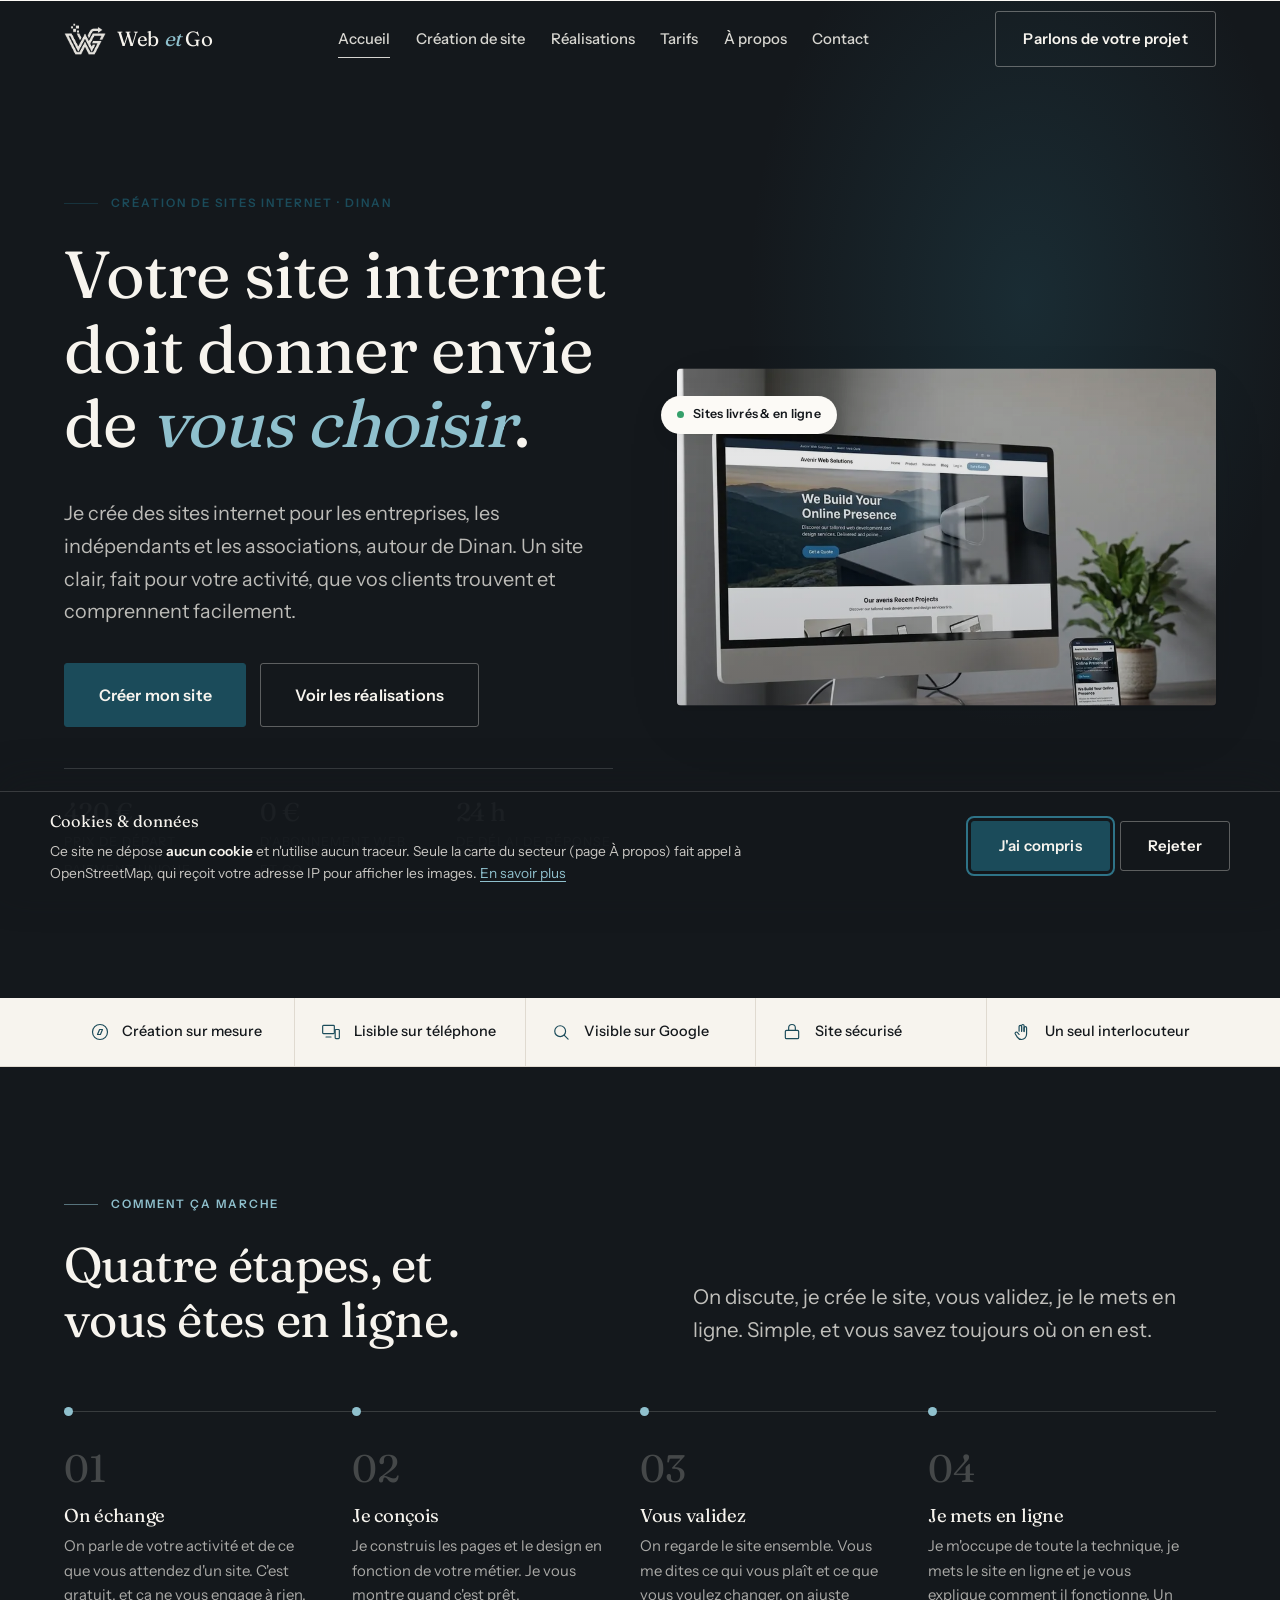
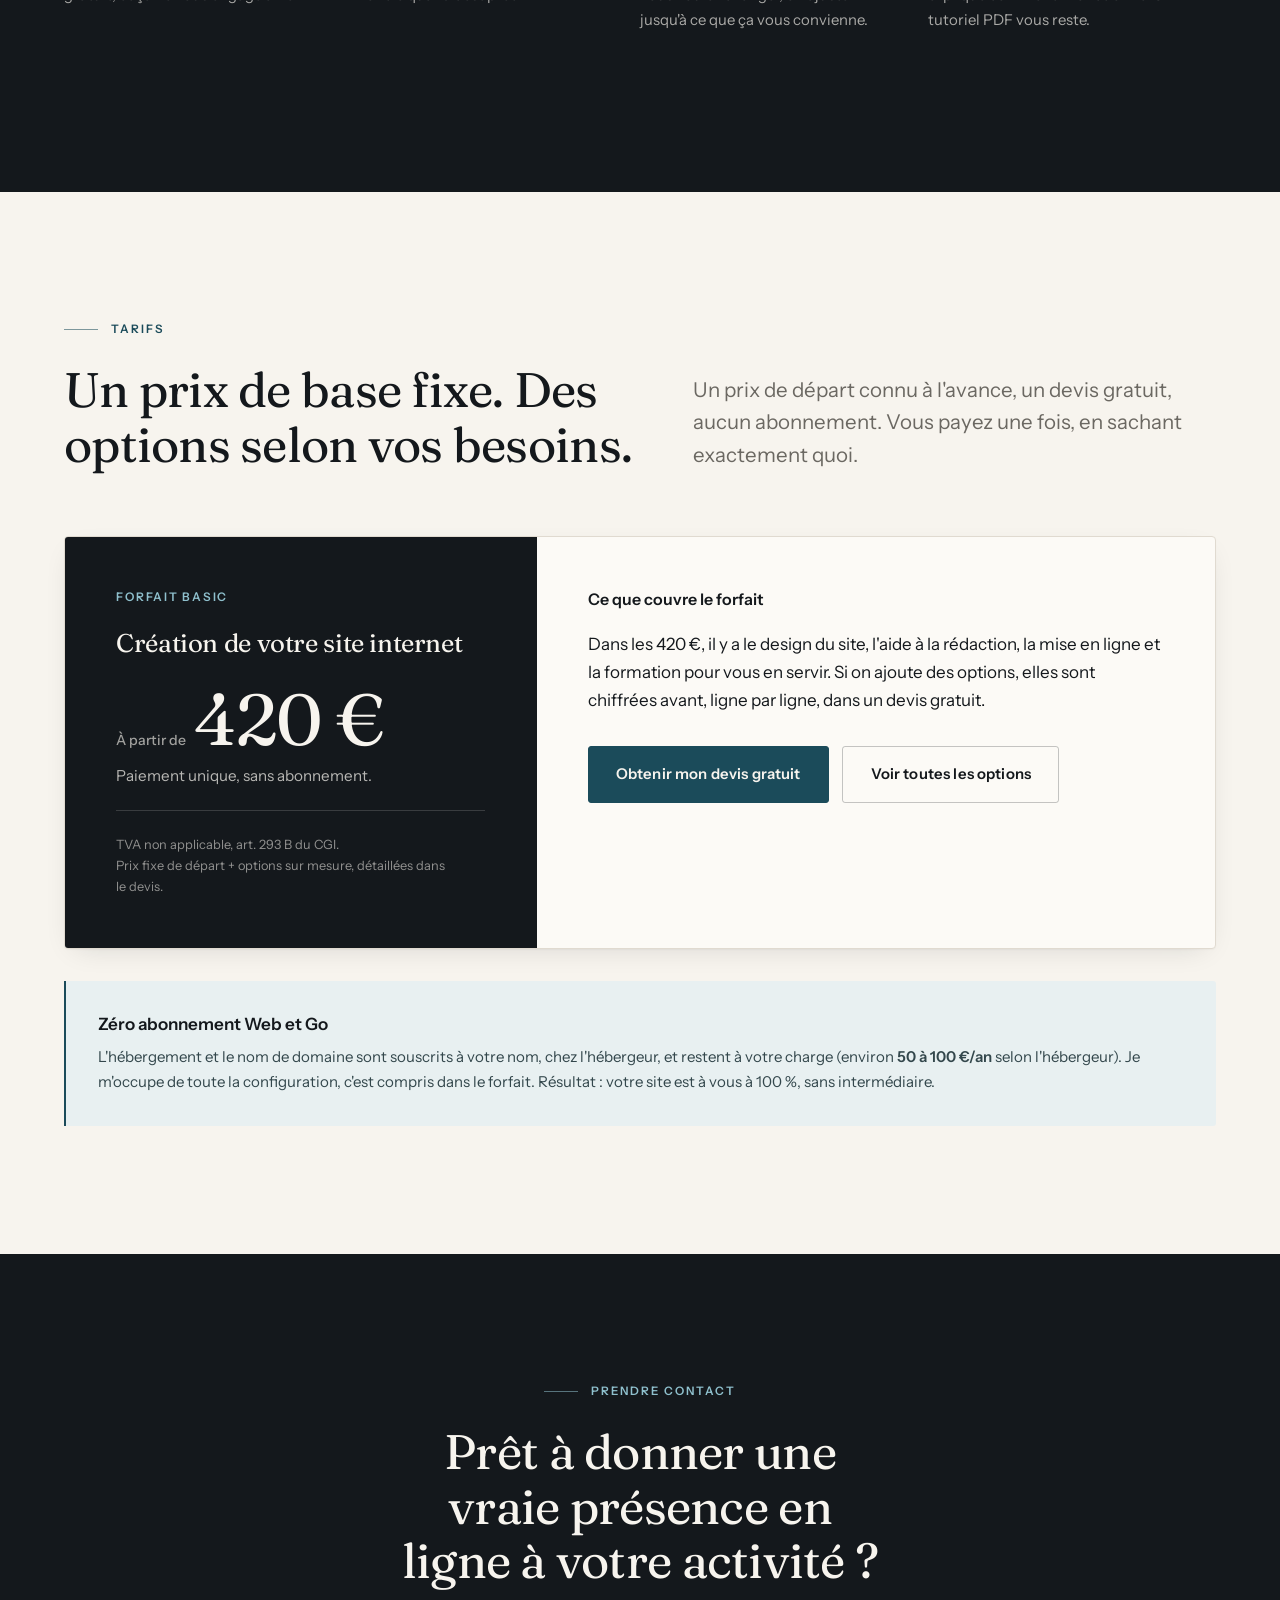
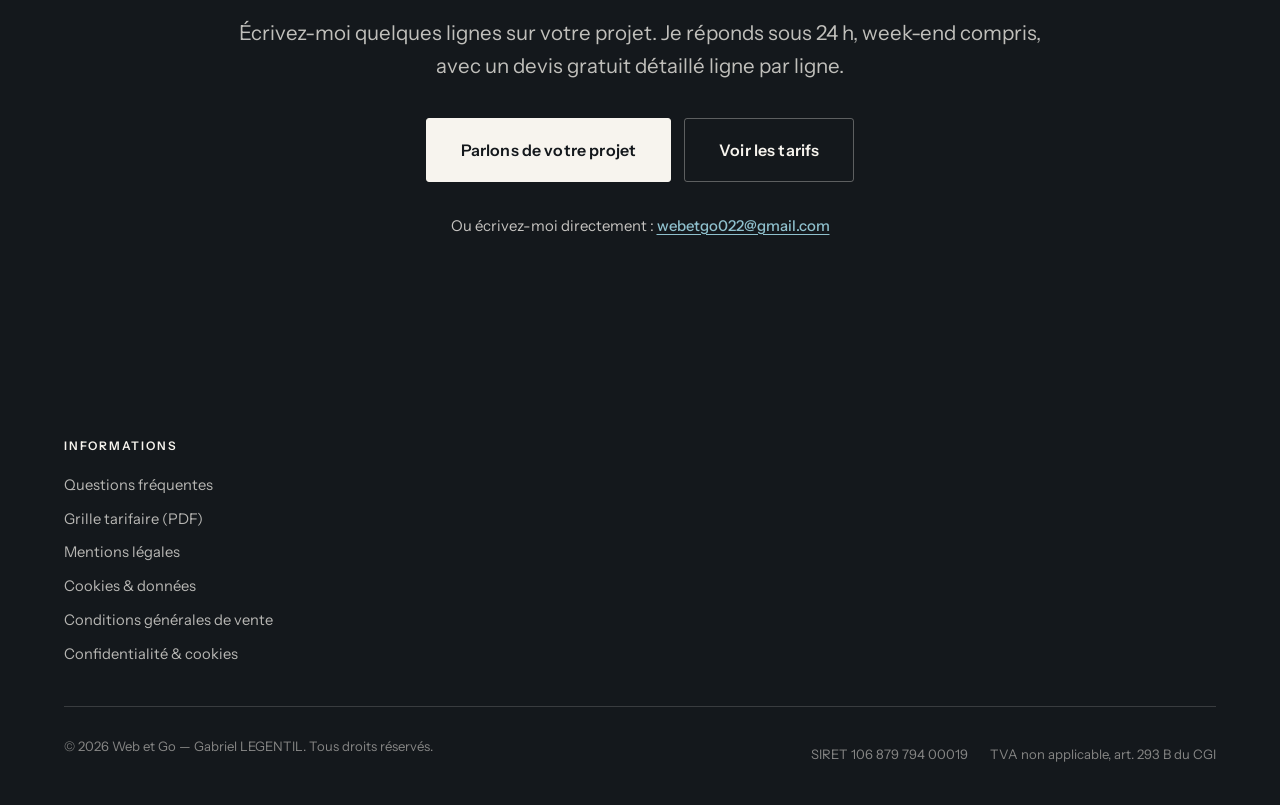
<file: index.html>
<!DOCTYPE html>
<html lang="fr" class="sans-js">
<head>
  <meta charset="utf-8">
  <meta name="viewport" content="width=device-width, initial-scale=1">
  <script>document.documentElement.classList.remove('sans-js');</script>
  <title>Web et Go — Création de site internet professionnel à Dinan</title>
  <meta name="description" content="Web et Go crée des sites internet professionnels pour les entreprises, indépendants et associations autour de Dinan. Design sur mesure, mise en ligne et référencement Google. À partir de 420 €, sans abonnement.">
  <link rel="canonical" href="https://www.webetgo.fr/index.html">
  <meta name="author" content="Gabriel LEGENTIL — Web et Go">
  <meta name="theme-color" content="#14181C">
  <meta name="format-detection" content="telephone=no">

  <meta property="og:type" content="website">
  <meta property="og:locale" content="fr_FR">
  <meta property="og:site_name" content="Web et Go">
  <meta property="og:title" content="Web et Go — Création de site internet professionnel à Dinan">
  <meta property="og:description" content="Web et Go crée des sites internet professionnels pour les entreprises, indépendants et associations autour de Dinan. Design sur mesure, mise en ligne et référencement Google. À partir de 420 €, sans abonnement.">
  <meta property="og:url" content="https://www.webetgo.fr/index.html">
  <meta property="og:image" content="https://www.webetgo.fr/assets/img/hero.webp">
  <meta property="og:image:alt" content="Web et Go — création de sites internet professionnels à Dinan">
  <meta name="twitter:card" content="summary_large_image">
  <meta name="twitter:title" content="Web et Go — Création de site internet professionnel à Dinan">
  <meta name="twitter:description" content="Web et Go crée des sites internet professionnels pour les entreprises, indépendants et associations autour de Dinan. Design sur mesure, mise en ligne et référencement Google. À partir de 420 €, sans abonnement.">
  <meta name="twitter:image" content="https://www.webetgo.fr/assets/img/hero.webp">

  <link rel="icon" href="favicon.ico" sizes="any">
  <link rel="icon" href="favicon-32.png" type="image/png" sizes="32x32">
  <link rel="icon" href="favicon-96.png" type="image/png" sizes="96x96">
  <link rel="apple-touch-icon" href="apple-touch-icon.png">
  <link rel="manifest" href="site.webmanifest">

  <link rel="preload" as="font" type="font/woff2" href="assets/fonts/Fraunces-latin.woff2" crossorigin>
  <link rel="preload" as="font" type="font/woff2" href="assets/fonts/InstrumentSans-latin.woff2" crossorigin>
  <link rel="preload" as="image" href="assets/img/hero.webp" imagesrcset="assets/img/hero-800.webp 900w, assets/img/hero.webp 1600w" imagesizes="(max-width: 999px) 92vw, 46vw" fetchpriority="high">
  <link rel="stylesheet" href="assets/css/main.css">
  <script type="application/ld+json">{
    "@context": "https://schema.org",
    "@type": "ProfessionalService",
    "@id": "https://www.webetgo.fr/#entreprise",
    "name": "Web et Go",
    "alternateName": "WebetGo",
    "description": "Création de sites internet professionnels pour les entreprises, indépendants et associations. Design sur mesure, mise en ligne, référencement Google. À partir de 420 €, sans abonnement.",
    "url": "https://www.webetgo.fr/",
    "email": "webetgo022@gmail.com",
    "image": "https://www.webetgo.fr/assets/img/hero.webp",
    "priceRange": "À partir de 420 €",
    "vatID": "TVA non applicable, art. 293 B du CGI",
    "founder": { "@type": "Person", "name": "Gabriel LEGENTIL" },
    "address": {
      "@type": "PostalAddress",
      "streetAddress": "38 Le Hambout",
      "postalCode": "22630",
      "addressLocality": "Saint-André-des-Eaux",
      "addressRegion": "Côtes-d'Armor",
      "addressCountry": "FR"
    },
    "areaServed": [
      { "@type": "City", "name": "Dinan" },
      { "@type": "City", "name": "Évran" },
      { "@type": "AdministrativeArea", "name": "Côtes-d'Armor" },
      { "@type": "AdministrativeArea", "name": "Bretagne" }
    ],
    "knowsLanguage": "fr",
    "makesOffer": {
      "@type": "Offer",
      "name": "Création de site internet — Forfait Basic",
      "description": "Site vitrine professionnel : design sur mesure, responsive, mise en ligne, configuration du nom de domaine et de l'hébergement, structure optimisée pour Google, conformité RGPD, formation et tutoriel PDF inclus.",
      "price": "420",
      "priceCurrency": "EUR",
      "availability": "https://schema.org/InStock"
    }
  }</script>
</head>
<body>
  <a class="evitement" href="#contenu">Aller au contenu principal</a>
  <header class="entete entete--transparent" data-entete data-entete-clair>
    <div class="entete__interieur">
      <a class="marque" href="index.html" aria-label="Web et Go — retour à l'accueil">
        <span class="marque__sigle">
          <img class="marque__logo marque__logo--sombre" src="assets/img/logo-mono.png"
               width="123" height="96" alt="" aria-hidden="true" decoding="async">
          <img class="marque__logo marque__logo--clair" src="assets/img/logo-mono-clair.png"
               width="123" height="96" alt="" aria-hidden="true" decoding="async">
        </span>
        <span class="marque__texte">Web <em>et</em> Go</span>
      </a>
      <nav class="nav" aria-label="Navigation principale">
          <a class="nav__lien" href="index.html" aria-current="page">Accueil</a>
          <a class="nav__lien" href="creation-de-site.html">Création de site</a>
          <a class="nav__lien" href="realisations.html">Réalisations</a>
          <a class="nav__lien" href="tarifs.html">Tarifs</a>
          <a class="nav__lien" href="a-propos.html">À propos</a>
          <a class="nav__lien" href="contact.html">Contact</a>
      </nav>
      <div class="entete__actions">
        <a class="btn btn--fantome" href="contact.html">Parlons de votre projet</a>
        <button class="hamburger" type="button" data-menu-bouton
                aria-expanded="false" aria-controls="menu-mobile" aria-label="Ouvrir le menu">
          <span></span><span></span><span></span>
        </button>
      </div>
    </div>
  </header>

  <div class="panneau" id="menu-mobile" data-menu-panneau>
    <nav class="panneau__nav" aria-label="Navigation mobile">
        <a class="panneau__lien" href="index.html" style="--i:0" aria-current="page">Accueil</a>
        <a class="panneau__lien" href="creation-de-site.html" style="--i:1">Création de site</a>
        <a class="panneau__lien" href="realisations.html" style="--i:2">Réalisations</a>
        <a class="panneau__lien" href="tarifs.html" style="--i:3">Tarifs</a>
        <a class="panneau__lien" href="a-propos.html" style="--i:4">À propos</a>
        <a class="panneau__lien" href="contact.html" style="--i:5">Contact</a>
    </nav>
    <div class="panneau__pied">
      <a class="btn btn--accent" href="contact.html">Parlons de votre projet</a>
      <p class="panneau__contact">
        Écrivez directement à <a href="mailto:webetgo022@gmail.com">webetgo022@gmail.com</a><br>
        Réponse sous 24&nbsp;h · Dinan, Évran et alentours
      </p>
    </div>
  </div>
  <main id="contenu">

  <!-- ================= HÉROS ================= -->
  <section class="hero">
    <div class="conteneur conteneur--large">
      <div class="hero__grille">

        <div class="hero__texte">
          <p class="surtitre">Création de sites internet · Dinan</p>
          <h1>Votre site internet doit donner envie de <em>vous choisir</em>.</h1>
          <p class="hero__chapo">
            Je crée des sites internet pour les entreprises, les indépendants et les
            associations, autour de Dinan. Un site clair, fait pour votre activité,
            que vos clients trouvent et comprennent facilement.
          </p>
          <div class="groupe-btn">
            <a class="btn btn--accent btn--large" href="contact.html">Créer mon site</a>
            <a class="btn btn--fantome btn--large" href="realisations.html">Voir les réalisations</a>
          </div>

          <div class="hero__reperes">
            <div class="hero__repere">
              <strong>420 €</strong>
              <span>Prix de départ, paiement unique</span>
            </div>
            <div class="hero__repere">
              <strong>0 €</strong>
              <span>D'abonnement Web et Go</span>
            </div>
            <div class="hero__repere">
              <strong>24 h</strong>
              <span>De délai de réponse</span>
            </div>
          </div>
        </div>

        <div class="hero__visuel">
          <div class="hero__photo" data-parallaxe="16">
            <img src="assets/img/hero.webp"
                 srcset="assets/img/hero-800.webp 900w, assets/img/hero.webp 1600w"
                 sizes="(max-width: 999px) 92vw, 46vw"
                 width="1600" height="1000" fetchpriority="high" decoding="async"
                 alt="Un site internet vitrine affiché sur un grand écran d'ordinateur et
                      repris sur un téléphone, posés sur un bureau clair.">
          </div>
          <span class="hero__etiquette"><i aria-hidden="true"></i>Sites livrés &amp; en ligne</span>
        </div>

      </div>
    </div>
  </section>

  <section class="reassurance" aria-label="Ce qui est compris dans chaque site">
    <div class="conteneur conteneur--large">
      <ul class="reassurance__liste">
        <li class="reassurance__item"><svg width="20" height="20" viewBox="0 0 24 24" fill="none" stroke="currentColor" stroke-width="1.4" stroke-linecap="round" stroke-linejoin="round" aria-hidden="true" focusable="false"><circle cx="12" cy="12" r="9"/><path d="m15 9-2.5 6L9 15l2.5-6L15 9Z"/></svg><span>Création sur mesure</span></li>
        <li class="reassurance__item"><svg width="20" height="20" viewBox="0 0 24 24" fill="none" stroke="currentColor" stroke-width="1.4" stroke-linecap="round" stroke-linejoin="round" aria-hidden="true" focusable="false"><rect x="2" y="4" width="14" height="10" rx="1"/><path d="M6 18h6"/><rect x="17" y="9" width="5" height="11" rx="1"/></svg><span>Lisible sur téléphone</span></li>
        <li class="reassurance__item"><svg width="20" height="20" viewBox="0 0 24 24" fill="none" stroke="currentColor" stroke-width="1.4" stroke-linecap="round" stroke-linejoin="round" aria-hidden="true" focusable="false"><circle cx="11" cy="11" r="6.5"/><path d="M16 16l4.5 4.5"/></svg><span>Visible sur Google</span></li>
        <li class="reassurance__item"><svg width="20" height="20" viewBox="0 0 24 24" fill="none" stroke="currentColor" stroke-width="1.4" stroke-linecap="round" stroke-linejoin="round" aria-hidden="true" focusable="false"><rect x="4" y="10" width="16" height="10" rx="1.5"/><path d="M8 10V7a4 4 0 0 1 8 0v3"/></svg><span>Site sécurisé</span></li>
        <li class="reassurance__item"><svg width="20" height="20" viewBox="0 0 24 24" fill="none" stroke="currentColor" stroke-width="1.4" stroke-linecap="round" stroke-linejoin="round" aria-hidden="true" focusable="false"><path d="M8.5 11V5.5a1.5 1.5 0 0 1 3 0V11"/><path d="M11.5 11V4.5a1.5 1.5 0 0 1 3 0V11"/><path d="M14.5 11.5V7a1.5 1.5 0 0 1 3 0v7.5c0 3.6-2.6 6.5-6 6.5-2.3 0-4-1-5.2-2.9L4 14.4a1.6 1.6 0 0 1 2.7-1.7l1.8 2.3"/></svg><span>Un seul interlocuteur</span></li>
      </ul>
    </div>
  </section>


  <!-- ================= COMMENT ÇA MARCHE ================= -->
  <section class="section sur-sombre" id="methode">
    <div class="conteneur">
      <div class="entete-section reveler">
        <div>
          <p class="surtitre">Comment ça marche</p>
          <h2>Quatre étapes, et vous êtes en ligne.</h2>
        </div>
        <div>
          <p class="chapo">
            On discute, je crée le site, vous validez, je le mets en ligne. Simple,
            et vous savez toujours où on en est.
          </p>
        </div>
      </div>

      <div class="etapes reveler" style="--retard:60ms">
        <article class="etape">
          <span class="etape__num">01</span>
          <h3>On échange</h3>
          <p>On parle de votre activité et de ce que vous attendez d'un site. C'est gratuit, et ça ne vous engage à rien.</p>
        </article>
        <article class="etape">
          <span class="etape__num">02</span>
          <h3>Je conçois</h3>
          <p>Je construis les pages et le design en fonction de votre métier. Je vous montre quand c'est prêt.</p>
        </article>
        <article class="etape">
          <span class="etape__num">03</span>
          <h3>Vous validez</h3>
          <p>On regarde le site ensemble. Vous me dites ce qui vous plaît et ce que vous voulez changer, on ajuste jusqu'à ce que ça vous convienne.</p>
        </article>
        <article class="etape">
          <span class="etape__num">04</span>
          <h3>Je mets en ligne</h3>
          <p>Je m'occupe de toute la technique, je mets le site en ligne et je vous explique comment il fonctionne. Un tutoriel PDF vous reste.</p>
        </article>
      </div>
    </div>
  </section>

  <!-- ================= TARIFS ================= -->
  <section class="section sur-ivoire" id="tarifs">
    <div class="conteneur">
      <div class="entete-section reveler">
        <div>
          <p class="surtitre">Tarifs</p>
          <h2>Un prix de base fixe. Des options selon vos besoins.</h2>
        </div>
        <div>
          <p class="chapo">
            Un prix de départ connu à l'avance, un devis gratuit, aucun abonnement.
            Vous payez une fois, en sachant exactement quoi.
          </p>
        </div>
      </div>

      <div class="tarif-principal reveler" style="--retard:60ms">
        <div class="tarif-principal__prix">
          <p class="etiquette">Forfait Basic</p>
          <h3>Création de votre site internet</h3>
          <p class="montant">
            <small>À partir de</small>
            <strong>420 €</strong>
          </p>
          <p style="color:rgba(247,244,238,.72);font-size:.95rem;margin:0">
            Paiement unique, sans abonnement.
          </p>
          <p class="mention">
            TVA non applicable, art. 293 B du CGI.<br>
            Prix fixe de départ + options sur mesure, détaillées dans le devis.
          </p>
        </div>
        <div class="tarif-principal__detail">
          <h4>Ce que couvre le forfait</h4>
          <p>
            Dans les 420 €, il y a le design du site, l'aide à la rédaction, la mise
            en ligne et la formation pour vous en servir. Si on ajoute des options,
            elles sont chiffrées avant, ligne par ligne, dans un devis gratuit.
          </p>
          <div class="groupe-btn">
            <a class="btn btn--accent" href="contact.html">Obtenir mon devis gratuit</a>
            <a class="btn btn--fantome" href="tarifs.html">Voir toutes les options</a>
          </div>
        </div>
      </div>

      <div class="encadre reveler" style="--retard:80ms; margin-top:2rem">
        <h4>Zéro abonnement Web et Go</h4>
        <p>
          L'hébergement et le nom de domaine sont souscrits à votre nom, chez
          l'hébergeur, et restent à votre charge (environ <strong>50 à 100 €/an</strong>
          selon l'hébergeur). Je m'occupe de toute la configuration, c'est compris dans
          le forfait. Résultat : votre site est à vous à 100 %, sans intermédiaire.
        </p>
      </div>
    </div>
  </section>

  <section class="section sur-sombre cta-final">
    <div class="conteneur conteneur--etroit reveler">
      <p class="surtitre surtitre--centre">Prendre contact</p>
      <h2>Prêt à donner une vraie présence en ligne à votre activité ?</h2>
      <p class="chapo">Écrivez-moi quelques lignes sur votre projet. Je réponds sous 24&nbsp;h, week-end compris, avec un devis gratuit détaillé ligne par ligne.</p>
      <div class="groupe-btn">
        <a class="btn btn--large" href="contact.html">Parlons de votre projet</a>
        <a class="btn btn--fantome btn--large" href="tarifs.html">Voir les tarifs</a>
      </div>
      <p class="cta-final__mail">
        Ou écrivez-moi directement : <a href="mailto:webetgo022@gmail.com">webetgo022@gmail.com</a>
      </p>
    </div>
  </section>

  </main>

  <footer class="pied">
    <div class="conteneur">
      <div class="pied__haut">
        <div>
          <h4>Informations</h4>
          <ul>
            <li><a href="tarifs.html#faq">Questions fréquentes</a></li>
            <li><a href="documents/grille-tarifaire-webetgo.pdf">Grille tarifaire (PDF)</a></li>
            <li><a href="mentions-legales.html">Mentions légales</a></li>
            <li><a href="confidentialite.html#cookies" data-bandeau-rouvrir>Cookies &amp; données</a></li>
            <li><a href="cgv.html">Conditions générales de vente</a></li>
            <li><a href="confidentialite.html">Confidentialité &amp; cookies</a></li>
          </ul>
        </div>
      </div>
      <div class="pied__bas">
        <p>© <span data-annee>2026</span> Web et Go — Gabriel LEGENTIL. Tous droits réservés.</p>
        <div class="pied__legal">
          <span>SIRET 106&nbsp;879&nbsp;794&nbsp;00019</span>
          <span>TVA non applicable, art.&nbsp;293&nbsp;B du CGI</span>
        </div>
      </div>
    </div>
  </footer>

  <div class="aviscook" data-bandeau hidden role="dialog" aria-modal="false"
       aria-labelledby="aviscook-titre" aria-describedby="aviscook-texte">
    <div class="aviscook__boite">
      <div>
        <p class="aviscook__titre" id="aviscook-titre">Cookies &amp; données</p>
        <p class="aviscook__texte" id="aviscook-texte">
          Ce site ne dépose <strong>aucun cookie</strong> et n'utilise aucun traceur.
          Seule la carte du secteur (page À propos) fait appel à OpenStreetMap, qui
          reçoit votre adresse IP pour afficher les images.
          <a href="confidentialite.html">En savoir plus</a>
        </p>
      </div>
      <div class="aviscook__actions">
        <button type="button" class="btn btn--accent" data-bandeau-accepter>
          J'ai compris
        </button>
        <button type="button" class="btn btn--fantome" data-bandeau-refuser
                aria-label="Rejeter l'affichage de la carte">
          Rejeter
        </button>
      </div>
    </div>
  </div>

  <script src="assets/js/site.js" defer></script>
  <script src="assets/js/bandeau.js" defer></script>
</body>
</html>
</file>
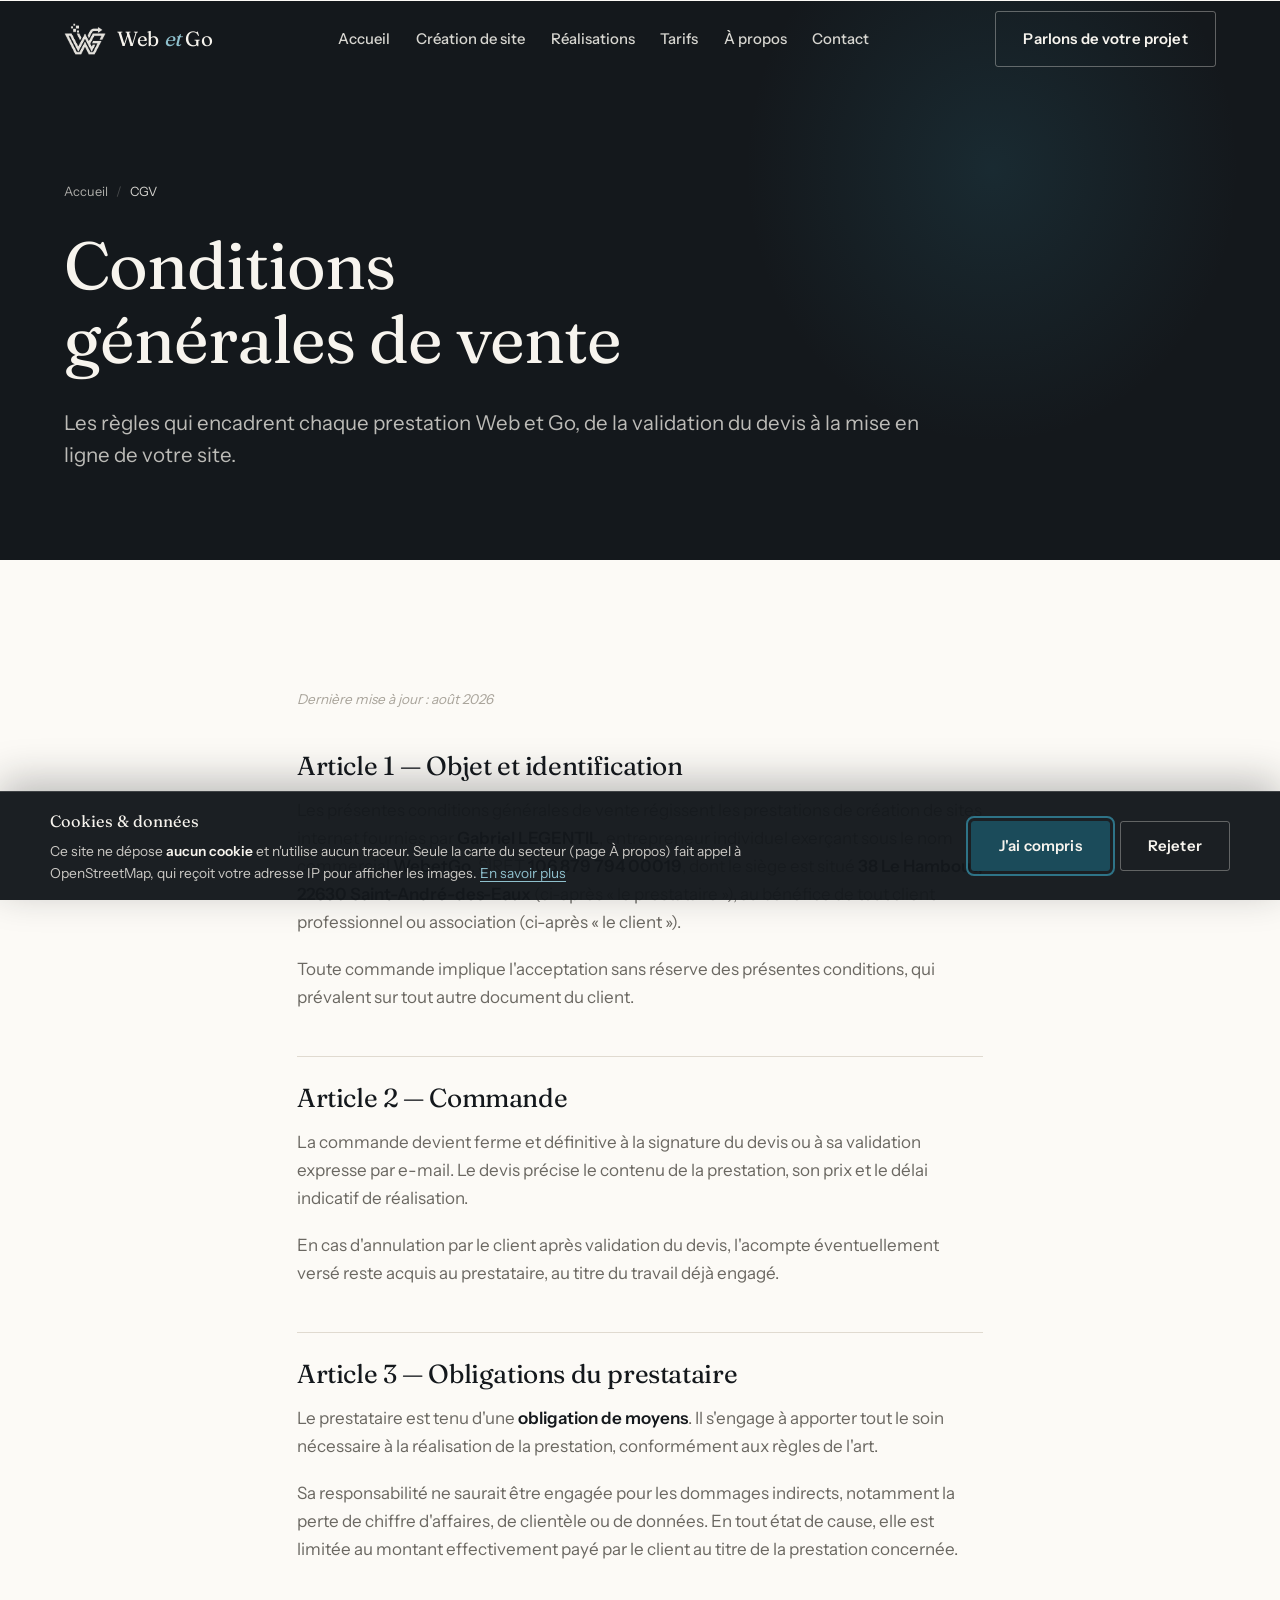
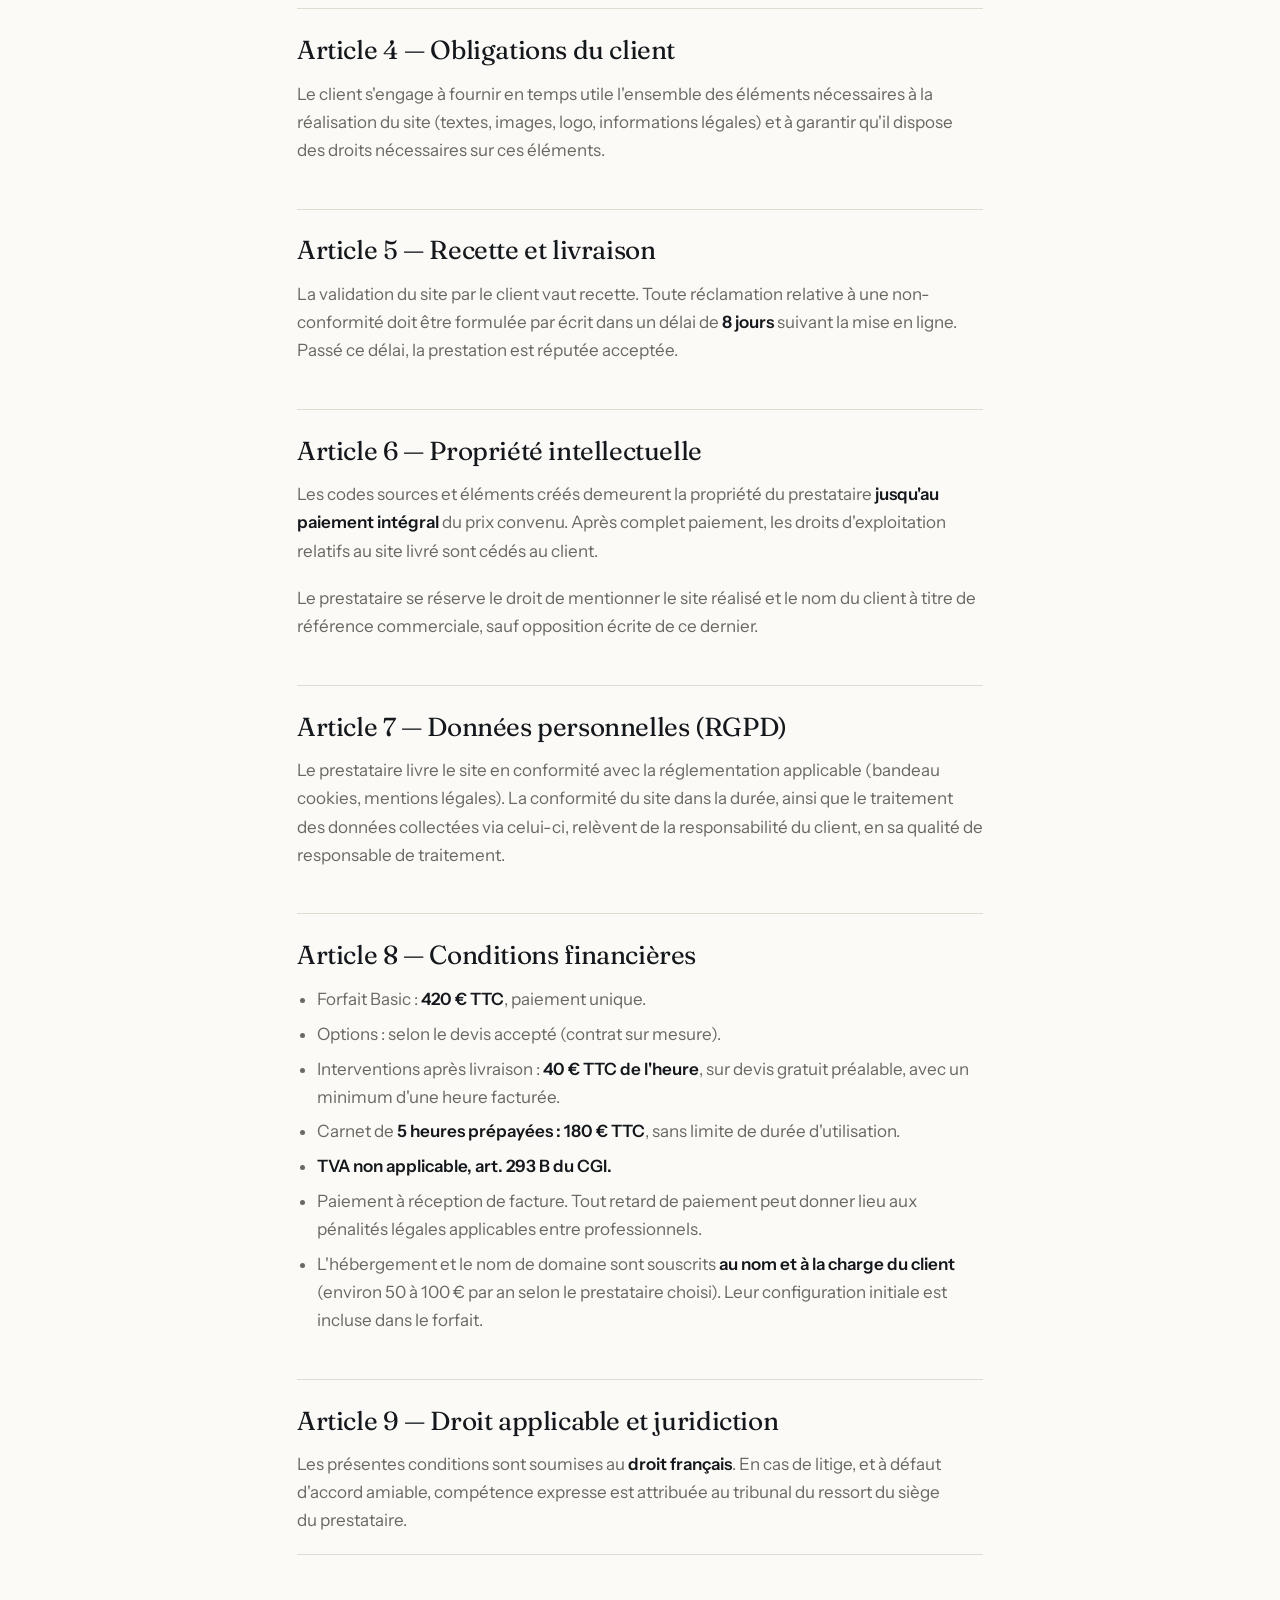
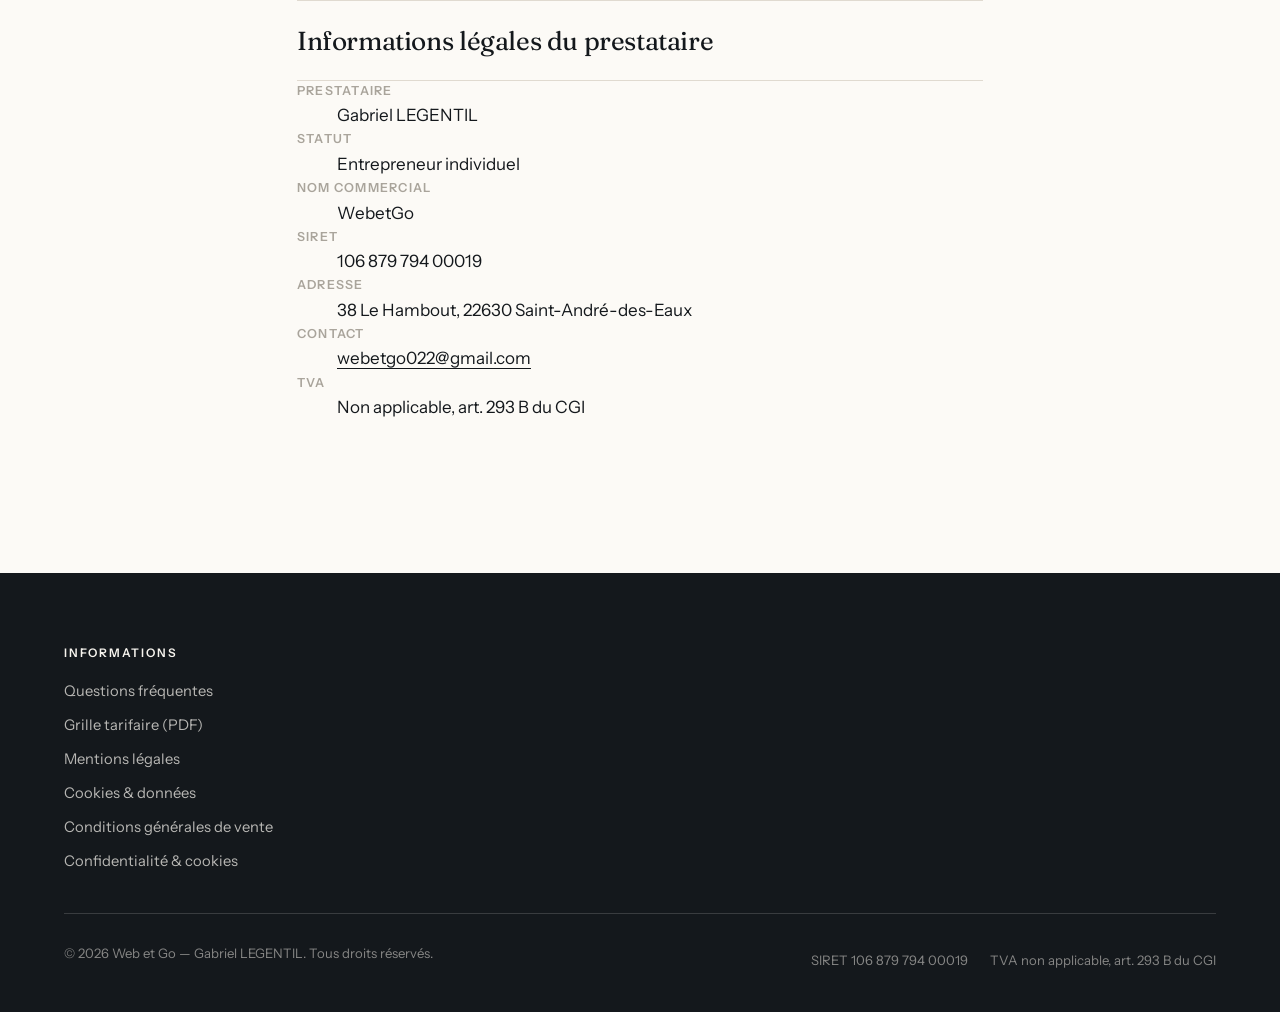
<file: cgv.html>
<!DOCTYPE html>
<html lang="fr" class="sans-js">
<head>
  <meta charset="utf-8">
  <meta name="viewport" content="width=device-width, initial-scale=1">
  <script>document.documentElement.classList.remove('sans-js');</script>
  <title>Conditions générales de vente | Web et Go</title>
  <meta name="description" content="Conditions générales de vente de Web et Go (Gabriel Legentil, WebetGo) : commande, livraison, propriété intellectuelle, tarifs et droit applicable.">
  <link rel="canonical" href="https://www.webetgo.fr/cgv.html">
  <meta name="author" content="Gabriel LEGENTIL — Web et Go">
  <meta name="theme-color" content="#14181C">
  <meta name="format-detection" content="telephone=no">

  <meta property="og:type" content="website">
  <meta property="og:locale" content="fr_FR">
  <meta property="og:site_name" content="Web et Go">
  <meta property="og:title" content="Conditions générales de vente | Web et Go">
  <meta property="og:description" content="Conditions générales de vente de Web et Go (Gabriel Legentil, WebetGo) : commande, livraison, propriété intellectuelle, tarifs et droit applicable.">
  <meta property="og:url" content="https://www.webetgo.fr/cgv.html">
  <meta property="og:image" content="https://www.webetgo.fr/assets/img/hero.webp">
  <meta property="og:image:alt" content="Web et Go — création de sites internet professionnels à Dinan">
  <meta name="twitter:card" content="summary_large_image">
  <meta name="twitter:title" content="Conditions générales de vente | Web et Go">
  <meta name="twitter:description" content="Conditions générales de vente de Web et Go (Gabriel Legentil, WebetGo) : commande, livraison, propriété intellectuelle, tarifs et droit applicable.">
  <meta name="twitter:image" content="https://www.webetgo.fr/assets/img/hero.webp">

  <link rel="icon" href="favicon.ico" sizes="any">
  <link rel="icon" href="favicon-32.png" type="image/png" sizes="32x32">
  <link rel="icon" href="favicon-96.png" type="image/png" sizes="96x96">
  <link rel="apple-touch-icon" href="apple-touch-icon.png">
  <link rel="manifest" href="site.webmanifest">

  <link rel="preload" as="font" type="font/woff2" href="assets/fonts/Fraunces-latin.woff2" crossorigin>
  <link rel="preload" as="font" type="font/woff2" href="assets/fonts/InstrumentSans-latin.woff2" crossorigin>
  <link rel="stylesheet" href="assets/css/main.css">
  <script type="application/ld+json">{
  "@context": "https://schema.org",
  "@type": "BreadcrumbList",
  "itemListElement": [
    {
      "@type": "ListItem",
      "position": 1,
      "name": "Accueil",
      "item": "https://www.webetgo.fr/index.html"
    },
    {
      "@type": "ListItem",
      "position": 2,
      "name": "CGV",
      "item": "https://www.webetgo.fr/cgv.html"
    }
  ]
}</script>
</head>
<body>
  <a class="evitement" href="#contenu">Aller au contenu principal</a>
  <header class="entete entete--transparent" data-entete data-entete-clair>
    <div class="entete__interieur">
      <a class="marque" href="index.html" aria-label="Web et Go — retour à l'accueil">
        <span class="marque__sigle">
          <img class="marque__logo marque__logo--sombre" src="assets/img/logo-mono.png"
               width="123" height="96" alt="" aria-hidden="true" decoding="async">
          <img class="marque__logo marque__logo--clair" src="assets/img/logo-mono-clair.png"
               width="123" height="96" alt="" aria-hidden="true" decoding="async">
        </span>
        <span class="marque__texte">Web <em>et</em> Go</span>
      </a>
      <nav class="nav" aria-label="Navigation principale">
          <a class="nav__lien" href="index.html">Accueil</a>
          <a class="nav__lien" href="creation-de-site.html">Création de site</a>
          <a class="nav__lien" href="realisations.html">Réalisations</a>
          <a class="nav__lien" href="tarifs.html">Tarifs</a>
          <a class="nav__lien" href="a-propos.html">À propos</a>
          <a class="nav__lien" href="contact.html">Contact</a>
      </nav>
      <div class="entete__actions">
        <a class="btn btn--fantome" href="contact.html">Parlons de votre projet</a>
        <button class="hamburger" type="button" data-menu-bouton
                aria-expanded="false" aria-controls="menu-mobile" aria-label="Ouvrir le menu">
          <span></span><span></span><span></span>
        </button>
      </div>
    </div>
  </header>

  <div class="panneau" id="menu-mobile" data-menu-panneau>
    <nav class="panneau__nav" aria-label="Navigation mobile">
        <a class="panneau__lien" href="index.html" style="--i:0">Accueil</a>
        <a class="panneau__lien" href="creation-de-site.html" style="--i:1">Création de site</a>
        <a class="panneau__lien" href="realisations.html" style="--i:2">Réalisations</a>
        <a class="panneau__lien" href="tarifs.html" style="--i:3">Tarifs</a>
        <a class="panneau__lien" href="a-propos.html" style="--i:4">À propos</a>
        <a class="panneau__lien" href="contact.html" style="--i:5">Contact</a>
    </nav>
    <div class="panneau__pied">
      <a class="btn btn--accent" href="contact.html">Parlons de votre projet</a>
      <p class="panneau__contact">
        Écrivez directement à <a href="mailto:webetgo022@gmail.com">webetgo022@gmail.com</a><br>
        Réponse sous 24&nbsp;h · Dinan, Évran et alentours
      </p>
    </div>
  </div>
  <section class="bandeau">
    <div class="conteneur bandeau__contenu">
      <ol class="fil" aria-label="Fil d'Ariane">
        <li><a href="index.html">Accueil</a></li><li><span aria-current="page">CGV</span></li>
      </ol>
      <h1>Conditions générales de vente</h1>
      <p class="chapo">Les règles qui encadrent chaque prestation Web et Go, de la validation du devis à la mise en ligne de votre site.</p>
      
    </div>
  </section>
  <main id="contenu">
  <section class="section">
    <div class="conteneur conteneur--etroit texte-legal">
      <p class="maj">Dernière mise à jour : août 2026</p>

      <h2>Article 1 — Objet et identification</h2>
      <p>
        Les présentes conditions générales de vente régissent les prestations de création
        de sites internet fournies par <strong>Gabriel LEGENTIL</strong>, entrepreneur
        individuel exerçant sous le nom commercial <strong>WebetGo</strong>, SIRET
        <strong>106 879 794 00019</strong>, dont le siège est situé
        <strong>38 Le Hambout, 22630 Saint-André-des-Eaux</strong> (ci-après « le
        prestataire »), au bénéfice de tout client professionnel ou association
        (ci-après « le client »).
      </p>
      <p>
        Toute commande implique l'acceptation sans réserve des présentes conditions, qui
        prévalent sur tout autre document du client.
      </p>

      <h2>Article 2 — Commande</h2>
      <p>
        La commande devient ferme et définitive à la signature du devis ou à sa validation
        expresse par e-mail. Le devis précise le contenu de la prestation, son prix et le
        délai indicatif de réalisation.
      </p>
      <p>
        En cas d'annulation par le client après validation du devis, l'acompte
        éventuellement versé reste acquis au prestataire, au titre du travail déjà engagé.
      </p>

      <h2>Article 3 — Obligations du prestataire</h2>
      <p>
        Le prestataire est tenu d'une <strong>obligation de moyens</strong>. Il s'engage à
        apporter tout le soin nécessaire à la réalisation de la prestation, conformément
        aux règles de l'art.
      </p>
      <p>
        Sa responsabilité ne saurait être engagée pour les dommages indirects, notamment la
        perte de chiffre d'affaires, de clientèle ou de données. En tout état de cause,
        elle est limitée au montant effectivement payé par le client au titre de la
        prestation concernée.
      </p>

      <h2>Article 4 — Obligations du client</h2>
      <p>
        Le client s'engage à fournir en temps utile l'ensemble des éléments nécessaires à
        la réalisation du site (textes, images, logo, informations légales) et à garantir
        qu'il dispose des droits nécessaires sur ces éléments.
      </p>

      <h2>Article 5 — Recette et livraison</h2>
      <p>
        La validation du site par le client vaut recette. Toute réclamation relative à une
        non-conformité doit être formulée par écrit dans un délai de <strong>8 jours</strong>
        suivant la mise en ligne. Passé ce délai, la prestation est réputée acceptée.
      </p>

      <h2>Article 6 — Propriété intellectuelle</h2>
      <p>
        Les codes sources et éléments créés demeurent la propriété du prestataire
        <strong>jusqu'au paiement intégral</strong> du prix convenu. Après complet
        paiement, les droits d'exploitation relatifs au site livré sont cédés au client.
      </p>
      <p>
        Le prestataire se réserve le droit de mentionner le site réalisé et le nom du
        client à titre de référence commerciale, sauf opposition écrite de ce dernier.
      </p>

      <h2>Article 7 — Données personnelles (RGPD)</h2>
      <p>
        Le prestataire livre le site en conformité avec la réglementation applicable
        (bandeau cookies, mentions légales). La conformité du site dans la durée, ainsi que
        le traitement des données collectées via celui-ci, relèvent de la responsabilité
        du client, en sa qualité de responsable de traitement.
      </p>

      <h2>Article 8 — Conditions financières</h2>
      <ul>
        <li>Forfait Basic : <strong>420 € TTC</strong>, paiement unique.</li>
        <li>Options : selon le devis accepté (contrat sur mesure).</li>
        <li>
          Interventions après livraison : <strong>40 € TTC de l'heure</strong>, sur devis
          gratuit préalable, avec un minimum d'une heure facturée.
        </li>
        <li>
          Carnet de <strong>5 heures prépayées : 180 € TTC</strong>, sans limite de durée
          d'utilisation.
        </li>
        <li>
          <strong>TVA non applicable, art. 293 B du CGI.</strong>
        </li>
        <li>
          Paiement à réception de facture. Tout retard de paiement peut donner lieu aux
          pénalités légales applicables entre professionnels.
        </li>
        <li>
          L'hébergement et le nom de domaine sont souscrits <strong>au nom et à la charge
          du client</strong> (environ 50 à 100 € par an selon le prestataire choisi). Leur
          configuration initiale est incluse dans le forfait.
        </li>
      </ul>

      <h2>Article 9 — Droit applicable et juridiction</h2>
      <p>
        Les présentes conditions sont soumises au <strong>droit français</strong>. En cas
        de litige, et à défaut d'accord amiable, compétence expresse est attribuée au
        tribunal du ressort du siège du prestataire.
      </p>

      <hr class="filet">

      <h2>Informations légales du prestataire</h2>
      <dl class="fiche">
        <div><dt class="cle">Prestataire</dt><dd class="val">Gabriel LEGENTIL</dd></div>
        <div><dt class="cle">Statut</dt><dd class="val">Entrepreneur individuel</dd></div>
        <div><dt class="cle">Nom commercial</dt><dd class="val">WebetGo</dd></div>
        <div><dt class="cle">SIRET</dt><dd class="val">106 879 794 00019</dd></div>
        <div><dt class="cle">Adresse</dt>
             <dd class="val">38 Le Hambout, 22630 Saint-André-des-Eaux</dd></div>
        <div><dt class="cle">Contact</dt>
             <dd class="val"><a href="mailto:webetgo022@gmail.com">webetgo022@gmail.com</a></dd></div>
        <div><dt class="cle">TVA</dt>
             <dd class="val">Non applicable, art. 293 B du CGI</dd></div>
      </dl>
    </div>
  </section>
  </main>

  <footer class="pied">
    <div class="conteneur">
      <div class="pied__haut">
        <div>
          <h4>Informations</h4>
          <ul>
            <li><a href="tarifs.html#faq">Questions fréquentes</a></li>
            <li><a href="documents/grille-tarifaire-webetgo.pdf">Grille tarifaire (PDF)</a></li>
            <li><a href="mentions-legales.html">Mentions légales</a></li>
            <li><a href="confidentialite.html#cookies" data-bandeau-rouvrir>Cookies &amp; données</a></li>
            <li><a href="cgv.html">Conditions générales de vente</a></li>
            <li><a href="confidentialite.html">Confidentialité &amp; cookies</a></li>
          </ul>
        </div>
      </div>
      <div class="pied__bas">
        <p>© <span data-annee>2026</span> Web et Go — Gabriel LEGENTIL. Tous droits réservés.</p>
        <div class="pied__legal">
          <span>SIRET 106&nbsp;879&nbsp;794&nbsp;00019</span>
          <span>TVA non applicable, art.&nbsp;293&nbsp;B du CGI</span>
        </div>
      </div>
    </div>
  </footer>

  <div class="aviscook" data-bandeau hidden role="dialog" aria-modal="false"
       aria-labelledby="aviscook-titre" aria-describedby="aviscook-texte">
    <div class="aviscook__boite">
      <div>
        <p class="aviscook__titre" id="aviscook-titre">Cookies &amp; données</p>
        <p class="aviscook__texte" id="aviscook-texte">
          Ce site ne dépose <strong>aucun cookie</strong> et n'utilise aucun traceur.
          Seule la carte du secteur (page À propos) fait appel à OpenStreetMap, qui
          reçoit votre adresse IP pour afficher les images.
          <a href="confidentialite.html">En savoir plus</a>
        </p>
      </div>
      <div class="aviscook__actions">
        <button type="button" class="btn btn--accent" data-bandeau-accepter>
          J'ai compris
        </button>
        <button type="button" class="btn btn--fantome" data-bandeau-refuser
                aria-label="Rejeter l'affichage de la carte">
          Rejeter
        </button>
      </div>
    </div>
  </div>

  <script src="assets/js/site.js" defer></script>
  <script src="assets/js/bandeau.js" defer></script>
</body>
</html>
</file>
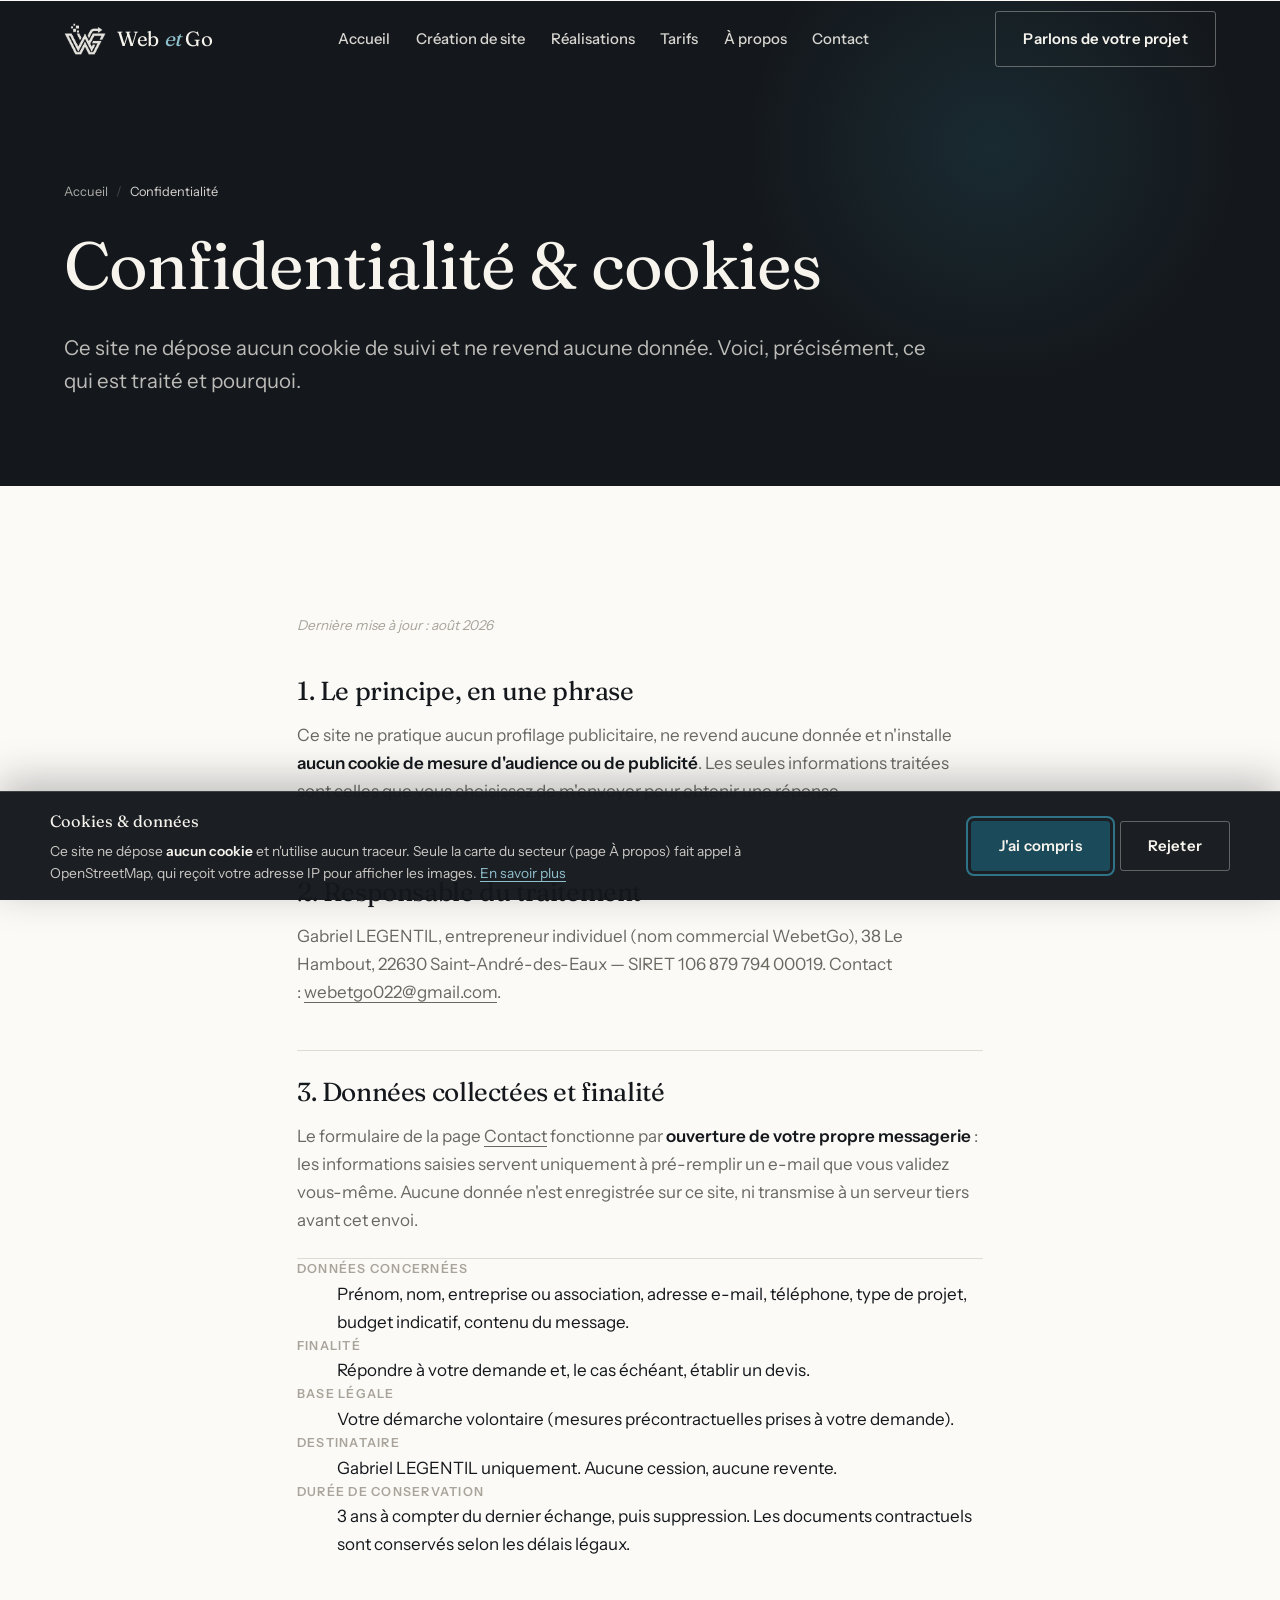
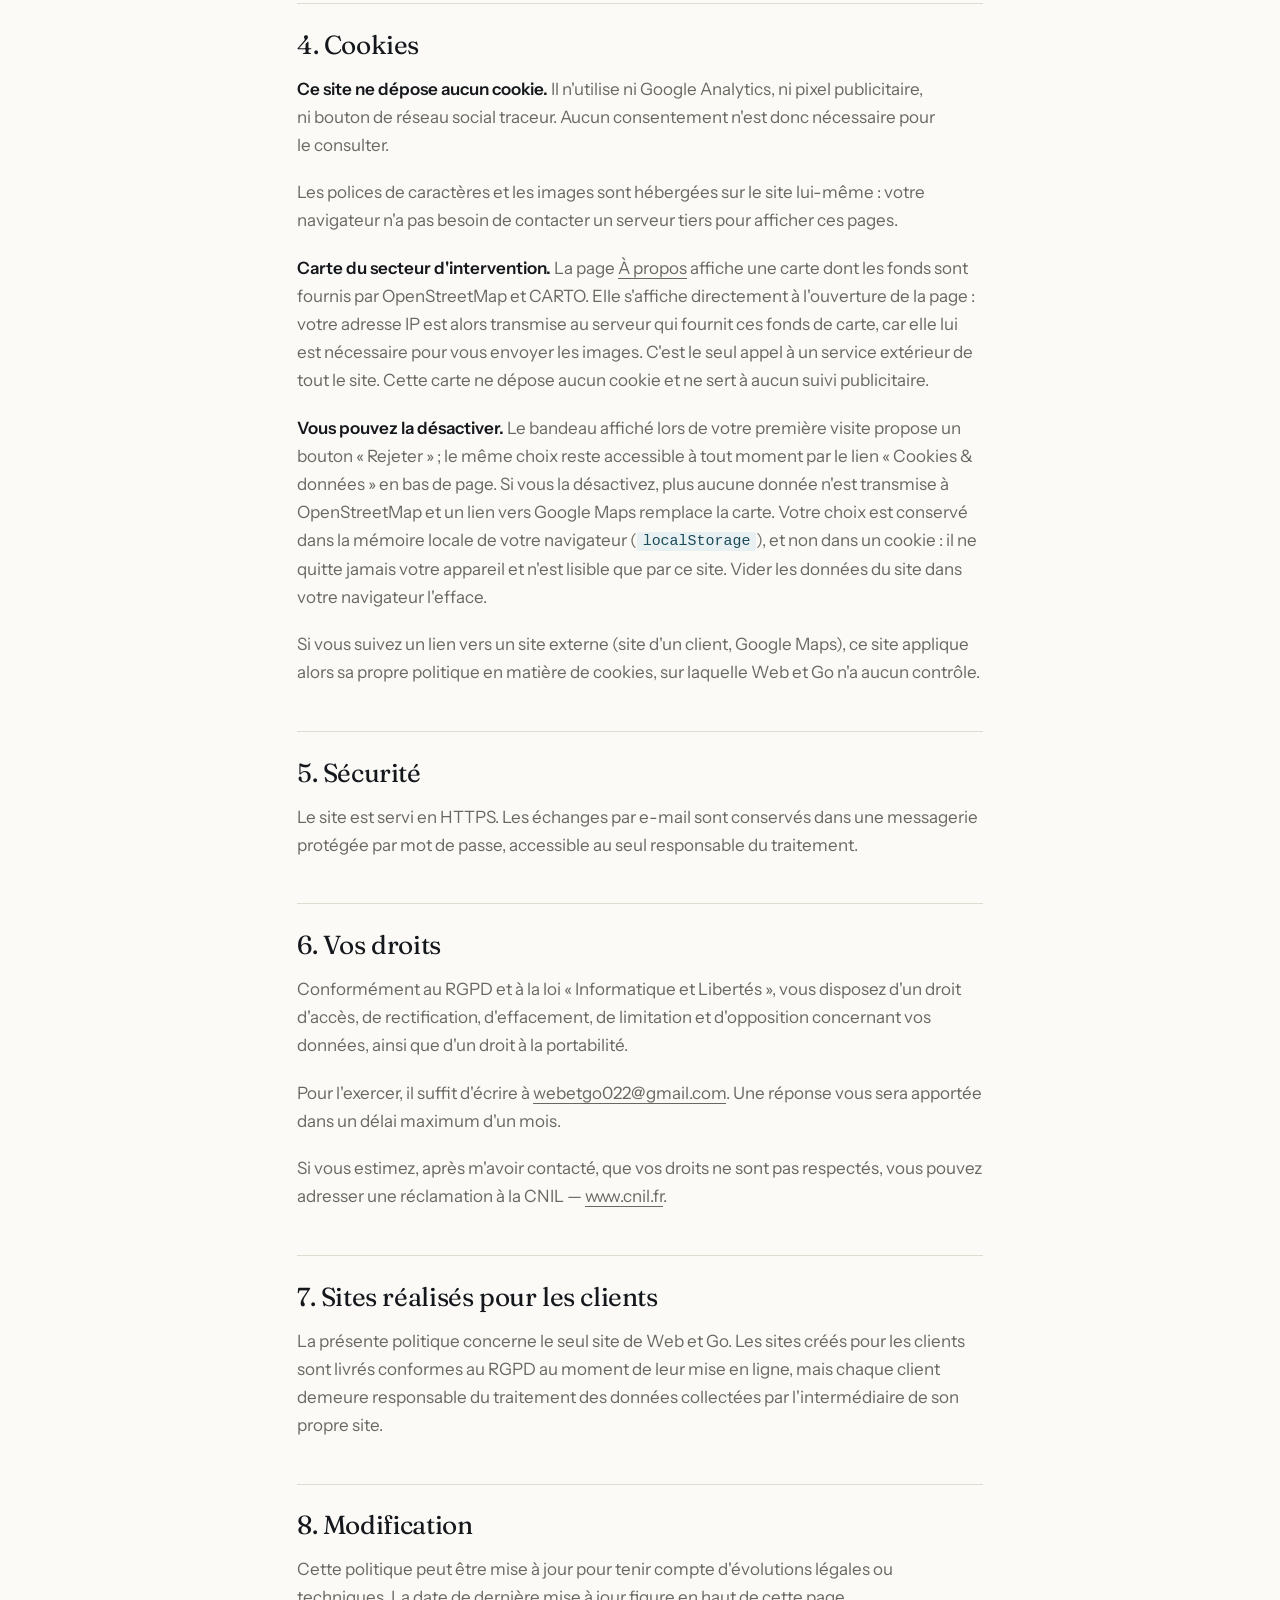
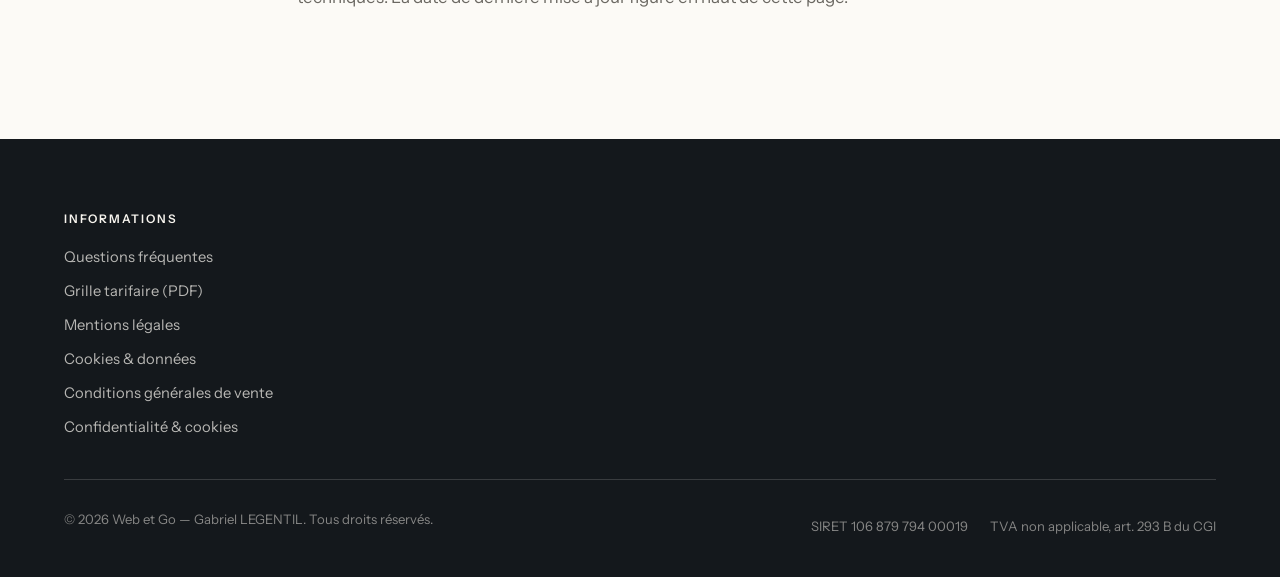
<file: confidentialite.html>
<!DOCTYPE html>
<html lang="fr" class="sans-js">
<head>
  <meta charset="utf-8">
  <meta name="viewport" content="width=device-width, initial-scale=1">
  <script>document.documentElement.classList.remove('sans-js');</script>
  <title>Confidentialité et cookies | Web et Go</title>
  <meta name="description" content="Politique de confidentialité de Web et Go : aucune donnée revendue, aucun cookie de suivi, vos droits RGPD et comment les exercer.">
  <link rel="canonical" href="https://www.webetgo.fr/confidentialite.html">
  <meta name="author" content="Gabriel LEGENTIL — Web et Go">
  <meta name="theme-color" content="#14181C">
  <meta name="format-detection" content="telephone=no">

  <meta property="og:type" content="website">
  <meta property="og:locale" content="fr_FR">
  <meta property="og:site_name" content="Web et Go">
  <meta property="og:title" content="Confidentialité et cookies | Web et Go">
  <meta property="og:description" content="Politique de confidentialité de Web et Go : aucune donnée revendue, aucun cookie de suivi, vos droits RGPD et comment les exercer.">
  <meta property="og:url" content="https://www.webetgo.fr/confidentialite.html">
  <meta property="og:image" content="https://www.webetgo.fr/assets/img/hero.webp">
  <meta property="og:image:alt" content="Web et Go — création de sites internet professionnels à Dinan">
  <meta name="twitter:card" content="summary_large_image">
  <meta name="twitter:title" content="Confidentialité et cookies | Web et Go">
  <meta name="twitter:description" content="Politique de confidentialité de Web et Go : aucune donnée revendue, aucun cookie de suivi, vos droits RGPD et comment les exercer.">
  <meta name="twitter:image" content="https://www.webetgo.fr/assets/img/hero.webp">

  <link rel="icon" href="favicon.ico" sizes="any">
  <link rel="icon" href="favicon-32.png" type="image/png" sizes="32x32">
  <link rel="icon" href="favicon-96.png" type="image/png" sizes="96x96">
  <link rel="apple-touch-icon" href="apple-touch-icon.png">
  <link rel="manifest" href="site.webmanifest">

  <link rel="preload" as="font" type="font/woff2" href="assets/fonts/Fraunces-latin.woff2" crossorigin>
  <link rel="preload" as="font" type="font/woff2" href="assets/fonts/InstrumentSans-latin.woff2" crossorigin>
  <link rel="stylesheet" href="assets/css/main.css">
  <script type="application/ld+json">{
  "@context": "https://schema.org",
  "@type": "BreadcrumbList",
  "itemListElement": [
    {
      "@type": "ListItem",
      "position": 1,
      "name": "Accueil",
      "item": "https://www.webetgo.fr/index.html"
    },
    {
      "@type": "ListItem",
      "position": 2,
      "name": "Confidentialité",
      "item": "https://www.webetgo.fr/confidentialite.html"
    }
  ]
}</script>
</head>
<body>
  <a class="evitement" href="#contenu">Aller au contenu principal</a>
  <header class="entete entete--transparent" data-entete data-entete-clair>
    <div class="entete__interieur">
      <a class="marque" href="index.html" aria-label="Web et Go — retour à l'accueil">
        <span class="marque__sigle">
          <img class="marque__logo marque__logo--sombre" src="assets/img/logo-mono.png"
               width="123" height="96" alt="" aria-hidden="true" decoding="async">
          <img class="marque__logo marque__logo--clair" src="assets/img/logo-mono-clair.png"
               width="123" height="96" alt="" aria-hidden="true" decoding="async">
        </span>
        <span class="marque__texte">Web <em>et</em> Go</span>
      </a>
      <nav class="nav" aria-label="Navigation principale">
          <a class="nav__lien" href="index.html">Accueil</a>
          <a class="nav__lien" href="creation-de-site.html">Création de site</a>
          <a class="nav__lien" href="realisations.html">Réalisations</a>
          <a class="nav__lien" href="tarifs.html">Tarifs</a>
          <a class="nav__lien" href="a-propos.html">À propos</a>
          <a class="nav__lien" href="contact.html">Contact</a>
      </nav>
      <div class="entete__actions">
        <a class="btn btn--fantome" href="contact.html">Parlons de votre projet</a>
        <button class="hamburger" type="button" data-menu-bouton
                aria-expanded="false" aria-controls="menu-mobile" aria-label="Ouvrir le menu">
          <span></span><span></span><span></span>
        </button>
      </div>
    </div>
  </header>

  <div class="panneau" id="menu-mobile" data-menu-panneau>
    <nav class="panneau__nav" aria-label="Navigation mobile">
        <a class="panneau__lien" href="index.html" style="--i:0">Accueil</a>
        <a class="panneau__lien" href="creation-de-site.html" style="--i:1">Création de site</a>
        <a class="panneau__lien" href="realisations.html" style="--i:2">Réalisations</a>
        <a class="panneau__lien" href="tarifs.html" style="--i:3">Tarifs</a>
        <a class="panneau__lien" href="a-propos.html" style="--i:4">À propos</a>
        <a class="panneau__lien" href="contact.html" style="--i:5">Contact</a>
    </nav>
    <div class="panneau__pied">
      <a class="btn btn--accent" href="contact.html">Parlons de votre projet</a>
      <p class="panneau__contact">
        Écrivez directement à <a href="mailto:webetgo022@gmail.com">webetgo022@gmail.com</a><br>
        Réponse sous 24&nbsp;h · Dinan, Évran et alentours
      </p>
    </div>
  </div>
  <section class="bandeau">
    <div class="conteneur bandeau__contenu">
      <ol class="fil" aria-label="Fil d'Ariane">
        <li><a href="index.html">Accueil</a></li><li><span aria-current="page">Confidentialité</span></li>
      </ol>
      <h1>Confidentialité &amp; cookies</h1>
      <p class="chapo">Ce site ne dépose aucun cookie de suivi et ne revend aucune donnée. Voici, précisément, ce qui est traité et pourquoi.</p>
      
    </div>
  </section>
  <main id="contenu">
  <section class="section">
    <div class="conteneur conteneur--etroit texte-legal">
      <p class="maj">Dernière mise à jour : août 2026</p>

      <h2>1. Le principe, en une phrase</h2>
      <p>
        Ce site ne pratique aucun profilage publicitaire, ne revend aucune donnée et
        n'installe <strong>aucun cookie de mesure d'audience ou de publicité</strong>. Les
        seules informations traitées sont celles que vous choisissez de m'envoyer pour
        obtenir une réponse.
      </p>

      <h2>2. Responsable du traitement</h2>
      <p>
        Gabriel LEGENTIL, entrepreneur individuel (nom commercial WebetGo), 38 Le Hambout,
        22630 Saint-André-des-Eaux — SIRET 106 879 794 00019.
        Contact : <a href="mailto:webetgo022@gmail.com">webetgo022@gmail.com</a>.
      </p>

      <h2>3. Données collectées et finalité</h2>
      <p>
        Le formulaire de la page <a href="contact.html">Contact</a> fonctionne
        par <strong>ouverture de votre propre messagerie</strong> : les informations
        saisies servent uniquement à pré-remplir un e-mail que vous validez vous-même.
        Aucune donnée n'est enregistrée sur ce site, ni transmise à un serveur tiers avant
        cet envoi.
      </p>
      <dl class="fiche">
        <div><dt class="cle">Données concernées</dt>
             <dd class="val">Prénom, nom, entreprise ou association, adresse e-mail,
                 téléphone, type de projet, budget indicatif, contenu du message.</dd></div>
        <div><dt class="cle">Finalité</dt>
             <dd class="val">Répondre à votre demande et, le cas échéant, établir un devis.</dd></div>
        <div><dt class="cle">Base légale</dt>
             <dd class="val">Votre démarche volontaire (mesures précontractuelles prises
                 à votre demande).</dd></div>
        <div><dt class="cle">Destinataire</dt>
             <dd class="val">Gabriel LEGENTIL uniquement. Aucune cession, aucune revente.</dd></div>
        <div><dt class="cle">Durée de conservation</dt>
             <dd class="val">3 ans à compter du dernier échange, puis suppression. Les
                 documents contractuels sont conservés selon les délais légaux.</dd></div>
      </dl>

      <h2 id="cookies">4. Cookies</h2>
      <p>
        <strong>Ce site ne dépose aucun cookie.</strong> Il n'utilise ni Google Analytics,
        ni pixel publicitaire, ni bouton de réseau social traceur. Aucun consentement n'est
        donc nécessaire pour le consulter.
      </p>
      <p>
        Les polices de caractères et les images sont hébergées sur le site lui-même : votre
        navigateur n'a pas besoin de contacter un serveur tiers pour afficher ces pages.
      </p>
      <p>
        <strong>Carte du secteur d'intervention.</strong> La page
        <a href="a-propos.html#zone">À propos</a> affiche une carte dont les fonds sont
        fournis par OpenStreetMap et CARTO. Elle s'affiche directement à l'ouverture de la
        page : votre adresse IP est alors transmise au serveur qui fournit ces fonds de
        carte, car elle lui est nécessaire pour vous envoyer les images. C'est le seul
        appel à un service extérieur de tout le site. Cette carte ne dépose aucun cookie
        et ne sert à aucun suivi publicitaire.
      </p>
      <p>
        <strong>Vous pouvez la désactiver.</strong> Le bandeau affiché lors de votre
        première visite propose un bouton « Rejeter » ; le même choix reste
        accessible à tout moment par le lien « Cookies &amp; données » en bas de page. Si
        vous la désactivez, plus aucune donnée n'est transmise à OpenStreetMap et un lien
        vers Google Maps remplace la carte. Votre choix est conservé dans la mémoire locale
        de votre navigateur (<code>localStorage</code>), et non dans un cookie : il ne
        quitte jamais votre appareil et n'est lisible que par ce site. Vider les données du
        site dans votre navigateur l'efface.
      </p>
      <p>
        Si vous suivez un lien vers un site externe (site d'un client, Google Maps), ce site
        applique alors sa propre politique en matière de cookies, sur laquelle Web et Go n'a
        aucun contrôle.
      </p>

      <h2>5. Sécurité</h2>
      <p>
        Le site est servi en HTTPS. Les échanges par e-mail sont conservés dans une
        messagerie protégée par mot de passe, accessible au seul responsable du traitement.
      </p>

      <h2>6. Vos droits</h2>
      <p>
        Conformément au RGPD et à la loi « Informatique et Libertés », vous disposez d'un
        droit d'accès, de rectification, d'effacement, de limitation et d'opposition
        concernant vos données, ainsi que d'un droit à la portabilité.
      </p>
      <p>
        Pour l'exercer, il suffit d'écrire à <a href="mailto:webetgo022@gmail.com">webetgo022@gmail.com</a>. Une
        réponse vous sera apportée dans un délai maximum d'un mois.
      </p>
      <p>
        Si vous estimez, après m'avoir contacté, que vos droits ne sont pas respectés, vous
        pouvez adresser une réclamation à la CNIL —
        <a href="https://www.cnil.fr" target="_blank" rel="noopener">www.cnil.fr</a>.
      </p>

      <h2>7. Sites réalisés pour les clients</h2>
      <p>
        La présente politique concerne le seul site de Web et Go. Les sites créés pour les
        clients sont livrés conformes au RGPD au moment de leur mise en ligne, mais chaque
        client demeure responsable du traitement des données collectées par l'intermédiaire
        de son propre site.
      </p>

      <h2>8. Modification</h2>
      <p>
        Cette politique peut être mise à jour pour tenir compte d'évolutions légales ou
        techniques. La date de dernière mise à jour figure en haut de cette page.
      </p>
    </div>
  </section>
  </main>

  <footer class="pied">
    <div class="conteneur">
      <div class="pied__haut">
        <div>
          <h4>Informations</h4>
          <ul>
            <li><a href="tarifs.html#faq">Questions fréquentes</a></li>
            <li><a href="documents/grille-tarifaire-webetgo.pdf">Grille tarifaire (PDF)</a></li>
            <li><a href="mentions-legales.html">Mentions légales</a></li>
            <li><a href="confidentialite.html#cookies" data-bandeau-rouvrir>Cookies &amp; données</a></li>
            <li><a href="cgv.html">Conditions générales de vente</a></li>
            <li><a href="confidentialite.html">Confidentialité &amp; cookies</a></li>
          </ul>
        </div>
      </div>
      <div class="pied__bas">
        <p>© <span data-annee>2026</span> Web et Go — Gabriel LEGENTIL. Tous droits réservés.</p>
        <div class="pied__legal">
          <span>SIRET 106&nbsp;879&nbsp;794&nbsp;00019</span>
          <span>TVA non applicable, art.&nbsp;293&nbsp;B du CGI</span>
        </div>
      </div>
    </div>
  </footer>

  <div class="aviscook" data-bandeau hidden role="dialog" aria-modal="false"
       aria-labelledby="aviscook-titre" aria-describedby="aviscook-texte">
    <div class="aviscook__boite">
      <div>
        <p class="aviscook__titre" id="aviscook-titre">Cookies &amp; données</p>
        <p class="aviscook__texte" id="aviscook-texte">
          Ce site ne dépose <strong>aucun cookie</strong> et n'utilise aucun traceur.
          Seule la carte du secteur (page À propos) fait appel à OpenStreetMap, qui
          reçoit votre adresse IP pour afficher les images.
          <a href="confidentialite.html">En savoir plus</a>
        </p>
      </div>
      <div class="aviscook__actions">
        <button type="button" class="btn btn--accent" data-bandeau-accepter>
          J'ai compris
        </button>
        <button type="button" class="btn btn--fantome" data-bandeau-refuser
                aria-label="Rejeter l'affichage de la carte">
          Rejeter
        </button>
      </div>
    </div>
  </div>

  <script src="assets/js/site.js" defer></script>
  <script src="assets/js/bandeau.js" defer></script>
</body>
</html>
</file>
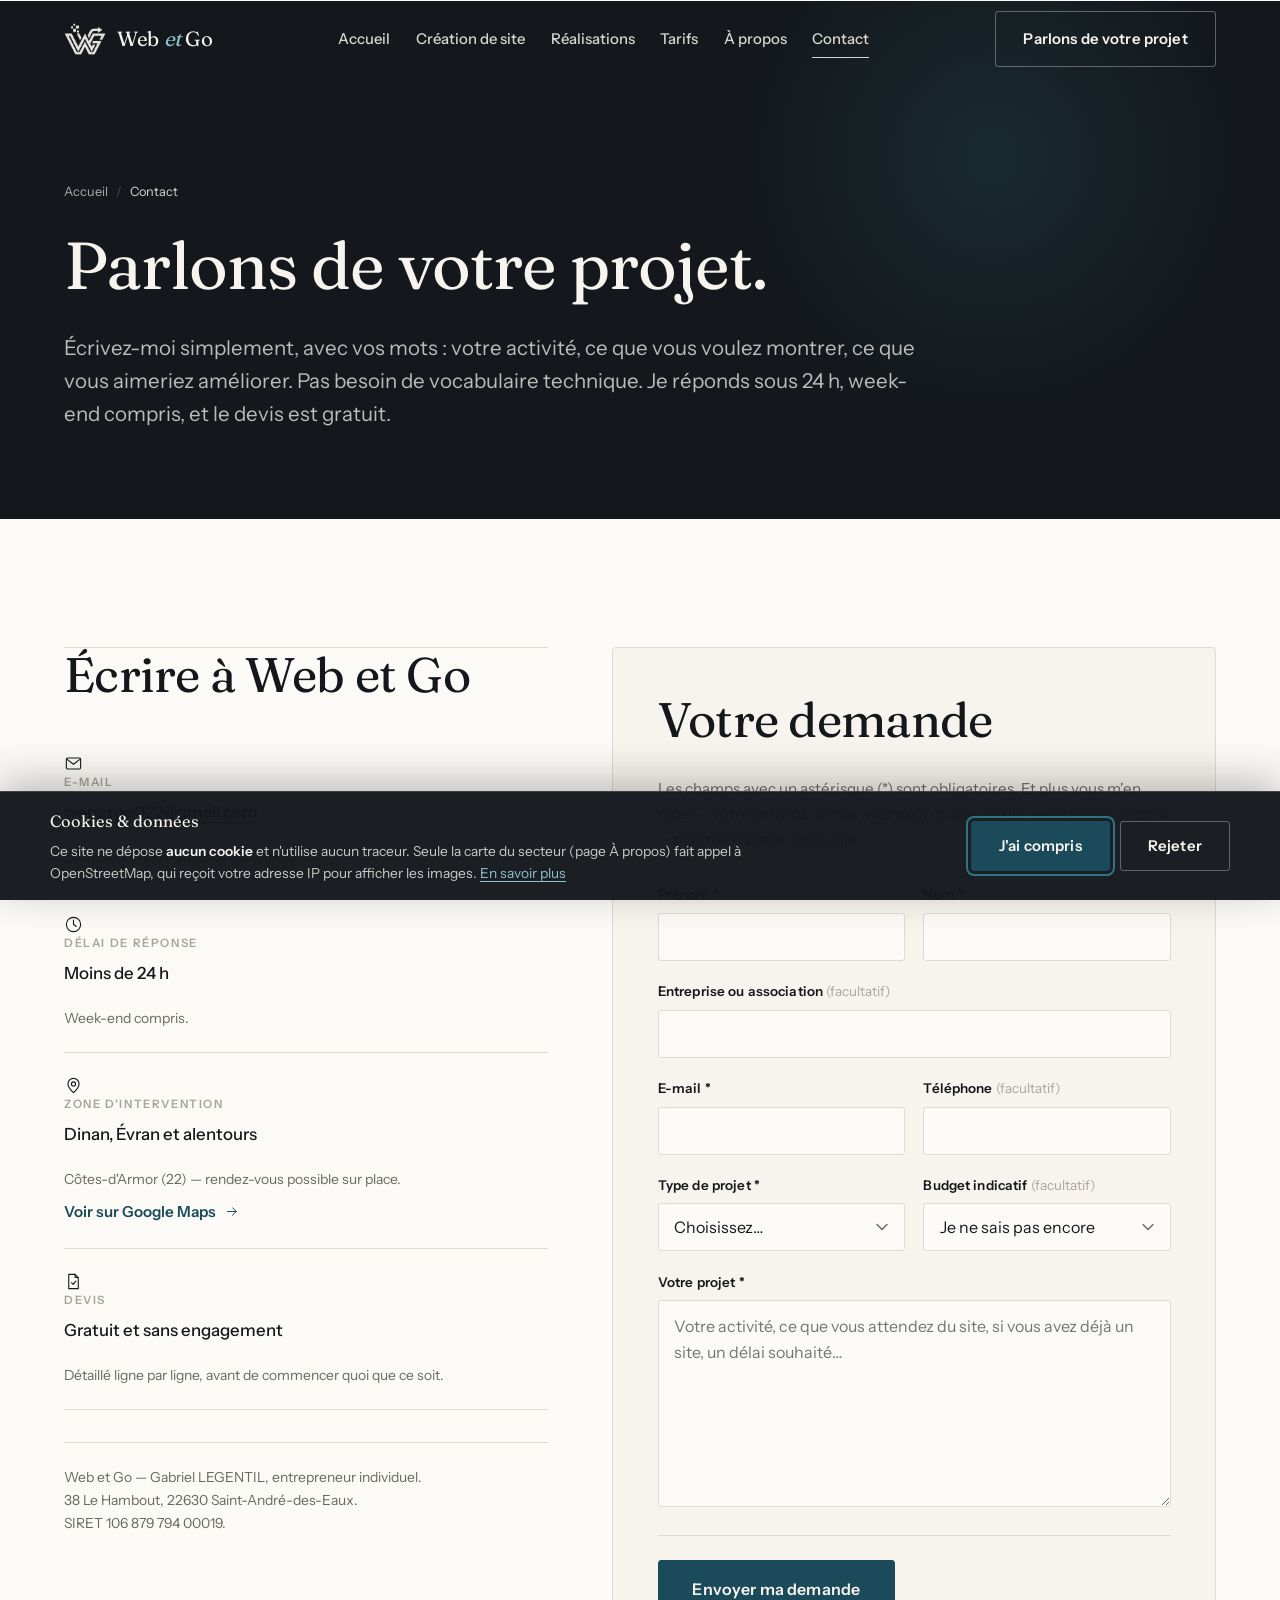
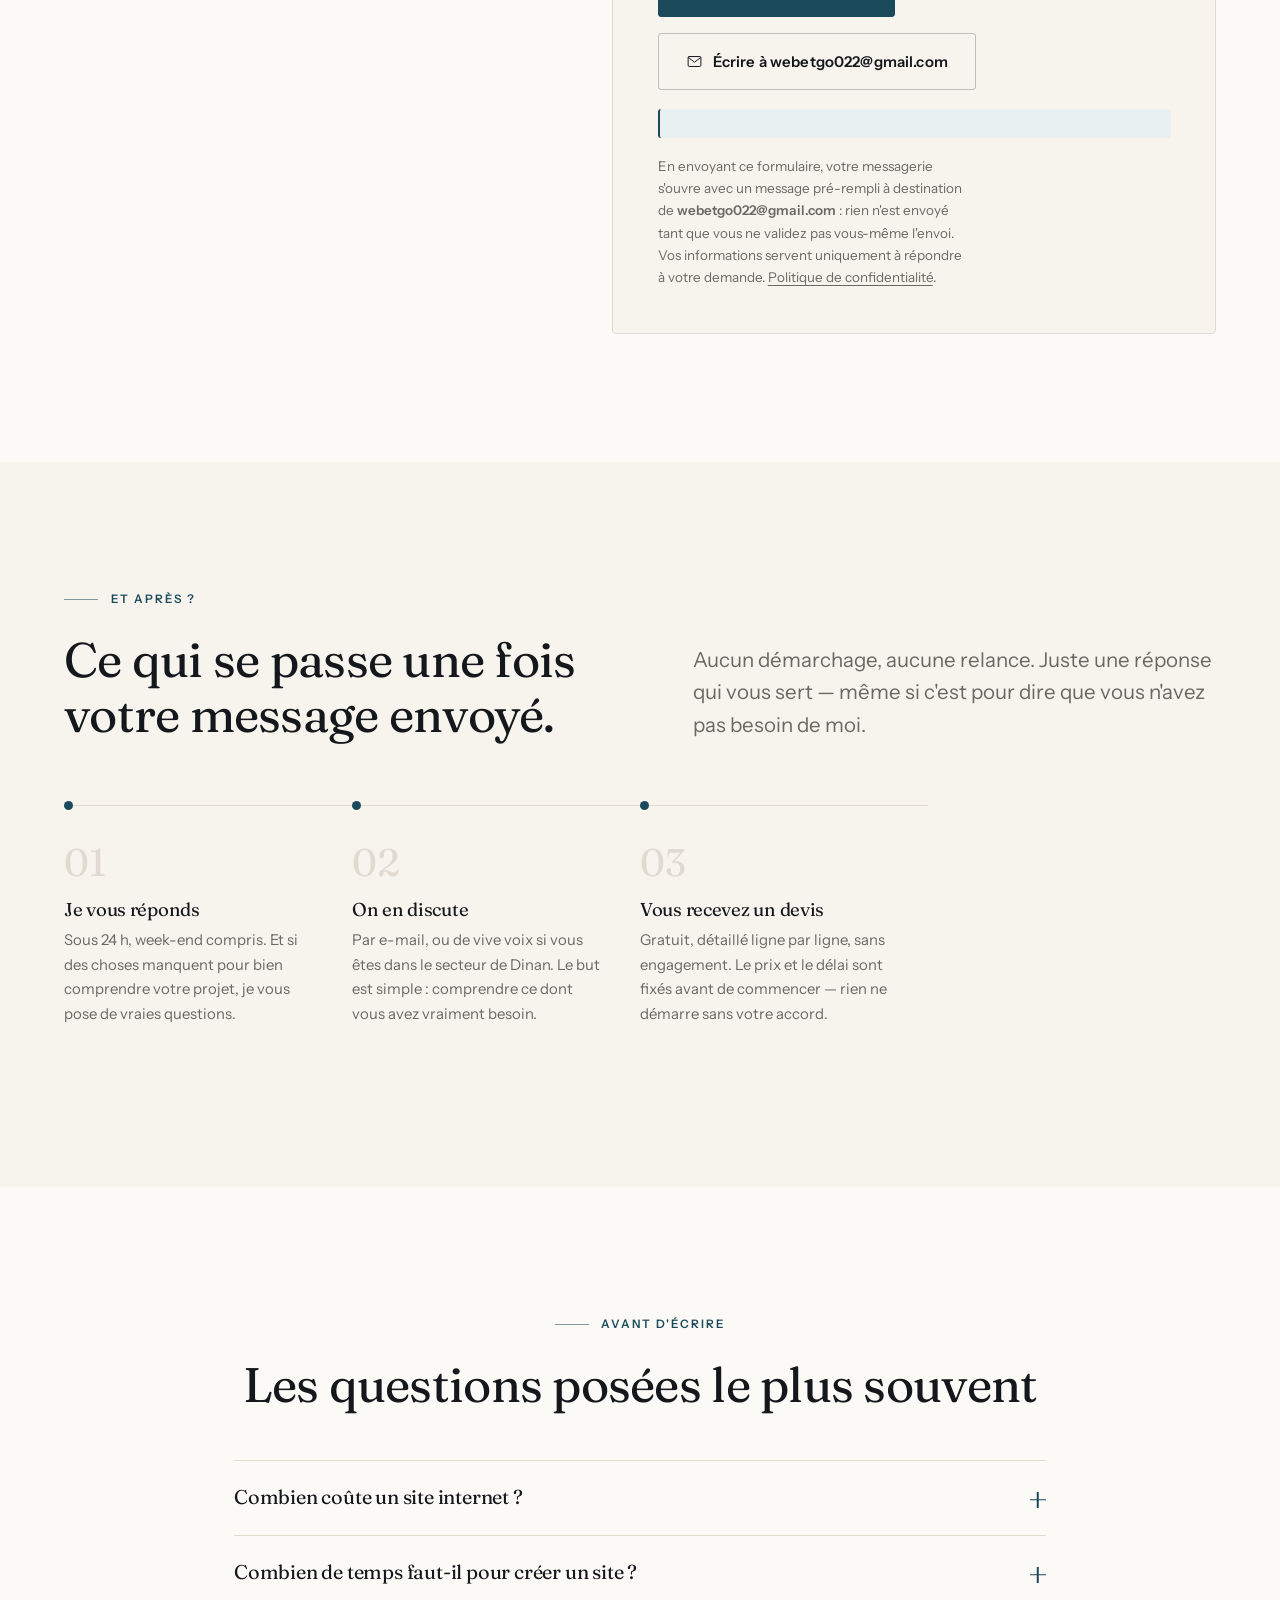
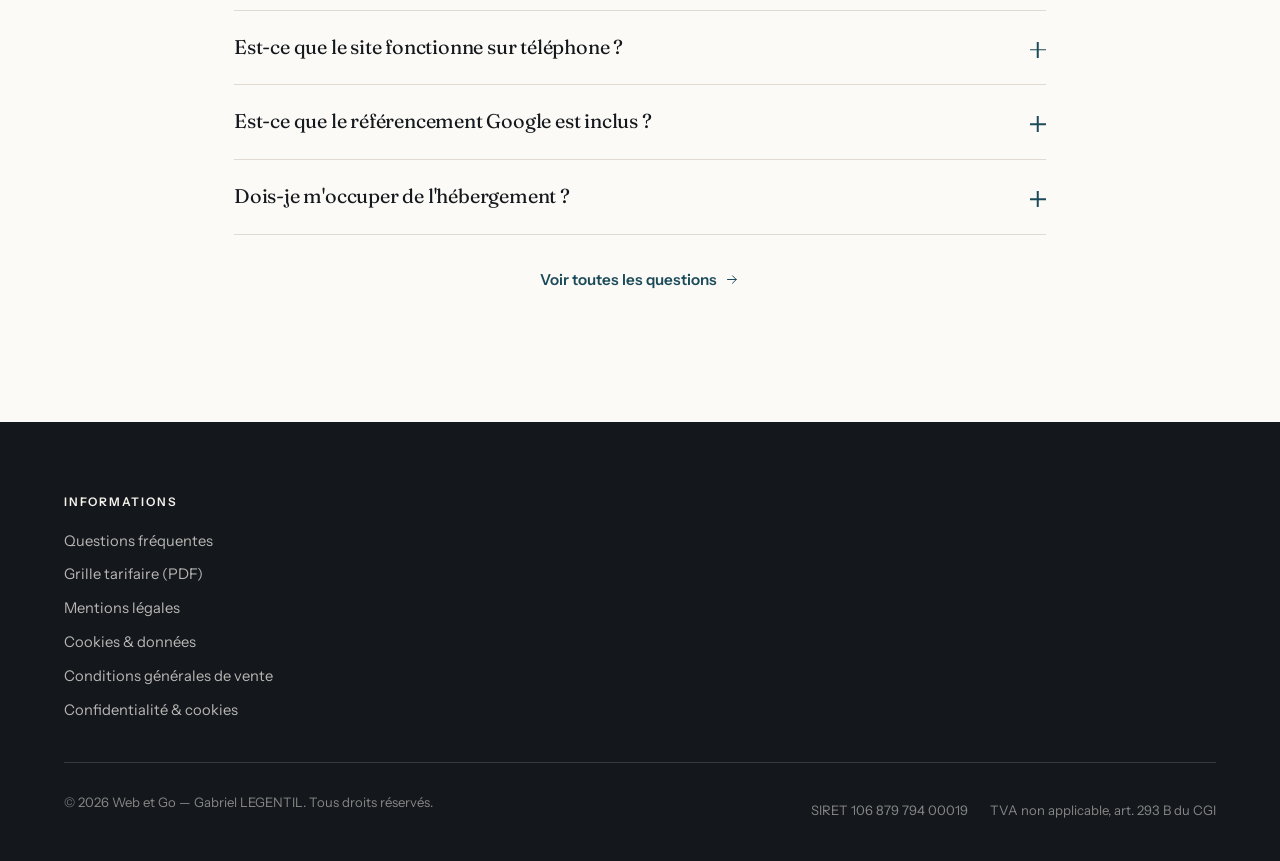
<file: contact.html>
<!DOCTYPE html>
<html lang="fr" class="sans-js">
<head>
  <meta charset="utf-8">
  <meta name="viewport" content="width=device-width, initial-scale=1">
  <script>document.documentElement.classList.remove('sans-js');</script>
  <title>Contact — parlons de votre projet de site internet | Web et Go</title>
  <meta name="description" content="Contactez Web et Go pour votre projet de site internet à Dinan, Évran et alentours. Réponse sous 24 h, week-end compris. Devis gratuit et sans engagement.">
  <link rel="canonical" href="https://www.webetgo.fr/contact.html">
  <meta name="author" content="Gabriel LEGENTIL — Web et Go">
  <meta name="theme-color" content="#14181C">
  <meta name="format-detection" content="telephone=no">

  <meta property="og:type" content="website">
  <meta property="og:locale" content="fr_FR">
  <meta property="og:site_name" content="Web et Go">
  <meta property="og:title" content="Contact — parlons de votre projet de site internet | Web et Go">
  <meta property="og:description" content="Contactez Web et Go pour votre projet de site internet à Dinan, Évran et alentours. Réponse sous 24 h, week-end compris. Devis gratuit et sans engagement.">
  <meta property="og:url" content="https://www.webetgo.fr/contact.html">
  <meta property="og:image" content="https://www.webetgo.fr/assets/img/hero.webp">
  <meta property="og:image:alt" content="Web et Go — création de sites internet professionnels à Dinan">
  <meta name="twitter:card" content="summary_large_image">
  <meta name="twitter:title" content="Contact — parlons de votre projet de site internet | Web et Go">
  <meta name="twitter:description" content="Contactez Web et Go pour votre projet de site internet à Dinan, Évran et alentours. Réponse sous 24 h, week-end compris. Devis gratuit et sans engagement.">
  <meta name="twitter:image" content="https://www.webetgo.fr/assets/img/hero.webp">

  <link rel="icon" href="favicon.ico" sizes="any">
  <link rel="icon" href="favicon-32.png" type="image/png" sizes="32x32">
  <link rel="icon" href="favicon-96.png" type="image/png" sizes="96x96">
  <link rel="apple-touch-icon" href="apple-touch-icon.png">
  <link rel="manifest" href="site.webmanifest">

  <link rel="preload" as="font" type="font/woff2" href="assets/fonts/Fraunces-latin.woff2" crossorigin>
  <link rel="preload" as="font" type="font/woff2" href="assets/fonts/InstrumentSans-latin.woff2" crossorigin>
  <link rel="stylesheet" href="assets/css/main.css">
  <script type="application/ld+json">{
  "@context": "https://schema.org",
  "@type": "BreadcrumbList",
  "itemListElement": [
    {
      "@type": "ListItem",
      "position": 1,
      "name": "Accueil",
      "item": "https://www.webetgo.fr/index.html"
    },
    {
      "@type": "ListItem",
      "position": 2,
      "name": "Contact",
      "item": "https://www.webetgo.fr/contact.html"
    }
  ]
}</script>
</head>
<body>
  <a class="evitement" href="#contenu">Aller au contenu principal</a>
  <header class="entete entete--transparent" data-entete data-entete-clair>
    <div class="entete__interieur">
      <a class="marque" href="index.html" aria-label="Web et Go — retour à l'accueil">
        <span class="marque__sigle">
          <img class="marque__logo marque__logo--sombre" src="assets/img/logo-mono.png"
               width="123" height="96" alt="" aria-hidden="true" decoding="async">
          <img class="marque__logo marque__logo--clair" src="assets/img/logo-mono-clair.png"
               width="123" height="96" alt="" aria-hidden="true" decoding="async">
        </span>
        <span class="marque__texte">Web <em>et</em> Go</span>
      </a>
      <nav class="nav" aria-label="Navigation principale">
          <a class="nav__lien" href="index.html">Accueil</a>
          <a class="nav__lien" href="creation-de-site.html">Création de site</a>
          <a class="nav__lien" href="realisations.html">Réalisations</a>
          <a class="nav__lien" href="tarifs.html">Tarifs</a>
          <a class="nav__lien" href="a-propos.html">À propos</a>
          <a class="nav__lien" href="contact.html" aria-current="page">Contact</a>
      </nav>
      <div class="entete__actions">
        <a class="btn btn--fantome" href="contact.html">Parlons de votre projet</a>
        <button class="hamburger" type="button" data-menu-bouton
                aria-expanded="false" aria-controls="menu-mobile" aria-label="Ouvrir le menu">
          <span></span><span></span><span></span>
        </button>
      </div>
    </div>
  </header>

  <div class="panneau" id="menu-mobile" data-menu-panneau>
    <nav class="panneau__nav" aria-label="Navigation mobile">
        <a class="panneau__lien" href="index.html" style="--i:0">Accueil</a>
        <a class="panneau__lien" href="creation-de-site.html" style="--i:1">Création de site</a>
        <a class="panneau__lien" href="realisations.html" style="--i:2">Réalisations</a>
        <a class="panneau__lien" href="tarifs.html" style="--i:3">Tarifs</a>
        <a class="panneau__lien" href="a-propos.html" style="--i:4">À propos</a>
        <a class="panneau__lien" href="contact.html" style="--i:5" aria-current="page">Contact</a>
    </nav>
    <div class="panneau__pied">
      <a class="btn btn--accent" href="contact.html">Parlons de votre projet</a>
      <p class="panneau__contact">
        Écrivez directement à <a href="mailto:webetgo022@gmail.com">webetgo022@gmail.com</a><br>
        Réponse sous 24&nbsp;h · Dinan, Évran et alentours
      </p>
    </div>
  </div>
  <section class="bandeau">
    <div class="conteneur bandeau__contenu">
      <ol class="fil" aria-label="Fil d'Ariane">
        <li><a href="index.html">Accueil</a></li><li><span aria-current="page">Contact</span></li>
      </ol>
      <h1>Parlons de votre projet.</h1>
      <p class="chapo">Écrivez-moi simplement, avec vos mots : votre activité, ce que vous voulez montrer, ce que vous aimeriez améliorer. Pas besoin de vocabulaire technique. Je réponds sous 24 h, week-end compris, et le devis est gratuit.</p>
      
    </div>
  </section>
  <main id="contenu">

  <section class="section">
    <div class="conteneur">
      <div class="contact-grille">

        <aside class="coordonnees reveler">
          <h2 style="font-size:clamp(1.4rem,1.2rem+.6vw,1.8rem);margin-top:0">
            Écrire à Web et Go
          </h2>

          <div class="coordonnees__item">
            <svg width="19" height="19" viewBox="0 0 24 24" fill="none" stroke="currentColor" stroke-width="1.4" stroke-linecap="round" stroke-linejoin="round" aria-hidden="true" focusable="false"><rect x="3" y="5" width="18" height="14" rx="1.5"/><path d="m3.5 6.5 8.5 6.5 8.5-6.5"/></svg>
            <div>
              <p class="coordonnees__label">E-mail</p>
              <p class="coordonnees__valeur"><a href="mailto:webetgo022@gmail.com">webetgo022@gmail.com</a></p>
              <p class="coordonnees__note">Le moyen le plus direct de me joindre.</p>
            </div>
          </div>

          <div class="coordonnees__item">
            <svg width="19" height="19" viewBox="0 0 24 24" fill="none" stroke="currentColor" stroke-width="1.4" stroke-linecap="round" stroke-linejoin="round" aria-hidden="true" focusable="false"><circle cx="12" cy="12" r="9"/><path d="M12 6.5V12l3.5 2.5"/></svg>
            <div>
              <p class="coordonnees__label">Délai de réponse</p>
              <p class="coordonnees__valeur">Moins de 24 h</p>
              <p class="coordonnees__note">Week-end compris.</p>
            </div>
          </div>

          <div class="coordonnees__item">
            <svg width="19" height="19" viewBox="0 0 24 24" fill="none" stroke="currentColor" stroke-width="1.4" stroke-linecap="round" stroke-linejoin="round" aria-hidden="true" focusable="false"><path d="M12 21s7-6.3 7-11a7 7 0 1 0-14 0c0 4.7 7 11 7 11Z"/><circle cx="12" cy="10" r="2.6"/></svg>
            <div>
              <p class="coordonnees__label">Zone d'intervention</p>
              <p class="coordonnees__valeur">Dinan, Évran et alentours</p>
              <p class="coordonnees__note">
                Côtes-d'Armor (22) — rendez-vous possible sur place.<br>
                <a class="lien-fleche" style="margin-top:.5rem"
                   href="https://maps.google.com/?q=Dinan,Cotes-d-Armor,France"
                   target="_blank" rel="noopener">Voir sur Google Maps <svg width="15" height="15" viewBox="0 0 24 24" fill="none" stroke="currentColor" stroke-width="1.6" stroke-linecap="round" stroke-linejoin="round" aria-hidden="true" focusable="false"><path d="M4 12h14"/><path d="m12 6 6 6-6 6"/></svg></a>
              </p>
            </div>
          </div>

          <div class="coordonnees__item">
            <svg width="19" height="19" viewBox="0 0 24 24" fill="none" stroke="currentColor" stroke-width="1.4" stroke-linecap="round" stroke-linejoin="round" aria-hidden="true" focusable="false"><path d="M6 3h8l4 4v14H6z"/><path d="M14 3v4h4"/><path d="m9.5 13.5 2 2 3.5-4"/></svg>
            <div>
              <p class="coordonnees__label">Devis</p>
              <p class="coordonnees__valeur">Gratuit et sans engagement</p>
              <p class="coordonnees__note">Détaillé ligne par ligne, avant de commencer quoi que ce soit.</p>
            </div>
          </div>

          <p class="coordonnees__note" style="margin-top:2rem;padding-top:1.4rem;
             border-top:1px solid var(--trait)">
            Web et Go — Gabriel LEGENTIL, entrepreneur individuel.<br>
            38 Le Hambout, 22630 Saint-André-des-Eaux.<br>
            SIRET 106 879 794 00019.
          </p>
        </aside>

        <div class="reveler" style="--retard:60ms">
          <!-- Pas d'attribut action : une cible "mailto:" n'étant pas sécurisée (HTTPS),
               le navigateur affiche un avertissement et désactive la saisie automatique.
               L'envoi est composé par site.js ; sans JavaScript, le bouton « Écrire à … »
               ci-dessous prend le relais. -->
          <form class="formulaire" data-formulaire data-destinataire="webetgo022@gmail.com" novalidate>

            <h2 style="font-size:clamp(1.4rem,1.2rem+.6vw,1.8rem);margin-top:0">
              Votre demande
            </h2>
            <p style="color:var(--gris-chaud);font-size:.95rem;margin-bottom:2rem">
              Les champs avec un astérisque (*) sont obligatoires. Et plus vous
              m'en dites — votre activité, si vous avez déjà un site, ce qui vous
              déplaît chez lui — plus ma réponse sera utile.
            </p>

            <div class="champs champs--2">
              <p class="champ">
                <label for="prenom">Prénom *</label>
                <input type="text" id="prenom" name="prenom" autocomplete="given-name" required>
              </p>
              <p class="champ">
                <label for="nom">Nom *</label>
                <input type="text" id="nom" name="nom" autocomplete="family-name" required>
              </p>
            </div>

            <p class="champ">
              <label for="entreprise">Entreprise ou association
                <span class="facultatif">(facultatif)</span></label>
              <input type="text" id="entreprise" name="entreprise" autocomplete="organization">
            </p>

            <div class="champs champs--2">
              <p class="champ">
                <label for="email">E-mail *</label>
                <input type="email" id="email" name="email" autocomplete="email"
                       inputmode="email" required>
              </p>
              <p class="champ">
                <label for="telephone">Téléphone <span class="facultatif">(facultatif)</span></label>
                <input type="tel" id="telephone" name="telephone" autocomplete="tel"
                       inputmode="tel">
              </p>
            </div>

            <div class="champs champs--2">
              <p class="champ">
                <label for="projet">Type de projet *</label>
                <select id="projet" name="projet" required>
                  <option value="" selected disabled>Choisissez…</option>
                  <option>Créer un nouveau site internet</option>
                  <option>Refaire mon site actuel</option>
                  <option>Modification d'un site existant (40 €/h)</option>
                  <option>Site pour une association</option>
                  <option>J'ai un autre besoin</option>
                </select>
              </p>
              <p class="champ">
                <label for="budget">Budget indicatif
                  <span class="facultatif">(facultatif)</span></label>
                <select id="budget" name="budget">
                  <option value="" selected>Je ne sais pas encore</option>
                  <option>Autour de 420 € (Forfait Basic)</option>
                  <option>420 à 700 € (avec quelques options)</option>
                  <option>700 à 1 200 €</option>
                  <option>Plus de 1 200 €</option>
                  <option>À définir ensemble</option>
                </select>
              </p>
            </div>

            <p class="champ">
              <label for="message">Votre projet *</label>
              <textarea id="message" name="message" rows="7" required
                        placeholder="Votre activité, ce que vous attendez du site, si vous avez déjà un site, un délai souhaité…"></textarea>
            </p>

            <p class="pot-de-miel" aria-hidden="true">
              <label for="societe_web">Ne remplissez pas ce champ</label>
              <input type="text" id="societe_web" name="societe_web" tabindex="-1" autocomplete="off">
            </p>

            <div class="formulaire__pied">
              <button class="btn btn--accent btn--large" type="submit" data-formulaire-envoi>
                Envoyer ma demande
              </button>
              <a class="btn btn--fantome" href="mailto:webetgo022@gmail.com">
                <svg width="17" height="17" viewBox="0 0 24 24" fill="none" stroke="currentColor" stroke-width="1.4" stroke-linecap="round" stroke-linejoin="round" aria-hidden="true" focusable="false"><rect x="3" y="5" width="18" height="14" rx="1.5"/><path d="m3.5 6.5 8.5 6.5 8.5-6.5"/></svg> Écrire à webetgo022@gmail.com
              </a>
            </div>

            <p class="message-etat" data-etat role="status" aria-live="polite"></p>

            <p class="formulaire__note">
              En envoyant ce formulaire, votre messagerie s'ouvre avec un message
              pré-rempli à destination de <strong>webetgo022@gmail.com</strong> : rien n'est envoyé
              tant que vous ne validez pas vous-même l'envoi. Vos informations servent
              uniquement à répondre à votre demande.
              <a href="confidentialite.html">Politique de confidentialité</a>.
            </p>
          </form>
        </div>

      </div>
    </div>
  </section>

  <section class="section sur-ivoire">
    <div class="conteneur">
      <div class="entete-section reveler">
        <div>
          <p class="surtitre">Et après ?</p>
          <h2>Ce qui se passe une fois votre message envoyé.</h2>
        </div>
        <div>
          <p class="chapo">
            Aucun démarchage, aucune relance. Juste une réponse qui vous sert —
            même si c'est pour dire que vous n'avez pas besoin de moi.
          </p>
        </div>
      </div>
      <div class="etapes reveler" style="--retard:60ms">
        <article class="etape">
          <span class="etape__num">01</span>
          <h3>Je vous réponds</h3>
          <p>Sous 24 h, week-end compris. Et si des choses manquent pour bien comprendre
             votre projet, je vous pose de vraies questions.</p>
        </article>
        <article class="etape">
          <span class="etape__num">02</span>
          <h3>On en discute</h3>
          <p>Par e-mail, ou de vive voix si vous êtes dans le secteur de Dinan. Le but est
             simple : comprendre ce dont vous avez vraiment besoin.</p>
        </article>
        <article class="etape">
          <span class="etape__num">03</span>
          <h3>Vous recevez un devis</h3>
          <p>Gratuit, détaillé ligne par ligne, sans engagement. Le prix et le délai sont
             fixés avant de commencer — rien ne démarre sans votre accord.</p>
        </article>
      </div>
    </div>
  </section>

  <section class="section" id="faq-contact">
    <div class="conteneur conteneur--etroit">
      <div class="reveler" style="text-align:center;margin-bottom:clamp(2rem,4vw,3rem)">
        <p class="surtitre surtitre--centre">Avant d'écrire</p>
        <h2>Les questions posées le plus souvent</h2>
      </div>
      <div class="faq reveler" style="--retard:60ms">
        <div class="faq__item">
          <h3 style="margin:0">
            <button class="faq__question" type="button" data-faq-question
                    aria-expanded="false" aria-controls="contact-r0" id="contact-q0">
              <span>Combien coûte un site internet ?</span>
              <span class="faq__icone" aria-hidden="true"></span>
            </button>
          </h3>
          <div class="faq__reponse" id="contact-r0" role="region"
               aria-labelledby="contact-q0" data-ouvert="false">
            <div><p>Un site commence à <strong>420 €</strong> : c'est le Forfait Basic, payé une seule fois, sans abonnement. Selon vos besoins, des options peuvent s'ajouter (blog, espace administrateur, pages en plus…). Vous savez tout avant de démarrer, avec un devis gratuit détaillé ligne par ligne.</p></div>
          </div>
        </div>
        <div class="faq__item">
          <h3 style="margin:0">
            <button class="faq__question" type="button" data-faq-question
                    aria-expanded="false" aria-controls="contact-r1" id="contact-q1">
              <span>Combien de temps faut-il pour créer un site ?</span>
              <span class="faq__icone" aria-hidden="true"></span>
            </button>
          </h3>
          <div class="faq__reponse" id="contact-r1" role="region"
               aria-labelledby="contact-q1" data-ouvert="false">
            <div><p>Comptez en général quelques semaines. Je vous donne un délai précis dès le premier échange, une fois que je connais bien votre projet et vos contenus.</p></div>
          </div>
        </div>
        <div class="faq__item">
          <h3 style="margin:0">
            <button class="faq__question" type="button" data-faq-question
                    aria-expanded="false" aria-controls="contact-r2" id="contact-q2">
              <span>Est-ce que le site fonctionne sur téléphone ?</span>
              <span class="faq__icone" aria-hidden="true"></span>
            </button>
          </h3>
          <div class="faq__reponse" id="contact-r2" role="region"
               aria-labelledby="contact-q2" data-ouvert="false">
            <div><p>Oui. Beaucoup de vos futurs clients visiteront depuis un téléphone, donc le site est prévu pour : lisible sur téléphone, tablette et ordinateur. Je vérifie les trois avant de vous le livrer.</p></div>
          </div>
        </div>
        <div class="faq__item">
          <h3 style="margin:0">
            <button class="faq__question" type="button" data-faq-question
                    aria-expanded="false" aria-controls="contact-r3" id="contact-q3">
              <span>Est-ce que le référencement Google est inclus ?</span>
              <span class="faq__icone" aria-hidden="true"></span>
            </button>
          </h3>
          <div class="faq__reponse" id="contact-r3" role="region"
               aria-labelledby="contact-q3" data-ouvert="false">
            <div><p>Le site est construit proprement pour que Google le comprenne bien : titres cohérents, pages claires, chargement rapide. C'est compris dans le Forfait Basic à 420 €. Je ne promets pas la première place — personne ne le peut sérieusement — mais le site démarre dans de bonnes conditions.</p></div>
          </div>
        </div>
        <div class="faq__item">
          <h3 style="margin:0">
            <button class="faq__question" type="button" data-faq-question
                    aria-expanded="false" aria-controls="contact-r4" id="contact-q4">
              <span>Dois-je m'occuper de l'hébergement ?</span>
              <span class="faq__icone" aria-hidden="true"></span>
            </button>
          </h3>
          <div class="faq__reponse" id="contact-r4" role="region"
               aria-labelledby="contact-q4" data-ouvert="false">
            <div><p>Non, je m'occupe de toute la configuration. Par contre, l'hébergement et le nom de domaine sont souscrits <strong>à votre nom</strong>, directement chez l'hébergeur : comptez en général 50 à 100 € par an. La configuration, elle, est incluse dans le forfait.</p></div>
          </div>
        </div>
      </div>
      <p style="margin-top:2rem;text-align:center;color:var(--gris-chaud);font-size:.95rem">
        <a class="lien-fleche" href="tarifs.html#faq">Voir toutes les questions <svg width="15" height="15" viewBox="0 0 24 24" fill="none" stroke="currentColor" stroke-width="1.6" stroke-linecap="round" stroke-linejoin="round" aria-hidden="true" focusable="false"><path d="M4 12h14"/><path d="m12 6 6 6-6 6"/></svg></a>
      </p>
    </div>
  </section>

  </main>

  <footer class="pied">
    <div class="conteneur">
      <div class="pied__haut">
        <div>
          <h4>Informations</h4>
          <ul>
            <li><a href="tarifs.html#faq">Questions fréquentes</a></li>
            <li><a href="documents/grille-tarifaire-webetgo.pdf">Grille tarifaire (PDF)</a></li>
            <li><a href="mentions-legales.html">Mentions légales</a></li>
            <li><a href="confidentialite.html#cookies" data-bandeau-rouvrir>Cookies &amp; données</a></li>
            <li><a href="cgv.html">Conditions générales de vente</a></li>
            <li><a href="confidentialite.html">Confidentialité &amp; cookies</a></li>
          </ul>
        </div>
      </div>
      <div class="pied__bas">
        <p>© <span data-annee>2026</span> Web et Go — Gabriel LEGENTIL. Tous droits réservés.</p>
        <div class="pied__legal">
          <span>SIRET 106&nbsp;879&nbsp;794&nbsp;00019</span>
          <span>TVA non applicable, art.&nbsp;293&nbsp;B du CGI</span>
        </div>
      </div>
    </div>
  </footer>

  <div class="aviscook" data-bandeau hidden role="dialog" aria-modal="false"
       aria-labelledby="aviscook-titre" aria-describedby="aviscook-texte">
    <div class="aviscook__boite">
      <div>
        <p class="aviscook__titre" id="aviscook-titre">Cookies &amp; données</p>
        <p class="aviscook__texte" id="aviscook-texte">
          Ce site ne dépose <strong>aucun cookie</strong> et n'utilise aucun traceur.
          Seule la carte du secteur (page À propos) fait appel à OpenStreetMap, qui
          reçoit votre adresse IP pour afficher les images.
          <a href="confidentialite.html">En savoir plus</a>
        </p>
      </div>
      <div class="aviscook__actions">
        <button type="button" class="btn btn--accent" data-bandeau-accepter>
          J'ai compris
        </button>
        <button type="button" class="btn btn--fantome" data-bandeau-refuser
                aria-label="Rejeter l'affichage de la carte">
          Rejeter
        </button>
      </div>
    </div>
  </div>

  <script src="assets/js/site.js" defer></script>
  <script src="assets/js/bandeau.js" defer></script>
</body>
</html>
</file>
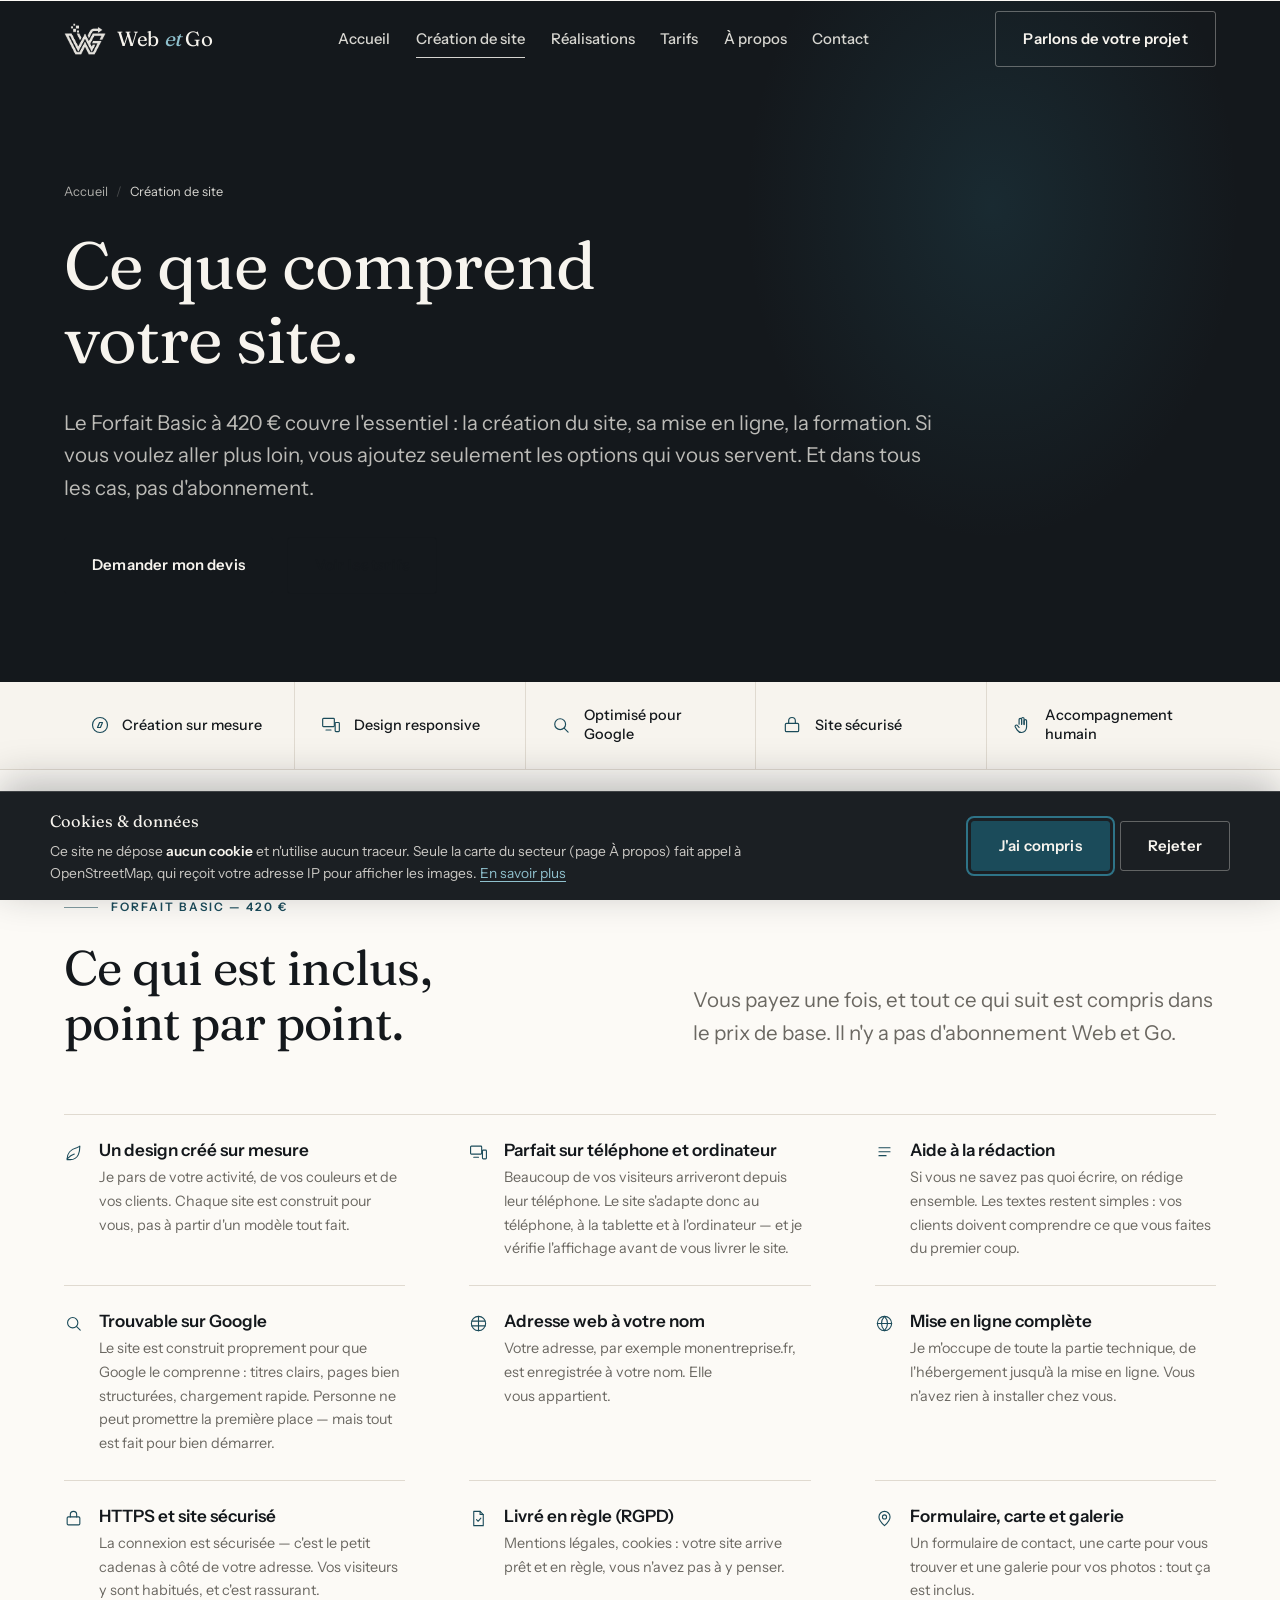
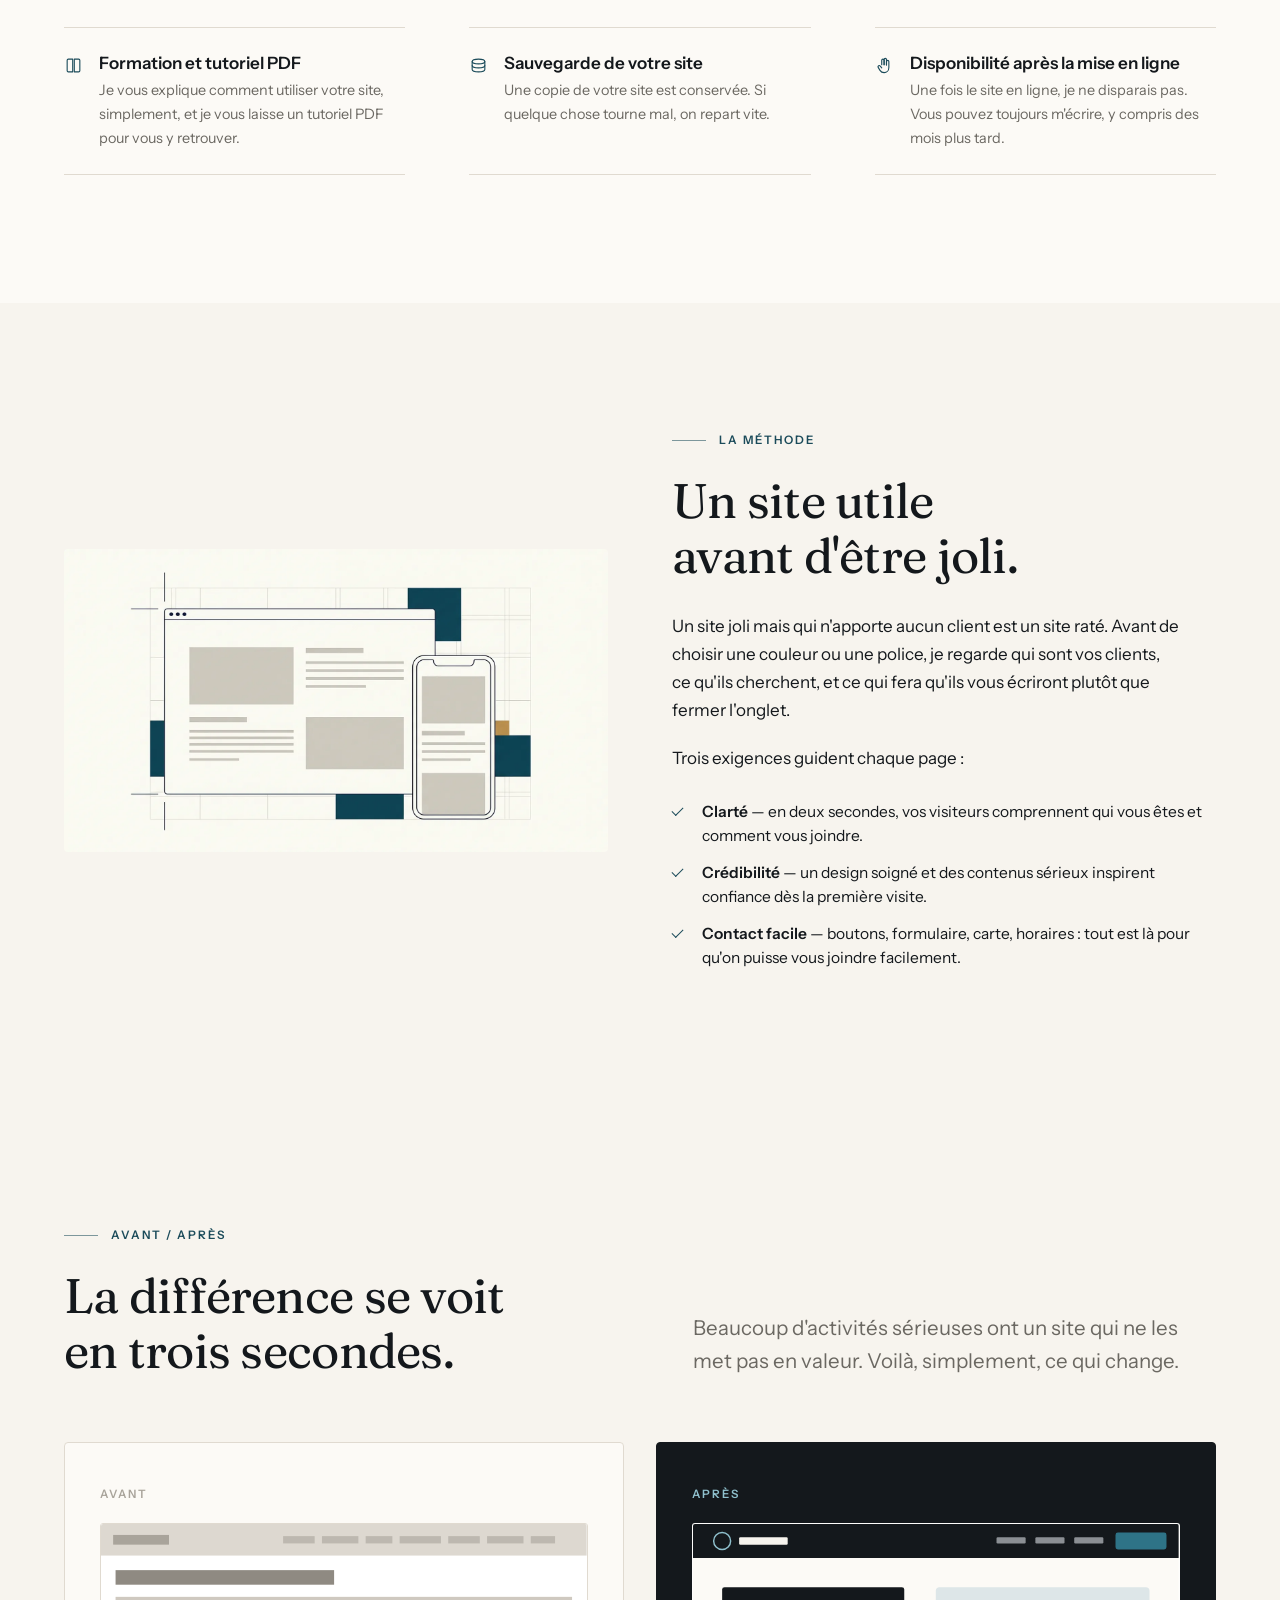
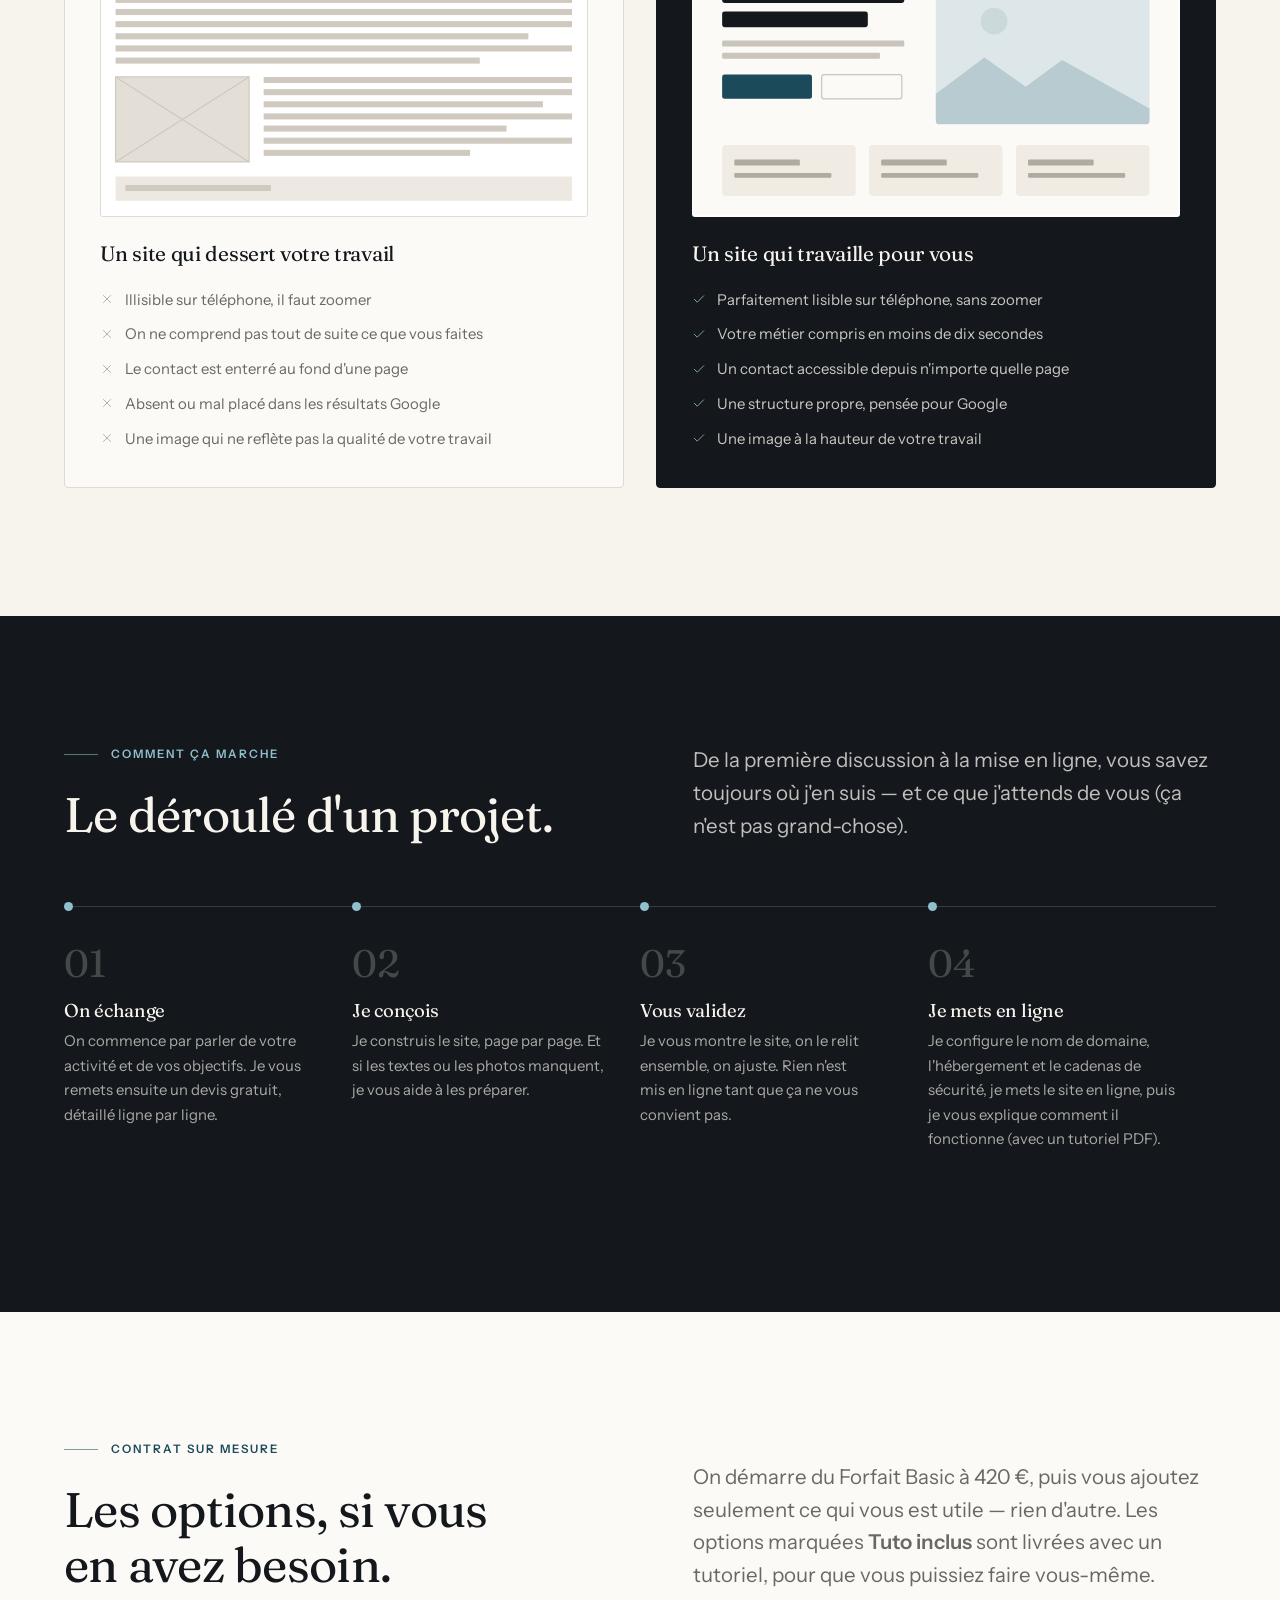
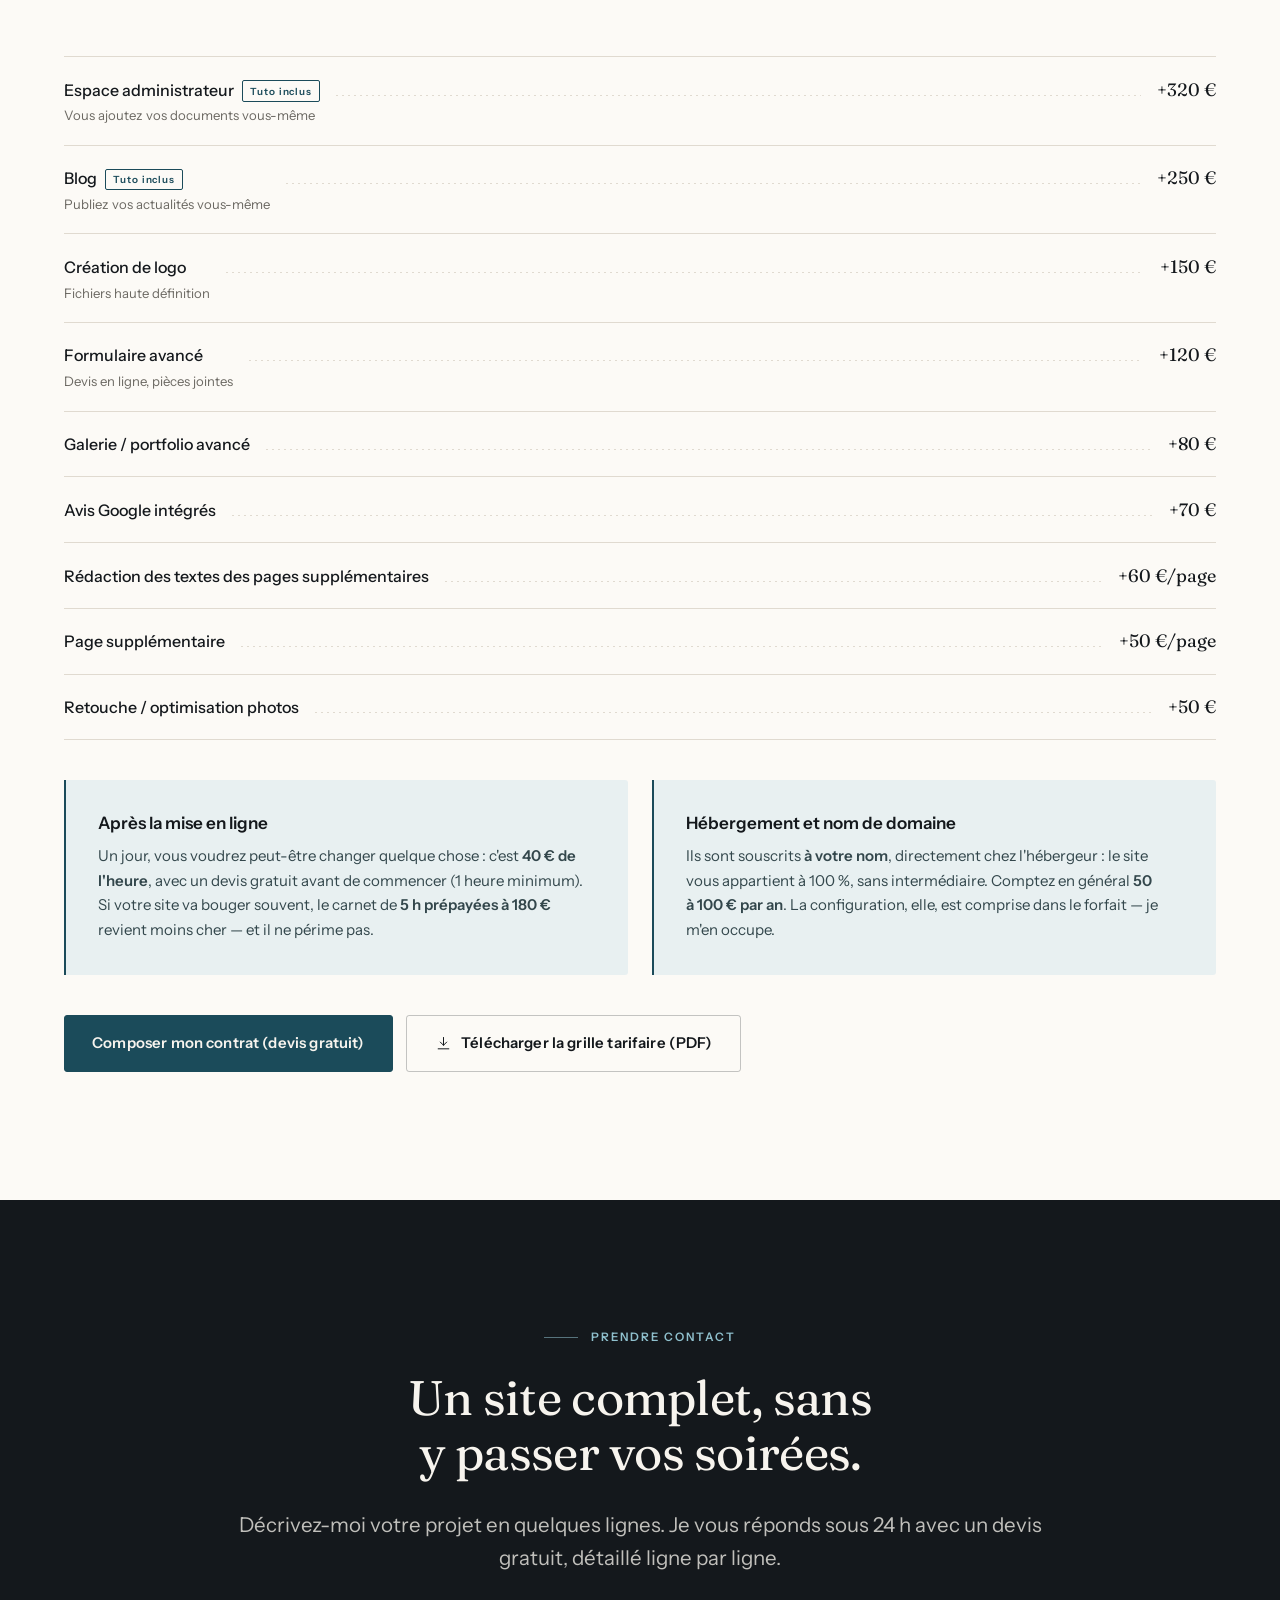
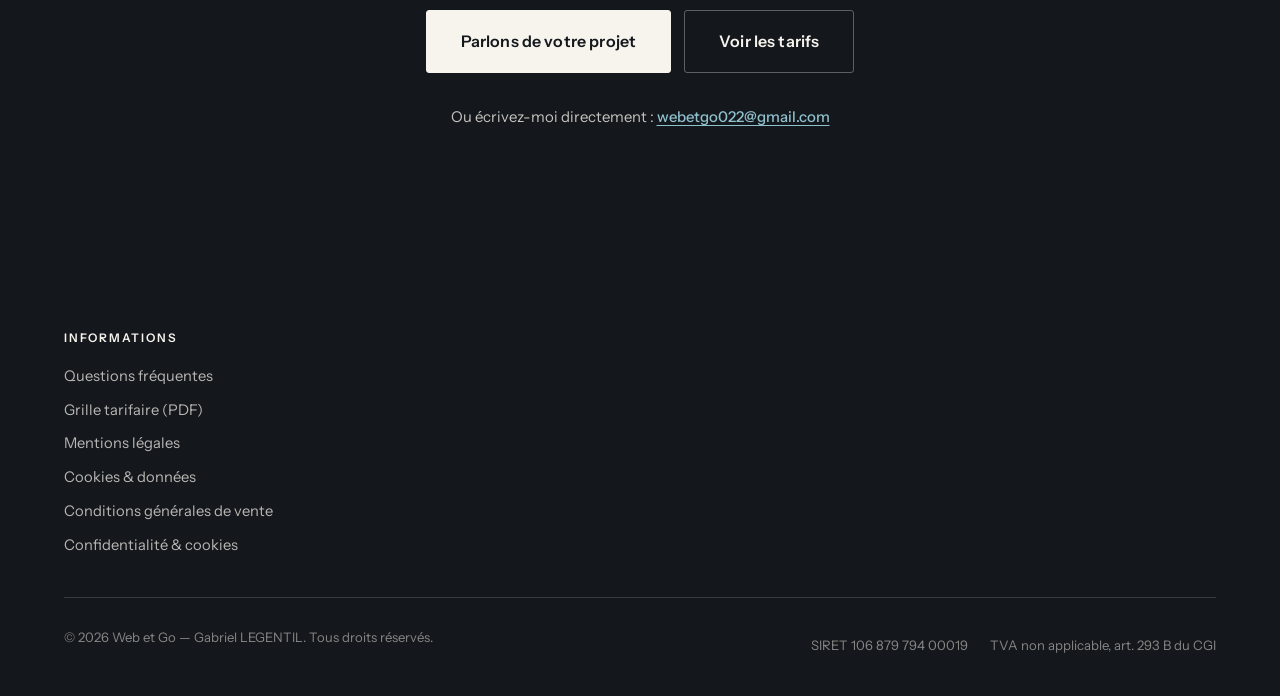
<file: creation-de-site.html>
<!DOCTYPE html>
<html lang="fr" class="sans-js">
<head>
  <meta charset="utf-8">
  <meta name="viewport" content="width=device-width, initial-scale=1">
  <script>document.documentElement.classList.remove('sans-js');</script>
  <title>Création de site internet — ce qui est compris | Web et Go</title>
  <meta name="description" content="Le détail de la création d'un site internet par Web et Go : design sur mesure, responsive, mise en ligne, nom de domaine, HTTPS, SEO de base, RGPD, formation. Forfait Basic à 420 €, options à la carte.">
  <link rel="canonical" href="https://www.webetgo.fr/creation-de-site.html">
  <meta name="author" content="Gabriel LEGENTIL — Web et Go">
  <meta name="theme-color" content="#14181C">
  <meta name="format-detection" content="telephone=no">

  <meta property="og:type" content="website">
  <meta property="og:locale" content="fr_FR">
  <meta property="og:site_name" content="Web et Go">
  <meta property="og:title" content="Création de site internet — ce qui est compris | Web et Go">
  <meta property="og:description" content="Le détail de la création d'un site internet par Web et Go : design sur mesure, responsive, mise en ligne, nom de domaine, HTTPS, SEO de base, RGPD, formation. Forfait Basic à 420 €, options à la carte.">
  <meta property="og:url" content="https://www.webetgo.fr/creation-de-site.html">
  <meta property="og:image" content="https://www.webetgo.fr/assets/img/craft.webp">
  <meta property="og:image:alt" content="Web et Go — création de sites internet professionnels à Dinan">
  <meta name="twitter:card" content="summary_large_image">
  <meta name="twitter:title" content="Création de site internet — ce qui est compris | Web et Go">
  <meta name="twitter:description" content="Le détail de la création d'un site internet par Web et Go : design sur mesure, responsive, mise en ligne, nom de domaine, HTTPS, SEO de base, RGPD, formation. Forfait Basic à 420 €, options à la carte.">
  <meta name="twitter:image" content="https://www.webetgo.fr/assets/img/craft.webp">

  <link rel="icon" href="favicon.ico" sizes="any">
  <link rel="icon" href="favicon-32.png" type="image/png" sizes="32x32">
  <link rel="icon" href="favicon-96.png" type="image/png" sizes="96x96">
  <link rel="apple-touch-icon" href="apple-touch-icon.png">
  <link rel="manifest" href="site.webmanifest">

  <link rel="preload" as="font" type="font/woff2" href="assets/fonts/Fraunces-latin.woff2" crossorigin>
  <link rel="preload" as="font" type="font/woff2" href="assets/fonts/InstrumentSans-latin.woff2" crossorigin>
  <link rel="stylesheet" href="assets/css/main.css">
  <script type="application/ld+json">{
  "@context": "https://schema.org",
  "@type": "BreadcrumbList",
  "itemListElement": [
    {
      "@type": "ListItem",
      "position": 1,
      "name": "Accueil",
      "item": "https://www.webetgo.fr/index.html"
    },
    {
      "@type": "ListItem",
      "position": 2,
      "name": "Création de site",
      "item": "https://www.webetgo.fr/creation-de-site.html"
    }
  ]
}</script>
</head>
<body>
  <a class="evitement" href="#contenu">Aller au contenu principal</a>
  <header class="entete entete--transparent" data-entete data-entete-clair>
    <div class="entete__interieur">
      <a class="marque" href="index.html" aria-label="Web et Go — retour à l'accueil">
        <span class="marque__sigle">
          <img class="marque__logo marque__logo--sombre" src="assets/img/logo-mono.png"
               width="123" height="96" alt="" aria-hidden="true" decoding="async">
          <img class="marque__logo marque__logo--clair" src="assets/img/logo-mono-clair.png"
               width="123" height="96" alt="" aria-hidden="true" decoding="async">
        </span>
        <span class="marque__texte">Web <em>et</em> Go</span>
      </a>
      <nav class="nav" aria-label="Navigation principale">
          <a class="nav__lien" href="index.html">Accueil</a>
          <a class="nav__lien" href="creation-de-site.html" aria-current="page">Création de site</a>
          <a class="nav__lien" href="realisations.html">Réalisations</a>
          <a class="nav__lien" href="tarifs.html">Tarifs</a>
          <a class="nav__lien" href="a-propos.html">À propos</a>
          <a class="nav__lien" href="contact.html">Contact</a>
      </nav>
      <div class="entete__actions">
        <a class="btn btn--fantome" href="contact.html">Parlons de votre projet</a>
        <button class="hamburger" type="button" data-menu-bouton
                aria-expanded="false" aria-controls="menu-mobile" aria-label="Ouvrir le menu">
          <span></span><span></span><span></span>
        </button>
      </div>
    </div>
  </header>

  <div class="panneau" id="menu-mobile" data-menu-panneau>
    <nav class="panneau__nav" aria-label="Navigation mobile">
        <a class="panneau__lien" href="index.html" style="--i:0">Accueil</a>
        <a class="panneau__lien" href="creation-de-site.html" style="--i:1" aria-current="page">Création de site</a>
        <a class="panneau__lien" href="realisations.html" style="--i:2">Réalisations</a>
        <a class="panneau__lien" href="tarifs.html" style="--i:3">Tarifs</a>
        <a class="panneau__lien" href="a-propos.html" style="--i:4">À propos</a>
        <a class="panneau__lien" href="contact.html" style="--i:5">Contact</a>
    </nav>
    <div class="panneau__pied">
      <a class="btn btn--accent" href="contact.html">Parlons de votre projet</a>
      <p class="panneau__contact">
        Écrivez directement à <a href="mailto:webetgo022@gmail.com">webetgo022@gmail.com</a><br>
        Réponse sous 24&nbsp;h · Dinan, Évran et alentours
      </p>
    </div>
  </div>
  <section class="bandeau">
    <div class="conteneur bandeau__contenu">
      <ol class="fil" aria-label="Fil d'Ariane">
        <li><a href="index.html">Accueil</a></li><li><span aria-current="page">Création de site</span></li>
      </ol>
      <h1>Ce que comprend votre site.</h1>
      <p class="chapo">Le Forfait Basic à 420 € couvre l'essentiel : la création du site, sa mise en ligne, la formation. Si vous voulez aller plus loin, vous ajoutez seulement les options qui vous servent. Et dans tous les cas, pas d'abonnement.</p>
      <div class="groupe-btn" style="margin-top:2rem">
        <a class="btn" href="contact.html">Demander mon devis</a>
        <a class="btn btn--fantome" href="tarifs.html">Voir les tarifs</a>
      </div>
    </div>
  </section>
  <section class="reassurance" aria-label="Ce qui est compris dans chaque site">
    <div class="conteneur conteneur--large">
      <ul class="reassurance__liste">
        <li class="reassurance__item"><svg width="20" height="20" viewBox="0 0 24 24" fill="none" stroke="currentColor" stroke-width="1.4" stroke-linecap="round" stroke-linejoin="round" aria-hidden="true" focusable="false"><circle cx="12" cy="12" r="9"/><path d="m15 9-2.5 6L9 15l2.5-6L15 9Z"/></svg><span>Création sur mesure</span></li>
        <li class="reassurance__item"><svg width="20" height="20" viewBox="0 0 24 24" fill="none" stroke="currentColor" stroke-width="1.4" stroke-linecap="round" stroke-linejoin="round" aria-hidden="true" focusable="false"><rect x="2" y="4" width="14" height="10" rx="1"/><path d="M6 18h6"/><rect x="17" y="9" width="5" height="11" rx="1"/></svg><span>Design responsive</span></li>
        <li class="reassurance__item"><svg width="20" height="20" viewBox="0 0 24 24" fill="none" stroke="currentColor" stroke-width="1.4" stroke-linecap="round" stroke-linejoin="round" aria-hidden="true" focusable="false"><circle cx="11" cy="11" r="6.5"/><path d="M16 16l4.5 4.5"/></svg><span>Optimisé pour Google</span></li>
        <li class="reassurance__item"><svg width="20" height="20" viewBox="0 0 24 24" fill="none" stroke="currentColor" stroke-width="1.4" stroke-linecap="round" stroke-linejoin="round" aria-hidden="true" focusable="false"><rect x="4" y="10" width="16" height="10" rx="1.5"/><path d="M8 10V7a4 4 0 0 1 8 0v3"/></svg><span>Site sécurisé</span></li>
        <li class="reassurance__item"><svg width="20" height="20" viewBox="0 0 24 24" fill="none" stroke="currentColor" stroke-width="1.4" stroke-linecap="round" stroke-linejoin="round" aria-hidden="true" focusable="false"><path d="M8.5 11V5.5a1.5 1.5 0 0 1 3 0V11"/><path d="M11.5 11V4.5a1.5 1.5 0 0 1 3 0V11"/><path d="M14.5 11.5V7a1.5 1.5 0 0 1 3 0v7.5c0 3.6-2.6 6.5-6 6.5-2.3 0-4-1-5.2-2.9L4 14.4a1.6 1.6 0 0 1 2.7-1.7l1.8 2.3"/></svg><span>Accompagnement humain</span></li>
      </ul>
    </div>
  </section>
  <main id="contenu">

  <section class="section">
    <div class="conteneur">
      <div class="entete-section reveler">
        <div>
          <p class="surtitre">Forfait Basic — 420 €</p>
          <h2>Ce qui est inclus, point par point.</h2>
        </div>
        <div>
          <p class="chapo">
            Vous payez une fois, et tout ce qui suit est compris dans le prix de
            base. Il n'y a pas d'abonnement Web et Go.
          </p>
        </div>
      </div>
      <div class="inclus reveler" style="--retard:60ms">
        <div class="inclus__item">
          <svg width="20" height="20" viewBox="0 0 24 24" fill="none" stroke="currentColor" stroke-width="1.4" stroke-linecap="round" stroke-linejoin="round" aria-hidden="true" focusable="false"><path d="M4 20c0-6 4-12 12-14 1.5-.5 3-1 4-2 0 4-.5 8-2 11-2 4-6 6-10 6H4Z"/><path d="M4 20c3-3 6-5 9-6"/></svg>
          <div>
            <h4>Un design créé sur mesure</h4>
            <p>Je pars de votre activité, de vos couleurs et de vos clients. Chaque site est construit pour vous, pas à partir d'un modèle tout fait.</p>
          </div>
        </div>
        <div class="inclus__item">
          <svg width="20" height="20" viewBox="0 0 24 24" fill="none" stroke="currentColor" stroke-width="1.4" stroke-linecap="round" stroke-linejoin="round" aria-hidden="true" focusable="false"><rect x="2" y="4" width="14" height="10" rx="1"/><path d="M6 18h6"/><rect x="17" y="9" width="5" height="11" rx="1"/></svg>
          <div>
            <h4>Parfait sur téléphone et ordinateur</h4>
            <p>Beaucoup de vos visiteurs arriveront depuis leur téléphone. Le site s'adapte donc au téléphone, à la tablette et à l'ordinateur — et je vérifie l'affichage avant de vous livrer le site.</p>
          </div>
        </div>
        <div class="inclus__item">
          <svg width="20" height="20" viewBox="0 0 24 24" fill="none" stroke="currentColor" stroke-width="1.4" stroke-linecap="round" stroke-linejoin="round" aria-hidden="true" focusable="false"><path d="M5 6h14M5 11h14M5 16h9"/></svg>
          <div>
            <h4>Aide à la rédaction</h4>
            <p>Si vous ne savez pas quoi écrire, on rédige ensemble. Les textes restent simples : vos clients doivent comprendre ce que vous faites du premier coup.</p>
          </div>
        </div>
        <div class="inclus__item">
          <svg width="20" height="20" viewBox="0 0 24 24" fill="none" stroke="currentColor" stroke-width="1.4" stroke-linecap="round" stroke-linejoin="round" aria-hidden="true" focusable="false"><circle cx="11" cy="11" r="6.5"/><path d="M16 16l4.5 4.5"/></svg>
          <div>
            <h4>Trouvable sur Google</h4>
            <p>Le site est construit proprement pour que Google le comprenne : titres clairs, pages bien structurées, chargement rapide. Personne ne peut promettre la première place — mais tout est fait pour bien démarrer.</p>
          </div>
        </div>
        <div class="inclus__item">
          <svg width="20" height="20" viewBox="0 0 24 24" fill="none" stroke="currentColor" stroke-width="1.4" stroke-linecap="round" stroke-linejoin="round" aria-hidden="true" focusable="false"><circle cx="12" cy="12" r="9"/><path d="M12 3v18"/><path d="M3.5 9h17M3.5 15h17"/></svg>
          <div>
            <h4>Adresse web à votre nom</h4>
            <p>Votre adresse, par exemple monentreprise.fr, est enregistrée à votre nom. Elle vous appartient.</p>
          </div>
        </div>
        <div class="inclus__item">
          <svg width="20" height="20" viewBox="0 0 24 24" fill="none" stroke="currentColor" stroke-width="1.4" stroke-linecap="round" stroke-linejoin="round" aria-hidden="true" focusable="false"><circle cx="12" cy="12" r="9"/><path d="M3 12h18"/><path d="M12 3c2.5 2.6 3.8 5.7 3.8 9s-1.3 6.4-3.8 9c-2.5-2.6-3.8-5.7-3.8-9S9.5 5.6 12 3Z"/></svg>
          <div>
            <h4>Mise en ligne complète</h4>
            <p>Je m'occupe de toute la partie technique, de l'hébergement jusqu'à la mise en ligne. Vous n'avez rien à installer chez vous.</p>
          </div>
        </div>
        <div class="inclus__item">
          <svg width="20" height="20" viewBox="0 0 24 24" fill="none" stroke="currentColor" stroke-width="1.4" stroke-linecap="round" stroke-linejoin="round" aria-hidden="true" focusable="false"><rect x="4" y="10" width="16" height="10" rx="1.5"/><path d="M8 10V7a4 4 0 0 1 8 0v3"/></svg>
          <div>
            <h4>HTTPS et site sécurisé</h4>
            <p>La connexion est sécurisée — c'est le petit cadenas à côté de votre adresse. Vos visiteurs y sont habitués, et c'est rassurant.</p>
          </div>
        </div>
        <div class="inclus__item">
          <svg width="20" height="20" viewBox="0 0 24 24" fill="none" stroke="currentColor" stroke-width="1.4" stroke-linecap="round" stroke-linejoin="round" aria-hidden="true" focusable="false"><path d="M6 3h8l4 4v14H6z"/><path d="M14 3v4h4"/><path d="m9.5 13.5 2 2 3.5-4"/></svg>
          <div>
            <h4>Livré en règle (RGPD)</h4>
            <p>Mentions légales, cookies : votre site arrive prêt et en règle, vous n'avez pas à y penser.</p>
          </div>
        </div>
        <div class="inclus__item">
          <svg width="20" height="20" viewBox="0 0 24 24" fill="none" stroke="currentColor" stroke-width="1.4" stroke-linecap="round" stroke-linejoin="round" aria-hidden="true" focusable="false"><path d="M12 21s7-6.3 7-11a7 7 0 1 0-14 0c0 4.7 7 11 7 11Z"/><circle cx="12" cy="10" r="2.6"/></svg>
          <div>
            <h4>Formulaire, carte et galerie</h4>
            <p>Un formulaire de contact, une carte pour vous trouver et une galerie pour vos photos : tout ça est inclus.</p>
          </div>
        </div>
        <div class="inclus__item">
          <svg width="20" height="20" viewBox="0 0 24 24" fill="none" stroke="currentColor" stroke-width="1.4" stroke-linecap="round" stroke-linejoin="round" aria-hidden="true" focusable="false"><path d="M4 5.5C4 4.7 4.7 4 5.5 4H11v16H5.5A1.5 1.5 0 0 1 4 18.5v-13Z"/><path d="M20 5.5c0-.8-.7-1.5-1.5-1.5H13v16h5.5a1.5 1.5 0 0 0 1.5-1.5v-13Z"/></svg>
          <div>
            <h4>Formation et tutoriel PDF</h4>
            <p>Je vous explique comment utiliser votre site, simplement, et je vous laisse un tutoriel PDF pour vous y retrouver.</p>
          </div>
        </div>
        <div class="inclus__item">
          <svg width="20" height="20" viewBox="0 0 24 24" fill="none" stroke="currentColor" stroke-width="1.4" stroke-linecap="round" stroke-linejoin="round" aria-hidden="true" focusable="false"><path d="M4 7c0-1.7 3.6-3 8-3s8 1.3 8 3-3.6 3-8 3-8-1.3-8-3Z"/><path d="M4 7v10c0 1.7 3.6 3 8 3s8-1.3 8-3V7"/><path d="M20 12c0 1.7-3.6 3-8 3s-8-1.3-8-3"/></svg>
          <div>
            <h4>Sauvegarde de votre site</h4>
            <p>Une copie de votre site est conservée. Si quelque chose tourne mal, on repart vite.</p>
          </div>
        </div>
        <div class="inclus__item">
          <svg width="20" height="20" viewBox="0 0 24 24" fill="none" stroke="currentColor" stroke-width="1.4" stroke-linecap="round" stroke-linejoin="round" aria-hidden="true" focusable="false"><path d="M8.5 11V5.5a1.5 1.5 0 0 1 3 0V11"/><path d="M11.5 11V4.5a1.5 1.5 0 0 1 3 0V11"/><path d="M14.5 11.5V7a1.5 1.5 0 0 1 3 0v7.5c0 3.6-2.6 6.5-6 6.5-2.3 0-4-1-5.2-2.9L4 14.4a1.6 1.6 0 0 1 2.7-1.7l1.8 2.3"/></svg>
          <div>
            <h4>Disponibilité après la mise en ligne</h4>
            <p>Une fois le site en ligne, je ne disparais pas. Vous pouvez toujours m'écrire, y compris des mois plus tard.</p>
          </div>
        </div>
      </div>
    </div>
  </section>

  <section class="section sur-ivoire">
    <div class="conteneur">
      <div class="duo reveler">
        <div class="duo__media">
          <img src="assets/img/craft.webp" width="1600" height="893" loading="lazy"
               decoding="async"
               alt="Schéma d'une page de site internet et de sa version mobile, avec les
                    repères d'alignement de la mise en page.">
        </div>
        <div>
          <p class="surtitre">La méthode</p>
          <h2>Un site utile avant d'être joli.</h2>
          <p>
            Un site joli mais qui n'apporte aucun client est un site raté. Avant de
            choisir une couleur ou une police, je regarde qui sont vos clients, ce
            qu'ils cherchent, et ce qui fera qu'ils vous écriront plutôt que fermer
            l'onglet.
          </p>
          <p>Trois exigences guident chaque page&nbsp;:</p>
          <ul class="liste-check">
            <li><strong>Clarté</strong> — en deux secondes, vos visiteurs comprennent qui
                vous êtes et comment vous joindre.</li>
            <li><strong>Crédibilité</strong> — un design soigné et des contenus sérieux
                inspirent confiance dès la première visite.</li>
            <li><strong>Contact facile</strong> — boutons, formulaire, carte, horaires :
                tout est là pour qu'on puisse vous joindre facilement.</li>
          </ul>
        </div>
      </div>
    </div>
  </section>

  <!-- ================= AVANT / APRÈS ================= -->
  <section class="section sur-ivoire" id="avant-apres">
    <div class="conteneur">
      <div class="entete-section reveler">
        <div>
          <p class="surtitre">Avant / après</p>
          <h2>La différence se voit en trois secondes.</h2>
        </div>
        <div>
          <p class="chapo">
            Beaucoup d'activités sérieuses ont un site qui ne les met pas en valeur.
            Voilà, simplement, ce qui change.
          </p>
        </div>
      </div>

      <div class="avant-apres reveler" style="--retard:60ms">
        <article class="aa-carte aa-carte--avant">
          <span class="aa-carte__label">Avant</span>
          <div class="maquette">
            <svg viewBox="0 0 400 240" role="img"
                 aria-label="Schéma d'un site vieillissant : texte dense, contenus mal alignés, navigation surchargée.">
              <rect width="400" height="240" fill="#FFFFFF"/>
              <rect x="0" y="0" width="400" height="26" fill="#DDD8D0"/>
              <rect x="10" y="9" width="46" height="8" fill="#A9A49B"/>
              <g fill="#BDB8B0">
                <rect x="150" y="10" width="26" height="6"/><rect x="182" y="10" width="30" height="6"/>
                <rect x="218" y="10" width="22" height="6"/><rect x="246" y="10" width="34" height="6"/>
                <rect x="286" y="10" width="26" height="6"/><rect x="318" y="10" width="30" height="6"/>
                <rect x="354" y="10" width="20" height="6"/>
              </g>
              <rect x="12" y="38" width="180" height="12" fill="#8F8A82"/>
              <g fill="#CFC9C0">
                <rect x="12" y="60" width="376" height="5"/><rect x="12" y="70" width="376" height="5"/>
                <rect x="12" y="80" width="376" height="5"/><rect x="12" y="90" width="340" height="5"/>
                <rect x="12" y="100" width="376" height="5"/><rect x="12" y="110" width="300" height="5"/>
              </g>
              <rect x="12" y="126" width="110" height="70" fill="#E3DED6"/>
              <path d="M12 126h110v70H12z M12 126l110 70 M122 126l-110 70" stroke="#CFC9C0" fill="none" stroke-width="1"/>
              <g fill="#CFC9C0">
                <rect x="134" y="126" width="254" height="5"/><rect x="134" y="136" width="254" height="5"/>
                <rect x="134" y="146" width="230" height="5"/><rect x="134" y="156" width="254" height="5"/>
                <rect x="134" y="166" width="200" height="5"/><rect x="134" y="176" width="254" height="5"/>
                <rect x="134" y="186" width="170" height="5"/>
              </g>
              <rect x="12" y="208" width="376" height="20" fill="#EDE9E2"/>
              <rect x="20" y="215" width="120" height="5" fill="#CFC9C0"/>
            </svg>
          </div>
          <h3>Un site qui dessert votre travail</h3>
          <ul class="aa-liste">
            <li><svg width="14" height="14" viewBox="0 0 24 24" fill="none" stroke="currentColor" stroke-width="1.4" stroke-linecap="round" stroke-linejoin="round" aria-hidden="true" focusable="false"><path d="M6 6 18 18M18 6 6 18"/></svg><span>Illisible sur téléphone, il faut zoomer</span></li>
            <li><svg width="14" height="14" viewBox="0 0 24 24" fill="none" stroke="currentColor" stroke-width="1.4" stroke-linecap="round" stroke-linejoin="round" aria-hidden="true" focusable="false"><path d="M6 6 18 18M18 6 6 18"/></svg><span>On ne comprend pas tout de suite ce que vous faites</span></li>
            <li><svg width="14" height="14" viewBox="0 0 24 24" fill="none" stroke="currentColor" stroke-width="1.4" stroke-linecap="round" stroke-linejoin="round" aria-hidden="true" focusable="false"><path d="M6 6 18 18M18 6 6 18"/></svg><span>Le contact est enterré au fond d'une page</span></li>
            <li><svg width="14" height="14" viewBox="0 0 24 24" fill="none" stroke="currentColor" stroke-width="1.4" stroke-linecap="round" stroke-linejoin="round" aria-hidden="true" focusable="false"><path d="M6 6 18 18M18 6 6 18"/></svg><span>Absent ou mal placé dans les résultats Google</span></li>
            <li><svg width="14" height="14" viewBox="0 0 24 24" fill="none" stroke="currentColor" stroke-width="1.4" stroke-linecap="round" stroke-linejoin="round" aria-hidden="true" focusable="false"><path d="M6 6 18 18M18 6 6 18"/></svg><span>Une image qui ne reflète pas la qualité de votre travail</span></li>
          </ul>
        </article>

        <article class="aa-carte aa-carte--apres">
          <span class="aa-carte__label">Après</span>
          <div class="maquette">
            <svg viewBox="0 0 400 240" role="img"
                 aria-label="Schéma d'un site moderne Web et Go : hiérarchie claire, grande image, appel à l'action visible.">
              <rect width="400" height="240" fill="#FCFAF6"/>
              <rect x="0" y="0" width="400" height="28" fill="#14181C"/>
              <circle cx="24" cy="14" r="7" fill="none" stroke="#8FC0CD" stroke-width="1.2"/>
              <rect x="38" y="11" width="40" height="6" rx="1" fill="#F7F4EE"/>
              <g fill="#8B8F94">
                <rect x="250" y="11" width="24" height="5" rx="1"/>
                <rect x="282" y="11" width="24" height="5" rx="1"/>
                <rect x="314" y="11" width="24" height="5" rx="1"/>
              </g>
              <rect x="348" y="7" width="42" height="14" rx="2" fill="#2E7387"/>
              <rect x="24" y="52" width="150" height="13" rx="2" fill="#14181C"/>
              <rect x="24" y="72" width="120" height="13" rx="2" fill="#14181C"/>
              <g fill="#C9C4BC">
                <rect x="24" y="96" width="150" height="5" rx="1"/>
                <rect x="24" y="106" width="130" height="5" rx="1"/>
              </g>
              <rect x="24" y="124" width="74" height="20" rx="2" fill="#1B4B5A"/>
              <rect x="106" y="124" width="66" height="20" rx="2" fill="none" stroke="#C9C4BC" stroke-width="1"/>
              <rect x="200" y="52" width="176" height="112" rx="3" fill="#DDE6E8"/>
              <path d="M200 140l40-30 34 24 30-22 72 40v10a3 3 0 0 1-3 3H203a3 3 0 0 1-3-3z" fill="#B7CBD1"/>
              <circle cx="248" cy="80" r="11" fill="#CBD9DD"/>
              <rect x="24" y="182" width="110" height="42" rx="3" fill="#F0EBE3"/>
              <rect x="145" y="182" width="110" height="42" rx="3" fill="#F0EBE3"/>
              <rect x="266" y="182" width="110" height="42" rx="3" fill="#F0EBE3"/>
              <g fill="#B0AAA1">
                <rect x="34" y="194" width="54" height="5" rx="1"/><rect x="34" y="205" width="80" height="4" rx="1"/>
                <rect x="155" y="194" width="54" height="5" rx="1"/><rect x="155" y="205" width="80" height="4" rx="1"/>
                <rect x="276" y="194" width="54" height="5" rx="1"/><rect x="276" y="205" width="80" height="4" rx="1"/>
              </g>
            </svg>
          </div>
          <h3>Un site qui travaille pour vous</h3>
          <ul class="aa-liste">
            <li><svg width="14" height="14" viewBox="0 0 24 24" fill="none" stroke="currentColor" stroke-width="1.4" stroke-linecap="round" stroke-linejoin="round" aria-hidden="true" focusable="false"><path d="m4 12.5 5 5L20 6.5"/></svg><span>Parfaitement lisible sur téléphone, sans zoomer</span></li>
            <li><svg width="14" height="14" viewBox="0 0 24 24" fill="none" stroke="currentColor" stroke-width="1.4" stroke-linecap="round" stroke-linejoin="round" aria-hidden="true" focusable="false"><path d="m4 12.5 5 5L20 6.5"/></svg><span>Votre métier compris en moins de dix secondes</span></li>
            <li><svg width="14" height="14" viewBox="0 0 24 24" fill="none" stroke="currentColor" stroke-width="1.4" stroke-linecap="round" stroke-linejoin="round" aria-hidden="true" focusable="false"><path d="m4 12.5 5 5L20 6.5"/></svg><span>Un contact accessible depuis n'importe quelle page</span></li>
            <li><svg width="14" height="14" viewBox="0 0 24 24" fill="none" stroke="currentColor" stroke-width="1.4" stroke-linecap="round" stroke-linejoin="round" aria-hidden="true" focusable="false"><path d="m4 12.5 5 5L20 6.5"/></svg><span>Une structure propre, pensée pour Google</span></li>
            <li><svg width="14" height="14" viewBox="0 0 24 24" fill="none" stroke="currentColor" stroke-width="1.4" stroke-linecap="round" stroke-linejoin="round" aria-hidden="true" focusable="false"><path d="m4 12.5 5 5L20 6.5"/></svg><span>Une image à la hauteur de votre travail</span></li>
          </ul>
        </article>
      </div>
    </div>
  </section>

  <section class="section sur-sombre">
    <div class="conteneur">
      <div class="entete-section reveler">
        <div>
          <p class="surtitre">Comment ça marche</p>
          <h2>Le déroulé d'un projet.</h2>
        </div>
        <div>
          <p class="chapo">
            De la première discussion à la mise en ligne, vous savez toujours où
            j'en suis — et ce que j'attends de vous (ça n'est pas grand-chose).
          </p>
        </div>
      </div>
      <div class="etapes reveler" style="--retard:60ms">
        <article class="etape">
          <span class="etape__num">01</span>
          <h3>On échange</h3>
          <p>On commence par parler de votre activité et de vos objectifs. Je vous remets
             ensuite un devis gratuit, détaillé ligne par ligne.</p>
        </article>
        <article class="etape">
          <span class="etape__num">02</span>
          <h3>Je conçois</h3>
          <p>Je construis le site, page par page. Et si les textes ou les photos manquent,
             je vous aide à les préparer.</p>
        </article>
        <article class="etape">
          <span class="etape__num">03</span>
          <h3>Vous validez</h3>
          <p>Je vous montre le site, on le relit ensemble, on ajuste. Rien n'est mis en
             ligne tant que ça ne vous convient pas.</p>
        </article>
        <article class="etape">
          <span class="etape__num">04</span>
          <h3>Je mets en ligne</h3>
          <p>Je configure le nom de domaine, l'hébergement et le cadenas de sécurité, je
             mets le site en ligne, puis je vous explique comment il fonctionne
             (avec un tutoriel PDF).</p>
        </article>
      </div>
    </div>
  </section>

  <section class="section">
    <div class="conteneur">
      <div class="entete-section reveler">
        <div>
          <p class="surtitre">Contrat sur mesure</p>
          <h2>Les options, si vous en avez besoin.</h2>
        </div>
        <div>
          <p class="chapo">
            On démarre du Forfait Basic à 420 €, puis vous ajoutez seulement ce qui
            vous est utile — rien d'autre. Les options marquées <strong>Tuto inclus</strong>
            sont livrées avec un tutoriel, pour que vous puissiez faire vous-même.
          </p>
        </div>
      </div>
      <div class="options reveler" style="--retard:60ms">
        <div class="options__ligne">
          <span class="options__nom">Espace administrateur<span class="puce-tuto">Tuto inclus</span><span class="options__note">Vous ajoutez vos documents vous-même</span></span>
          <span class="options__pointille" aria-hidden="true"></span>
          <span class="options__prix">+320 €</span>
        </div>
        <div class="options__ligne">
          <span class="options__nom">Blog<span class="puce-tuto">Tuto inclus</span><span class="options__note">Publiez vos actualités vous-même</span></span>
          <span class="options__pointille" aria-hidden="true"></span>
          <span class="options__prix">+250 €</span>
        </div>
        <div class="options__ligne">
          <span class="options__nom">Création de logo<span class="options__note">Fichiers haute définition</span></span>
          <span class="options__pointille" aria-hidden="true"></span>
          <span class="options__prix">+150 €</span>
        </div>
        <div class="options__ligne">
          <span class="options__nom">Formulaire avancé<span class="options__note">Devis en ligne, pièces jointes</span></span>
          <span class="options__pointille" aria-hidden="true"></span>
          <span class="options__prix">+120 €</span>
        </div>
        <div class="options__ligne">
          <span class="options__nom">Galerie / portfolio avancé</span>
          <span class="options__pointille" aria-hidden="true"></span>
          <span class="options__prix">+80 €</span>
        </div>
        <div class="options__ligne">
          <span class="options__nom">Avis Google intégrés</span>
          <span class="options__pointille" aria-hidden="true"></span>
          <span class="options__prix">+70 €</span>
        </div>
        <div class="options__ligne">
          <span class="options__nom">Rédaction des textes des pages supplémentaires</span>
          <span class="options__pointille" aria-hidden="true"></span>
          <span class="options__prix">+60 €/page</span>
        </div>
        <div class="options__ligne">
          <span class="options__nom">Page supplémentaire</span>
          <span class="options__pointille" aria-hidden="true"></span>
          <span class="options__prix">+50 €/page</span>
        </div>
        <div class="options__ligne">
          <span class="options__nom">Retouche / optimisation photos</span>
          <span class="options__pointille" aria-hidden="true"></span>
          <span class="options__prix">+50 €</span>
        </div>
      </div>
      <div class="duo-encadres reveler" style="--retard:80ms;margin-top:2.5rem">
        <div class="encadre">
          <h4>Après la mise en ligne</h4>
          <p>
            Un jour, vous voudrez peut-être changer quelque chose : c'est
            <strong>40 € de l'heure</strong>, avec un devis gratuit avant de commencer
            (1 heure minimum). Si votre site va bouger souvent, le carnet de
            <strong>5 h prépayées à 180 €</strong> revient moins cher — et il ne périme pas.
          </p>
        </div>
        <div class="encadre">
          <h4>Hébergement et nom de domaine</h4>
          <p>
            Ils sont souscrits <strong>à votre nom</strong>, directement chez l'hébergeur :
            le site vous appartient à 100 %, sans intermédiaire. Comptez en général
            <strong>50 à 100 € par an</strong>. La configuration, elle, est comprise dans
            le forfait — je m'en occupe.
          </p>
        </div>
      </div>
      <div class="groupe-btn reveler" style="margin-top:2.5rem">
        <a class="btn btn--accent" href="contact.html">Composer mon contrat (devis gratuit)</a>
        <a class="btn btn--fantome" href="documents/grille-tarifaire-webetgo.pdf">
          <svg width="17" height="17" viewBox="0 0 24 24" fill="none" stroke="currentColor" stroke-width="1.4" stroke-linecap="round" stroke-linejoin="round" aria-hidden="true" focusable="false"><path d="M12 3.5v11"/><path d="m7.5 10 4.5 4.5 4.5-4.5"/><path d="M4.5 19.5h15"/></svg> Télécharger la grille tarifaire (PDF)
        </a>
      </div>
    </div>
  </section>

  <section class="section sur-sombre cta-final">
    <div class="conteneur conteneur--etroit reveler">
      <p class="surtitre surtitre--centre">Prendre contact</p>
      <h2>Un site complet, sans y passer vos soirées.</h2>
      <p class="chapo">Décrivez-moi votre projet en quelques lignes. Je vous réponds sous 24&nbsp;h avec un devis gratuit, détaillé ligne par ligne.</p>
      <div class="groupe-btn">
        <a class="btn btn--large" href="contact.html">Parlons de votre projet</a>
        <a class="btn btn--fantome btn--large" href="tarifs.html">Voir les tarifs</a>
      </div>
      <p class="cta-final__mail">
        Ou écrivez-moi directement : <a href="mailto:webetgo022@gmail.com">webetgo022@gmail.com</a>
      </p>
    </div>
  </section>

  </main>

  <footer class="pied">
    <div class="conteneur">
      <div class="pied__haut">
        <div>
          <h4>Informations</h4>
          <ul>
            <li><a href="tarifs.html#faq">Questions fréquentes</a></li>
            <li><a href="documents/grille-tarifaire-webetgo.pdf">Grille tarifaire (PDF)</a></li>
            <li><a href="mentions-legales.html">Mentions légales</a></li>
            <li><a href="confidentialite.html#cookies" data-bandeau-rouvrir>Cookies &amp; données</a></li>
            <li><a href="cgv.html">Conditions générales de vente</a></li>
            <li><a href="confidentialite.html">Confidentialité &amp; cookies</a></li>
          </ul>
        </div>
      </div>
      <div class="pied__bas">
        <p>© <span data-annee>2026</span> Web et Go — Gabriel LEGENTIL. Tous droits réservés.</p>
        <div class="pied__legal">
          <span>SIRET 106&nbsp;879&nbsp;794&nbsp;00019</span>
          <span>TVA non applicable, art.&nbsp;293&nbsp;B du CGI</span>
        </div>
      </div>
    </div>
  </footer>

  <div class="aviscook" data-bandeau hidden role="dialog" aria-modal="false"
       aria-labelledby="aviscook-titre" aria-describedby="aviscook-texte">
    <div class="aviscook__boite">
      <div>
        <p class="aviscook__titre" id="aviscook-titre">Cookies &amp; données</p>
        <p class="aviscook__texte" id="aviscook-texte">
          Ce site ne dépose <strong>aucun cookie</strong> et n'utilise aucun traceur.
          Seule la carte du secteur (page À propos) fait appel à OpenStreetMap, qui
          reçoit votre adresse IP pour afficher les images.
          <a href="confidentialite.html">En savoir plus</a>
        </p>
      </div>
      <div class="aviscook__actions">
        <button type="button" class="btn btn--accent" data-bandeau-accepter>
          J'ai compris
        </button>
        <button type="button" class="btn btn--fantome" data-bandeau-refuser
                aria-label="Rejeter l'affichage de la carte">
          Rejeter
        </button>
      </div>
    </div>
  </div>

  <script src="assets/js/site.js" defer></script>
  <script src="assets/js/bandeau.js" defer></script>
</body>
</html>
</file>
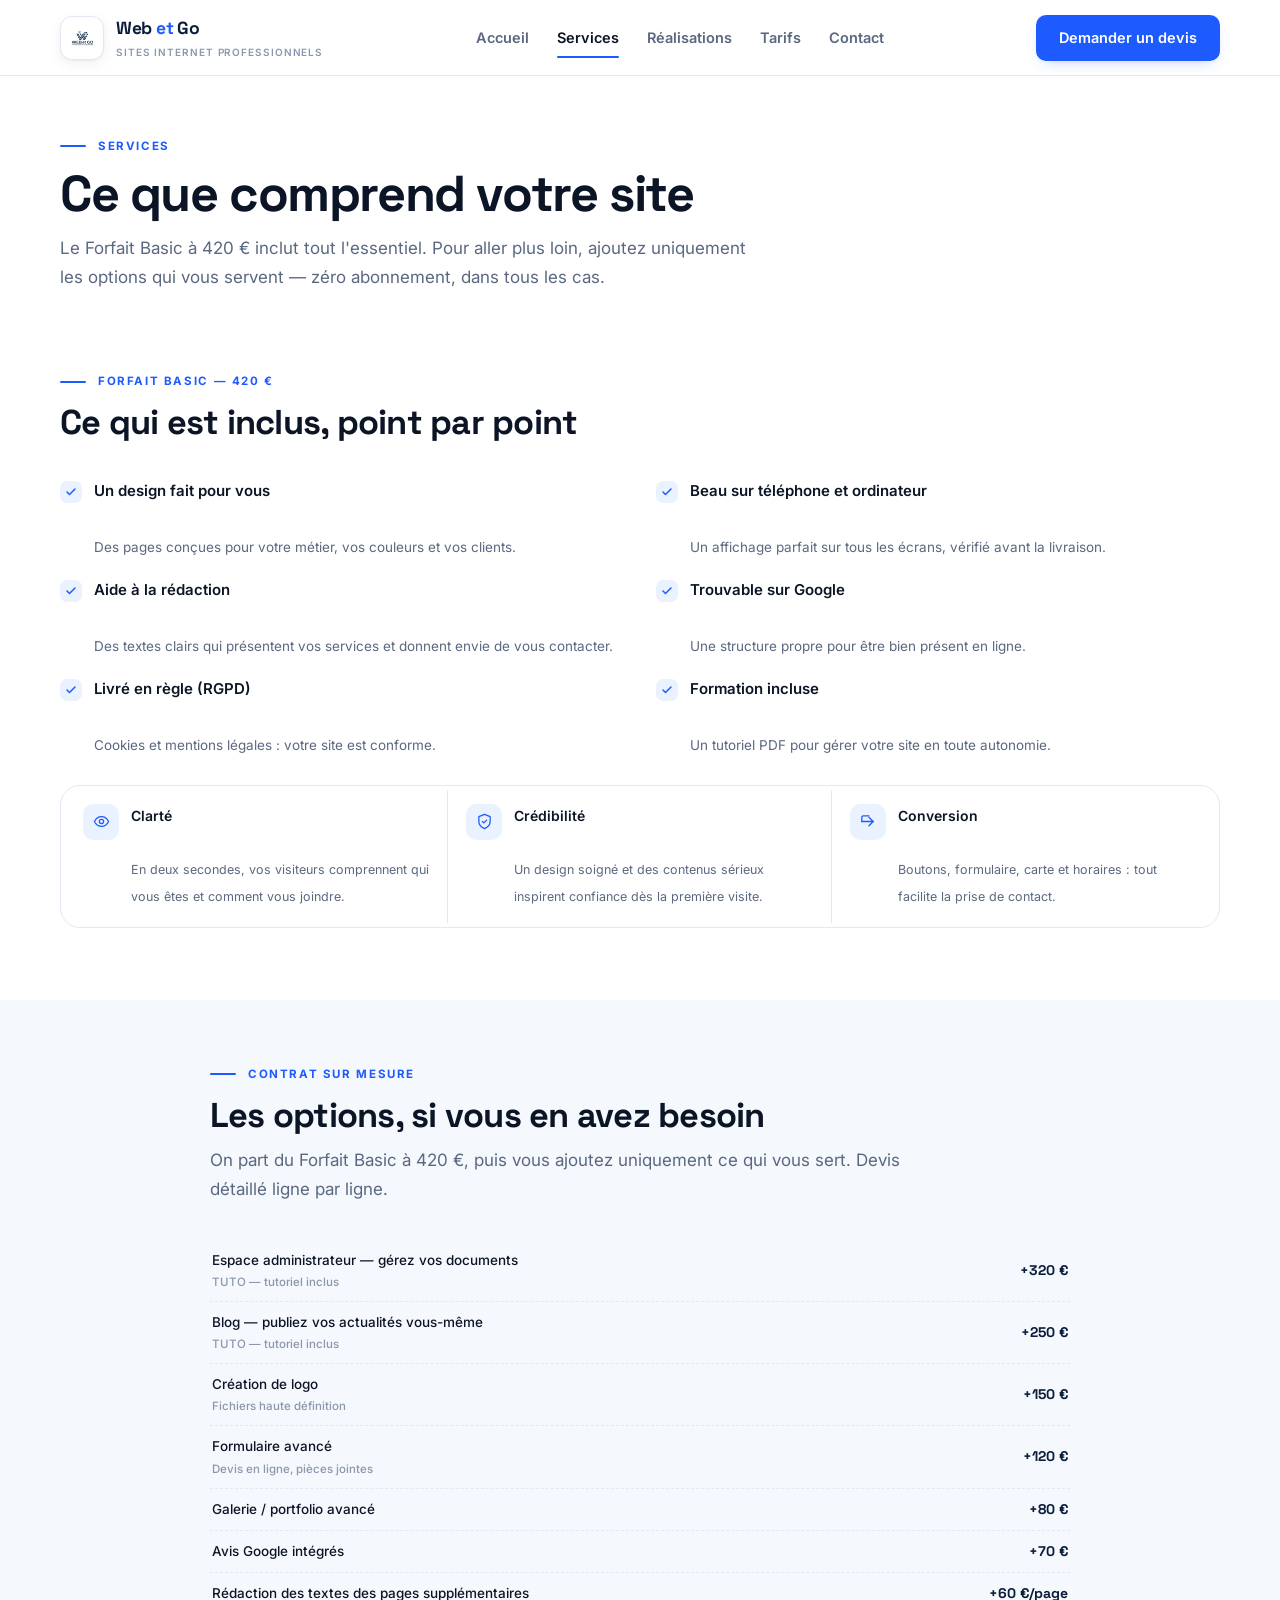
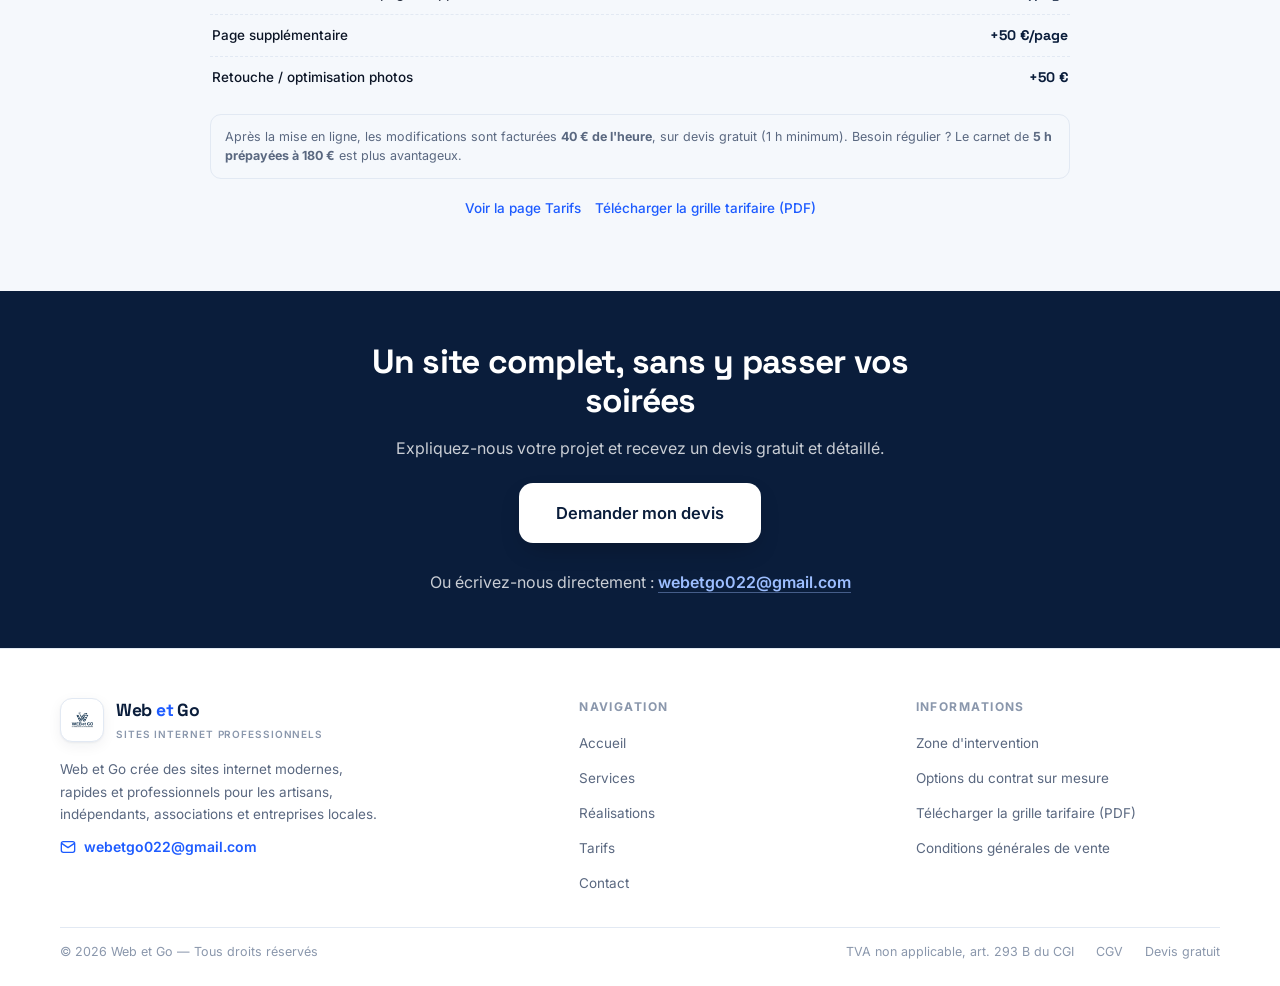
<file: fonctionnalites.html>
<!DOCTYPE html>
<html lang="fr">
<head>
<meta charset="UTF-8">
<meta name="viewport" content="width=device-width, initial-scale=1.0, viewport-fit=cover">
<title>Services — Web et Go</title>
<meta name="description" content="Design sur mesure, version mobile, optimisation Google, hébergement, formation et accompagnement : tout ce que comprend votre site internet avec Web et Go.">
<meta name="robots" content="index,follow">
<meta name="theme-color" content="#0A1D3B">
<link rel="canonical" href="https://www.webetgo.fr/fonctionnalites.html">
<link rel="icon" href="favicon.ico" sizes="any">
<link rel="icon" type="image/png" sizes="32x32" href="favicon-32x32.png">
<link rel="icon" type="image/png" sizes="16x16" href="favicon-16x16.png">
<link rel="icon" type="image/png" href="favicon.png">
<link rel="apple-touch-icon" href="apple-touch-icon.png">
<link rel="manifest" href="site.webmanifest">
<link rel="preconnect" href="https://fonts.googleapis.com"><link rel="preconnect" href="https://fonts.gstatic.com" crossorigin><link href="https://fonts.googleapis.com/css2?family=Inter:wght@400;500;600;700&family=Space+Grotesk:wght@500;600;700&display=swap" rel="stylesheet">
<meta property="og:type" content="website">
<meta property="og:locale" content="fr_FR">
<meta property="og:site_name" content="Web et Go">
<meta property="og:title" content="Services — Web et Go">
<meta property="og:description" content="Design sur mesure, version mobile, optimisation Google, hébergement, formation et accompagnement : tout ce que comprend votre site internet avec Web et Go.">
<meta property="og:url" content="https://www.webetgo.fr/fonctionnalites.html">
<meta property="og:image" content="https://www.webetgo.fr/favicon.png">
<meta name="twitter:card" content="summary_large_image">
<meta name="twitter:title" content="Services — Web et Go">
<meta name="twitter:description" content="Design sur mesure, version mobile, optimisation Google, hébergement, formation et accompagnement : tout ce que comprend votre site internet avec Web et Go.">

<style>

/* ============================================================
   WEB ET GO — Design system
   Palette : bleu nuit, blanc, gris clair, bleu lumineux
   Typo : Space Grotesk (titres) · Inter (textes)
   ============================================================ */

*,*::before,*::after{box-sizing:border-box;margin:0;padding:0}
html{scroll-behavior:smooth;-webkit-text-size-adjust:100%}
html:focus-within{scroll-behavior:smooth}

:root{
  --navy:#0A1D3B;
  --navy2:#10315F;
  --navy3:#163C73;
  --blue:#1D5BFF;
  --blue-d:#1450E6;
  --blue2:#5C8BFF;
  --sky:#EAF1FF;
  --sky2:#DCE7FF;
  --ink:#0C1526;
  --muted:#5A6880;
  --muted2:#8A97AC;
  --bg:#FFFFFF;
  --bg2:#F5F8FC;
  --line:#E2E9F3;
  --line2:#CFD9E8;
  --danger:#B93A34;
  --ok:#1D5BFF;
  --shadow-s:0 1px 2px rgba(10,29,59,.05),0 4px 14px rgba(10,29,59,.06);
  --shadow-m:0 8px 24px -6px rgba(10,29,59,.12);
  --shadow-l:0 24px 48px -16px rgba(10,29,59,.20);
  --r-s:10px;
  --r-m:14px;
  --r-l:20px;
  --r-xl:26px;
  --nav-h:76px;
  --ease:cubic-bezier(.22,.8,.24,1);
  --f-d:'Space Grotesk',-apple-system,BlinkMacSystemFont,'Segoe UI',sans-serif;
  --f-b:'Inter',-apple-system,BlinkMacSystemFont,'Segoe UI',Roboto,sans-serif;
}

/* ---------- BASE ---------- */
body{
  font-family:var(--f-b);
  font-size:16.5px;
  line-height:1.65;
  color:var(--ink);
  background:var(--bg);
  -webkit-font-smoothing:antialiased;
  overflow-x:hidden;
}
a{color:inherit;text-decoration:none}
img,svg{display:block;max-width:100%}
button,input,select,textarea{font:inherit;color:inherit}
::selection{background:var(--blue);color:#fff}
h1,h2,h3,h4{font-family:var(--f-d);font-weight:700;letter-spacing:-.02em;color:var(--ink)}
h1{font-size:clamp(2rem,4.2vw,3.15rem);line-height:1.08;letter-spacing:-.028em}
h2{font-size:clamp(1.5rem,2.8vw,2.15rem);line-height:1.16;letter-spacing:-.022em}
h3{font-size:1.12rem;letter-spacing:-.01em}
:focus-visible{outline:3px solid var(--blue2);outline-offset:3px;border-radius:4px}

/* ---------- LAYOUT ---------- */
.wrap{width:min(1160px,100% - 40px);margin-inline:auto}
.sec{padding:72px 0}
.sec-alt{background:var(--bg2)}
.sec-navy{background:var(--navy);color:#fff}

/* ---------- TYPO ---------- */
.ey{
  display:inline-flex;align-items:center;gap:12px;
  font-size:11.5px;font-weight:700;letter-spacing:.14em;
  text-transform:uppercase;color:var(--blue);
  margin-bottom:12px;
}
.ey::before{content:"";width:26px;height:2px;border-radius:2px;background:var(--blue);flex-shrink:0}
.sh{max-width:720px;margin-bottom:36px}
.sh.c{margin-inline:auto;text-align:center}
.sh.c .ey{justify-content:center}
.lead{font-size:clamp(15.5px,1.4vw,17px);line-height:1.7;color:var(--muted);max-width:64ch}
.sh .lead{margin-top:10px}
.sh.c .lead{margin-inline:auto}
.hl{
  position:relative;white-space:nowrap;
  background:linear-gradient(transparent 66%,rgba(29,91,255,.22) 66%,rgba(29,91,255,.22) 92%,transparent 92%);
}
@media(max-width:680px){.hl{white-space:normal}}
.mu{color:var(--muted)}

/* ---------- BUTTONS ---------- */
.btn{
  display:inline-flex;align-items:center;justify-content:center;gap:10px;
  height:54px;padding:0 28px;border-radius:12px;
  font-weight:600;font-size:15.5px;font-family:var(--f-b);
  border:1.5px solid transparent;cursor:pointer;
  transition:transform .2s var(--ease),box-shadow .25s,border-color .2s,background .2s,color .2s;
  white-space:nowrap;
}
.btn-p{background:var(--blue);color:#fff;box-shadow:0 6px 16px -8px rgba(29,91,255,.4)}
.btn-p:hover{background:var(--blue-d);transform:translateY(-2px);box-shadow:0 10px 20px -10px rgba(29,91,255,.45)}
.btn-p:active{transform:translateY(0)}
.btn-o{background:transparent;border-color:var(--line2);color:var(--ink)}
.btn-o:hover{border-color:var(--blue);color:var(--blue);transform:translateY(-2px)}
.btn-l{background:#fff;color:var(--navy);box-shadow:0 10px 26px -10px rgba(0,0,0,.35)}
.btn-l:hover{background:var(--sky2);transform:translateY(-2px)}
.btn-n{background:var(--navy);color:#fff}
.btn-n:hover{background:var(--navy2);transform:translateY(-2px);box-shadow:var(--shadow-m)}
.btn-sm{height:46px;padding:0 22px;font-size:14.5px;border-radius:10px}
.btn-lg{height:60px;padding:0 36px;font-size:16.5px;border-radius:14px}
.btn-block{width:100%}

/* ---------- HEADER ---------- */
.nav-wrap{
  position:sticky;top:0;z-index:100;
  height:var(--nav-h);
  background:rgba(255,255,255,.88);
  -webkit-backdrop-filter:blur(14px) saturate(1.5);
  backdrop-filter:blur(14px) saturate(1.5);
  border-bottom:1px solid var(--line);
  transition:box-shadow .3s;
}
.nav-wrap.sc{box-shadow:0 8px 30px -18px rgba(10,29,59,.25)}
.nav-in{height:var(--nav-h);display:flex;align-items:center;justify-content:space-between;gap:18px}
.brand{display:flex;align-items:center;gap:12px;flex-shrink:0;min-width:0}
.brand-logo{
  width:44px;height:44px;border-radius:12px;flex-shrink:0;
  background:#fff;border:1px solid var(--line);padding:4px;
  object-fit:contain;
  box-shadow:var(--shadow-s);
}
.brand-name{font-family:var(--f-d);font-weight:700;font-size:17.5px;letter-spacing:-.015em;line-height:1.15;color:var(--navy);white-space:nowrap}
.brand-name b{color:var(--blue);font-weight:700}
.brand-sub{display:block;font-size:10px;font-weight:600;letter-spacing:.09em;text-transform:uppercase;color:var(--muted2);margin-top:2px;white-space:nowrap}
.nav-links{display:flex;align-items:center;gap:28px}
.nav-links a{
  position:relative;padding:8px 0;
  font-size:14.5px;font-weight:600;color:var(--muted);
  transition:color .2s;
}
.nav-links a::after{
  content:"";position:absolute;left:0;right:0;bottom:0;height:2px;border-radius:2px;
  background:var(--blue);transform:scaleX(0);transform-origin:left;
  transition:transform .25s var(--ease);
}
.nav-links a:hover{color:var(--ink)}
.nav-links a.on{color:var(--ink)}
.nav-links a.on::after{transform:scaleX(1)}
.nav-act{display:flex;align-items:center;gap:12px;flex-shrink:0}
.btn-burger{
  display:none;width:46px;height:46px;border-radius:12px;
  border:1px solid var(--line);background:#fff;cursor:pointer;
  flex-direction:column;align-items:center;justify-content:center;gap:5px;
  flex-shrink:0;
}
.btn-burger span{display:block;width:20px;height:2px;border-radius:2px;background:var(--navy);transition:.28s var(--ease)}
.btn-burger.op span:nth-child(1){transform:translateY(7px) rotate(45deg)}
.btn-burger.op span:nth-child(2){opacity:0;transform:scaleX(.3)}
.btn-burger.op span:nth-child(3){transform:translateY(-7px) rotate(-45deg)}
.drawer{
  position:fixed;top:var(--nav-h);left:0;right:0;bottom:0;z-index:99;
  background:#fff;
  display:flex;flex-direction:column;padding:22px 22px 36px;gap:6px;
  overflow-y:auto;
  opacity:0;transform:translateY(-10px);pointer-events:none;visibility:hidden;
  transition:opacity .28s var(--ease),transform .28s var(--ease),visibility .28s;
  border-top:1px solid var(--line);
}
.drawer.op{opacity:1;transform:translateY(0);pointer-events:auto;visibility:visible}
.drawer a.nav-l{
  display:flex;align-items:center;min-height:56px;padding:0 18px;
  border-radius:12px;font-size:17px;font-weight:600;color:var(--ink);
  border:1px solid transparent;transition:background .2s,border-color .2s,color .2s;
}
.drawer a.nav-l:hover,.drawer a.nav-l.on{background:var(--bg2);border-color:var(--line);color:var(--navy)}
.drawer a.nav-l.on{font-weight:700}
.drawer .btn{margin-top:14px;width:100%;height:56px;font-size:16px}
.drawer-mail{margin-top:auto;padding-top:22px;font-size:14.5px;color:var(--muted);display:flex;flex-direction:column;gap:4px}
.drawer-mail a{color:var(--blue);font-weight:600}

/* ---------- PAGE HERO (pages internes) ---------- */
.page-hero{padding:52px 0 32px}
.page-hero h1{max-width:740px;margin-bottom:12px}

/* ---------- HERO (accueil) ---------- */
.hero{padding:52px 0 84px;overflow:hidden}
.hg{display:grid;grid-template-columns:1.06fr .94fr;gap:44px;align-items:center;position:relative}
.hc .lead{font-size:clamp(15.5px,1.5vw,17.5px)}
.hc h1{margin-bottom:14px}
.hctas{display:flex;gap:12px;flex-wrap:wrap;margin-top:22px}
.hbadges{display:flex;flex-wrap:wrap;gap:8px;margin-top:20px}
.pill{
  display:inline-flex;align-items:center;gap:9px;
  padding:9px 15px;border-radius:999px;
  background:#fff;border:1px solid var(--line);
  font-size:13.5px;font-weight:600;color:var(--ink);
}
.pill svg{width:16px;height:16px;color:var(--blue);flex-shrink:0}
.pill .price{color:var(--blue);font-weight:700}

/* --- mockups --- */
.hm{position:relative;padding:8px 0}
.mk-browser{
  position:relative;z-index:2;
  background:#fff;border:1px solid var(--line);border-radius:18px;
  box-shadow:var(--shadow-l);
  padding:16px 18px 20px;overflow:hidden;
}
.mk-browser::after{
  content:"";position:absolute;inset:0;border-radius:18px;
  background:linear-gradient(160deg,rgba(255,255,255,.9),rgba(255,255,255,0) 40%);
  pointer-events:none;
}
.mk-bar{display:flex;align-items:center;gap:7px;margin-bottom:13px}
.mk-dot{width:10px;height:10px;border-radius:50%}
.mk-url{
  margin-left:8px;flex:1;max-width:230px;height:22px;border-radius:99px;
  background:var(--bg2);border:1px solid var(--line);
  display:flex;align-items:center;gap:6px;padding:0 10px;
}
.mk-url span{width:8px;height:8px;border-radius:2px;background:var(--line2);flex-shrink:0}
.mk-url i{width:70px;height:6px;border-radius:3px;background:var(--line2);font-style:normal}
.mk-nav{display:flex;align-items:center;justify-content:space-between;padding:8px 0 12px;border-bottom:1px solid var(--line);margin-bottom:14px}
.mk-nav .lg{width:12px;height:12px;border-radius:4px;background:var(--blue)}
.mk-nav .ll{display:flex;gap:10px}
.mk-nav .ll i{width:34px;height:6px;border-radius:3px;background:var(--line2)}
.mk-nav .lb{width:64px;height:22px;border-radius:7px;background:var(--blue)}
.mk-hero{
  background:linear-gradient(135deg,var(--navy) 0%,var(--navy2) 60%,#1B3F7E 100%);
  border-radius:12px;padding:16px;color:#fff;margin-bottom:10px;position:relative;overflow:hidden;
}
.mk-hero h4{font-size:14.5px;line-height:1.3;letter-spacing:-.01em;color:#fff;max-width:75%;margin-bottom:6px}
.mk-hero p{font-size:10.5px;color:rgba(255,255,255,.7);max-width:70%;line-height:1.5;margin-bottom:12px}
.mk-hero .b{display:inline-block;height:20px;padding:0 10px;border-radius:6px;background:var(--blue);font-size:8.5px;font-weight:700;letter-spacing:.04em;line-height:20px;text-transform:uppercase}
.mk-bl{display:grid;grid-template-columns:1fr 1fr 1fr;gap:8px}
.mk-b{height:52px;border-radius:8px;background:var(--bg2);border:1px solid var(--line)}
.mk-b.v{background:linear-gradient(135deg,var(--sky),var(--sky2));border-color:transparent}
.mk-b.n{background:var(--navy);border:none}
.mk-phone{
  position:absolute;right:-12px;bottom:-34px;z-index:3;
  width:172px;height:356px;border-radius:28px;
  background:#fff;border:1px solid var(--line);
  box-shadow:var(--shadow-l);
  padding:10px;overflow:hidden;
  transform:rotate(3deg);
  animation:float 7s ease-in-out infinite;
}
.mk-notch{width:74px;height:16px;border-radius:0 0 12px 12px;background:#fff;border:1px solid var(--line);border-top:none;position:absolute;top:0;left:50%;transform:translateX(-50%);z-index:2}
.mk-ph-in{border-radius:20px;background:var(--bg2);height:100%;overflow:hidden;border:1px solid var(--line)}
.mk-ph-h{background:var(--navy);padding:14px 12px;color:#fff}
.mk-ph-h i{display:block;width:40px;height:5px;border-radius:3px;background:rgba(255,255,255,.85);margin-bottom:5px}
.mk-ph-h i.s{width:26px;background:rgba(255,255,255,.45)}
.mk-ph-b{padding:10px}
.mk-ph-b .btn-b{height:20px;border-radius:6px;background:var(--blue);margin-bottom:9px}
.mk-ph-b .line{height:7px;border-radius:4px;background:var(--line2);margin-bottom:7px}
.mk-ph-b .line.w70{width:70%}
.mk-ph-b .img{height:54px;border-radius:8px;background:linear-gradient(135deg,var(--sky),var(--sky2));margin-bottom:8px}
.mk-ph-b .img.d{height:44px}
.chip{
  position:absolute;z-index:4;
  display:flex;align-items:center;gap:9px;
  background:#fff;border:1px solid var(--line);border-radius:13px;
  padding:9px 12px;box-shadow:var(--shadow-m);
  font-size:12px;font-weight:600;color:var(--ink);line-height:1.3;
}
.chip .n{font-family:var(--f-d);font-size:21px;font-weight:700;letter-spacing:-.02em;color:var(--navy)}
.chip svg{width:30px;height:30px;padding:7px;border-radius:9px;background:var(--sky);color:var(--blue);flex-shrink:0}
.chip-1{top:-14px;right:6px}
.chip-2{bottom:-10px;left:-14px}
@keyframes float{0%,100%{transform:translateY(0)}50%{transform:translateY(-9px)}}

/* ---------- PROBLÈME / SOLUTION ---------- */
.ps{display:grid;grid-template-columns:1fr 1fr;gap:18px;align-items:stretch}
.ps-card{border-radius:var(--r-xl);padding:28px 26px;border:1px solid var(--line);background:#fff}
.ps-tag{
  display:inline-flex;align-items:center;gap:8px;
  padding:6px 13px;border-radius:999px;
  font-size:11.5px;font-weight:700;letter-spacing:.1em;text-transform:uppercase;
  margin-bottom:14px;
}
.ps-bad .ps-tag{background:var(--bg2);color:var(--muted);border:1px solid var(--line)}
.ps-good{background:var(--navy);border:none;color:#fff;position:relative;overflow:hidden;box-shadow:var(--shadow-l)}
.ps-good .ps-tag{background:rgba(255,255,255,.12);color:#fff}
.ps-good h2{color:#fff;font-size:clamp(1.3rem,2.1vw,1.7rem);margin-bottom:12px}
.ps-good .lead{color:rgba(255,255,255,.82)}
.ps ul{list-style:none;display:grid;gap:10px;margin-top:16px}
.ps li{display:flex;align-items:flex-start;gap:12px;font-size:14.5px;line-height:1.5}
.ps li .ic{
  width:27px;height:27px;border-radius:9px;flex-shrink:0;
  display:grid;place-items:center;margin-top:1px;
}
.ps li .ic svg{width:14px;height:14px}
.ps-bad li .ic{background:var(--bg2);color:var(--danger)}
.ps-good li .ic{background:rgba(255,255,255,.13);color:#9DBEFF}
.ps-good li{color:rgba(255,255,255,.92)}
.ps-good .btn{margin-top:20px}

/* ---------- SERVICES (grille éditoriale) ---------- */
.srv-grid{display:grid;grid-template-columns:repeat(3,1fr);column-gap:30px;row-gap:26px}
.srv{border-top:1px solid var(--line);padding-top:16px}
.srv h3{display:flex;align-items:center;gap:10px;font-size:16px;margin-bottom:6px}
.srv h3 svg{width:18px;height:18px;color:var(--blue);flex-shrink:0}
.srv p{font-size:13.5px;color:var(--muted);line-height:1.6;max-width:36ch}

/* Liste d'inclusions (cochée) */
.ck-list{display:grid;grid-template-columns:1fr 1fr;gap:18px 32px;margin-top:4px}
.ck{display:flex;gap:12px;align-items:flex-start}
.ck .ic{width:22px;height:22px;border-radius:7px;background:var(--sky);color:var(--blue);display:grid;place-items:center;flex-shrink:0;margin-top:2px}
.ck .ic svg{width:12px;height:12px}
.ck strong{display:block;font-size:15px;font-weight:600;margin-bottom:2px}
.ck small{font-size:13.5px;color:var(--muted);line-height:1.55}

/* Bandeau engagements (compact) */
.eng-strip{
  display:grid;grid-template-columns:repeat(3,1fr);
  margin-top:26px;background:#fff;border:1px solid var(--line);
  border-radius:var(--r-l);padding:4px;
}
.eng-item{display:flex;gap:12px;align-items:flex-start;padding:14px 18px;border-right:1px solid var(--line)}
.eng-item:last-child{border-right:none}
.eng-item .ic{width:36px;height:36px;border-radius:10px;background:var(--sky);color:var(--blue);display:grid;place-items:center;flex-shrink:0}
.eng-item .ic svg{width:17px;height:17px}
.eng-item strong{display:block;font-size:14px;font-weight:600;margin-bottom:1px}
.eng-item small{font-size:12.5px;color:var(--muted);line-height:1.5}

/* ---------- FONCTIONNEMENT ---------- */
.steps{display:grid;grid-template-columns:repeat(4,1fr);gap:26px}
.steps-3{grid-template-columns:repeat(3,1fr)}
.step{border-top:2px solid var(--line);padding-top:14px}
.step-n{display:block;font-family:var(--f-d);font-size:30px;font-weight:700;letter-spacing:-.03em;color:var(--blue2);line-height:1;margin-bottom:8px}
.step h3{font-size:15px;margin-bottom:5px}
.step p{font-size:13px;color:var(--muted);line-height:1.55}

/* ---------- RÉALISATIONS ---------- */
.g2{display:grid;grid-template-columns:1fr 1fr;gap:18px}
.proj{
  background:#fff;border:1px solid var(--line);border-radius:var(--r-xl);
  overflow:hidden;display:flex;flex-direction:column;
  transition:transform .28s var(--ease),box-shadow .28s,border-color .28s;
}
.proj:hover{transform:translateY(-3px);box-shadow:var(--shadow-m);border-color:var(--sky2)}
.shot{
  position:relative;padding:22px 22px 0;
  height:182px;display:flex;align-items:flex-end;overflow:hidden;
}
.shot.th-warm{background:linear-gradient(160deg,#FFF7EC,#FBEBD6)}
.shot.th-teal{background:linear-gradient(160deg,#EDF7F6,#DCEFEC)}
.shot.th-violet{background:linear-gradient(160deg,#F5F1FC,#E8DFF7)}
.shot.th-green{background:linear-gradient(160deg,#F0F7F0,#DDEEDC)}
.win{
  width:100%;background:#fff;border:1px solid var(--line);
  border-radius:14px 14px 0 0;border-bottom:none;
  box-shadow:0 -8px 30px -18px rgba(10,29,59,.25);
  overflow:hidden;
}
.win-bar{display:flex;align-items:center;gap:6px;padding:11px 14px;border-bottom:1px solid var(--line)}
.win-bar i{width:8px;height:8px;border-radius:50%;background:var(--line2)}
.win-bar .u{margin-left:8px;height:16px;border-radius:99px;background:var(--bg2);border:1px solid var(--line);display:flex;align-items:center;padding:0 9px;font-style:normal}
.win-bar .u em{font-style:normal;font-size:9px;color:var(--muted2);letter-spacing:.02em}
.win-body{padding:12px}
.win-body .hd{display:flex;align-items:center;justify-content:space-between;margin-bottom:9px}
.win-body .hd i{width:10px;height:10px;border-radius:3px}
.win-body .hd .ll{display:flex;gap:7px}
.win-body .hd .ll i{width:26px;height:5px;border-radius:3px;background:var(--line2)}
.win-body .hd .bb{width:46px;height:15px;border-radius:5px}
.win-body .hx{height:42px;border-radius:8px;margin-bottom:7px;padding:10px;display:flex;flex-direction:column;justify-content:center;gap:3px}
.win-body .hx i{display:block;height:6px;border-radius:3px;background:rgba(255,255,255,.8)}
.win-body .hx i.s{width:55%;background:rgba(255,255,255,.5)}
.win-body .hx .bb2{width:38px;height:13px;border-radius:4px;background:var(--blue)}
.win-body .bx{display:flex;gap:7px}
.win-body .bx i{height:28px;border-radius:6px;background:var(--bg2);border:1px solid var(--line);flex:1}
.win-body .bx i.on{background:#fff;border-color:var(--line2);box-shadow:var(--shadow-s)}
.th-warm .win-body .hd i,.th-warm .win-body .hd .bb,.th-warm .win-body .hx{background:linear-gradient(135deg,#E8930C,#C2620A)}
.th-teal .win-body .hd i,.th-teal .win-body .hd .bb,.th-teal .win-body .hx{background:linear-gradient(135deg,#0E7490,#155E75)}
.th-violet .win-body .hd i,.th-violet .win-body .hd .bb,.th-violet .win-body .hx{background:linear-gradient(135deg,#7C3AED,#5B21B6)}
.th-green .win-body .hd i,.th-green .win-body .hd .bb,.th-green .win-body .hx{background:linear-gradient(135deg,#15803D,#166534)}
.demo-flag{
  position:absolute;top:18px;right:18px;z-index:2;
  padding:6px 12px;border-radius:999px;
  background:var(--navy);color:#fff;
  font-size:11px;font-weight:700;letter-spacing:.08em;text-transform:uppercase;
}
.proj-info{padding:18px 20px 20px;display:flex;flex-direction:column;flex:1}
.proj-info .sec-lbl{
  font-size:11.5px;font-weight:700;letter-spacing:.1em;text-transform:uppercase;
  color:var(--blue);margin-bottom:8px;
}
.proj-info h3{font-size:16.5px;margin-bottom:5px}
.proj-info p{font-size:13.5px;color:var(--muted);line-height:1.55;flex:1}
.proj-info .row{display:flex;align-items:center;justify-content:space-between;gap:10px;margin-top:14px;flex-wrap:wrap}
.proj-info .dom{font-size:13px;color:var(--muted2);font-weight:500}
.proj-wide{grid-column:1/-1}

/* ---------- TARIFS ---------- */
.pw{display:grid;grid-template-columns:1.08fr .92fr;gap:26px;align-items:stretch}
.price-card{
  background:var(--navy);color:#fff;border-radius:var(--r-xl);
  padding:30px 28px;position:relative;overflow:hidden;
  box-shadow:var(--shadow-l);
  display:flex;flex-direction:column;
}
.p-ey{
  display:inline-flex;align-items:center;gap:8px;align-self:flex-start;
  padding:6px 13px;border-radius:999px;
  background:rgba(255,255,255,.12);font-size:11.5px;font-weight:700;
  letter-spacing:.1em;text-transform:uppercase;margin-bottom:14px;
}
.p-ey i{width:6px;height:6px;border-radius:50%;background:#7FB0FF}
.price-amount{margin-bottom:6px}
.price-amount .from{display:block;font-size:15px;font-weight:600;color:rgba(255,255,255,.7);margin-bottom:4px}
.price-amount .val{
  font-family:var(--f-d);font-size:clamp(2.4rem,4.2vw,3.2rem);font-weight:700;
  letter-spacing:-.04em;line-height:1;
}
.price-amount .val sup{font-size:.45em;font-weight:600;color:#9DBEFF;margin-left:6px;letter-spacing:0}
.p-sub{font-size:14px;color:rgba(255,255,255,.65)}
.incl{list-style:none;display:grid;gap:9px;margin:18px 0 20px}
.incl li{display:flex;align-items:flex-start;gap:11px;font-size:13.5px;line-height:1.5;color:rgba(255,255,255,.92)}
.incl li .ic{
  width:25px;height:25px;border-radius:8px;background:rgba(255,255,255,.13);
  color:#9DBEFF;display:grid;place-items:center;flex-shrink:0;margin-top:1px;
}
.incl li .ic svg{width:13px;height:13px}
.price-card .btn-l{align-self:flex-start}
.p-foot{margin-top:auto;padding-top:14px;font-size:12px;color:rgba(255,255,255,.55);line-height:1.55}
.opt-card{background:#fff;border:1px solid var(--line);border-radius:var(--r-xl);padding:26px 24px;box-shadow:var(--shadow-s);display:flex;flex-direction:column}
.opt-card h3{font-size:16.5px;margin-bottom:5px}
.opt-card > p{font-size:13.5px;color:var(--muted);margin-bottom:14px}
.opts{list-style:none}
.opt{display:flex;align-items:center;justify-content:space-between;gap:12px;padding:9px 2px;border-bottom:1px dashed var(--line)}
.opt:last-child{border-bottom:none}
.opt .nm{font-size:13.5px;font-weight:500;color:var(--ink)}
.opt .nm small{display:block;font-size:11.5px;color:var(--muted2);font-weight:500;margin-top:2px}
.opt .pr{font-family:var(--f-d);font-size:14px;font-weight:700;color:var(--navy);white-space:nowrap}
.opt-note{
  margin-top:14px;padding:12px 14px;border-radius:11px;
  background:var(--bg2);border:1px solid var(--line);
  font-size:12.5px;color:var(--muted);line-height:1.55;
}
.opt-card .btn{margin-top:14px;width:100%}
.opt-links{display:flex;gap:14px;margin-top:12px;flex-wrap:wrap}
.opt-links a{font-size:13.5px;font-weight:500;color:var(--blue);transition:color .2s}
.opt-links a:hover{color:var(--blue-d);text-decoration:underline;text-underline-offset:3px}
/* ---------- FAQ ---------- */
.faq{max-width:1020px;margin-inline:auto;display:grid;grid-template-columns:1fr 1fr;gap:10px}
details{
  border:1px solid var(--line);border-radius:var(--r-m);
  background:#fff;overflow:hidden;
  transition:border-color .25s,box-shadow .25s;
}
details[open]{border-color:var(--sky2);box-shadow:var(--shadow-s)}
summary{
  list-style:none;padding:14px 18px;cursor:pointer;
  display:flex;align-items:center;justify-content:space-between;gap:14px;
  font-size:14.5px;font-weight:600;color:var(--ink);
  user-select:none;
}
summary::-webkit-details-marker{display:none}
summary::after{content:"+";flex-shrink:0;font-family:var(--f-d);font-size:20px;font-weight:500;color:var(--blue);line-height:1;width:20px;text-align:center;transition:transform .25s var(--ease)}
details[open] summary::after{transform:rotate(45deg)}
.faq-a{padding:0 18px 16px;font-size:13.5px;color:var(--muted);line-height:1.65;max-width:70ch}
.faq-a a{color:var(--blue);font-weight:600}
.faq-a a:hover{text-decoration:underline}
.faq-more{text-align:center;margin-top:18px;font-size:14px;color:var(--muted)}
.faq-more a{color:var(--blue);font-weight:500;transition:color .2s}
.faq-more a:hover{color:var(--blue-d);text-decoration:underline;text-underline-offset:3px}

/* ---------- CTA FINAL ---------- */
.cta-final{padding:52px 0}
.cta-final .wrap{display:grid;gap:14px;justify-items:center;text-align:center}
.cta-final h2{color:#fff;font-size:clamp(1.5rem,2.9vw,2.1rem);max-width:600px}
.cta-final p{color:rgba(255,255,255,.78);font-size:clamp(14.5px,1.35vw,16px);max-width:520px}
.cta-final .btn-lg{margin-top:8px}
.cta-mail{margin-top:12px;font-size:13.5px;color:rgba(255,255,255,.65)}
.cta-mail a{color:#9DBEFF;font-weight:600;border-bottom:1px solid rgba(157,190,255,.4)}
.cta-mail a:hover{color:#fff}

/* ---------- PAGE TARIFS (grande page) ---------- */.te-card{background:#fff;border:1px solid var(--line);border-radius:var(--r-l);padding:22px 24px;box-shadow:var(--shadow-s)}
.te-card h3{font-size:16.5px;margin-bottom:5px}
.te-card .lead{font-size:15px;margin-bottom:10px}
.te-grid{display:grid;grid-template-columns:1fr 1fr;gap:18px;margin-top:18px}
.te-note{
  display:flex;gap:12px;align-items:flex-start;
  margin-top:14px;padding:13px 15px;border-radius:11px;
  background:var(--bg2);border:1px solid var(--line);
  font-size:12.5px;color:var(--muted);line-height:1.55;
}
.te-note svg{width:18px;height:18px;color:var(--blue);flex-shrink:0;margin-top:2px}

/* ---------- CONTACT ---------- */
.cgrid{display:grid;grid-template-columns:.92fr 1.08fr;gap:28px;align-items:start}
.cinfo{display:grid;gap:14px}
.cb{
  display:flex;gap:14px;align-items:flex-start;
  padding:14px 0;border-bottom:1px solid var(--line);
}
.cb:last-child{border-bottom:none}
.cb .ic{width:40px;height:40px;border-radius:12px;background:var(--sky);color:var(--blue);display:grid;place-items:center;flex-shrink:0}
.cb .ic svg{width:21px;height:21px}
.cb strong{display:block;font-size:14.5px;font-weight:600;margin-bottom:2px}
.cb p{font-size:13px;color:var(--muted);line-height:1.5}
.cb a{color:var(--blue);font-weight:600}
.cb a:hover{text-decoration:underline}
.cb .nm{font-size:15.5px;font-weight:700}
.cform{background:#fff;border:1px solid var(--line);border-radius:var(--r-xl);padding:28px 26px;box-shadow:var(--shadow-m)}
.cform h3{font-size:18px;margin-bottom:5px}
.cform > p{font-size:13.5px;color:var(--muted);margin-bottom:16px}
.fg{display:grid;gap:13px}
.fr{display:grid;grid-template-columns:1fr 1fr;gap:13px}
label{display:grid;gap:8px;font-size:14px;font-weight:600;color:var(--ink)}
input,select,textarea{
  width:100%;height:48px;padding:0 15px;
  border:1px solid var(--line2);border-radius:11px;background:#fff;
  font-size:14.5px;color:var(--ink);
  transition:border-color .2s,box-shadow .2s;
  -webkit-appearance:none;appearance:none;
}
select{
  background-image:url("data:image/svg+xml,%3Csvg xmlns='http://www.w3.org/2000/svg' width='16' height='16' viewBox='0 0 24 24' fill='none' stroke='%235A6880' stroke-width='2.2' stroke-linecap='round' stroke-linejoin='round'%3E%3Cpath d='m6 9 6 6 6-6'/%3E%3C/svg%3E");
  background-repeat:no-repeat;background-position:right 16px center;
  padding-right:44px;
}
textarea{height:auto;min-height:110px;padding:12px 15px;resize:vertical}
input:focus,select:focus,textarea:focus{outline:none;border-color:var(--blue);box-shadow:0 0 0 4px rgba(29,91,255,.13)}
input::placeholder,textarea::placeholder{color:var(--muted2)}
.fn{font-size:12.5px;color:var(--muted2);margin-top:12px;display:flex;align-items:center;gap:7px}
.fn svg{width:14px;height:14px;flex-shrink:0}

/* ---------- ZONE ---------- */
.zgrid{display:grid;grid-template-columns:1.04fr .96fr;gap:28px;align-items:stretch}
.map-card{
  background:#fff;border:1px solid var(--line);border-radius:var(--r-xl);
  padding:34px 36px;box-shadow:var(--shadow-s);
  display:flex;flex-direction:column;
}
.map-svg{width:100%;height:auto;border-radius:var(--r-m);border:1px solid var(--line);background:var(--bg2);margin-bottom:24px}
.zchips{display:flex;flex-wrap:wrap;gap:10px;margin-bottom:22px}
.zchip{
  display:inline-flex;align-items:center;gap:8px;
  padding:9px 15px;border-radius:999px;
  background:var(--bg2);border:1px solid var(--line);
  font-size:13.5px;font-weight:600;
}
.zchip svg{width:15px;height:15px;color:var(--blue)}
.map-card .btn{align-self:flex-start}
.map-card h3{font-size:19px;margin-bottom:8px}
.map-card p{font-size:14.5px;color:var(--muted);line-height:1.65;margin-bottom:18px}
.zinfo{display:grid;gap:14px;align-content:start}
.zinfo .cb{margin:0}

/* ---------- CGV ---------- */
.legal{max-width:860px;margin-inline:auto;background:#fff;border:1px solid var(--line);border-radius:var(--r-xl);padding:34px 38px;box-shadow:var(--shadow-s)}
.legal-intro{font-size:15px;color:var(--muted);line-height:1.75;margin-bottom:8px}
.legal-sec{padding:16px 0;border-bottom:1px solid var(--line)}
.legal-sec:last-of-type{border-bottom:none}
.legal-sec h2{font-size:1.15rem;margin-bottom:12px}
.legal-sec p{font-size:15px;color:var(--muted);line-height:1.8}
.legal-sec p + p{margin-top:12px}
.lnote{
  margin-top:22px;padding:16px 18px;border-radius:12px;
  background:var(--bg2);border:1px solid var(--line);
  font-size:14px;color:var(--muted);line-height:1.65;
}
.lnote strong{color:var(--ink)}
.linfo{list-style:none;display:grid;gap:10px;margin-top:22px}
.linfo li{display:flex;gap:12px;font-size:14.5px;color:var(--muted)}
.linfo li strong{color:var(--ink);min-width:90px;font-weight:600}

/* ---------- FOOTER ---------- */
.foot{border-top:1px solid var(--line);padding:48px 0 24px;background:#fff}
.fin{display:grid;grid-template-columns:1.6fr 1fr 1fr;gap:32px}
.fbrand .brand{margin-bottom:16px}
.fbrand p{font-size:13.5px;color:var(--muted);line-height:1.65;max-width:36ch}
.fbrand .mail{display:inline-flex;align-items:center;gap:8px;margin-top:10px;font-size:14px;font-weight:600;color:var(--blue)}
.fbrand .mail svg{width:16px;height:16px}
.fcol h4{font-size:12px;font-weight:700;letter-spacing:.12em;text-transform:uppercase;color:var(--muted2);margin-bottom:12px;font-family:var(--f-b)}
.fcol ul{list-style:none;display:grid;gap:8px}
.fcol a{font-size:13.5px;color:var(--muted);transition:color .2s}
.fcol a:hover{color:var(--blue)}
.fbot{
  display:flex;align-items:center;justify-content:space-between;gap:10px;flex-wrap:wrap;
  border-top:1px solid var(--line);margin-top:30px;padding-top:14px;
  font-size:12.5px;color:var(--muted2);
}
.fbot .l{display:flex;gap:22px;flex-wrap:wrap}
.fbot a{color:var(--muted2)}
.fbot a:hover{color:var(--blue)}

/* ---------- REVEAL ---------- */
.rev{opacity:0;transform:translateY(20px);transition:opacity .7s var(--ease),transform .7s var(--ease)}
.rev.in{opacity:1;transform:none}
.d1{transition-delay:.07s}.d2{transition-delay:.14s}.d3{transition-delay:.21s}.d4{transition-delay:.28s}.d5{transition-delay:.35s}

/* ---------- RESPONSIVE ---------- */
@media(max-width:1020px){
  .nav-links,.nav-act .btn{display:none}
  .btn-burger{display:flex}
  .hg{grid-template-columns:1fr;gap:36px}
  .hm{max-width:520px;margin-inline:auto;width:100%}
  .chip-1{right:-4px}
  .chip-2{left:-4px}
  .srv-grid{grid-template-columns:1fr 1fr}
  .steps{grid-template-columns:1fr 1fr;gap:26px 18px}
  .steps-3{grid-template-columns:1fr 1fr;gap:26px 18px}
  .pw,.cgrid,.zgrid{grid-template-columns:1fr}
  .ps{grid-template-columns:1fr}
  .te-grid{grid-template-columns:1fr}
  .fin{grid-template-columns:1fr 1fr}
  /* Barre légale du footer : empilée proprement sur écrans étroits */
  .fbot{flex-direction:column;align-items:center;text-align:center;gap:8px}
  .fbot .l{justify-content:center;gap:10px 18px}
}
@media(max-width:680px){
  :root{--nav-h:66px}
  body{font-size:16px}
  .wrap{width:calc(100% - 32px)}
  .sec{padding:48px 0}
  .hero{padding:30px 0 66px}
  .page-hero{padding:38px 0 22px}
  .brand-logo{width:40px;height:40px;border-radius:11px}
  .brand-sub{display:none}
  .brand-name{font-size:16.5px}
  .nav-act .btn-burger{width:44px;height:44px}
  .hctas{flex-direction:column;align-items:stretch}
  .hctas .btn{width:100%}
  .hbadges{display:grid;grid-template-columns:1fr 1fr;gap:8px}
  .pill{padding:8px 12px;font-size:12.5px;justify-content:center}
  .g2{grid-template-columns:1fr;gap:12px}
  .srv-grid{grid-template-columns:1fr;row-gap:18px}
  .ck-list{grid-template-columns:1fr;gap:16px}
  .steps{grid-template-columns:1fr;gap:16px}
  .step{padding-top:12px}
  .step-n{font-size:24px}
  .ps-card{padding:20px 18px}
  .price-card{padding:24px 20px}
  .opt-card{padding:20px 18px}
  .cform{padding:22px 18px}
  .fr{grid-template-columns:1fr}
  .cta-final{padding:72px 0}
  .cta-final .btn-lg{width:100%}
  .mk-phone{right:-6px;width:144px;height:300px}
  .mk-browser{padding:10px 10px 12px}
  .mk-bl{grid-template-columns:1fr 1fr 1fr}
  .mk-b{height:40px}
  .chip{padding:8px 11px;font-size:11px}
  .chip .n{font-size:18px}
  .fin{grid-template-columns:1fr;gap:24px}
  .legal{padding:22px 18px}
  .te-card{padding:18px 16px}
  .shot{height:164px;padding:16px 16px 0}
  .proj-info{padding:16px 16px 18px}
  .drawer a.nav-l{min-height:50px}
  /* Footer compact sur mobile */
  .foot{padding:28px 0 16px}
  .fin{gap:18px}
  .fbrand p{font-size:13.5px}
  .fbrand .mail{margin-top:10px}
  .fcol h4{margin-bottom:13px}
  .fcol ul{gap:8px}
  .fcol a{font-size:14px}
  .fbot{margin-top:18px;padding-top:10px;gap:8px}
  /* FAQ & engagements en une colonne sur mobile */
  .faq{grid-template-columns:1fr}
  .eng-strip{grid-template-columns:1fr;padding:2px}
  .eng-item{border-right:none;border-bottom:1px solid var(--line);padding:12px 14px}
  .eng-item:last-child{border-bottom:none}
}

/* ---------- REDUCED MOTION ---------- */
@media(prefers-reduced-motion:reduce){
  *,*::before,*::after{transition:none!important;animation:none!important}
  html{scroll-behavior:auto}
  .rev{opacity:1;transform:none}
}


</style>
</head>
<body>
<div class="nav-wrap" id="nav">
  <div class="wrap nav-in">
    <a class="brand" href="index.html" aria-label="Web et Go — Accueil">
      <img class="brand-logo" src="[data-uri]" alt="Logo Web et Go" loading="eager">
      <span>
        <span class="brand-name">Web <b>et</b> Go</span>
        <span class="brand-sub">Sites internet professionnels</span>
      </span>
    </a>
    <nav class="nav-links" aria-label="Navigation principale">
      <a href="index.html" data-nav="index">Accueil</a>
      <a href="fonctionnalites.html" data-nav="fonctionnalites" class="on">Services</a>
      <a href="modeles.html" data-nav="modeles">Réalisations</a>
      <a href="tarifs.html" data-nav="tarifs">Tarifs</a>
      <a href="contact.html" data-nav="contact">Contact</a>
    </nav>
    <div class="nav-act">
      <a class="btn btn-p btn-sm" href="contact.html">Demander un devis</a>
      <button class="btn-burger" id="burger" aria-label="Ouvrir le menu" aria-expanded="false">
        <span></span><span></span><span></span>
      </button>
    </div>
  </div>
</div>
<nav class="drawer" id="drawer" aria-label="Menu mobile">
  <a class="nav-l" href="index.html" data-nav="index">Accueil</a>
  <a class="nav-l" href="fonctionnalites.html" data-nav="fonctionnalites" class="on">Services</a>
  <a class="nav-l" href="modeles.html" data-nav="modeles">Réalisations</a>
  <a class="nav-l" href="tarifs.html" data-nav="tarifs">Tarifs</a>
  <a class="nav-l" href="preuve.html" data-nav="preuve">Zone d'intervention</a>
  <a class="nav-l" href="contact.html" data-nav="contact">Contact</a>
  <a class="btn btn-p" href="contact.html">Demander un devis</a>
  <div class="drawer-mail">
    <span>Une question ?</span>
    <a href="mailto:webetgo022@gmail.com">webetgo022@gmail.com</a>
  </div>
</nav>

<main>

<!-- ============ EN-TÊTE DE PAGE ============ -->
<section class="page-hero">
  <div class="wrap">
    <p class="ey rev">Services</p>
    <h1 class="rev">Ce que comprend votre site</h1>
    <p class="lead rev">Le Forfait Basic à 420&nbsp;€ inclut tout l'essentiel. Pour aller plus loin, ajoutez uniquement les options qui vous servent — zéro abonnement, dans tous les cas.</p>
  </div>
</section>

<!-- ============ FORFAIT BASIC ============ -->
<section class="sec" style="padding-top:40px">
  <div class="wrap">
    <div class="sh rev">
      <p class="ey">Forfait Basic — 420&nbsp;€</p>
      <h2>Ce qui est inclus, point par point</h2>
    </div>
    <div class="ck-list rev">
      <div class="ck">
        <span class="ic"><svg viewBox="0 0 24 24" fill="none" stroke="currentColor" stroke-width="3" stroke-linecap="round" stroke-linejoin="round"><path d="M20 6 9 17l-5-5"/></svg></span>
        <span><strong>Un design fait pour vous</strong><br><small>Des pages conçues pour votre métier, vos couleurs et vos clients.</small></span>
      </div>
      <div class="ck">
        <span class="ic"><svg viewBox="0 0 24 24" fill="none" stroke="currentColor" stroke-width="3" stroke-linecap="round" stroke-linejoin="round"><path d="M20 6 9 17l-5-5"/></svg></span>
        <span><strong>Beau sur téléphone et ordinateur</strong><br><small>Un affichage parfait sur tous les écrans, vérifié avant la livraison.</small></span>
      </div>
      <div class="ck">
        <span class="ic"><svg viewBox="0 0 24 24" fill="none" stroke="currentColor" stroke-width="3" stroke-linecap="round" stroke-linejoin="round"><path d="M20 6 9 17l-5-5"/></svg></span>
        <span><strong>Aide à la rédaction</strong><br><small>Des textes clairs qui présentent vos services et donnent envie de vous contacter.</small></span>
      </div>
      <div class="ck">
        <span class="ic"><svg viewBox="0 0 24 24" fill="none" stroke="currentColor" stroke-width="3" stroke-linecap="round" stroke-linejoin="round"><path d="M20 6 9 17l-5-5"/></svg></span>
        <span><strong>Trouvable sur Google</strong><br><small>Une structure propre pour être bien présent en ligne.</small></span>
      </div>
      <div class="ck">
        <span class="ic"><svg viewBox="0 0 24 24" fill="none" stroke="currentColor" stroke-width="3" stroke-linecap="round" stroke-linejoin="round"><path d="M20 6 9 17l-5-5"/></svg></span>
        <span><strong>Livré en règle (RGPD)</strong><br><small>Cookies et mentions légales : votre site est conforme.</small></span>
      </div>
      <div class="ck">
        <span class="ic"><svg viewBox="0 0 24 24" fill="none" stroke="currentColor" stroke-width="3" stroke-linecap="round" stroke-linejoin="round"><path d="M20 6 9 17l-5-5"/></svg></span>
        <span><strong>Formation incluse</strong><br><small>Un tutoriel PDF pour gérer votre site en toute autonomie.</small></span>
      </div>
    </div>
    <div class="eng-strip rev">
      <div class="eng-item">
        <span class="ic"><svg viewBox="0 0 24 24" fill="none" stroke="currentColor" stroke-width="1.8" stroke-linecap="round" stroke-linejoin="round"><path d="M2 12s3.5-7 10-7 10 7 10 7-3.5 7-10 7-10-7-10-7Z"/><circle cx="12" cy="12" r="3"/></svg></span>
        <span><strong>Clarté</strong><br><small>En deux secondes, vos visiteurs comprennent qui vous êtes et comment vous joindre.</small></span>
      </div>
      <div class="eng-item">
        <span class="ic"><svg viewBox="0 0 24 24" fill="none" stroke="currentColor" stroke-width="1.8" stroke-linecap="round" stroke-linejoin="round"><path d="M12 22s8-3.5 8-10V5l-8-3-8 3v7c0 6.5 8 10 8 10Z"/><path d="m9 12 2 2 4-4"/></svg></span>
        <span><strong>Crédibilité</strong><br><small>Un design soigné et des contenus sérieux inspirent confiance dès la première visite.</small></span>
      </div>
      <div class="eng-item">
        <span class="ic"><svg viewBox="0 0 24 24" fill="none" stroke="currentColor" stroke-width="1.8" stroke-linecap="round" stroke-linejoin="round"><path d="M4 12h16"/><path d="m14 6 6 6-6 6"/><path d="M4 12V6a2 2 0 0 1 2-2h8"/></svg></span>
        <span><strong>Conversion</strong><br><small>Boutons, formulaire, carte et horaires : tout facilite la prise de contact.</small></span>
      </div>
    </div>
  </div>
</section>

<!-- ============ OPTIONS ============ -->
<section class="sec sec-alt" id="options" style="padding-top:56px">
  <div class="wrap">
    <div style="max-width:860px;margin-inline:auto">
      <div class="sh rev">
        <p class="ey">Contrat sur mesure</p>
        <h2>Les options, si vous en avez besoin</h2>
        <p class="lead">On part du Forfait Basic à 420&nbsp;€, puis vous ajoutez uniquement ce qui vous sert. Devis détaillé ligne par ligne.</p>
      </div>
      <ul class="opts rev">
        <li class="opt"><span class="nm">Espace administrateur — gérez vos documents<small>TUTO — tutoriel inclus</small></span><span class="pr">+320&nbsp;€</span></li>
        <li class="opt"><span class="nm">Blog — publiez vos actualités vous-même<small>TUTO — tutoriel inclus</small></span><span class="pr">+250&nbsp;€</span></li>
        <li class="opt"><span class="nm">Création de logo<small>Fichiers haute définition</small></span><span class="pr">+150&nbsp;€</span></li>
        <li class="opt"><span class="nm">Formulaire avancé<small>Devis en ligne, pièces jointes</small></span><span class="pr">+120&nbsp;€</span></li>
        <li class="opt"><span class="nm">Galerie / portfolio avancé</span><span class="pr">+80&nbsp;€</span></li>
        <li class="opt"><span class="nm">Avis Google intégrés</span><span class="pr">+70&nbsp;€</span></li>
        <li class="opt"><span class="nm">Rédaction des textes des pages supplémentaires</span><span class="pr">+60&nbsp;€/page</span></li>
        <li class="opt"><span class="nm">Page supplémentaire</span><span class="pr">+50&nbsp;€/page</span></li>
        <li class="opt"><span class="nm">Retouche / optimisation photos</span><span class="pr">+50&nbsp;€</span></li>
      </ul>
      <p class="opt-note rev" style="margin-top:16px">Après la mise en ligne, les modifications sont facturées <strong>40&nbsp;€ de l'heure</strong>, sur devis gratuit (1&nbsp;h minimum). Besoin régulier ? Le carnet de <strong>5&nbsp;h prépayées à 180&nbsp;€</strong> est plus avantageux.</p>
      <div class="opt-links rev" style="justify-content:center;margin-top:18px">
        <a href="tarifs.html">Voir la page Tarifs </a>
        <a href="documents/grille-tarifaire-webetgo.pdf" download>Télécharger la grille tarifaire (PDF) </a>
      </div>
    </div>
  </div>
</section>

<!-- ============ CTA ============ -->
<section class="sec sec-navy cta-final">
  <div class="wrap rev">
    <h2>Un site complet, sans y passer vos soirées</h2>
    <p>Expliquez-nous votre projet et recevez un devis gratuit et détaillé.</p>
    <a class="btn btn-l btn-lg" href="contact.html">
      Demander mon devis
      
    </a>
    <p class="cta-mail">Ou écrivez-nous directement : <a href="mailto:webetgo022@gmail.com">webetgo022@gmail.com</a></p>
  </div>
</section>

</main>


<footer class="foot">
  <div class="wrap">
    <div class="fin">
      <div class="fbrand">
        <a class="brand" href="index.html" aria-label="Web et Go — Accueil">
          <img class="brand-logo" src="[data-uri]" alt="Logo Web et Go" loading="lazy">
          <span>
            <span class="brand-name">Web <b>et</b> Go</span>
            <span class="brand-sub">Sites internet professionnels</span>
          </span>
        </a>
        <p>Web et Go crée des sites internet modernes, rapides et professionnels pour les artisans, indépendants, associations et entreprises locales.</p>
        <a class="mail" href="mailto:webetgo022@gmail.com">
          <svg viewBox="0 0 24 24" fill="none" stroke="currentColor" stroke-width="2" stroke-linecap="round" stroke-linejoin="round"><rect x="2" y="4" width="20" height="16" rx="3"/><path d="m3 7 9 6 9-6"/></svg>
          webetgo022@gmail.com
        </a>
      </div>
      <nav class="fcol" aria-label="Navigation">
        <h4>Navigation</h4>
        <ul>
          <li><a href="index.html">Accueil</a></li>
          <li><a href="fonctionnalites.html">Services</a></li>
          <li><a href="modeles.html">Réalisations</a></li>
          <li><a href="tarifs.html">Tarifs</a></li>
          <li><a href="contact.html">Contact</a></li>
        </ul>
      </nav>
      <nav class="fcol" aria-label="Informations">
        <h4>Informations</h4>
        <ul>
          <li><a href="preuve.html">Zone d'intervention</a></li>
          <li><a href="tarifs.html#options">Options du contrat sur mesure</a></li>
          <li><a href="documents/grille-tarifaire-webetgo.pdf" download>Télécharger la grille tarifaire (PDF)</a></li>
          <li><a href="cgv.html">Conditions générales de vente</a></li>
        </ul>
      </nav>
    </div>
    <div class="fbot">
      <span>© <span data-year>2026</span> Web et Go — Tous droits réservés</span>
      <span class="l">
        <span>TVA non applicable, art. 293 B du CGI</span>
        <a href="cgv.html">CGV</a>
        <a href="contact.html">Devis gratuit</a>
      </span>
    </div>
  </div>
</footer>

<script>
(function(){
  var body=document.body,
      burger=document.getElementById('burger'),
      drawer=document.getElementById('drawer'),
      navWrap=document.querySelector('.nav-wrap');

  function closeDrawer(){
    if(!drawer||!burger)return;
    drawer.classList.remove('op');
    burger.classList.remove('op');
    burger.setAttribute('aria-expanded','false');
    body.style.overflow='';
  }

  if(burger&&drawer){
    burger.addEventListener('click',function(){
      var o=drawer.classList.toggle('op');
      burger.classList.toggle('op',o);
      burger.setAttribute('aria-expanded',o?'true':'false');
      body.style.overflow=o?'hidden':'';
    });
    drawer.querySelectorAll('a').forEach(function(a){
      a.addEventListener('click',closeDrawer);
    });
    document.addEventListener('click',function(e){
      if(drawer.classList.contains('op')&&!drawer.contains(e.target)&&!burger.contains(e.target))closeDrawer();
    });
    document.addEventListener('keydown',function(e){
      if(e.key==='Escape')closeDrawer();
    });
  }

  window.addEventListener('scroll',function(){
    if(navWrap)navWrap.classList.toggle('sc',window.scrollY>10);
  },{passive:true});

  /* Apparition progressive */
  if('IntersectionObserver' in window){
    var io=new IntersectionObserver(function(entries){
      entries.forEach(function(e){
        if(e.isIntersecting){e.target.classList.add('in');io.unobserve(e.target);}
      });
    },{threshold:.12,rootMargin:'0px 0px -40px 0px'});
    document.querySelectorAll('.rev').forEach(function(el){io.observe(el);});
  }else{
    document.querySelectorAll('.rev').forEach(function(el){el.classList.add('in');});
  }

  /* FAQ : un seul accordéon ouvert */
  document.querySelectorAll('details').forEach(function(d){
    d.addEventListener('toggle',function(){
      if(d.open){
        var sib=d.parentElement;
        if(sib)sib.querySelectorAll('details[open]').forEach(function(o){
          if(o!==d)o.removeAttribute('open');
        });
      }
    });
  });

  /* Formulaire de contact -> messagerie */
  var form=document.getElementById('cForm');
  if(form)form.addEventListener('submit',function(e){
    e.preventDefault();
    var d=new FormData(form);
    var sub=encodeURIComponent('Demande de contact — Web et Go');
    var bod=encodeURIComponent(
      'Bonjour Web et Go,\n\nJe souhaite échanger au sujet de mon projet.\n\n'
      +'Prénom : '+d.get('prenom')
      +'\nNom : '+d.get('nom')
      +'\nEmail : '+d.get('email')
      +'\nProjet : '+d.get('besoin')
      +'\n\nMessage :\n'+d.get('message')
      +'\n\nMerci.'
    );
    location.href='mailto:webetgo022@gmail.com?subject='+sub+'&body='+bod;
  });

  /* Année du footer */
  document.querySelectorAll('[data-year]').forEach(function(el){el.textContent=new Date().getFullYear();});
})();

</script>
</body>
</html>
</file>
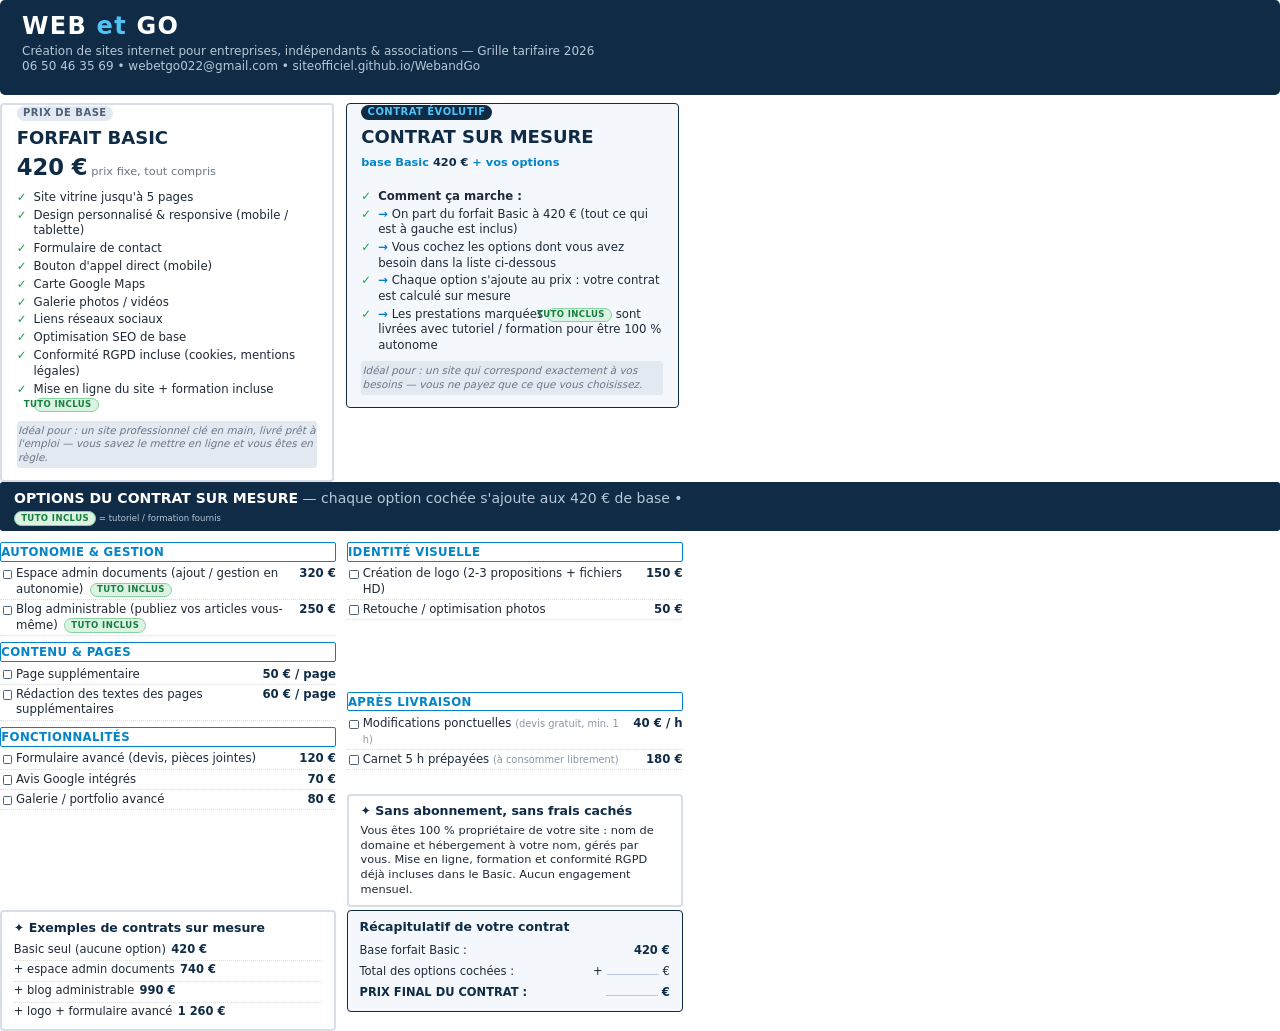
<file: grille-tarifaire.html>
<!DOCTYPE html>
<html lang="fr">
<head>
<meta charset="utf-8">
<title>Grille tarifaire — Web et Go</title>
<style>
  /* ============================================================
     GRILLE TARIFAIRE WEB ET GO — source WeasyPrint
     Génère documents/grille-tarifaire-webetgo.pdf :
       python3 -m weasyprint grille-tarifaire.html grille-tarifaire-webetgo.pdf
     ============================================================ */
  @page {
    size: A4;
    margin: 28pt 34pt;
    @bottom-center {
      content: "Web et Go — Gabriel LEGENTIL • Devis gratuit • Prix TTC, TVA non applicable (art. 293 B du CGI)";
      font-family: 'DejaVu Sans', sans-serif;
      font-size: 8pt;
      color: #8A94A6;
      padding-top: 6pt;
    }
  }

  * { box-sizing: border-box; margin: 0; padding: 0; }

  body {
    font-family: 'DejaVu Sans', sans-serif;
    font-size: 8.8pt;
    color: #1F2937;
  }

  /* ---------- Bandeau titre ---------- */
  .bandeau {
    background: #0F2B46;
    border-radius: 3.8pt;
    padding: 0 16.5pt 15.30pt;
  }
  .bandeau h1 {
    font-size: 18pt;
    font-weight: bold;
    color: #FFFFFF;
    letter-spacing: .95pt;
    line-height: 12.05pt;
    padding-top: 13.50pt;
    margin-bottom: 7.20pt;
  }
  .bandeau h1 .et { color: #4FC3F7; }
  .bandeau p {
    font-size: 9pt;
    color: #B8C7D9;
    line-height: 11.7pt;
  }

  /* ---------- Rangée des deux cartes ---------- */
  .cartes {
    display: flex;
    align-items: flex-start;
    gap: 9pt;
    width: 509.34pt;
    margin-top: 6pt;
  }
  .carte {
    width: 250.17pt;
    border-radius: 3pt;
    padding: 0.10pt 11pt 9pt;
  }
  .carte--basic {
    background: #FFFFFF;
    border: 1.5pt solid #D7DEE8;
    min-height: 283.3pt;
  }
  .carte--mesure {
    background: #F4F8FC;
    border: 1.3pt solid #0F2B46;
  }

  .pilule {
    display: inline-block;
    font-size: 7.5pt;
    font-weight: bold;
    letter-spacing: .35pt;
    line-height: 7.1pt;
    padding: 2.1pt 4.8pt 2.3pt;
    border-radius: 6.5pt;
  }
  .pilule--basic { background: #E3E9F1; color: #51607A; }
  .pilule--mesure { background: #0F2B46; color: #4FC3F7; }

  .carte h2 {
    font-size: 13.5pt;
    font-weight: bold;
    color: #0F2B46;
    margin-top: 5.30pt;
    line-height: 15.5pt;
  }
  .prix-base { margin-top: 5.80pt; line-height: 1; }
  .prix-base strong { font-size: 17pt; font-weight: bold; color: #0F2B46; }
  .prix-base small { font-size: 8.5pt; color: #6B7686; }

  .surtitre-option {
    margin-top: 5.50pt;
    font-size: 8.5pt;
    font-weight: bold;
    color: #0284C7;
    line-height: 11pt;
  }
  .surtitre-option strong { color: #0F2B46; }

  /* listes à coches */
  .liste-check { list-style: none; margin-top: 8.10pt; }
  .liste-check li {
    font-size: 8.8pt;
    line-height: 11.53pt;
    margin-bottom: 1.9pt;
    padding-left: 12.7pt;
    text-indent: -12.7pt;
  }
  .liste-check li::before {
    content: "✓";
    font-weight: bold;
    color: #16A34A;
    display: inline-block;
    width: 12.7pt;
    text-indent: 0;
    text-align: left;
  }

  .tuto {
    display: inline-block;
    font-size: 6.4pt;
    line-height: 7.1pt;
    font-weight: bold;
    letter-spacing: .3pt;
    color: #15803D;
    background: #DCF2E3;
    border: .75pt solid #86D5A1;
    border-radius: 5.5pt;
    padding: 1.1pt 4.6pt 1.3pt;
    vertical-align: .5pt;
  }

  .encart-ideal {
    background: #E3E9F1;
    border-radius: 2.5pt;
    padding: 2.2pt 1pt 2.6pt;
    margin-top: 6.20pt;
  }
  .encart-ideal p {
    font-style: italic;
    font-size: 7.8pt;
    line-height: 10.15pt;
    color: #6B7686;
  }

  .etape { font-size: 8.8pt; line-height: 11.53pt; margin-bottom: 1.9pt; }
  .etape .fleche { font-weight: bold; color: #0284C7; }
  .etapes { margin-top: 14.60pt; }

  /* ---------- Bandeau options ---------- */
  .titre-options {
    background: #0F2B46;
    border-radius: 2pt;
    padding: 6.5pt 10.5pt 3.80pt;
    margin-top: 0pt;
    color: #FFFFFF;
  }
  .titre-options p.ligne1 { font-size: 10.5pt; line-height: 13.1pt; }
  .titre-options p.ligne1 strong { font-weight: bold; }
  .titre-options p.ligne1 .detail { color: #B8C7D9; font-weight: normal; }
  .titre-options p.ligne2 {
    margin-top: 2.6pt;
    font-size: 6.4pt;
    color: #B8C7D9;
    line-height: 8.5pt;
  }

  /* ---------- Colonnes d'options ---------- */
  .colonnes {
    display: flex;
    gap: 8pt;
    width: 519.34pt;
    margin-top: 8.40pt;
  }
  .colonne { width: 252pt; }
  .colonne--droite { display: flex; flex-direction: column; }

  .groupe { margin-bottom: 4.80pt; }
  .colonne--droite .groupe--recentre { margin-top: 48.90pt; }

  .barre-groupe {
    border: .75pt solid #0284C7;
    border-radius: 1.5pt;
    color: #0284C7;
    font-size: 8.8pt;
    font-weight: bold;
    letter-spacing: .25pt;
    line-height: 10.5pt;
    padding: 1.3pt 0.2pt;
    margin-bottom: 2.10pt;
  }

  .option {
    display: flex;
    align-items: flex-start;
    border-bottom: .75pt dotted #D7DEE8;
    padding: 1.5pt 0;
  }
  .option .case {
    flex: none;
    width: 7pt;
    height: 7pt;
    border: 1pt solid #51607A;
    border-radius: 1pt;
    margin: 2.6pt 3pt 0 2pt;
  }
  .option .nom {
    flex: 1;
    font-size: 8.8pt;
    line-height: 11.53pt;
    color: #1F2937;
    padding-right: 4pt;
  }
  .option .nom .detail {
    font-size: 7.4pt;
    color: #8A94A6;
  }
  .option .nom .tuto { margin-left: 2pt; }
  .option .prix {
    flex: none;
    font-size: 8.8pt;
    font-weight: bold;
    color: #0F2B46;
  }

  /* ---------- Encadrés du bas ---------- */
  .bas {
    display: flex;
    gap: 8pt;
    width: 519.34pt;
    margin-top: 2.2pt;
  }
  .boite {
    border: 1.5pt solid #D7DEE8;
    border-radius: 3pt;
    background: #FFFFFF;
    padding: 6.9pt 8.9pt 5.2pt;
    width: 252pt;
  }
  .boite h3 {
    font-size: 9.4pt;
    font-weight: bold;
    color: #0F2B46;
    margin-bottom: 4pt;
    line-height: 9.6pt;
  }
  .boite .ligne {
    display: flex;
    align-items: baseline;
    font-size: 8.6pt;
    line-height: 11.2pt;
    border-bottom: .75pt dotted #D7DEE8;
    padding: 1.4pt 0 2.4pt;
  }
  .boite .ligne .libelle { flex: none; color: #1F2937; padding-right: 4pt; white-space: nowrap; }
  .boite .ligne .montant { font-weight: bold; color: #0F2B46; }
  .boite .ligne:last-child { border-bottom: none; }

  .boite--recap {
    background: #F4F8FC;
    border: 1.3pt solid #0F2B46;
  }
  .boite--recap .ligne--forte .libelle,
  .boite--recap .ligne--forte .euro { font-weight: bold; color: #0F2B46; }
  .boite--recap .ligne { padding: 1.8pt 0 2.9pt; }
  .boite--recap h3 { margin-bottom: 5.1pt; }
  .boite--recap { padding-bottom: 5.9pt; }
  .boite--liberte { padding-bottom: 6.4pt; }
  .boite--recap .tiret {
    flex: 1;
    border: none;
    margin: 0 4pt;
  }
  .boite--recap .ligne { border-bottom: none; }
  .boite--recap .plus { padding-right: 3pt; }
  .boite--recap .blanc {
    display: inline-block;
    width: 39pt;
    border-bottom: 1pt solid #B8C7D9;
    margin-right: 3pt;
  }
  .boite--recap .euro { color: #1F2937; }

  .colonne--droite .boite--liberte { margin-top: 12.70pt; width: 252pt; }
  .bas .boite--recap { }
  
  .boite--liberte p {
    font-size: 8.5pt;
    line-height: 11.1pt;
    color: #1F2937;
  }
</style>
</head>
<body>

  <!-- Bandeau titre -->
  <div class="bandeau">
    <h1>WEB <span class="et">et</span> GO</h1>
    <p>Création de sites internet pour entreprises, indépendants &amp; associations — Grille tarifaire 2026</p>
    <p>06 50 46 35 69  •  webetgo022@gmail.com  •  siteofficiel.github.io/WebandGo</p>
  </div>

  <!-- Deux cartes : Basic / Sur mesure -->
  <div class="cartes">

    <div class="carte carte--basic">
      <span class="pilule pilule--basic">PRIX DE BASE</span>
      <h2>FORFAIT BASIC</h2>
      <p class="prix-base"><strong>420 €</strong> <small>prix fixe, tout compris</small></p>
      <ul class="liste-check">
        <li>Site vitrine jusqu'à 5 pages</li>
        <li>Design personnalisé &amp; responsive (mobile / tablette)</li>
        <li>Formulaire de contact</li>
        <li>Bouton d'appel direct (mobile)</li>
        <li>Carte Google Maps</li>
        <li>Galerie photos / vidéos</li>
        <li>Liens réseaux sociaux</li>
        <li>Optimisation SEO de base</li>
        <li>Conformité RGPD incluse (cookies, mentions légales)</li>
        <li>Mise en ligne du site + formation incluse <span class="tuto">TUTO INCLUS</span></li>
      </ul>
      <div class="encart-ideal">
        <p>Idéal pour : un site professionnel clé en main, livré prêt à l'emploi — vous savez le mettre en ligne et vous êtes en règle.</p>
      </div>
    </div>

    <div class="carte carte--mesure">
      <span class="pilule pilule--mesure">CONTRAT ÉVOLUTIF</span>
      <h2>CONTRAT SUR MESURE</h2>
      <p class="surtitre-option">base Basic <strong>420 €</strong> + vos options</p>
      <ul class="liste-check etapes">
        <li><strong style="color:#1F2937">Comment ça marche :</strong></li>
        <li class="etape"><span class="fleche">→</span> On part du forfait Basic à 420 € (tout ce qui est à gauche est inclus)</li>
        <li class="etape"><span class="fleche">→</span> Vous cochez les options dont vous avez besoin dans la liste ci-dessous</li>
        <li class="etape"><span class="fleche">→</span> Chaque option s'ajoute au prix : votre contrat est calculé sur mesure</li>
        <li class="etape"><span class="fleche">→</span> Les prestations marquées <span class="tuto">TUTO INCLUS</span> sont livrées avec tutoriel / formation pour être 100 % autonome</li>
      </ul>
      <div class="encart-ideal">
        <p>Idéal pour : un site qui correspond exactement à vos besoins — vous ne payez que ce que vous choisissez.</p>
      </div>
    </div>

  </div>

  <!-- Bandeau titre des options -->
  <div class="titre-options">
    <p class="ligne1"><strong>OPTIONS DU CONTRAT SUR MESURE</strong> <span class="detail">— chaque option cochée s'ajoute aux 420 € de base •</span></p>
    <p class="ligne2"><span class="tuto">TUTO INCLUS</span> = tutoriel / formation fournis</p>
  </div>

  <!-- Options en deux colonnes -->
  <div class="colonnes">

    <div class="colonne colonne--gauche">

      <div class="groupe">
        <div class="barre-groupe">AUTONOMIE &amp; GESTION</div>
        <div class="option">
          <span class="case"></span>
          <span class="nom">Espace admin documents (ajout / gestion en autonomie) <span class="tuto">TUTO INCLUS</span></span>
          <span class="prix">320 €</span>
        </div>
        <div class="option">
          <span class="case"></span>
          <span class="nom">Blog administrable (publiez vos articles vous-même) <span class="tuto">TUTO INCLUS</span></span>
          <span class="prix">250 €</span>
        </div>
      </div>

      <div class="groupe">
        <div class="barre-groupe">CONTENU &amp; PAGES</div>
        <div class="option">
          <span class="case"></span>
          <span class="nom">Page supplémentaire</span>
          <span class="prix">50 € / page</span>
        </div>
        <div class="option">
          <span class="case"></span>
          <span class="nom">Rédaction des textes des pages supplémentaires</span>
          <span class="prix">60 € / page</span>
        </div>
      </div>

      <div class="groupe">
        <div class="barre-groupe">FONCTIONNALITÉS</div>
        <div class="option">
          <span class="case"></span>
          <span class="nom">Formulaire avancé (devis, pièces jointes)</span>
          <span class="prix">120 €</span>
        </div>
        <div class="option">
          <span class="case"></span>
          <span class="nom">Avis Google intégrés</span>
          <span class="prix">70 €</span>
        </div>
        <div class="option">
          <span class="case"></span>
          <span class="nom">Galerie / portfolio avancé</span>
          <span class="prix">80 €</span>
        </div>
      </div>

    </div>

    <div class="colonne colonne--droite">

      <div class="groupe">
        <div class="barre-groupe">IDENTITÉ VISUELLE</div>
        <div class="option">
          <span class="case"></span>
          <span class="nom">Création de logo (2-3 propositions + fichiers HD)</span>
          <span class="prix">150 €</span>
        </div>
        <div class="option">
          <span class="case"></span>
          <span class="nom">Retouche / optimisation photos</span>
          <span class="prix">50 €</span>
        </div>
      </div>

      <div class="groupe groupe--recentre">
        <div class="barre-groupe">APRÈS LIVRAISON</div>
        <div class="option">
          <span class="case"></span>
          <span class="nom">Modifications ponctuelles <span class="detail">(devis gratuit, min. 1 h)</span></span>
          <span class="prix">40 € / h</span>
        </div>
        <div class="option">
          <span class="case"></span>
          <span class="nom">Carnet 5 h prépayées <span class="detail">(à consommer librement)</span></span>
          <span class="prix">180 €</span>
        </div>
      </div>

      <div class="boite boite--liberte">
        <h3>✦ Sans abonnement, sans frais cachés</h3>
        <p>Vous êtes 100 % propriétaire de votre site : nom de domaine et hébergement à votre nom, gérés par vous. Mise en ligne, formation et conformité RGPD déjà incluses dans le Basic. Aucun engagement mensuel.</p>
      </div>

    </div>

  </div>

  <!-- Encadrés du bas -->
  <div class="bas">

    <div class="boite boite--exemples">
      <h3>✦ Exemples de contrats sur mesure</h3>
      <div class="ligne"><span class="libelle">Basic seul (aucune option)</span><span class="montant">420 €</span></div>
      <div class="ligne"><span class="libelle">+ espace admin documents</span><span class="montant">740 €</span></div>
      <div class="ligne"><span class="libelle">+ blog administrable</span><span class="montant">990 €</span></div>
      <div class="ligne"><span class="libelle">+ logo + formulaire avancé</span><span class="montant">1 260 €</span></div>
    </div>

    <div>
      <div class="boite boite--recap">
        <h3>Récapitulatif de votre contrat</h3>
        <div class="ligne"><span class="libelle">Base forfait Basic :</span><span class="tiret"></span><span class="montant">420 €</span></div>
        <div class="ligne"><span class="libelle">Total des options cochées :</span><span class="tiret"></span><span class="plus">+</span><span class="blanc"></span><span class="euro">€</span></div>
        <div class="ligne ligne--forte"><span class="libelle">PRIX FINAL DU CONTRAT :</span><span class="tiret"></span><span class="blanc"></span><span class="euro">€</span></div>
      </div>
    </div>

  </div>

</body>
</html>
</file>
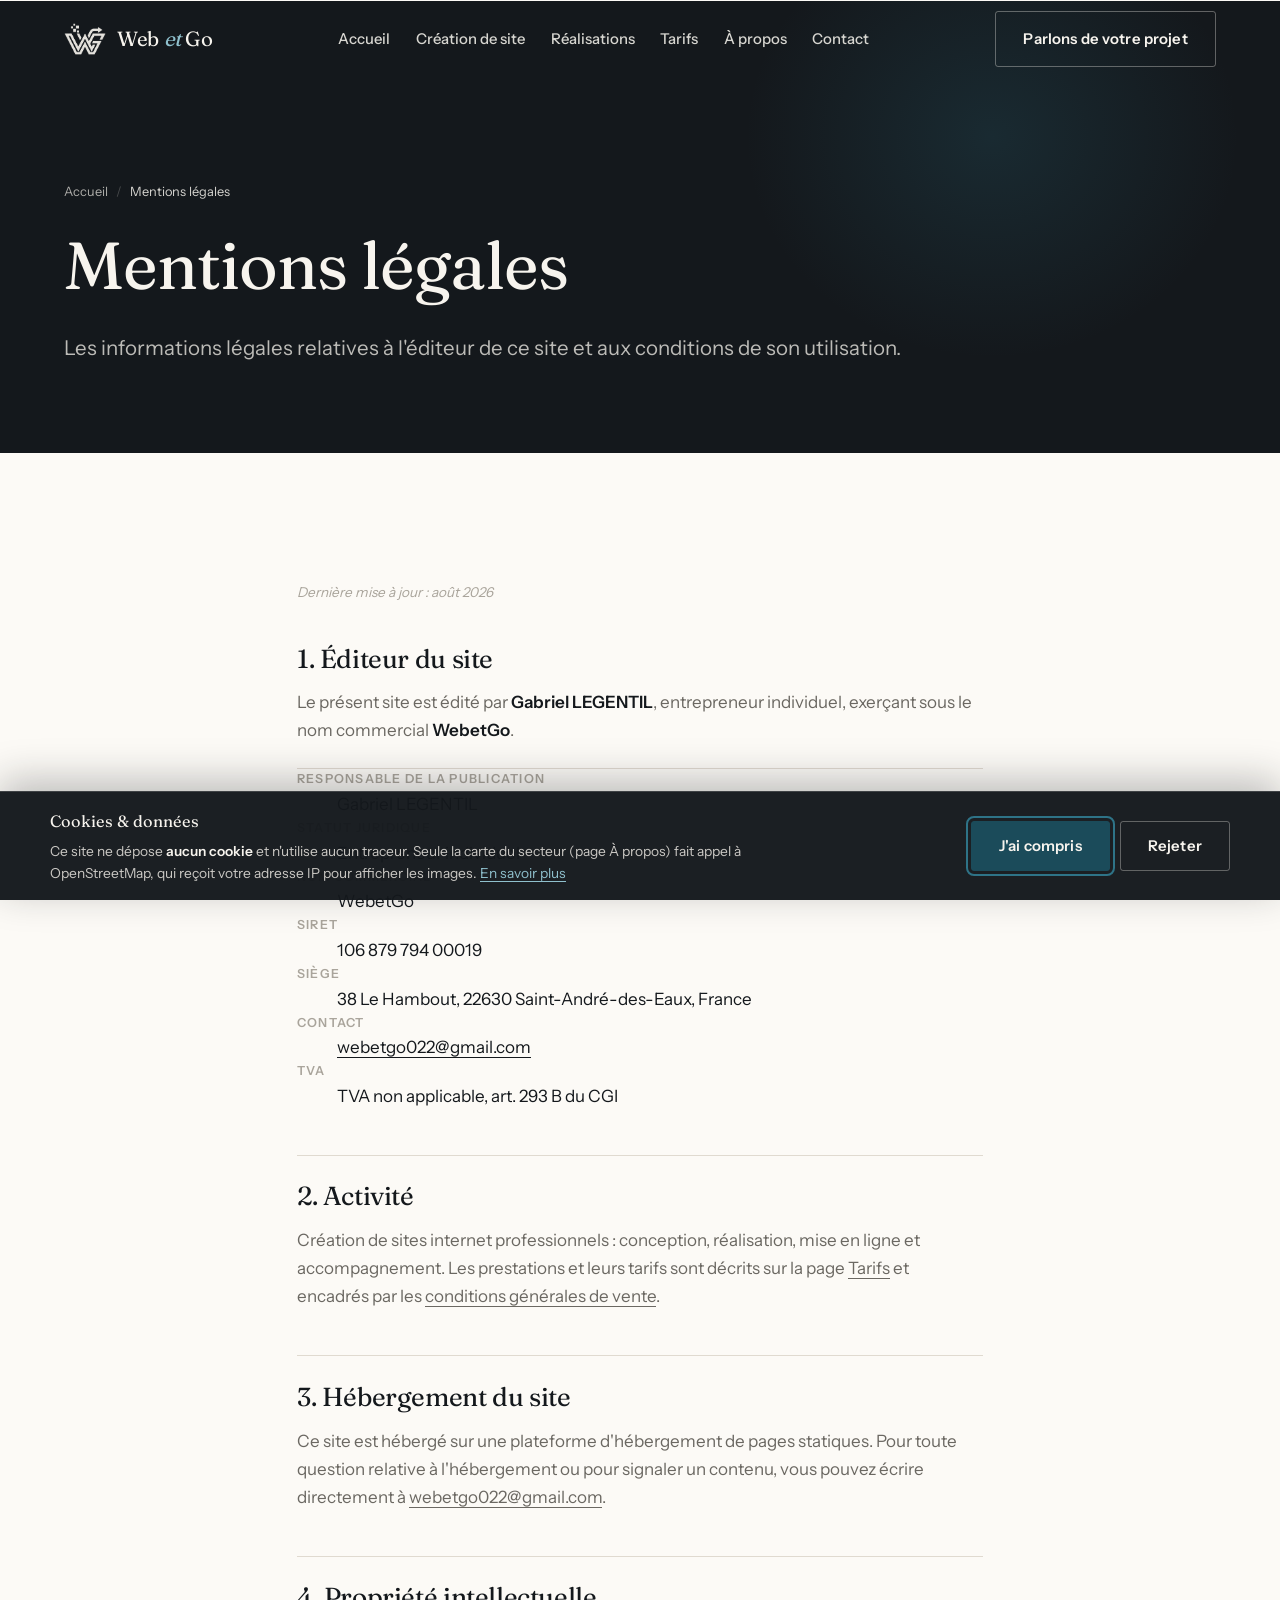
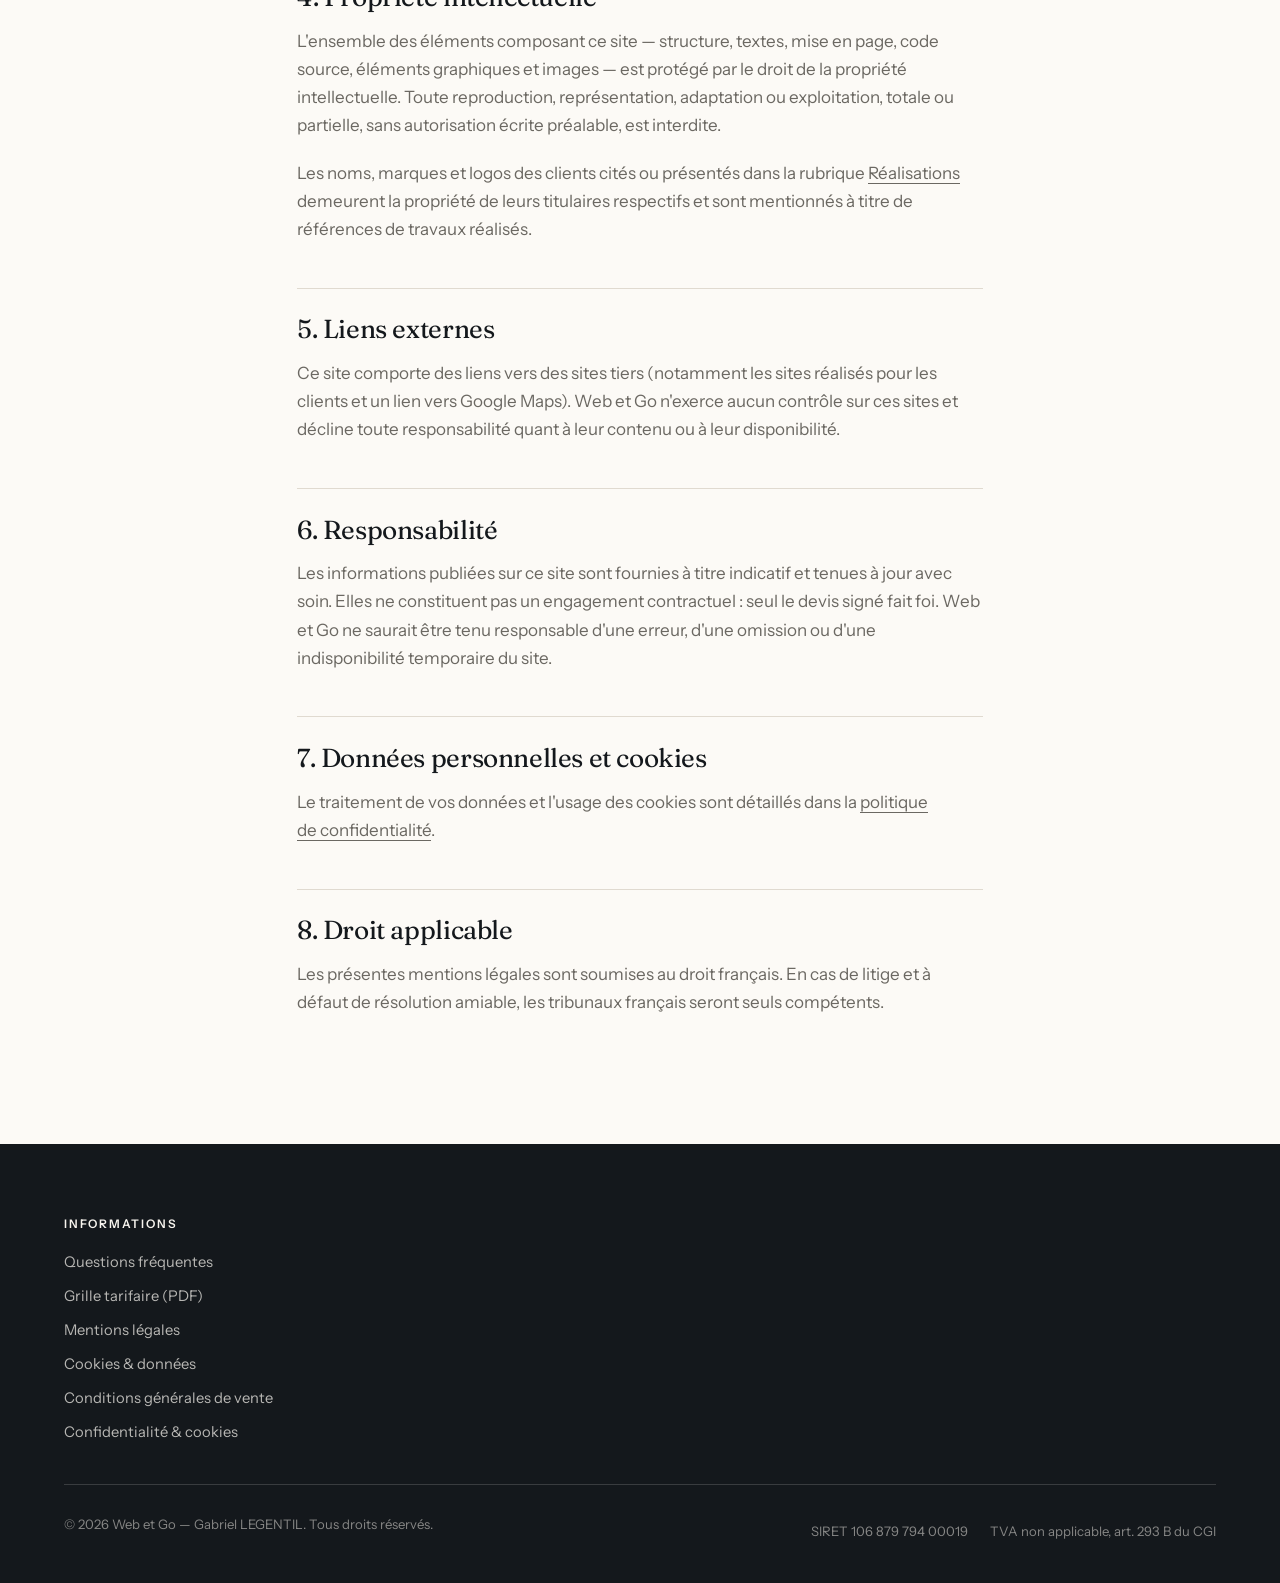
<file: mentions-legales.html>
<!DOCTYPE html>
<html lang="fr" class="sans-js">
<head>
  <meta charset="utf-8">
  <meta name="viewport" content="width=device-width, initial-scale=1">
  <script>document.documentElement.classList.remove('sans-js');</script>
  <title>Mentions légales | Web et Go</title>
  <meta name="description" content="Mentions légales du site Web et Go : éditeur Gabriel Legentil, entrepreneur individuel, SIRET 106 879 794 00019, Saint-André-des-Eaux (22).">
  <link rel="canonical" href="https://www.webetgo.fr/mentions-legales.html">
  <meta name="author" content="Gabriel LEGENTIL — Web et Go">
  <meta name="theme-color" content="#14181C">
  <meta name="format-detection" content="telephone=no">

  <meta property="og:type" content="website">
  <meta property="og:locale" content="fr_FR">
  <meta property="og:site_name" content="Web et Go">
  <meta property="og:title" content="Mentions légales | Web et Go">
  <meta property="og:description" content="Mentions légales du site Web et Go : éditeur Gabriel Legentil, entrepreneur individuel, SIRET 106 879 794 00019, Saint-André-des-Eaux (22).">
  <meta property="og:url" content="https://www.webetgo.fr/mentions-legales.html">
  <meta property="og:image" content="https://www.webetgo.fr/assets/img/hero.webp">
  <meta property="og:image:alt" content="Web et Go — création de sites internet professionnels à Dinan">
  <meta name="twitter:card" content="summary_large_image">
  <meta name="twitter:title" content="Mentions légales | Web et Go">
  <meta name="twitter:description" content="Mentions légales du site Web et Go : éditeur Gabriel Legentil, entrepreneur individuel, SIRET 106 879 794 00019, Saint-André-des-Eaux (22).">
  <meta name="twitter:image" content="https://www.webetgo.fr/assets/img/hero.webp">

  <link rel="icon" href="favicon.ico" sizes="any">
  <link rel="icon" href="favicon-32.png" type="image/png" sizes="32x32">
  <link rel="icon" href="favicon-96.png" type="image/png" sizes="96x96">
  <link rel="apple-touch-icon" href="apple-touch-icon.png">
  <link rel="manifest" href="site.webmanifest">

  <link rel="preload" as="font" type="font/woff2" href="assets/fonts/Fraunces-latin.woff2" crossorigin>
  <link rel="preload" as="font" type="font/woff2" href="assets/fonts/InstrumentSans-latin.woff2" crossorigin>
  <link rel="stylesheet" href="assets/css/main.css">
  <script type="application/ld+json">{
  "@context": "https://schema.org",
  "@type": "BreadcrumbList",
  "itemListElement": [
    {
      "@type": "ListItem",
      "position": 1,
      "name": "Accueil",
      "item": "https://www.webetgo.fr/index.html"
    },
    {
      "@type": "ListItem",
      "position": 2,
      "name": "Mentions légales",
      "item": "https://www.webetgo.fr/mentions-legales.html"
    }
  ]
}</script>
</head>
<body>
  <a class="evitement" href="#contenu">Aller au contenu principal</a>
  <header class="entete entete--transparent" data-entete data-entete-clair>
    <div class="entete__interieur">
      <a class="marque" href="index.html" aria-label="Web et Go — retour à l'accueil">
        <span class="marque__sigle">
          <img class="marque__logo marque__logo--sombre" src="assets/img/logo-mono.png"
               width="123" height="96" alt="" aria-hidden="true" decoding="async">
          <img class="marque__logo marque__logo--clair" src="assets/img/logo-mono-clair.png"
               width="123" height="96" alt="" aria-hidden="true" decoding="async">
        </span>
        <span class="marque__texte">Web <em>et</em> Go</span>
      </a>
      <nav class="nav" aria-label="Navigation principale">
          <a class="nav__lien" href="index.html">Accueil</a>
          <a class="nav__lien" href="creation-de-site.html">Création de site</a>
          <a class="nav__lien" href="realisations.html">Réalisations</a>
          <a class="nav__lien" href="tarifs.html">Tarifs</a>
          <a class="nav__lien" href="a-propos.html">À propos</a>
          <a class="nav__lien" href="contact.html">Contact</a>
      </nav>
      <div class="entete__actions">
        <a class="btn btn--fantome" href="contact.html">Parlons de votre projet</a>
        <button class="hamburger" type="button" data-menu-bouton
                aria-expanded="false" aria-controls="menu-mobile" aria-label="Ouvrir le menu">
          <span></span><span></span><span></span>
        </button>
      </div>
    </div>
  </header>

  <div class="panneau" id="menu-mobile" data-menu-panneau>
    <nav class="panneau__nav" aria-label="Navigation mobile">
        <a class="panneau__lien" href="index.html" style="--i:0">Accueil</a>
        <a class="panneau__lien" href="creation-de-site.html" style="--i:1">Création de site</a>
        <a class="panneau__lien" href="realisations.html" style="--i:2">Réalisations</a>
        <a class="panneau__lien" href="tarifs.html" style="--i:3">Tarifs</a>
        <a class="panneau__lien" href="a-propos.html" style="--i:4">À propos</a>
        <a class="panneau__lien" href="contact.html" style="--i:5">Contact</a>
    </nav>
    <div class="panneau__pied">
      <a class="btn btn--accent" href="contact.html">Parlons de votre projet</a>
      <p class="panneau__contact">
        Écrivez directement à <a href="mailto:webetgo022@gmail.com">webetgo022@gmail.com</a><br>
        Réponse sous 24&nbsp;h · Dinan, Évran et alentours
      </p>
    </div>
  </div>
  <section class="bandeau">
    <div class="conteneur bandeau__contenu">
      <ol class="fil" aria-label="Fil d'Ariane">
        <li><a href="index.html">Accueil</a></li><li><span aria-current="page">Mentions légales</span></li>
      </ol>
      <h1>Mentions légales</h1>
      <p class="chapo">Les informations légales relatives à l'éditeur de ce site et aux conditions de son utilisation.</p>
      
    </div>
  </section>
  <main id="contenu">
  <section class="section">
    <div class="conteneur conteneur--etroit texte-legal">
      <p class="maj">Dernière mise à jour : août 2026</p>

      <h2>1. Éditeur du site</h2>
      <p>
        Le présent site est édité par <strong>Gabriel LEGENTIL</strong>, entrepreneur
        individuel, exerçant sous le nom commercial <strong>WebetGo</strong>.
      </p>
      <dl class="fiche">
        <div><dt class="cle">Responsable de la publication</dt>
             <dd class="val">Gabriel LEGENTIL</dd></div>
        <div><dt class="cle">Statut juridique</dt>
             <dd class="val">Entrepreneur individuel</dd></div>
        <div><dt class="cle">Nom commercial</dt><dd class="val">WebetGo</dd></div>
        <div><dt class="cle">SIRET</dt><dd class="val">106 879 794 00019</dd></div>
        <div><dt class="cle">Siège</dt>
             <dd class="val">38 Le Hambout, 22630 Saint-André-des-Eaux, France</dd></div>
        <div><dt class="cle">Contact</dt>
             <dd class="val"><a href="mailto:webetgo022@gmail.com">webetgo022@gmail.com</a></dd></div>
        <div><dt class="cle">TVA</dt>
             <dd class="val">TVA non applicable, art. 293 B du CGI</dd></div>
      </dl>

      <h2>2. Activité</h2>
      <p>
        Création de sites internet professionnels : conception, réalisation, mise en ligne
        et accompagnement. Les prestations et leurs tarifs sont décrits sur la page
        <a href="tarifs.html">Tarifs</a> et encadrés par les
        <a href="cgv.html">conditions générales de vente</a>.
      </p>

      <h2>3. Hébergement du site</h2>
      <p>
        Ce site est hébergé sur une plateforme d'hébergement de pages statiques. Pour toute
        question relative à l'hébergement ou pour signaler un contenu, vous pouvez écrire
        directement à <a href="mailto:webetgo022@gmail.com">webetgo022@gmail.com</a>.
      </p>

      <h2>4. Propriété intellectuelle</h2>
      <p>
        L'ensemble des éléments composant ce site — structure, textes, mise en page, code
        source, éléments graphiques et images — est protégé par le droit de la propriété
        intellectuelle. Toute reproduction, représentation, adaptation ou exploitation,
        totale ou partielle, sans autorisation écrite préalable, est interdite.
      </p>
      <p>
        Les noms, marques et logos des clients cités ou présentés dans la rubrique
        <a href="realisations.html">Réalisations</a> demeurent la propriété de leurs
        titulaires respectifs et sont mentionnés à titre de références de travaux réalisés.
      </p>

      <h2>5. Liens externes</h2>
      <p>
        Ce site comporte des liens vers des sites tiers (notamment les sites réalisés pour
        les clients et un lien vers Google Maps). Web et Go n'exerce aucun contrôle sur ces
        sites et décline toute responsabilité quant à leur contenu ou à leur disponibilité.
      </p>

      <h2>6. Responsabilité</h2>
      <p>
        Les informations publiées sur ce site sont fournies à titre indicatif et tenues à
        jour avec soin. Elles ne constituent pas un engagement contractuel : seul le devis
        signé fait foi. Web et Go ne saurait être tenu responsable d'une erreur, d'une
        omission ou d'une indisponibilité temporaire du site.
      </p>

      <h2>7. Données personnelles et cookies</h2>
      <p>
        Le traitement de vos données et l'usage des cookies sont détaillés dans la
        <a href="confidentialite.html">politique de confidentialité</a>.
      </p>

      <h2>8. Droit applicable</h2>
      <p>
        Les présentes mentions légales sont soumises au droit français. En cas de litige et
        à défaut de résolution amiable, les tribunaux français seront seuls compétents.
      </p>
    </div>
  </section>
  </main>

  <footer class="pied">
    <div class="conteneur">
      <div class="pied__haut">
        <div>
          <h4>Informations</h4>
          <ul>
            <li><a href="tarifs.html#faq">Questions fréquentes</a></li>
            <li><a href="documents/grille-tarifaire-webetgo.pdf">Grille tarifaire (PDF)</a></li>
            <li><a href="mentions-legales.html">Mentions légales</a></li>
            <li><a href="confidentialite.html#cookies" data-bandeau-rouvrir>Cookies &amp; données</a></li>
            <li><a href="cgv.html">Conditions générales de vente</a></li>
            <li><a href="confidentialite.html">Confidentialité &amp; cookies</a></li>
          </ul>
        </div>
      </div>
      <div class="pied__bas">
        <p>© <span data-annee>2026</span> Web et Go — Gabriel LEGENTIL. Tous droits réservés.</p>
        <div class="pied__legal">
          <span>SIRET 106&nbsp;879&nbsp;794&nbsp;00019</span>
          <span>TVA non applicable, art.&nbsp;293&nbsp;B du CGI</span>
        </div>
      </div>
    </div>
  </footer>

  <div class="aviscook" data-bandeau hidden role="dialog" aria-modal="false"
       aria-labelledby="aviscook-titre" aria-describedby="aviscook-texte">
    <div class="aviscook__boite">
      <div>
        <p class="aviscook__titre" id="aviscook-titre">Cookies &amp; données</p>
        <p class="aviscook__texte" id="aviscook-texte">
          Ce site ne dépose <strong>aucun cookie</strong> et n'utilise aucun traceur.
          Seule la carte du secteur (page À propos) fait appel à OpenStreetMap, qui
          reçoit votre adresse IP pour afficher les images.
          <a href="confidentialite.html">En savoir plus</a>
        </p>
      </div>
      <div class="aviscook__actions">
        <button type="button" class="btn btn--accent" data-bandeau-accepter>
          J'ai compris
        </button>
        <button type="button" class="btn btn--fantome" data-bandeau-refuser
                aria-label="Rejeter l'affichage de la carte">
          Rejeter
        </button>
      </div>
    </div>
  </div>

  <script src="assets/js/site.js" defer></script>
  <script src="assets/js/bandeau.js" defer></script>
</body>
</html>
</file>
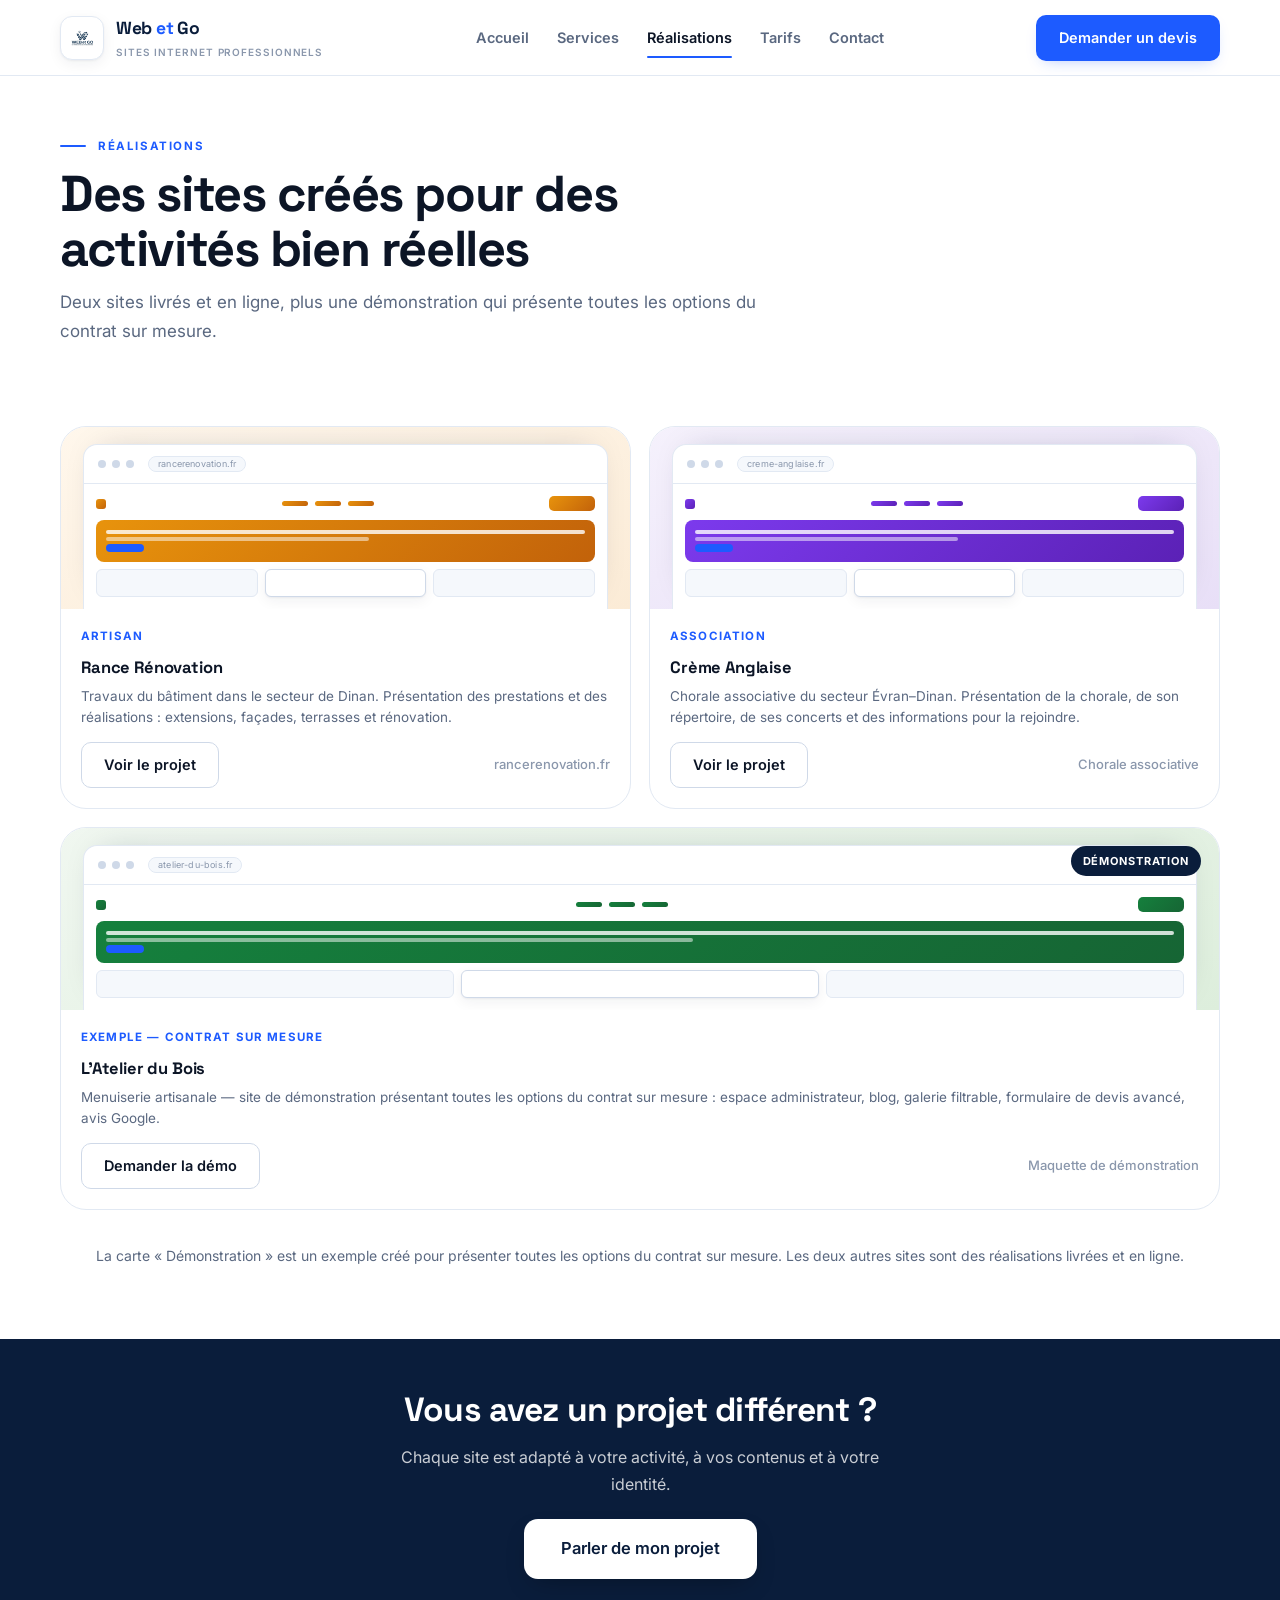
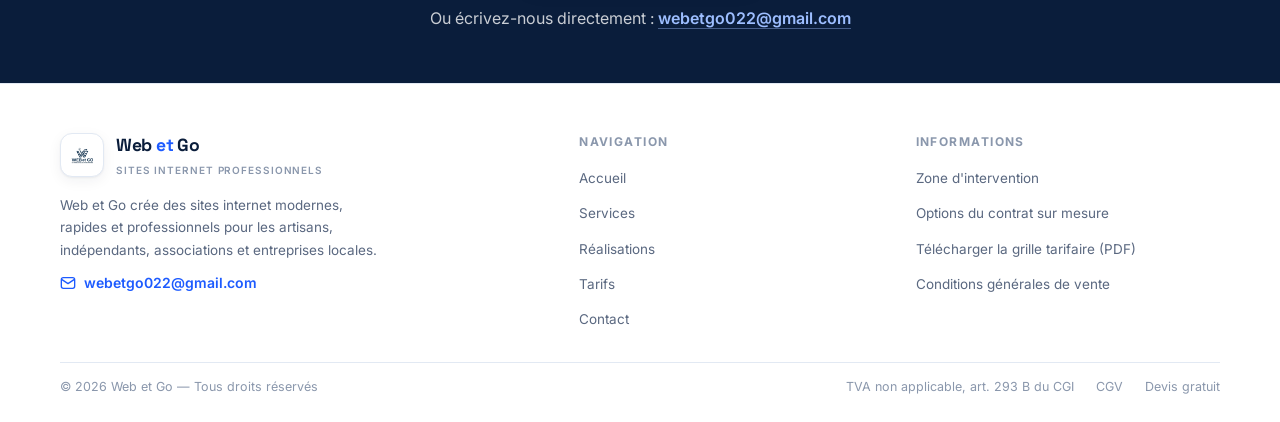
<file: modeles.html>
<!DOCTYPE html>
<html lang="fr">
<head>
<meta charset="UTF-8">
<meta name="viewport" content="width=device-width, initial-scale=1.0, viewport-fit=cover">
<title>Réalisations — Web et Go</title>
<meta name="description" content="Découvrez les sites créés par Web et Go : artisans, professionnels de santé, associations. Des sites clairs, modernes et pensés pour vos clients.">
<meta name="robots" content="index,follow">
<meta name="theme-color" content="#0A1D3B">
<link rel="canonical" href="https://www.webetgo.fr/modeles.html">
<link rel="icon" href="favicon.ico" sizes="any">
<link rel="icon" type="image/png" sizes="32x32" href="favicon-32x32.png">
<link rel="icon" type="image/png" sizes="16x16" href="favicon-16x16.png">
<link rel="icon" type="image/png" href="favicon.png">
<link rel="apple-touch-icon" href="apple-touch-icon.png">
<link rel="manifest" href="site.webmanifest">
<link rel="preconnect" href="https://fonts.googleapis.com"><link rel="preconnect" href="https://fonts.gstatic.com" crossorigin><link href="https://fonts.googleapis.com/css2?family=Inter:wght@400;500;600;700&family=Space+Grotesk:wght@500;600;700&display=swap" rel="stylesheet">
<meta property="og:type" content="website">
<meta property="og:locale" content="fr_FR">
<meta property="og:site_name" content="Web et Go">
<meta property="og:title" content="Réalisations — Web et Go">
<meta property="og:description" content="Découvrez les sites créés par Web et Go : artisans, professionnels de santé, associations. Des sites clairs, modernes et pensés pour vos clients.">
<meta property="og:url" content="https://www.webetgo.fr/modeles.html">
<meta property="og:image" content="https://www.webetgo.fr/favicon.png">
<meta name="twitter:card" content="summary_large_image">
<meta name="twitter:title" content="Réalisations — Web et Go">
<meta name="twitter:description" content="Découvrez les sites créés par Web et Go : artisans, professionnels de santé, associations. Des sites clairs, modernes et pensés pour vos clients.">

<style>

/* ============================================================
   WEB ET GO — Design system
   Palette : bleu nuit, blanc, gris clair, bleu lumineux
   Typo : Space Grotesk (titres) · Inter (textes)
   ============================================================ */

*,*::before,*::after{box-sizing:border-box;margin:0;padding:0}
html{scroll-behavior:smooth;-webkit-text-size-adjust:100%}
html:focus-within{scroll-behavior:smooth}

:root{
  --navy:#0A1D3B;
  --navy2:#10315F;
  --navy3:#163C73;
  --blue:#1D5BFF;
  --blue-d:#1450E6;
  --blue2:#5C8BFF;
  --sky:#EAF1FF;
  --sky2:#DCE7FF;
  --ink:#0C1526;
  --muted:#5A6880;
  --muted2:#8A97AC;
  --bg:#FFFFFF;
  --bg2:#F5F8FC;
  --line:#E2E9F3;
  --line2:#CFD9E8;
  --danger:#B93A34;
  --ok:#1D5BFF;
  --shadow-s:0 1px 2px rgba(10,29,59,.05),0 4px 14px rgba(10,29,59,.06);
  --shadow-m:0 8px 24px -6px rgba(10,29,59,.12);
  --shadow-l:0 24px 48px -16px rgba(10,29,59,.20);
  --r-s:10px;
  --r-m:14px;
  --r-l:20px;
  --r-xl:26px;
  --nav-h:76px;
  --ease:cubic-bezier(.22,.8,.24,1);
  --f-d:'Space Grotesk',-apple-system,BlinkMacSystemFont,'Segoe UI',sans-serif;
  --f-b:'Inter',-apple-system,BlinkMacSystemFont,'Segoe UI',Roboto,sans-serif;
}

/* ---------- BASE ---------- */
body{
  font-family:var(--f-b);
  font-size:16.5px;
  line-height:1.65;
  color:var(--ink);
  background:var(--bg);
  -webkit-font-smoothing:antialiased;
  overflow-x:hidden;
}
a{color:inherit;text-decoration:none}
img,svg{display:block;max-width:100%}
button,input,select,textarea{font:inherit;color:inherit}
::selection{background:var(--blue);color:#fff}
h1,h2,h3,h4{font-family:var(--f-d);font-weight:700;letter-spacing:-.02em;color:var(--ink)}
h1{font-size:clamp(2rem,4.2vw,3.15rem);line-height:1.08;letter-spacing:-.028em}
h2{font-size:clamp(1.5rem,2.8vw,2.15rem);line-height:1.16;letter-spacing:-.022em}
h3{font-size:1.12rem;letter-spacing:-.01em}
:focus-visible{outline:3px solid var(--blue2);outline-offset:3px;border-radius:4px}

/* ---------- LAYOUT ---------- */
.wrap{width:min(1160px,100% - 40px);margin-inline:auto}
.sec{padding:72px 0}
.sec-alt{background:var(--bg2)}
.sec-navy{background:var(--navy);color:#fff}

/* ---------- TYPO ---------- */
.ey{
  display:inline-flex;align-items:center;gap:12px;
  font-size:11.5px;font-weight:700;letter-spacing:.14em;
  text-transform:uppercase;color:var(--blue);
  margin-bottom:12px;
}
.ey::before{content:"";width:26px;height:2px;border-radius:2px;background:var(--blue);flex-shrink:0}
.sh{max-width:720px;margin-bottom:36px}
.sh.c{margin-inline:auto;text-align:center}
.sh.c .ey{justify-content:center}
.lead{font-size:clamp(15.5px,1.4vw,17px);line-height:1.7;color:var(--muted);max-width:64ch}
.sh .lead{margin-top:10px}
.sh.c .lead{margin-inline:auto}
.hl{
  position:relative;white-space:nowrap;
  background:linear-gradient(transparent 66%,rgba(29,91,255,.22) 66%,rgba(29,91,255,.22) 92%,transparent 92%);
}
@media(max-width:680px){.hl{white-space:normal}}
.mu{color:var(--muted)}

/* ---------- BUTTONS ---------- */
.btn{
  display:inline-flex;align-items:center;justify-content:center;gap:10px;
  height:54px;padding:0 28px;border-radius:12px;
  font-weight:600;font-size:15.5px;font-family:var(--f-b);
  border:1.5px solid transparent;cursor:pointer;
  transition:transform .2s var(--ease),box-shadow .25s,border-color .2s,background .2s,color .2s;
  white-space:nowrap;
}
.btn-p{background:var(--blue);color:#fff;box-shadow:0 6px 16px -8px rgba(29,91,255,.4)}
.btn-p:hover{background:var(--blue-d);transform:translateY(-2px);box-shadow:0 10px 20px -10px rgba(29,91,255,.45)}
.btn-p:active{transform:translateY(0)}
.btn-o{background:transparent;border-color:var(--line2);color:var(--ink)}
.btn-o:hover{border-color:var(--blue);color:var(--blue);transform:translateY(-2px)}
.btn-l{background:#fff;color:var(--navy);box-shadow:0 10px 26px -10px rgba(0,0,0,.35)}
.btn-l:hover{background:var(--sky2);transform:translateY(-2px)}
.btn-n{background:var(--navy);color:#fff}
.btn-n:hover{background:var(--navy2);transform:translateY(-2px);box-shadow:var(--shadow-m)}
.btn-sm{height:46px;padding:0 22px;font-size:14.5px;border-radius:10px}
.btn-lg{height:60px;padding:0 36px;font-size:16.5px;border-radius:14px}
.btn-block{width:100%}

/* ---------- HEADER ---------- */
.nav-wrap{
  position:sticky;top:0;z-index:100;
  height:var(--nav-h);
  background:rgba(255,255,255,.88);
  -webkit-backdrop-filter:blur(14px) saturate(1.5);
  backdrop-filter:blur(14px) saturate(1.5);
  border-bottom:1px solid var(--line);
  transition:box-shadow .3s;
}
.nav-wrap.sc{box-shadow:0 8px 30px -18px rgba(10,29,59,.25)}
.nav-in{height:var(--nav-h);display:flex;align-items:center;justify-content:space-between;gap:18px}
.brand{display:flex;align-items:center;gap:12px;flex-shrink:0;min-width:0}
.brand-logo{
  width:44px;height:44px;border-radius:12px;flex-shrink:0;
  background:#fff;border:1px solid var(--line);padding:4px;
  object-fit:contain;
  box-shadow:var(--shadow-s);
}
.brand-name{font-family:var(--f-d);font-weight:700;font-size:17.5px;letter-spacing:-.015em;line-height:1.15;color:var(--navy);white-space:nowrap}
.brand-name b{color:var(--blue);font-weight:700}
.brand-sub{display:block;font-size:10px;font-weight:600;letter-spacing:.09em;text-transform:uppercase;color:var(--muted2);margin-top:2px;white-space:nowrap}
.nav-links{display:flex;align-items:center;gap:28px}
.nav-links a{
  position:relative;padding:8px 0;
  font-size:14.5px;font-weight:600;color:var(--muted);
  transition:color .2s;
}
.nav-links a::after{
  content:"";position:absolute;left:0;right:0;bottom:0;height:2px;border-radius:2px;
  background:var(--blue);transform:scaleX(0);transform-origin:left;
  transition:transform .25s var(--ease);
}
.nav-links a:hover{color:var(--ink)}
.nav-links a.on{color:var(--ink)}
.nav-links a.on::after{transform:scaleX(1)}
.nav-act{display:flex;align-items:center;gap:12px;flex-shrink:0}
.btn-burger{
  display:none;width:46px;height:46px;border-radius:12px;
  border:1px solid var(--line);background:#fff;cursor:pointer;
  flex-direction:column;align-items:center;justify-content:center;gap:5px;
  flex-shrink:0;
}
.btn-burger span{display:block;width:20px;height:2px;border-radius:2px;background:var(--navy);transition:.28s var(--ease)}
.btn-burger.op span:nth-child(1){transform:translateY(7px) rotate(45deg)}
.btn-burger.op span:nth-child(2){opacity:0;transform:scaleX(.3)}
.btn-burger.op span:nth-child(3){transform:translateY(-7px) rotate(-45deg)}
.drawer{
  position:fixed;top:var(--nav-h);left:0;right:0;bottom:0;z-index:99;
  background:#fff;
  display:flex;flex-direction:column;padding:22px 22px 36px;gap:6px;
  overflow-y:auto;
  opacity:0;transform:translateY(-10px);pointer-events:none;visibility:hidden;
  transition:opacity .28s var(--ease),transform .28s var(--ease),visibility .28s;
  border-top:1px solid var(--line);
}
.drawer.op{opacity:1;transform:translateY(0);pointer-events:auto;visibility:visible}
.drawer a.nav-l{
  display:flex;align-items:center;min-height:56px;padding:0 18px;
  border-radius:12px;font-size:17px;font-weight:600;color:var(--ink);
  border:1px solid transparent;transition:background .2s,border-color .2s,color .2s;
}
.drawer a.nav-l:hover,.drawer a.nav-l.on{background:var(--bg2);border-color:var(--line);color:var(--navy)}
.drawer a.nav-l.on{font-weight:700}
.drawer .btn{margin-top:14px;width:100%;height:56px;font-size:16px}
.drawer-mail{margin-top:auto;padding-top:22px;font-size:14.5px;color:var(--muted);display:flex;flex-direction:column;gap:4px}
.drawer-mail a{color:var(--blue);font-weight:600}

/* ---------- PAGE HERO (pages internes) ---------- */
.page-hero{padding:52px 0 32px}
.page-hero h1{max-width:740px;margin-bottom:12px}

/* ---------- HERO (accueil) ---------- */
.hero{padding:52px 0 84px;overflow:hidden}
.hg{display:grid;grid-template-columns:1.06fr .94fr;gap:44px;align-items:center;position:relative}
.hc .lead{font-size:clamp(15.5px,1.5vw,17.5px)}
.hc h1{margin-bottom:14px}
.hctas{display:flex;gap:12px;flex-wrap:wrap;margin-top:22px}
.hbadges{display:flex;flex-wrap:wrap;gap:8px;margin-top:20px}
.pill{
  display:inline-flex;align-items:center;gap:9px;
  padding:9px 15px;border-radius:999px;
  background:#fff;border:1px solid var(--line);
  font-size:13.5px;font-weight:600;color:var(--ink);
}
.pill svg{width:16px;height:16px;color:var(--blue);flex-shrink:0}
.pill .price{color:var(--blue);font-weight:700}

/* --- mockups --- */
.hm{position:relative;padding:8px 0}
.mk-browser{
  position:relative;z-index:2;
  background:#fff;border:1px solid var(--line);border-radius:18px;
  box-shadow:var(--shadow-l);
  padding:16px 18px 20px;overflow:hidden;
}
.mk-browser::after{
  content:"";position:absolute;inset:0;border-radius:18px;
  background:linear-gradient(160deg,rgba(255,255,255,.9),rgba(255,255,255,0) 40%);
  pointer-events:none;
}
.mk-bar{display:flex;align-items:center;gap:7px;margin-bottom:13px}
.mk-dot{width:10px;height:10px;border-radius:50%}
.mk-url{
  margin-left:8px;flex:1;max-width:230px;height:22px;border-radius:99px;
  background:var(--bg2);border:1px solid var(--line);
  display:flex;align-items:center;gap:6px;padding:0 10px;
}
.mk-url span{width:8px;height:8px;border-radius:2px;background:var(--line2);flex-shrink:0}
.mk-url i{width:70px;height:6px;border-radius:3px;background:var(--line2);font-style:normal}
.mk-nav{display:flex;align-items:center;justify-content:space-between;padding:8px 0 12px;border-bottom:1px solid var(--line);margin-bottom:14px}
.mk-nav .lg{width:12px;height:12px;border-radius:4px;background:var(--blue)}
.mk-nav .ll{display:flex;gap:10px}
.mk-nav .ll i{width:34px;height:6px;border-radius:3px;background:var(--line2)}
.mk-nav .lb{width:64px;height:22px;border-radius:7px;background:var(--blue)}
.mk-hero{
  background:linear-gradient(135deg,var(--navy) 0%,var(--navy2) 60%,#1B3F7E 100%);
  border-radius:12px;padding:16px;color:#fff;margin-bottom:10px;position:relative;overflow:hidden;
}
.mk-hero h4{font-size:14.5px;line-height:1.3;letter-spacing:-.01em;color:#fff;max-width:75%;margin-bottom:6px}
.mk-hero p{font-size:10.5px;color:rgba(255,255,255,.7);max-width:70%;line-height:1.5;margin-bottom:12px}
.mk-hero .b{display:inline-block;height:20px;padding:0 10px;border-radius:6px;background:var(--blue);font-size:8.5px;font-weight:700;letter-spacing:.04em;line-height:20px;text-transform:uppercase}
.mk-bl{display:grid;grid-template-columns:1fr 1fr 1fr;gap:8px}
.mk-b{height:52px;border-radius:8px;background:var(--bg2);border:1px solid var(--line)}
.mk-b.v{background:linear-gradient(135deg,var(--sky),var(--sky2));border-color:transparent}
.mk-b.n{background:var(--navy);border:none}
.mk-phone{
  position:absolute;right:-12px;bottom:-34px;z-index:3;
  width:172px;height:356px;border-radius:28px;
  background:#fff;border:1px solid var(--line);
  box-shadow:var(--shadow-l);
  padding:10px;overflow:hidden;
  transform:rotate(3deg);
  animation:float 7s ease-in-out infinite;
}
.mk-notch{width:74px;height:16px;border-radius:0 0 12px 12px;background:#fff;border:1px solid var(--line);border-top:none;position:absolute;top:0;left:50%;transform:translateX(-50%);z-index:2}
.mk-ph-in{border-radius:20px;background:var(--bg2);height:100%;overflow:hidden;border:1px solid var(--line)}
.mk-ph-h{background:var(--navy);padding:14px 12px;color:#fff}
.mk-ph-h i{display:block;width:40px;height:5px;border-radius:3px;background:rgba(255,255,255,.85);margin-bottom:5px}
.mk-ph-h i.s{width:26px;background:rgba(255,255,255,.45)}
.mk-ph-b{padding:10px}
.mk-ph-b .btn-b{height:20px;border-radius:6px;background:var(--blue);margin-bottom:9px}
.mk-ph-b .line{height:7px;border-radius:4px;background:var(--line2);margin-bottom:7px}
.mk-ph-b .line.w70{width:70%}
.mk-ph-b .img{height:54px;border-radius:8px;background:linear-gradient(135deg,var(--sky),var(--sky2));margin-bottom:8px}
.mk-ph-b .img.d{height:44px}
.chip{
  position:absolute;z-index:4;
  display:flex;align-items:center;gap:9px;
  background:#fff;border:1px solid var(--line);border-radius:13px;
  padding:9px 12px;box-shadow:var(--shadow-m);
  font-size:12px;font-weight:600;color:var(--ink);line-height:1.3;
}
.chip .n{font-family:var(--f-d);font-size:21px;font-weight:700;letter-spacing:-.02em;color:var(--navy)}
.chip svg{width:30px;height:30px;padding:7px;border-radius:9px;background:var(--sky);color:var(--blue);flex-shrink:0}
.chip-1{top:-14px;right:6px}
.chip-2{bottom:-10px;left:-14px}
@keyframes float{0%,100%{transform:translateY(0)}50%{transform:translateY(-9px)}}

/* ---------- PROBLÈME / SOLUTION ---------- */
.ps{display:grid;grid-template-columns:1fr 1fr;gap:18px;align-items:stretch}
.ps-card{border-radius:var(--r-xl);padding:28px 26px;border:1px solid var(--line);background:#fff}
.ps-tag{
  display:inline-flex;align-items:center;gap:8px;
  padding:6px 13px;border-radius:999px;
  font-size:11.5px;font-weight:700;letter-spacing:.1em;text-transform:uppercase;
  margin-bottom:14px;
}
.ps-bad .ps-tag{background:var(--bg2);color:var(--muted);border:1px solid var(--line)}
.ps-good{background:var(--navy);border:none;color:#fff;position:relative;overflow:hidden;box-shadow:var(--shadow-l)}
.ps-good .ps-tag{background:rgba(255,255,255,.12);color:#fff}
.ps-good h2{color:#fff;font-size:clamp(1.3rem,2.1vw,1.7rem);margin-bottom:12px}
.ps-good .lead{color:rgba(255,255,255,.82)}
.ps ul{list-style:none;display:grid;gap:10px;margin-top:16px}
.ps li{display:flex;align-items:flex-start;gap:12px;font-size:14.5px;line-height:1.5}
.ps li .ic{
  width:27px;height:27px;border-radius:9px;flex-shrink:0;
  display:grid;place-items:center;margin-top:1px;
}
.ps li .ic svg{width:14px;height:14px}
.ps-bad li .ic{background:var(--bg2);color:var(--danger)}
.ps-good li .ic{background:rgba(255,255,255,.13);color:#9DBEFF}
.ps-good li{color:rgba(255,255,255,.92)}
.ps-good .btn{margin-top:20px}

/* ---------- SERVICES (grille éditoriale) ---------- */
.srv-grid{display:grid;grid-template-columns:repeat(3,1fr);column-gap:30px;row-gap:26px}
.srv{border-top:1px solid var(--line);padding-top:16px}
.srv h3{display:flex;align-items:center;gap:10px;font-size:16px;margin-bottom:6px}
.srv h3 svg{width:18px;height:18px;color:var(--blue);flex-shrink:0}
.srv p{font-size:13.5px;color:var(--muted);line-height:1.6;max-width:36ch}

/* Liste d'inclusions (cochée) */
.ck-list{display:grid;grid-template-columns:1fr 1fr;gap:18px 32px;margin-top:4px}
.ck{display:flex;gap:12px;align-items:flex-start}
.ck .ic{width:22px;height:22px;border-radius:7px;background:var(--sky);color:var(--blue);display:grid;place-items:center;flex-shrink:0;margin-top:2px}
.ck .ic svg{width:12px;height:12px}
.ck strong{display:block;font-size:15px;font-weight:600;margin-bottom:2px}
.ck small{font-size:13.5px;color:var(--muted);line-height:1.55}

/* Bandeau engagements (compact) */
.eng-strip{
  display:grid;grid-template-columns:repeat(3,1fr);
  margin-top:26px;background:#fff;border:1px solid var(--line);
  border-radius:var(--r-l);padding:4px;
}
.eng-item{display:flex;gap:12px;align-items:flex-start;padding:14px 18px;border-right:1px solid var(--line)}
.eng-item:last-child{border-right:none}
.eng-item .ic{width:36px;height:36px;border-radius:10px;background:var(--sky);color:var(--blue);display:grid;place-items:center;flex-shrink:0}
.eng-item .ic svg{width:17px;height:17px}
.eng-item strong{display:block;font-size:14px;font-weight:600;margin-bottom:1px}
.eng-item small{font-size:12.5px;color:var(--muted);line-height:1.5}

/* ---------- FONCTIONNEMENT ---------- */
.steps{display:grid;grid-template-columns:repeat(4,1fr);gap:26px}
.steps-3{grid-template-columns:repeat(3,1fr)}
.step{border-top:2px solid var(--line);padding-top:14px}
.step-n{display:block;font-family:var(--f-d);font-size:30px;font-weight:700;letter-spacing:-.03em;color:var(--blue2);line-height:1;margin-bottom:8px}
.step h3{font-size:15px;margin-bottom:5px}
.step p{font-size:13px;color:var(--muted);line-height:1.55}

/* ---------- RÉALISATIONS ---------- */
.g2{display:grid;grid-template-columns:1fr 1fr;gap:18px}
.proj{
  background:#fff;border:1px solid var(--line);border-radius:var(--r-xl);
  overflow:hidden;display:flex;flex-direction:column;
  transition:transform .28s var(--ease),box-shadow .28s,border-color .28s;
}
.proj:hover{transform:translateY(-3px);box-shadow:var(--shadow-m);border-color:var(--sky2)}
.shot{
  position:relative;padding:22px 22px 0;
  height:182px;display:flex;align-items:flex-end;overflow:hidden;
}
.shot.th-warm{background:linear-gradient(160deg,#FFF7EC,#FBEBD6)}
.shot.th-teal{background:linear-gradient(160deg,#EDF7F6,#DCEFEC)}
.shot.th-violet{background:linear-gradient(160deg,#F5F1FC,#E8DFF7)}
.shot.th-green{background:linear-gradient(160deg,#F0F7F0,#DDEEDC)}
.win{
  width:100%;background:#fff;border:1px solid var(--line);
  border-radius:14px 14px 0 0;border-bottom:none;
  box-shadow:0 -8px 30px -18px rgba(10,29,59,.25);
  overflow:hidden;
}
.win-bar{display:flex;align-items:center;gap:6px;padding:11px 14px;border-bottom:1px solid var(--line)}
.win-bar i{width:8px;height:8px;border-radius:50%;background:var(--line2)}
.win-bar .u{margin-left:8px;height:16px;border-radius:99px;background:var(--bg2);border:1px solid var(--line);display:flex;align-items:center;padding:0 9px;font-style:normal}
.win-bar .u em{font-style:normal;font-size:9px;color:var(--muted2);letter-spacing:.02em}
.win-body{padding:12px}
.win-body .hd{display:flex;align-items:center;justify-content:space-between;margin-bottom:9px}
.win-body .hd i{width:10px;height:10px;border-radius:3px}
.win-body .hd .ll{display:flex;gap:7px}
.win-body .hd .ll i{width:26px;height:5px;border-radius:3px;background:var(--line2)}
.win-body .hd .bb{width:46px;height:15px;border-radius:5px}
.win-body .hx{height:42px;border-radius:8px;margin-bottom:7px;padding:10px;display:flex;flex-direction:column;justify-content:center;gap:3px}
.win-body .hx i{display:block;height:6px;border-radius:3px;background:rgba(255,255,255,.8)}
.win-body .hx i.s{width:55%;background:rgba(255,255,255,.5)}
.win-body .hx .bb2{width:38px;height:13px;border-radius:4px;background:var(--blue)}
.win-body .bx{display:flex;gap:7px}
.win-body .bx i{height:28px;border-radius:6px;background:var(--bg2);border:1px solid var(--line);flex:1}
.win-body .bx i.on{background:#fff;border-color:var(--line2);box-shadow:var(--shadow-s)}
.th-warm .win-body .hd i,.th-warm .win-body .hd .bb,.th-warm .win-body .hx{background:linear-gradient(135deg,#E8930C,#C2620A)}
.th-teal .win-body .hd i,.th-teal .win-body .hd .bb,.th-teal .win-body .hx{background:linear-gradient(135deg,#0E7490,#155E75)}
.th-violet .win-body .hd i,.th-violet .win-body .hd .bb,.th-violet .win-body .hx{background:linear-gradient(135deg,#7C3AED,#5B21B6)}
.th-green .win-body .hd i,.th-green .win-body .hd .bb,.th-green .win-body .hx{background:linear-gradient(135deg,#15803D,#166534)}
.demo-flag{
  position:absolute;top:18px;right:18px;z-index:2;
  padding:6px 12px;border-radius:999px;
  background:var(--navy);color:#fff;
  font-size:11px;font-weight:700;letter-spacing:.08em;text-transform:uppercase;
}
.proj-info{padding:18px 20px 20px;display:flex;flex-direction:column;flex:1}
.proj-info .sec-lbl{
  font-size:11.5px;font-weight:700;letter-spacing:.1em;text-transform:uppercase;
  color:var(--blue);margin-bottom:8px;
}
.proj-info h3{font-size:16.5px;margin-bottom:5px}
.proj-info p{font-size:13.5px;color:var(--muted);line-height:1.55;flex:1}
.proj-info .row{display:flex;align-items:center;justify-content:space-between;gap:10px;margin-top:14px;flex-wrap:wrap}
.proj-info .dom{font-size:13px;color:var(--muted2);font-weight:500}
.proj-wide{grid-column:1/-1}

/* ---------- TARIFS ---------- */
.pw{display:grid;grid-template-columns:1.08fr .92fr;gap:26px;align-items:stretch}
.price-card{
  background:var(--navy);color:#fff;border-radius:var(--r-xl);
  padding:30px 28px;position:relative;overflow:hidden;
  box-shadow:var(--shadow-l);
  display:flex;flex-direction:column;
}
.p-ey{
  display:inline-flex;align-items:center;gap:8px;align-self:flex-start;
  padding:6px 13px;border-radius:999px;
  background:rgba(255,255,255,.12);font-size:11.5px;font-weight:700;
  letter-spacing:.1em;text-transform:uppercase;margin-bottom:14px;
}
.p-ey i{width:6px;height:6px;border-radius:50%;background:#7FB0FF}
.price-amount{margin-bottom:6px}
.price-amount .from{display:block;font-size:15px;font-weight:600;color:rgba(255,255,255,.7);margin-bottom:4px}
.price-amount .val{
  font-family:var(--f-d);font-size:clamp(2.4rem,4.2vw,3.2rem);font-weight:700;
  letter-spacing:-.04em;line-height:1;
}
.price-amount .val sup{font-size:.45em;font-weight:600;color:#9DBEFF;margin-left:6px;letter-spacing:0}
.p-sub{font-size:14px;color:rgba(255,255,255,.65)}
.incl{list-style:none;display:grid;gap:9px;margin:18px 0 20px}
.incl li{display:flex;align-items:flex-start;gap:11px;font-size:13.5px;line-height:1.5;color:rgba(255,255,255,.92)}
.incl li .ic{
  width:25px;height:25px;border-radius:8px;background:rgba(255,255,255,.13);
  color:#9DBEFF;display:grid;place-items:center;flex-shrink:0;margin-top:1px;
}
.incl li .ic svg{width:13px;height:13px}
.price-card .btn-l{align-self:flex-start}
.p-foot{margin-top:auto;padding-top:14px;font-size:12px;color:rgba(255,255,255,.55);line-height:1.55}
.opt-card{background:#fff;border:1px solid var(--line);border-radius:var(--r-xl);padding:26px 24px;box-shadow:var(--shadow-s);display:flex;flex-direction:column}
.opt-card h3{font-size:16.5px;margin-bottom:5px}
.opt-card > p{font-size:13.5px;color:var(--muted);margin-bottom:14px}
.opts{list-style:none}
.opt{display:flex;align-items:center;justify-content:space-between;gap:12px;padding:9px 2px;border-bottom:1px dashed var(--line)}
.opt:last-child{border-bottom:none}
.opt .nm{font-size:13.5px;font-weight:500;color:var(--ink)}
.opt .nm small{display:block;font-size:11.5px;color:var(--muted2);font-weight:500;margin-top:2px}
.opt .pr{font-family:var(--f-d);font-size:14px;font-weight:700;color:var(--navy);white-space:nowrap}
.opt-note{
  margin-top:14px;padding:12px 14px;border-radius:11px;
  background:var(--bg2);border:1px solid var(--line);
  font-size:12.5px;color:var(--muted);line-height:1.55;
}
.opt-card .btn{margin-top:14px;width:100%}
.opt-links{display:flex;gap:14px;margin-top:12px;flex-wrap:wrap}
.opt-links a{font-size:13.5px;font-weight:500;color:var(--blue);transition:color .2s}
.opt-links a:hover{color:var(--blue-d);text-decoration:underline;text-underline-offset:3px}
/* ---------- FAQ ---------- */
.faq{max-width:1020px;margin-inline:auto;display:grid;grid-template-columns:1fr 1fr;gap:10px}
details{
  border:1px solid var(--line);border-radius:var(--r-m);
  background:#fff;overflow:hidden;
  transition:border-color .25s,box-shadow .25s;
}
details[open]{border-color:var(--sky2);box-shadow:var(--shadow-s)}
summary{
  list-style:none;padding:14px 18px;cursor:pointer;
  display:flex;align-items:center;justify-content:space-between;gap:14px;
  font-size:14.5px;font-weight:600;color:var(--ink);
  user-select:none;
}
summary::-webkit-details-marker{display:none}
summary::after{content:"+";flex-shrink:0;font-family:var(--f-d);font-size:20px;font-weight:500;color:var(--blue);line-height:1;width:20px;text-align:center;transition:transform .25s var(--ease)}
details[open] summary::after{transform:rotate(45deg)}
.faq-a{padding:0 18px 16px;font-size:13.5px;color:var(--muted);line-height:1.65;max-width:70ch}
.faq-a a{color:var(--blue);font-weight:600}
.faq-a a:hover{text-decoration:underline}
.faq-more{text-align:center;margin-top:18px;font-size:14px;color:var(--muted)}
.faq-more a{color:var(--blue);font-weight:500;transition:color .2s}
.faq-more a:hover{color:var(--blue-d);text-decoration:underline;text-underline-offset:3px}

/* ---------- CTA FINAL ---------- */
.cta-final{padding:52px 0}
.cta-final .wrap{display:grid;gap:14px;justify-items:center;text-align:center}
.cta-final h2{color:#fff;font-size:clamp(1.5rem,2.9vw,2.1rem);max-width:600px}
.cta-final p{color:rgba(255,255,255,.78);font-size:clamp(14.5px,1.35vw,16px);max-width:520px}
.cta-final .btn-lg{margin-top:8px}
.cta-mail{margin-top:12px;font-size:13.5px;color:rgba(255,255,255,.65)}
.cta-mail a{color:#9DBEFF;font-weight:600;border-bottom:1px solid rgba(157,190,255,.4)}
.cta-mail a:hover{color:#fff}

/* ---------- PAGE TARIFS (grande page) ---------- */.te-card{background:#fff;border:1px solid var(--line);border-radius:var(--r-l);padding:22px 24px;box-shadow:var(--shadow-s)}
.te-card h3{font-size:16.5px;margin-bottom:5px}
.te-card .lead{font-size:15px;margin-bottom:10px}
.te-grid{display:grid;grid-template-columns:1fr 1fr;gap:18px;margin-top:18px}
.te-note{
  display:flex;gap:12px;align-items:flex-start;
  margin-top:14px;padding:13px 15px;border-radius:11px;
  background:var(--bg2);border:1px solid var(--line);
  font-size:12.5px;color:var(--muted);line-height:1.55;
}
.te-note svg{width:18px;height:18px;color:var(--blue);flex-shrink:0;margin-top:2px}

/* ---------- CONTACT ---------- */
.cgrid{display:grid;grid-template-columns:.92fr 1.08fr;gap:28px;align-items:start}
.cinfo{display:grid;gap:14px}
.cb{
  display:flex;gap:14px;align-items:flex-start;
  padding:14px 0;border-bottom:1px solid var(--line);
}
.cb:last-child{border-bottom:none}
.cb .ic{width:40px;height:40px;border-radius:12px;background:var(--sky);color:var(--blue);display:grid;place-items:center;flex-shrink:0}
.cb .ic svg{width:21px;height:21px}
.cb strong{display:block;font-size:14.5px;font-weight:600;margin-bottom:2px}
.cb p{font-size:13px;color:var(--muted);line-height:1.5}
.cb a{color:var(--blue);font-weight:600}
.cb a:hover{text-decoration:underline}
.cb .nm{font-size:15.5px;font-weight:700}
.cform{background:#fff;border:1px solid var(--line);border-radius:var(--r-xl);padding:28px 26px;box-shadow:var(--shadow-m)}
.cform h3{font-size:18px;margin-bottom:5px}
.cform > p{font-size:13.5px;color:var(--muted);margin-bottom:16px}
.fg{display:grid;gap:13px}
.fr{display:grid;grid-template-columns:1fr 1fr;gap:13px}
label{display:grid;gap:8px;font-size:14px;font-weight:600;color:var(--ink)}
input,select,textarea{
  width:100%;height:48px;padding:0 15px;
  border:1px solid var(--line2);border-radius:11px;background:#fff;
  font-size:14.5px;color:var(--ink);
  transition:border-color .2s,box-shadow .2s;
  -webkit-appearance:none;appearance:none;
}
select{
  background-image:url("data:image/svg+xml,%3Csvg xmlns='http://www.w3.org/2000/svg' width='16' height='16' viewBox='0 0 24 24' fill='none' stroke='%235A6880' stroke-width='2.2' stroke-linecap='round' stroke-linejoin='round'%3E%3Cpath d='m6 9 6 6 6-6'/%3E%3C/svg%3E");
  background-repeat:no-repeat;background-position:right 16px center;
  padding-right:44px;
}
textarea{height:auto;min-height:110px;padding:12px 15px;resize:vertical}
input:focus,select:focus,textarea:focus{outline:none;border-color:var(--blue);box-shadow:0 0 0 4px rgba(29,91,255,.13)}
input::placeholder,textarea::placeholder{color:var(--muted2)}
.fn{font-size:12.5px;color:var(--muted2);margin-top:12px;display:flex;align-items:center;gap:7px}
.fn svg{width:14px;height:14px;flex-shrink:0}

/* ---------- ZONE ---------- */
.zgrid{display:grid;grid-template-columns:1.04fr .96fr;gap:28px;align-items:stretch}
.map-card{
  background:#fff;border:1px solid var(--line);border-radius:var(--r-xl);
  padding:34px 36px;box-shadow:var(--shadow-s);
  display:flex;flex-direction:column;
}
.map-svg{width:100%;height:auto;border-radius:var(--r-m);border:1px solid var(--line);background:var(--bg2);margin-bottom:24px}
.zchips{display:flex;flex-wrap:wrap;gap:10px;margin-bottom:22px}
.zchip{
  display:inline-flex;align-items:center;gap:8px;
  padding:9px 15px;border-radius:999px;
  background:var(--bg2);border:1px solid var(--line);
  font-size:13.5px;font-weight:600;
}
.zchip svg{width:15px;height:15px;color:var(--blue)}
.map-card .btn{align-self:flex-start}
.map-card h3{font-size:19px;margin-bottom:8px}
.map-card p{font-size:14.5px;color:var(--muted);line-height:1.65;margin-bottom:18px}
.zinfo{display:grid;gap:14px;align-content:start}
.zinfo .cb{margin:0}

/* ---------- CGV ---------- */
.legal{max-width:860px;margin-inline:auto;background:#fff;border:1px solid var(--line);border-radius:var(--r-xl);padding:34px 38px;box-shadow:var(--shadow-s)}
.legal-intro{font-size:15px;color:var(--muted);line-height:1.75;margin-bottom:8px}
.legal-sec{padding:16px 0;border-bottom:1px solid var(--line)}
.legal-sec:last-of-type{border-bottom:none}
.legal-sec h2{font-size:1.15rem;margin-bottom:12px}
.legal-sec p{font-size:15px;color:var(--muted);line-height:1.8}
.legal-sec p + p{margin-top:12px}
.lnote{
  margin-top:22px;padding:16px 18px;border-radius:12px;
  background:var(--bg2);border:1px solid var(--line);
  font-size:14px;color:var(--muted);line-height:1.65;
}
.lnote strong{color:var(--ink)}
.linfo{list-style:none;display:grid;gap:10px;margin-top:22px}
.linfo li{display:flex;gap:12px;font-size:14.5px;color:var(--muted)}
.linfo li strong{color:var(--ink);min-width:90px;font-weight:600}

/* ---------- FOOTER ---------- */
.foot{border-top:1px solid var(--line);padding:48px 0 24px;background:#fff}
.fin{display:grid;grid-template-columns:1.6fr 1fr 1fr;gap:32px}
.fbrand .brand{margin-bottom:16px}
.fbrand p{font-size:13.5px;color:var(--muted);line-height:1.65;max-width:36ch}
.fbrand .mail{display:inline-flex;align-items:center;gap:8px;margin-top:10px;font-size:14px;font-weight:600;color:var(--blue)}
.fbrand .mail svg{width:16px;height:16px}
.fcol h4{font-size:12px;font-weight:700;letter-spacing:.12em;text-transform:uppercase;color:var(--muted2);margin-bottom:12px;font-family:var(--f-b)}
.fcol ul{list-style:none;display:grid;gap:8px}
.fcol a{font-size:13.5px;color:var(--muted);transition:color .2s}
.fcol a:hover{color:var(--blue)}
.fbot{
  display:flex;align-items:center;justify-content:space-between;gap:10px;flex-wrap:wrap;
  border-top:1px solid var(--line);margin-top:30px;padding-top:14px;
  font-size:12.5px;color:var(--muted2);
}
.fbot .l{display:flex;gap:22px;flex-wrap:wrap}
.fbot a{color:var(--muted2)}
.fbot a:hover{color:var(--blue)}

/* ---------- REVEAL ---------- */
.rev{opacity:0;transform:translateY(20px);transition:opacity .7s var(--ease),transform .7s var(--ease)}
.rev.in{opacity:1;transform:none}
.d1{transition-delay:.07s}.d2{transition-delay:.14s}.d3{transition-delay:.21s}.d4{transition-delay:.28s}.d5{transition-delay:.35s}

/* ---------- RESPONSIVE ---------- */
@media(max-width:1020px){
  .nav-links,.nav-act .btn{display:none}
  .btn-burger{display:flex}
  .hg{grid-template-columns:1fr;gap:36px}
  .hm{max-width:520px;margin-inline:auto;width:100%}
  .chip-1{right:-4px}
  .chip-2{left:-4px}
  .srv-grid{grid-template-columns:1fr 1fr}
  .steps{grid-template-columns:1fr 1fr;gap:26px 18px}
  .steps-3{grid-template-columns:1fr 1fr;gap:26px 18px}
  .pw,.cgrid,.zgrid{grid-template-columns:1fr}
  .ps{grid-template-columns:1fr}
  .te-grid{grid-template-columns:1fr}
  .fin{grid-template-columns:1fr 1fr}
  /* Barre légale du footer : empilée proprement sur écrans étroits */
  .fbot{flex-direction:column;align-items:center;text-align:center;gap:8px}
  .fbot .l{justify-content:center;gap:10px 18px}
}
@media(max-width:680px){
  :root{--nav-h:66px}
  body{font-size:16px}
  .wrap{width:calc(100% - 32px)}
  .sec{padding:48px 0}
  .hero{padding:30px 0 66px}
  .page-hero{padding:38px 0 22px}
  .brand-logo{width:40px;height:40px;border-radius:11px}
  .brand-sub{display:none}
  .brand-name{font-size:16.5px}
  .nav-act .btn-burger{width:44px;height:44px}
  .hctas{flex-direction:column;align-items:stretch}
  .hctas .btn{width:100%}
  .hbadges{display:grid;grid-template-columns:1fr 1fr;gap:8px}
  .pill{padding:8px 12px;font-size:12.5px;justify-content:center}
  .g2{grid-template-columns:1fr;gap:12px}
  .srv-grid{grid-template-columns:1fr;row-gap:18px}
  .ck-list{grid-template-columns:1fr;gap:16px}
  .steps{grid-template-columns:1fr;gap:16px}
  .step{padding-top:12px}
  .step-n{font-size:24px}
  .ps-card{padding:20px 18px}
  .price-card{padding:24px 20px}
  .opt-card{padding:20px 18px}
  .cform{padding:22px 18px}
  .fr{grid-template-columns:1fr}
  .cta-final{padding:72px 0}
  .cta-final .btn-lg{width:100%}
  .mk-phone{right:-6px;width:144px;height:300px}
  .mk-browser{padding:10px 10px 12px}
  .mk-bl{grid-template-columns:1fr 1fr 1fr}
  .mk-b{height:40px}
  .chip{padding:8px 11px;font-size:11px}
  .chip .n{font-size:18px}
  .fin{grid-template-columns:1fr;gap:24px}
  .legal{padding:22px 18px}
  .te-card{padding:18px 16px}
  .shot{height:164px;padding:16px 16px 0}
  .proj-info{padding:16px 16px 18px}
  .drawer a.nav-l{min-height:50px}
  /* Footer compact sur mobile */
  .foot{padding:28px 0 16px}
  .fin{gap:18px}
  .fbrand p{font-size:13.5px}
  .fbrand .mail{margin-top:10px}
  .fcol h4{margin-bottom:13px}
  .fcol ul{gap:8px}
  .fcol a{font-size:14px}
  .fbot{margin-top:18px;padding-top:10px;gap:8px}
  /* FAQ & engagements en une colonne sur mobile */
  .faq{grid-template-columns:1fr}
  .eng-strip{grid-template-columns:1fr;padding:2px}
  .eng-item{border-right:none;border-bottom:1px solid var(--line);padding:12px 14px}
  .eng-item:last-child{border-bottom:none}
}

/* ---------- REDUCED MOTION ---------- */
@media(prefers-reduced-motion:reduce){
  *,*::before,*::after{transition:none!important;animation:none!important}
  html{scroll-behavior:auto}
  .rev{opacity:1;transform:none}
}


</style>
</head>
<body>
<div class="nav-wrap" id="nav">
  <div class="wrap nav-in">
    <a class="brand" href="index.html" aria-label="Web et Go — Accueil">
      <img class="brand-logo" src="[data-uri]" alt="Logo Web et Go" loading="eager">
      <span>
        <span class="brand-name">Web <b>et</b> Go</span>
        <span class="brand-sub">Sites internet professionnels</span>
      </span>
    </a>
    <nav class="nav-links" aria-label="Navigation principale">
      <a href="index.html" data-nav="index">Accueil</a>
      <a href="fonctionnalites.html" data-nav="fonctionnalites">Services</a>
      <a href="modeles.html" data-nav="modeles" class="on">Réalisations</a>
      <a href="tarifs.html" data-nav="tarifs">Tarifs</a>
      <a href="contact.html" data-nav="contact">Contact</a>
    </nav>
    <div class="nav-act">
      <a class="btn btn-p btn-sm" href="contact.html">Demander un devis</a>
      <button class="btn-burger" id="burger" aria-label="Ouvrir le menu" aria-expanded="false">
        <span></span><span></span><span></span>
      </button>
    </div>
  </div>
</div>
<nav class="drawer" id="drawer" aria-label="Menu mobile">
  <a class="nav-l" href="index.html" data-nav="index">Accueil</a>
  <a class="nav-l" href="fonctionnalites.html" data-nav="fonctionnalites">Services</a>
  <a class="nav-l" href="modeles.html" data-nav="modeles" class="on">Réalisations</a>
  <a class="nav-l" href="tarifs.html" data-nav="tarifs">Tarifs</a>
  <a class="nav-l" href="preuve.html" data-nav="preuve">Zone d'intervention</a>
  <a class="nav-l" href="contact.html" data-nav="contact">Contact</a>
  <a class="btn btn-p" href="contact.html">Demander un devis</a>
  <div class="drawer-mail">
    <span>Une question ?</span>
    <a href="mailto:webetgo022@gmail.com">webetgo022@gmail.com</a>
  </div>
</nav>

<main>

<!-- ============ EN-TÊTE DE PAGE ============ -->
<section class="page-hero">
  <div class="wrap">
    <p class="ey rev">Réalisations</p>
    <h1 class="rev">Des sites créés pour des activités bien réelles</h1>
    <p class="lead rev">Deux sites livrés et en ligne, plus une démonstration qui présente toutes les options du contrat sur mesure.</p>
  </div>
</section>

<!-- ============ RÉALISATIONS ============ -->
<section class="sec" style="padding-top:48px">
  <div class="wrap">
    <div class="g2">
      <article class="proj rev">
        <div class="shot th-warm">
          <div class="win">
            <div class="win-bar"><i></i><i></i><i></i><span class="u"><em>rancerenovation.fr</em></span></div>
            <div class="win-body">
              <div class="hd"><i></i><span class="ll"><i></i><i></i><i></i></span><span class="bb"></span></div>
              <div class="hx"><i></i><i class="s"></i><span class="bb2"></span></div>
              <div class="bx"><i></i><i class="on"></i><i></i></div>
            </div>
          </div>
        </div>
        <div class="proj-info">
          <span class="sec-lbl">Artisan</span>
          <h3>Rance Rénovation</h3>
          <p>Travaux du bâtiment dans le secteur de Dinan. Présentation des prestations et des réalisations : extensions, façades, terrasses et rénovation.</p>
          <div class="row">
            <a class="btn btn-o btn-sm" href="https://rancerenovation.fr/index.html" target="_blank" rel="noopener">Voir le projet
              
            </a>
            <span class="dom">rancerenovation.fr</span>
          </div>
        </div>
      </article>
            <article class="proj rev">
        <div class="shot th-violet">
          <div class="win">
            <div class="win-bar"><i></i><i></i><i></i><span class="u"><em>creme-anglaise.fr</em></span></div>
            <div class="win-body">
              <div class="hd"><i></i><span class="ll"><i></i><i></i><i></i></span><span class="bb"></span></div>
              <div class="hx"><i></i><i class="s"></i><span class="bb2"></span></div>
              <div class="bx"><i></i><i class="on"></i><i></i></div>
            </div>
          </div>
        </div>
        <div class="proj-info">
          <span class="sec-lbl">Association</span>
          <h3>Crème Anglaise</h3>
          <p>Chorale associative du secteur Évran–Dinan. Présentation de la chorale, de son répertoire, de ses concerts et des informations pour la rejoindre.</p>
          <div class="row">
            <a class="btn btn-o btn-sm" href="https://siteofficiel.github.io/creme-anglaise-/fr.html" target="_blank" rel="noopener">Voir le projet
              
            </a>
            <span class="dom">Chorale associative</span>
          </div>
        </div>
      </article>
      <article class="proj proj-wide rev">
        <div class="shot th-green">
          <span class="demo-flag">Démonstration</span>
          <div class="win">
            <div class="win-bar"><i></i><i></i><i></i><span class="u"><em>atelier-du-bois.fr</em></span></div>
            <div class="win-body">
              <div class="hd"><i></i><span class="ll"><i></i><i></i><i></i></span><span class="bb"></span></div>
              <div class="hx"><i></i><i class="s"></i><span class="bb2"></span></div>
              <div class="bx"><i></i><i class="on"></i><i></i></div>
            </div>
          </div>
        </div>
        <div class="proj-info">
          <span class="sec-lbl">Exemple — contrat sur mesure</span>
          <h3>L'Atelier du Bois</h3>
          <p>Menuiserie artisanale — site de démonstration présentant toutes les options du contrat sur mesure : espace administrateur, blog, galerie filtrable, formulaire de devis avancé, avis Google.</p>
          <div class="row">
            <a class="btn btn-o btn-sm" href="contact.html">Demander la démo
              
            </a>
            <span class="dom">Maquette de démonstration</span>
          </div>
        </div>
      </article>
    </div>
    <p class="faq-more rev" style="margin-top:34px">La carte « Démonstration » est un exemple créé pour présenter toutes les options du contrat sur mesure. Les deux autres sites sont des réalisations livrées et en ligne.</p>
  </div>
</section>

<!-- ============ CTA ============ -->
<section class="sec sec-navy cta-final">
  <div class="wrap rev">
    <h2>Vous avez un projet différent ?</h2>
    <p>Chaque site est adapté à votre activité, à vos contenus et à votre identité.</p>
    <a class="btn btn-l btn-lg" href="contact.html">
      Parler de mon projet
      
    </a>
    <p class="cta-mail">Ou écrivez-nous directement : <a href="mailto:webetgo022@gmail.com">webetgo022@gmail.com</a></p>
  </div>
</section>

</main>

<footer class="foot">
  <div class="wrap">
    <div class="fin">
      <div class="fbrand">
        <a class="brand" href="index.html" aria-label="Web et Go — Accueil">
          <img class="brand-logo" src="[data-uri]" alt="Logo Web et Go" loading="lazy">
          <span>
            <span class="brand-name">Web <b>et</b> Go</span>
            <span class="brand-sub">Sites internet professionnels</span>
          </span>
        </a>
        <p>Web et Go crée des sites internet modernes, rapides et professionnels pour les artisans, indépendants, associations et entreprises locales.</p>
        <a class="mail" href="mailto:webetgo022@gmail.com">
          <svg viewBox="0 0 24 24" fill="none" stroke="currentColor" stroke-width="2" stroke-linecap="round" stroke-linejoin="round"><rect x="2" y="4" width="20" height="16" rx="3"/><path d="m3 7 9 6 9-6"/></svg>
          webetgo022@gmail.com
        </a>
      </div>
      <nav class="fcol" aria-label="Navigation">
        <h4>Navigation</h4>
        <ul>
          <li><a href="index.html">Accueil</a></li>
          <li><a href="fonctionnalites.html">Services</a></li>
          <li><a href="modeles.html">Réalisations</a></li>
          <li><a href="tarifs.html">Tarifs</a></li>
          <li><a href="contact.html">Contact</a></li>
        </ul>
      </nav>
      <nav class="fcol" aria-label="Informations">
        <h4>Informations</h4>
        <ul>
          <li><a href="preuve.html">Zone d'intervention</a></li>
          <li><a href="tarifs.html#options">Options du contrat sur mesure</a></li>
          <li><a href="documents/grille-tarifaire-webetgo.pdf" download>Télécharger la grille tarifaire (PDF)</a></li>
          <li><a href="cgv.html">Conditions générales de vente</a></li>
        </ul>
      </nav>
    </div>
    <div class="fbot">
      <span>© <span data-year>2026</span> Web et Go — Tous droits réservés</span>
      <span class="l">
        <span>TVA non applicable, art. 293 B du CGI</span>
        <a href="cgv.html">CGV</a>
        <a href="contact.html">Devis gratuit</a>
      </span>
    </div>
  </div>
</footer>

<script>
(function(){
  var body=document.body,
      burger=document.getElementById('burger'),
      drawer=document.getElementById('drawer'),
      navWrap=document.querySelector('.nav-wrap');

  function closeDrawer(){
    if(!drawer||!burger)return;
    drawer.classList.remove('op');
    burger.classList.remove('op');
    burger.setAttribute('aria-expanded','false');
    body.style.overflow='';
  }

  if(burger&&drawer){
    burger.addEventListener('click',function(){
      var o=drawer.classList.toggle('op');
      burger.classList.toggle('op',o);
      burger.setAttribute('aria-expanded',o?'true':'false');
      body.style.overflow=o?'hidden':'';
    });
    drawer.querySelectorAll('a').forEach(function(a){
      a.addEventListener('click',closeDrawer);
    });
    document.addEventListener('click',function(e){
      if(drawer.classList.contains('op')&&!drawer.contains(e.target)&&!burger.contains(e.target))closeDrawer();
    });
    document.addEventListener('keydown',function(e){
      if(e.key==='Escape')closeDrawer();
    });
  }

  window.addEventListener('scroll',function(){
    if(navWrap)navWrap.classList.toggle('sc',window.scrollY>10);
  },{passive:true});

  /* Apparition progressive */
  if('IntersectionObserver' in window){
    var io=new IntersectionObserver(function(entries){
      entries.forEach(function(e){
        if(e.isIntersecting){e.target.classList.add('in');io.unobserve(e.target);}
      });
    },{threshold:.12,rootMargin:'0px 0px -40px 0px'});
    document.querySelectorAll('.rev').forEach(function(el){io.observe(el);});
  }else{
    document.querySelectorAll('.rev').forEach(function(el){el.classList.add('in');});
  }

  /* FAQ : un seul accordéon ouvert */
  document.querySelectorAll('details').forEach(function(d){
    d.addEventListener('toggle',function(){
      if(d.open){
        var sib=d.parentElement;
        if(sib)sib.querySelectorAll('details[open]').forEach(function(o){
          if(o!==d)o.removeAttribute('open');
        });
      }
    });
  });

  /* Formulaire de contact -> messagerie */
  var form=document.getElementById('cForm');
  if(form)form.addEventListener('submit',function(e){
    e.preventDefault();
    var d=new FormData(form);
    var sub=encodeURIComponent('Demande de contact — Web et Go');
    var bod=encodeURIComponent(
      'Bonjour Web et Go,\n\nJe souhaite échanger au sujet de mon projet.\n\n'
      +'Prénom : '+d.get('prenom')
      +'\nNom : '+d.get('nom')
      +'\nEmail : '+d.get('email')
      +'\nProjet : '+d.get('besoin')
      +'\n\nMessage :\n'+d.get('message')
      +'\n\nMerci.'
    );
    location.href='mailto:webetgo022@gmail.com?subject='+sub+'&body='+bod;
  });

  /* Année du footer */
  document.querySelectorAll('[data-year]').forEach(function(el){el.textContent=new Date().getFullYear();});
})();

</script>
</body>
</html>
</file>
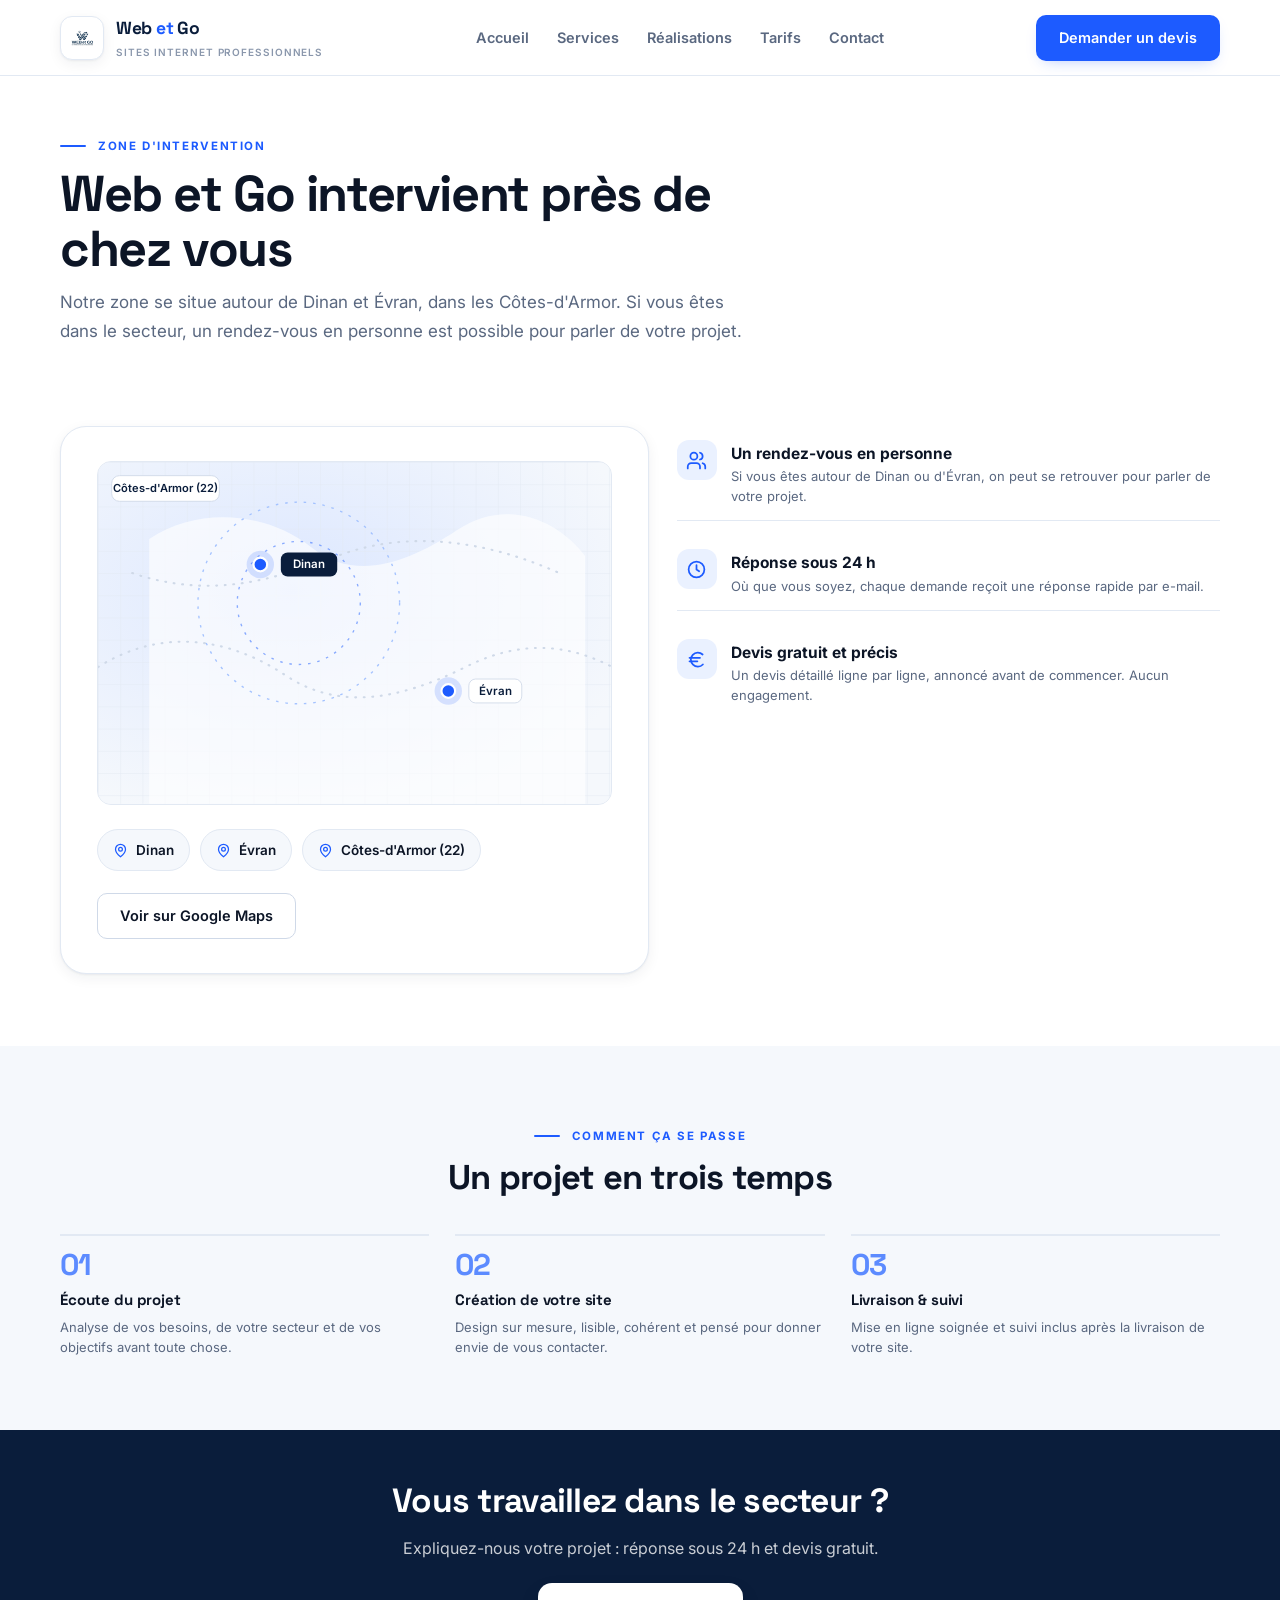
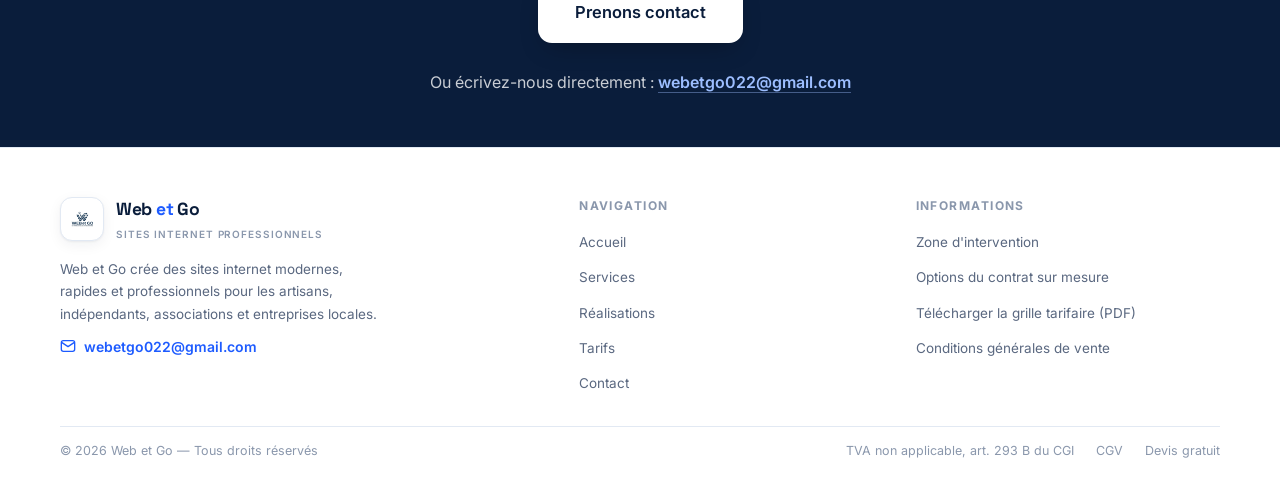
<file: preuve.html>
<!DOCTYPE html>
<html lang="fr">
<head>
<meta charset="UTF-8">
<meta name="viewport" content="width=device-width, initial-scale=1.0, viewport-fit=cover">
<title>Zone d'intervention — Web et Go</title>
<meta name="description" content="Web et Go intervient autour de Dinan et Évran, dans les Côtes-d'Armor (22). Rendez-vous en personne possible pour parler de votre projet.">
<meta name="robots" content="index,follow">
<meta name="theme-color" content="#0A1D3B">
<link rel="canonical" href="https://www.webetgo.fr/preuve.html">
<link rel="icon" href="favicon.ico" sizes="any">
<link rel="icon" type="image/png" sizes="32x32" href="favicon-32x32.png">
<link rel="icon" type="image/png" sizes="16x16" href="favicon-16x16.png">
<link rel="icon" type="image/png" href="favicon.png">
<link rel="apple-touch-icon" href="apple-touch-icon.png">
<link rel="manifest" href="site.webmanifest">
<link rel="preconnect" href="https://fonts.googleapis.com"><link rel="preconnect" href="https://fonts.gstatic.com" crossorigin><link href="https://fonts.googleapis.com/css2?family=Inter:wght@400;500;600;700&family=Space+Grotesk:wght@500;600;700&display=swap" rel="stylesheet">
<meta property="og:type" content="website">
<meta property="og:locale" content="fr_FR">
<meta property="og:site_name" content="Web et Go">
<meta property="og:title" content="Zone d'intervention — Web et Go">
<meta property="og:description" content="Web et Go intervient autour de Dinan et Évran, dans les Côtes-d'Armor (22). Rendez-vous en personne possible pour parler de votre projet.">
<meta property="og:url" content="https://www.webetgo.fr/preuve.html">
<meta property="og:image" content="https://www.webetgo.fr/favicon.png">
<meta name="twitter:card" content="summary_large_image">
<meta name="twitter:title" content="Zone d'intervention — Web et Go">
<meta name="twitter:description" content="Web et Go intervient autour de Dinan et Évran, dans les Côtes-d'Armor (22). Rendez-vous en personne possible pour parler de votre projet.">

<style>

/* ============================================================
   WEB ET GO — Design system
   Palette : bleu nuit, blanc, gris clair, bleu lumineux
   Typo : Space Grotesk (titres) · Inter (textes)
   ============================================================ */

*,*::before,*::after{box-sizing:border-box;margin:0;padding:0}
html{scroll-behavior:smooth;-webkit-text-size-adjust:100%}
html:focus-within{scroll-behavior:smooth}

:root{
  --navy:#0A1D3B;
  --navy2:#10315F;
  --navy3:#163C73;
  --blue:#1D5BFF;
  --blue-d:#1450E6;
  --blue2:#5C8BFF;
  --sky:#EAF1FF;
  --sky2:#DCE7FF;
  --ink:#0C1526;
  --muted:#5A6880;
  --muted2:#8A97AC;
  --bg:#FFFFFF;
  --bg2:#F5F8FC;
  --line:#E2E9F3;
  --line2:#CFD9E8;
  --danger:#B93A34;
  --ok:#1D5BFF;
  --shadow-s:0 1px 2px rgba(10,29,59,.05),0 4px 14px rgba(10,29,59,.06);
  --shadow-m:0 8px 24px -6px rgba(10,29,59,.12);
  --shadow-l:0 24px 48px -16px rgba(10,29,59,.20);
  --r-s:10px;
  --r-m:14px;
  --r-l:20px;
  --r-xl:26px;
  --nav-h:76px;
  --ease:cubic-bezier(.22,.8,.24,1);
  --f-d:'Space Grotesk',-apple-system,BlinkMacSystemFont,'Segoe UI',sans-serif;
  --f-b:'Inter',-apple-system,BlinkMacSystemFont,'Segoe UI',Roboto,sans-serif;
}

/* ---------- BASE ---------- */
body{
  font-family:var(--f-b);
  font-size:16.5px;
  line-height:1.65;
  color:var(--ink);
  background:var(--bg);
  -webkit-font-smoothing:antialiased;
  overflow-x:hidden;
}
a{color:inherit;text-decoration:none}
img,svg{display:block;max-width:100%}
button,input,select,textarea{font:inherit;color:inherit}
::selection{background:var(--blue);color:#fff}
h1,h2,h3,h4{font-family:var(--f-d);font-weight:700;letter-spacing:-.02em;color:var(--ink)}
h1{font-size:clamp(2rem,4.2vw,3.15rem);line-height:1.08;letter-spacing:-.028em}
h2{font-size:clamp(1.5rem,2.8vw,2.15rem);line-height:1.16;letter-spacing:-.022em}
h3{font-size:1.12rem;letter-spacing:-.01em}
:focus-visible{outline:3px solid var(--blue2);outline-offset:3px;border-radius:4px}

/* ---------- LAYOUT ---------- */
.wrap{width:min(1160px,100% - 40px);margin-inline:auto}
.sec{padding:72px 0}
.sec-alt{background:var(--bg2)}
.sec-navy{background:var(--navy);color:#fff}

/* ---------- TYPO ---------- */
.ey{
  display:inline-flex;align-items:center;gap:12px;
  font-size:11.5px;font-weight:700;letter-spacing:.14em;
  text-transform:uppercase;color:var(--blue);
  margin-bottom:12px;
}
.ey::before{content:"";width:26px;height:2px;border-radius:2px;background:var(--blue);flex-shrink:0}
.sh{max-width:720px;margin-bottom:36px}
.sh.c{margin-inline:auto;text-align:center}
.sh.c .ey{justify-content:center}
.lead{font-size:clamp(15.5px,1.4vw,17px);line-height:1.7;color:var(--muted);max-width:64ch}
.sh .lead{margin-top:10px}
.sh.c .lead{margin-inline:auto}
.hl{
  position:relative;white-space:nowrap;
  background:linear-gradient(transparent 66%,rgba(29,91,255,.22) 66%,rgba(29,91,255,.22) 92%,transparent 92%);
}
@media(max-width:680px){.hl{white-space:normal}}
.mu{color:var(--muted)}

/* ---------- BUTTONS ---------- */
.btn{
  display:inline-flex;align-items:center;justify-content:center;gap:10px;
  height:54px;padding:0 28px;border-radius:12px;
  font-weight:600;font-size:15.5px;font-family:var(--f-b);
  border:1.5px solid transparent;cursor:pointer;
  transition:transform .2s var(--ease),box-shadow .25s,border-color .2s,background .2s,color .2s;
  white-space:nowrap;
}
.btn-p{background:var(--blue);color:#fff;box-shadow:0 6px 16px -8px rgba(29,91,255,.4)}
.btn-p:hover{background:var(--blue-d);transform:translateY(-2px);box-shadow:0 10px 20px -10px rgba(29,91,255,.45)}
.btn-p:active{transform:translateY(0)}
.btn-o{background:transparent;border-color:var(--line2);color:var(--ink)}
.btn-o:hover{border-color:var(--blue);color:var(--blue);transform:translateY(-2px)}
.btn-l{background:#fff;color:var(--navy);box-shadow:0 10px 26px -10px rgba(0,0,0,.35)}
.btn-l:hover{background:var(--sky2);transform:translateY(-2px)}
.btn-n{background:var(--navy);color:#fff}
.btn-n:hover{background:var(--navy2);transform:translateY(-2px);box-shadow:var(--shadow-m)}
.btn-sm{height:46px;padding:0 22px;font-size:14.5px;border-radius:10px}
.btn-lg{height:60px;padding:0 36px;font-size:16.5px;border-radius:14px}
.btn-block{width:100%}

/* ---------- HEADER ---------- */
.nav-wrap{
  position:sticky;top:0;z-index:100;
  height:var(--nav-h);
  background:rgba(255,255,255,.88);
  -webkit-backdrop-filter:blur(14px) saturate(1.5);
  backdrop-filter:blur(14px) saturate(1.5);
  border-bottom:1px solid var(--line);
  transition:box-shadow .3s;
}
.nav-wrap.sc{box-shadow:0 8px 30px -18px rgba(10,29,59,.25)}
.nav-in{height:var(--nav-h);display:flex;align-items:center;justify-content:space-between;gap:18px}
.brand{display:flex;align-items:center;gap:12px;flex-shrink:0;min-width:0}
.brand-logo{
  width:44px;height:44px;border-radius:12px;flex-shrink:0;
  background:#fff;border:1px solid var(--line);padding:4px;
  object-fit:contain;
  box-shadow:var(--shadow-s);
}
.brand-name{font-family:var(--f-d);font-weight:700;font-size:17.5px;letter-spacing:-.015em;line-height:1.15;color:var(--navy);white-space:nowrap}
.brand-name b{color:var(--blue);font-weight:700}
.brand-sub{display:block;font-size:10px;font-weight:600;letter-spacing:.09em;text-transform:uppercase;color:var(--muted2);margin-top:2px;white-space:nowrap}
.nav-links{display:flex;align-items:center;gap:28px}
.nav-links a{
  position:relative;padding:8px 0;
  font-size:14.5px;font-weight:600;color:var(--muted);
  transition:color .2s;
}
.nav-links a::after{
  content:"";position:absolute;left:0;right:0;bottom:0;height:2px;border-radius:2px;
  background:var(--blue);transform:scaleX(0);transform-origin:left;
  transition:transform .25s var(--ease);
}
.nav-links a:hover{color:var(--ink)}
.nav-links a.on{color:var(--ink)}
.nav-links a.on::after{transform:scaleX(1)}
.nav-act{display:flex;align-items:center;gap:12px;flex-shrink:0}
.btn-burger{
  display:none;width:46px;height:46px;border-radius:12px;
  border:1px solid var(--line);background:#fff;cursor:pointer;
  flex-direction:column;align-items:center;justify-content:center;gap:5px;
  flex-shrink:0;
}
.btn-burger span{display:block;width:20px;height:2px;border-radius:2px;background:var(--navy);transition:.28s var(--ease)}
.btn-burger.op span:nth-child(1){transform:translateY(7px) rotate(45deg)}
.btn-burger.op span:nth-child(2){opacity:0;transform:scaleX(.3)}
.btn-burger.op span:nth-child(3){transform:translateY(-7px) rotate(-45deg)}
.drawer{
  position:fixed;top:var(--nav-h);left:0;right:0;bottom:0;z-index:99;
  background:#fff;
  display:flex;flex-direction:column;padding:22px 22px 36px;gap:6px;
  overflow-y:auto;
  opacity:0;transform:translateY(-10px);pointer-events:none;visibility:hidden;
  transition:opacity .28s var(--ease),transform .28s var(--ease),visibility .28s;
  border-top:1px solid var(--line);
}
.drawer.op{opacity:1;transform:translateY(0);pointer-events:auto;visibility:visible}
.drawer a.nav-l{
  display:flex;align-items:center;min-height:56px;padding:0 18px;
  border-radius:12px;font-size:17px;font-weight:600;color:var(--ink);
  border:1px solid transparent;transition:background .2s,border-color .2s,color .2s;
}
.drawer a.nav-l:hover,.drawer a.nav-l.on{background:var(--bg2);border-color:var(--line);color:var(--navy)}
.drawer a.nav-l.on{font-weight:700}
.drawer .btn{margin-top:14px;width:100%;height:56px;font-size:16px}
.drawer-mail{margin-top:auto;padding-top:22px;font-size:14.5px;color:var(--muted);display:flex;flex-direction:column;gap:4px}
.drawer-mail a{color:var(--blue);font-weight:600}

/* ---------- PAGE HERO (pages internes) ---------- */
.page-hero{padding:52px 0 32px}
.page-hero h1{max-width:740px;margin-bottom:12px}

/* ---------- HERO (accueil) ---------- */
.hero{padding:52px 0 84px;overflow:hidden}
.hg{display:grid;grid-template-columns:1.06fr .94fr;gap:44px;align-items:center;position:relative}
.hc .lead{font-size:clamp(15.5px,1.5vw,17.5px)}
.hc h1{margin-bottom:14px}
.hctas{display:flex;gap:12px;flex-wrap:wrap;margin-top:22px}
.hbadges{display:flex;flex-wrap:wrap;gap:8px;margin-top:20px}
.pill{
  display:inline-flex;align-items:center;gap:9px;
  padding:9px 15px;border-radius:999px;
  background:#fff;border:1px solid var(--line);
  font-size:13.5px;font-weight:600;color:var(--ink);
}
.pill svg{width:16px;height:16px;color:var(--blue);flex-shrink:0}
.pill .price{color:var(--blue);font-weight:700}

/* --- mockups --- */
.hm{position:relative;padding:8px 0}
.mk-browser{
  position:relative;z-index:2;
  background:#fff;border:1px solid var(--line);border-radius:18px;
  box-shadow:var(--shadow-l);
  padding:16px 18px 20px;overflow:hidden;
}
.mk-browser::after{
  content:"";position:absolute;inset:0;border-radius:18px;
  background:linear-gradient(160deg,rgba(255,255,255,.9),rgba(255,255,255,0) 40%);
  pointer-events:none;
}
.mk-bar{display:flex;align-items:center;gap:7px;margin-bottom:13px}
.mk-dot{width:10px;height:10px;border-radius:50%}
.mk-url{
  margin-left:8px;flex:1;max-width:230px;height:22px;border-radius:99px;
  background:var(--bg2);border:1px solid var(--line);
  display:flex;align-items:center;gap:6px;padding:0 10px;
}
.mk-url span{width:8px;height:8px;border-radius:2px;background:var(--line2);flex-shrink:0}
.mk-url i{width:70px;height:6px;border-radius:3px;background:var(--line2);font-style:normal}
.mk-nav{display:flex;align-items:center;justify-content:space-between;padding:8px 0 12px;border-bottom:1px solid var(--line);margin-bottom:14px}
.mk-nav .lg{width:12px;height:12px;border-radius:4px;background:var(--blue)}
.mk-nav .ll{display:flex;gap:10px}
.mk-nav .ll i{width:34px;height:6px;border-radius:3px;background:var(--line2)}
.mk-nav .lb{width:64px;height:22px;border-radius:7px;background:var(--blue)}
.mk-hero{
  background:linear-gradient(135deg,var(--navy) 0%,var(--navy2) 60%,#1B3F7E 100%);
  border-radius:12px;padding:16px;color:#fff;margin-bottom:10px;position:relative;overflow:hidden;
}
.mk-hero h4{font-size:14.5px;line-height:1.3;letter-spacing:-.01em;color:#fff;max-width:75%;margin-bottom:6px}
.mk-hero p{font-size:10.5px;color:rgba(255,255,255,.7);max-width:70%;line-height:1.5;margin-bottom:12px}
.mk-hero .b{display:inline-block;height:20px;padding:0 10px;border-radius:6px;background:var(--blue);font-size:8.5px;font-weight:700;letter-spacing:.04em;line-height:20px;text-transform:uppercase}
.mk-bl{display:grid;grid-template-columns:1fr 1fr 1fr;gap:8px}
.mk-b{height:52px;border-radius:8px;background:var(--bg2);border:1px solid var(--line)}
.mk-b.v{background:linear-gradient(135deg,var(--sky),var(--sky2));border-color:transparent}
.mk-b.n{background:var(--navy);border:none}
.mk-phone{
  position:absolute;right:-12px;bottom:-34px;z-index:3;
  width:172px;height:356px;border-radius:28px;
  background:#fff;border:1px solid var(--line);
  box-shadow:var(--shadow-l);
  padding:10px;overflow:hidden;
  transform:rotate(3deg);
  animation:float 7s ease-in-out infinite;
}
.mk-notch{width:74px;height:16px;border-radius:0 0 12px 12px;background:#fff;border:1px solid var(--line);border-top:none;position:absolute;top:0;left:50%;transform:translateX(-50%);z-index:2}
.mk-ph-in{border-radius:20px;background:var(--bg2);height:100%;overflow:hidden;border:1px solid var(--line)}
.mk-ph-h{background:var(--navy);padding:14px 12px;color:#fff}
.mk-ph-h i{display:block;width:40px;height:5px;border-radius:3px;background:rgba(255,255,255,.85);margin-bottom:5px}
.mk-ph-h i.s{width:26px;background:rgba(255,255,255,.45)}
.mk-ph-b{padding:10px}
.mk-ph-b .btn-b{height:20px;border-radius:6px;background:var(--blue);margin-bottom:9px}
.mk-ph-b .line{height:7px;border-radius:4px;background:var(--line2);margin-bottom:7px}
.mk-ph-b .line.w70{width:70%}
.mk-ph-b .img{height:54px;border-radius:8px;background:linear-gradient(135deg,var(--sky),var(--sky2));margin-bottom:8px}
.mk-ph-b .img.d{height:44px}
.chip{
  position:absolute;z-index:4;
  display:flex;align-items:center;gap:9px;
  background:#fff;border:1px solid var(--line);border-radius:13px;
  padding:9px 12px;box-shadow:var(--shadow-m);
  font-size:12px;font-weight:600;color:var(--ink);line-height:1.3;
}
.chip .n{font-family:var(--f-d);font-size:21px;font-weight:700;letter-spacing:-.02em;color:var(--navy)}
.chip svg{width:30px;height:30px;padding:7px;border-radius:9px;background:var(--sky);color:var(--blue);flex-shrink:0}
.chip-1{top:-14px;right:6px}
.chip-2{bottom:-10px;left:-14px}
@keyframes float{0%,100%{transform:translateY(0)}50%{transform:translateY(-9px)}}

/* ---------- PROBLÈME / SOLUTION ---------- */
.ps{display:grid;grid-template-columns:1fr 1fr;gap:18px;align-items:stretch}
.ps-card{border-radius:var(--r-xl);padding:28px 26px;border:1px solid var(--line);background:#fff}
.ps-tag{
  display:inline-flex;align-items:center;gap:8px;
  padding:6px 13px;border-radius:999px;
  font-size:11.5px;font-weight:700;letter-spacing:.1em;text-transform:uppercase;
  margin-bottom:14px;
}
.ps-bad .ps-tag{background:var(--bg2);color:var(--muted);border:1px solid var(--line)}
.ps-good{background:var(--navy);border:none;color:#fff;position:relative;overflow:hidden;box-shadow:var(--shadow-l)}
.ps-good .ps-tag{background:rgba(255,255,255,.12);color:#fff}
.ps-good h2{color:#fff;font-size:clamp(1.3rem,2.1vw,1.7rem);margin-bottom:12px}
.ps-good .lead{color:rgba(255,255,255,.82)}
.ps ul{list-style:none;display:grid;gap:10px;margin-top:16px}
.ps li{display:flex;align-items:flex-start;gap:12px;font-size:14.5px;line-height:1.5}
.ps li .ic{
  width:27px;height:27px;border-radius:9px;flex-shrink:0;
  display:grid;place-items:center;margin-top:1px;
}
.ps li .ic svg{width:14px;height:14px}
.ps-bad li .ic{background:var(--bg2);color:var(--danger)}
.ps-good li .ic{background:rgba(255,255,255,.13);color:#9DBEFF}
.ps-good li{color:rgba(255,255,255,.92)}
.ps-good .btn{margin-top:20px}

/* ---------- SERVICES (grille éditoriale) ---------- */
.srv-grid{display:grid;grid-template-columns:repeat(3,1fr);column-gap:30px;row-gap:26px}
.srv{border-top:1px solid var(--line);padding-top:16px}
.srv h3{display:flex;align-items:center;gap:10px;font-size:16px;margin-bottom:6px}
.srv h3 svg{width:18px;height:18px;color:var(--blue);flex-shrink:0}
.srv p{font-size:13.5px;color:var(--muted);line-height:1.6;max-width:36ch}

/* Liste d'inclusions (cochée) */
.ck-list{display:grid;grid-template-columns:1fr 1fr;gap:18px 32px;margin-top:4px}
.ck{display:flex;gap:12px;align-items:flex-start}
.ck .ic{width:22px;height:22px;border-radius:7px;background:var(--sky);color:var(--blue);display:grid;place-items:center;flex-shrink:0;margin-top:2px}
.ck .ic svg{width:12px;height:12px}
.ck strong{display:block;font-size:15px;font-weight:600;margin-bottom:2px}
.ck small{font-size:13.5px;color:var(--muted);line-height:1.55}

/* Bandeau engagements (compact) */
.eng-strip{
  display:grid;grid-template-columns:repeat(3,1fr);
  margin-top:26px;background:#fff;border:1px solid var(--line);
  border-radius:var(--r-l);padding:4px;
}
.eng-item{display:flex;gap:12px;align-items:flex-start;padding:14px 18px;border-right:1px solid var(--line)}
.eng-item:last-child{border-right:none}
.eng-item .ic{width:36px;height:36px;border-radius:10px;background:var(--sky);color:var(--blue);display:grid;place-items:center;flex-shrink:0}
.eng-item .ic svg{width:17px;height:17px}
.eng-item strong{display:block;font-size:14px;font-weight:600;margin-bottom:1px}
.eng-item small{font-size:12.5px;color:var(--muted);line-height:1.5}

/* ---------- FONCTIONNEMENT ---------- */
.steps{display:grid;grid-template-columns:repeat(4,1fr);gap:26px}
.steps-3{grid-template-columns:repeat(3,1fr)}
.step{border-top:2px solid var(--line);padding-top:14px}
.step-n{display:block;font-family:var(--f-d);font-size:30px;font-weight:700;letter-spacing:-.03em;color:var(--blue2);line-height:1;margin-bottom:8px}
.step h3{font-size:15px;margin-bottom:5px}
.step p{font-size:13px;color:var(--muted);line-height:1.55}

/* ---------- RÉALISATIONS ---------- */
.g2{display:grid;grid-template-columns:1fr 1fr;gap:18px}
.proj{
  background:#fff;border:1px solid var(--line);border-radius:var(--r-xl);
  overflow:hidden;display:flex;flex-direction:column;
  transition:transform .28s var(--ease),box-shadow .28s,border-color .28s;
}
.proj:hover{transform:translateY(-3px);box-shadow:var(--shadow-m);border-color:var(--sky2)}
.shot{
  position:relative;padding:22px 22px 0;
  height:182px;display:flex;align-items:flex-end;overflow:hidden;
}
.shot.th-warm{background:linear-gradient(160deg,#FFF7EC,#FBEBD6)}
.shot.th-teal{background:linear-gradient(160deg,#EDF7F6,#DCEFEC)}
.shot.th-violet{background:linear-gradient(160deg,#F5F1FC,#E8DFF7)}
.shot.th-green{background:linear-gradient(160deg,#F0F7F0,#DDEEDC)}
.win{
  width:100%;background:#fff;border:1px solid var(--line);
  border-radius:14px 14px 0 0;border-bottom:none;
  box-shadow:0 -8px 30px -18px rgba(10,29,59,.25);
  overflow:hidden;
}
.win-bar{display:flex;align-items:center;gap:6px;padding:11px 14px;border-bottom:1px solid var(--line)}
.win-bar i{width:8px;height:8px;border-radius:50%;background:var(--line2)}
.win-bar .u{margin-left:8px;height:16px;border-radius:99px;background:var(--bg2);border:1px solid var(--line);display:flex;align-items:center;padding:0 9px;font-style:normal}
.win-bar .u em{font-style:normal;font-size:9px;color:var(--muted2);letter-spacing:.02em}
.win-body{padding:12px}
.win-body .hd{display:flex;align-items:center;justify-content:space-between;margin-bottom:9px}
.win-body .hd i{width:10px;height:10px;border-radius:3px}
.win-body .hd .ll{display:flex;gap:7px}
.win-body .hd .ll i{width:26px;height:5px;border-radius:3px;background:var(--line2)}
.win-body .hd .bb{width:46px;height:15px;border-radius:5px}
.win-body .hx{height:42px;border-radius:8px;margin-bottom:7px;padding:10px;display:flex;flex-direction:column;justify-content:center;gap:3px}
.win-body .hx i{display:block;height:6px;border-radius:3px;background:rgba(255,255,255,.8)}
.win-body .hx i.s{width:55%;background:rgba(255,255,255,.5)}
.win-body .hx .bb2{width:38px;height:13px;border-radius:4px;background:var(--blue)}
.win-body .bx{display:flex;gap:7px}
.win-body .bx i{height:28px;border-radius:6px;background:var(--bg2);border:1px solid var(--line);flex:1}
.win-body .bx i.on{background:#fff;border-color:var(--line2);box-shadow:var(--shadow-s)}
.th-warm .win-body .hd i,.th-warm .win-body .hd .bb,.th-warm .win-body .hx{background:linear-gradient(135deg,#E8930C,#C2620A)}
.th-teal .win-body .hd i,.th-teal .win-body .hd .bb,.th-teal .win-body .hx{background:linear-gradient(135deg,#0E7490,#155E75)}
.th-violet .win-body .hd i,.th-violet .win-body .hd .bb,.th-violet .win-body .hx{background:linear-gradient(135deg,#7C3AED,#5B21B6)}
.th-green .win-body .hd i,.th-green .win-body .hd .bb,.th-green .win-body .hx{background:linear-gradient(135deg,#15803D,#166534)}
.demo-flag{
  position:absolute;top:18px;right:18px;z-index:2;
  padding:6px 12px;border-radius:999px;
  background:var(--navy);color:#fff;
  font-size:11px;font-weight:700;letter-spacing:.08em;text-transform:uppercase;
}
.proj-info{padding:18px 20px 20px;display:flex;flex-direction:column;flex:1}
.proj-info .sec-lbl{
  font-size:11.5px;font-weight:700;letter-spacing:.1em;text-transform:uppercase;
  color:var(--blue);margin-bottom:8px;
}
.proj-info h3{font-size:16.5px;margin-bottom:5px}
.proj-info p{font-size:13.5px;color:var(--muted);line-height:1.55;flex:1}
.proj-info .row{display:flex;align-items:center;justify-content:space-between;gap:10px;margin-top:14px;flex-wrap:wrap}
.proj-info .dom{font-size:13px;color:var(--muted2);font-weight:500}
.proj-wide{grid-column:1/-1}

/* ---------- TARIFS ---------- */
.pw{display:grid;grid-template-columns:1.08fr .92fr;gap:26px;align-items:stretch}
.price-card{
  background:var(--navy);color:#fff;border-radius:var(--r-xl);
  padding:30px 28px;position:relative;overflow:hidden;
  box-shadow:var(--shadow-l);
  display:flex;flex-direction:column;
}
.p-ey{
  display:inline-flex;align-items:center;gap:8px;align-self:flex-start;
  padding:6px 13px;border-radius:999px;
  background:rgba(255,255,255,.12);font-size:11.5px;font-weight:700;
  letter-spacing:.1em;text-transform:uppercase;margin-bottom:14px;
}
.p-ey i{width:6px;height:6px;border-radius:50%;background:#7FB0FF}
.price-amount{margin-bottom:6px}
.price-amount .from{display:block;font-size:15px;font-weight:600;color:rgba(255,255,255,.7);margin-bottom:4px}
.price-amount .val{
  font-family:var(--f-d);font-size:clamp(2.4rem,4.2vw,3.2rem);font-weight:700;
  letter-spacing:-.04em;line-height:1;
}
.price-amount .val sup{font-size:.45em;font-weight:600;color:#9DBEFF;margin-left:6px;letter-spacing:0}
.p-sub{font-size:14px;color:rgba(255,255,255,.65)}
.incl{list-style:none;display:grid;gap:9px;margin:18px 0 20px}
.incl li{display:flex;align-items:flex-start;gap:11px;font-size:13.5px;line-height:1.5;color:rgba(255,255,255,.92)}
.incl li .ic{
  width:25px;height:25px;border-radius:8px;background:rgba(255,255,255,.13);
  color:#9DBEFF;display:grid;place-items:center;flex-shrink:0;margin-top:1px;
}
.incl li .ic svg{width:13px;height:13px}
.price-card .btn-l{align-self:flex-start}
.p-foot{margin-top:auto;padding-top:14px;font-size:12px;color:rgba(255,255,255,.55);line-height:1.55}
.opt-card{background:#fff;border:1px solid var(--line);border-radius:var(--r-xl);padding:26px 24px;box-shadow:var(--shadow-s);display:flex;flex-direction:column}
.opt-card h3{font-size:16.5px;margin-bottom:5px}
.opt-card > p{font-size:13.5px;color:var(--muted);margin-bottom:14px}
.opts{list-style:none}
.opt{display:flex;align-items:center;justify-content:space-between;gap:12px;padding:9px 2px;border-bottom:1px dashed var(--line)}
.opt:last-child{border-bottom:none}
.opt .nm{font-size:13.5px;font-weight:500;color:var(--ink)}
.opt .nm small{display:block;font-size:11.5px;color:var(--muted2);font-weight:500;margin-top:2px}
.opt .pr{font-family:var(--f-d);font-size:14px;font-weight:700;color:var(--navy);white-space:nowrap}
.opt-note{
  margin-top:14px;padding:12px 14px;border-radius:11px;
  background:var(--bg2);border:1px solid var(--line);
  font-size:12.5px;color:var(--muted);line-height:1.55;
}
.opt-card .btn{margin-top:14px;width:100%}
.opt-links{display:flex;gap:14px;margin-top:12px;flex-wrap:wrap}
.opt-links a{font-size:13.5px;font-weight:500;color:var(--blue);transition:color .2s}
.opt-links a:hover{color:var(--blue-d);text-decoration:underline;text-underline-offset:3px}
/* ---------- FAQ ---------- */
.faq{max-width:1020px;margin-inline:auto;display:grid;grid-template-columns:1fr 1fr;gap:10px}
details{
  border:1px solid var(--line);border-radius:var(--r-m);
  background:#fff;overflow:hidden;
  transition:border-color .25s,box-shadow .25s;
}
details[open]{border-color:var(--sky2);box-shadow:var(--shadow-s)}
summary{
  list-style:none;padding:14px 18px;cursor:pointer;
  display:flex;align-items:center;justify-content:space-between;gap:14px;
  font-size:14.5px;font-weight:600;color:var(--ink);
  user-select:none;
}
summary::-webkit-details-marker{display:none}
summary::after{content:"+";flex-shrink:0;font-family:var(--f-d);font-size:20px;font-weight:500;color:var(--blue);line-height:1;width:20px;text-align:center;transition:transform .25s var(--ease)}
details[open] summary::after{transform:rotate(45deg)}
.faq-a{padding:0 18px 16px;font-size:13.5px;color:var(--muted);line-height:1.65;max-width:70ch}
.faq-a a{color:var(--blue);font-weight:600}
.faq-a a:hover{text-decoration:underline}
.faq-more{text-align:center;margin-top:18px;font-size:14px;color:var(--muted)}
.faq-more a{color:var(--blue);font-weight:500;transition:color .2s}
.faq-more a:hover{color:var(--blue-d);text-decoration:underline;text-underline-offset:3px}

/* ---------- CTA FINAL ---------- */
.cta-final{padding:52px 0}
.cta-final .wrap{display:grid;gap:14px;justify-items:center;text-align:center}
.cta-final h2{color:#fff;font-size:clamp(1.5rem,2.9vw,2.1rem);max-width:600px}
.cta-final p{color:rgba(255,255,255,.78);font-size:clamp(14.5px,1.35vw,16px);max-width:520px}
.cta-final .btn-lg{margin-top:8px}
.cta-mail{margin-top:12px;font-size:13.5px;color:rgba(255,255,255,.65)}
.cta-mail a{color:#9DBEFF;font-weight:600;border-bottom:1px solid rgba(157,190,255,.4)}
.cta-mail a:hover{color:#fff}

/* ---------- PAGE TARIFS (grande page) ---------- */.te-card{background:#fff;border:1px solid var(--line);border-radius:var(--r-l);padding:22px 24px;box-shadow:var(--shadow-s)}
.te-card h3{font-size:16.5px;margin-bottom:5px}
.te-card .lead{font-size:15px;margin-bottom:10px}
.te-grid{display:grid;grid-template-columns:1fr 1fr;gap:18px;margin-top:18px}
.te-note{
  display:flex;gap:12px;align-items:flex-start;
  margin-top:14px;padding:13px 15px;border-radius:11px;
  background:var(--bg2);border:1px solid var(--line);
  font-size:12.5px;color:var(--muted);line-height:1.55;
}
.te-note svg{width:18px;height:18px;color:var(--blue);flex-shrink:0;margin-top:2px}

/* ---------- CONTACT ---------- */
.cgrid{display:grid;grid-template-columns:.92fr 1.08fr;gap:28px;align-items:start}
.cinfo{display:grid;gap:14px}
.cb{
  display:flex;gap:14px;align-items:flex-start;
  padding:14px 0;border-bottom:1px solid var(--line);
}
.cb:last-child{border-bottom:none}
.cb .ic{width:40px;height:40px;border-radius:12px;background:var(--sky);color:var(--blue);display:grid;place-items:center;flex-shrink:0}
.cb .ic svg{width:21px;height:21px}
.cb strong{display:block;font-size:14.5px;font-weight:600;margin-bottom:2px}
.cb p{font-size:13px;color:var(--muted);line-height:1.5}
.cb a{color:var(--blue);font-weight:600}
.cb a:hover{text-decoration:underline}
.cb .nm{font-size:15.5px;font-weight:700}
.cform{background:#fff;border:1px solid var(--line);border-radius:var(--r-xl);padding:28px 26px;box-shadow:var(--shadow-m)}
.cform h3{font-size:18px;margin-bottom:5px}
.cform > p{font-size:13.5px;color:var(--muted);margin-bottom:16px}
.fg{display:grid;gap:13px}
.fr{display:grid;grid-template-columns:1fr 1fr;gap:13px}
label{display:grid;gap:8px;font-size:14px;font-weight:600;color:var(--ink)}
input,select,textarea{
  width:100%;height:48px;padding:0 15px;
  border:1px solid var(--line2);border-radius:11px;background:#fff;
  font-size:14.5px;color:var(--ink);
  transition:border-color .2s,box-shadow .2s;
  -webkit-appearance:none;appearance:none;
}
select{
  background-image:url("data:image/svg+xml,%3Csvg xmlns='http://www.w3.org/2000/svg' width='16' height='16' viewBox='0 0 24 24' fill='none' stroke='%235A6880' stroke-width='2.2' stroke-linecap='round' stroke-linejoin='round'%3E%3Cpath d='m6 9 6 6 6-6'/%3E%3C/svg%3E");
  background-repeat:no-repeat;background-position:right 16px center;
  padding-right:44px;
}
textarea{height:auto;min-height:110px;padding:12px 15px;resize:vertical}
input:focus,select:focus,textarea:focus{outline:none;border-color:var(--blue);box-shadow:0 0 0 4px rgba(29,91,255,.13)}
input::placeholder,textarea::placeholder{color:var(--muted2)}
.fn{font-size:12.5px;color:var(--muted2);margin-top:12px;display:flex;align-items:center;gap:7px}
.fn svg{width:14px;height:14px;flex-shrink:0}

/* ---------- ZONE ---------- */
.zgrid{display:grid;grid-template-columns:1.04fr .96fr;gap:28px;align-items:stretch}
.map-card{
  background:#fff;border:1px solid var(--line);border-radius:var(--r-xl);
  padding:34px 36px;box-shadow:var(--shadow-s);
  display:flex;flex-direction:column;
}
.map-svg{width:100%;height:auto;border-radius:var(--r-m);border:1px solid var(--line);background:var(--bg2);margin-bottom:24px}
.zchips{display:flex;flex-wrap:wrap;gap:10px;margin-bottom:22px}
.zchip{
  display:inline-flex;align-items:center;gap:8px;
  padding:9px 15px;border-radius:999px;
  background:var(--bg2);border:1px solid var(--line);
  font-size:13.5px;font-weight:600;
}
.zchip svg{width:15px;height:15px;color:var(--blue)}
.map-card .btn{align-self:flex-start}
.map-card h3{font-size:19px;margin-bottom:8px}
.map-card p{font-size:14.5px;color:var(--muted);line-height:1.65;margin-bottom:18px}
.zinfo{display:grid;gap:14px;align-content:start}
.zinfo .cb{margin:0}

/* ---------- CGV ---------- */
.legal{max-width:860px;margin-inline:auto;background:#fff;border:1px solid var(--line);border-radius:var(--r-xl);padding:34px 38px;box-shadow:var(--shadow-s)}
.legal-intro{font-size:15px;color:var(--muted);line-height:1.75;margin-bottom:8px}
.legal-sec{padding:16px 0;border-bottom:1px solid var(--line)}
.legal-sec:last-of-type{border-bottom:none}
.legal-sec h2{font-size:1.15rem;margin-bottom:12px}
.legal-sec p{font-size:15px;color:var(--muted);line-height:1.8}
.legal-sec p + p{margin-top:12px}
.lnote{
  margin-top:22px;padding:16px 18px;border-radius:12px;
  background:var(--bg2);border:1px solid var(--line);
  font-size:14px;color:var(--muted);line-height:1.65;
}
.lnote strong{color:var(--ink)}
.linfo{list-style:none;display:grid;gap:10px;margin-top:22px}
.linfo li{display:flex;gap:12px;font-size:14.5px;color:var(--muted)}
.linfo li strong{color:var(--ink);min-width:90px;font-weight:600}

/* ---------- FOOTER ---------- */
.foot{border-top:1px solid var(--line);padding:48px 0 24px;background:#fff}
.fin{display:grid;grid-template-columns:1.6fr 1fr 1fr;gap:32px}
.fbrand .brand{margin-bottom:16px}
.fbrand p{font-size:13.5px;color:var(--muted);line-height:1.65;max-width:36ch}
.fbrand .mail{display:inline-flex;align-items:center;gap:8px;margin-top:10px;font-size:14px;font-weight:600;color:var(--blue)}
.fbrand .mail svg{width:16px;height:16px}
.fcol h4{font-size:12px;font-weight:700;letter-spacing:.12em;text-transform:uppercase;color:var(--muted2);margin-bottom:12px;font-family:var(--f-b)}
.fcol ul{list-style:none;display:grid;gap:8px}
.fcol a{font-size:13.5px;color:var(--muted);transition:color .2s}
.fcol a:hover{color:var(--blue)}
.fbot{
  display:flex;align-items:center;justify-content:space-between;gap:10px;flex-wrap:wrap;
  border-top:1px solid var(--line);margin-top:30px;padding-top:14px;
  font-size:12.5px;color:var(--muted2);
}
.fbot .l{display:flex;gap:22px;flex-wrap:wrap}
.fbot a{color:var(--muted2)}
.fbot a:hover{color:var(--blue)}

/* ---------- REVEAL ---------- */
.rev{opacity:0;transform:translateY(20px);transition:opacity .7s var(--ease),transform .7s var(--ease)}
.rev.in{opacity:1;transform:none}
.d1{transition-delay:.07s}.d2{transition-delay:.14s}.d3{transition-delay:.21s}.d4{transition-delay:.28s}.d5{transition-delay:.35s}

/* ---------- RESPONSIVE ---------- */
@media(max-width:1020px){
  .nav-links,.nav-act .btn{display:none}
  .btn-burger{display:flex}
  .hg{grid-template-columns:1fr;gap:36px}
  .hm{max-width:520px;margin-inline:auto;width:100%}
  .chip-1{right:-4px}
  .chip-2{left:-4px}
  .srv-grid{grid-template-columns:1fr 1fr}
  .steps{grid-template-columns:1fr 1fr;gap:26px 18px}
  .steps-3{grid-template-columns:1fr 1fr;gap:26px 18px}
  .pw,.cgrid,.zgrid{grid-template-columns:1fr}
  .ps{grid-template-columns:1fr}
  .te-grid{grid-template-columns:1fr}
  .fin{grid-template-columns:1fr 1fr}
  /* Barre légale du footer : empilée proprement sur écrans étroits */
  .fbot{flex-direction:column;align-items:center;text-align:center;gap:8px}
  .fbot .l{justify-content:center;gap:10px 18px}
}
@media(max-width:680px){
  :root{--nav-h:66px}
  body{font-size:16px}
  .wrap{width:calc(100% - 32px)}
  .sec{padding:48px 0}
  .hero{padding:30px 0 66px}
  .page-hero{padding:38px 0 22px}
  .brand-logo{width:40px;height:40px;border-radius:11px}
  .brand-sub{display:none}
  .brand-name{font-size:16.5px}
  .nav-act .btn-burger{width:44px;height:44px}
  .hctas{flex-direction:column;align-items:stretch}
  .hctas .btn{width:100%}
  .hbadges{display:grid;grid-template-columns:1fr 1fr;gap:8px}
  .pill{padding:8px 12px;font-size:12.5px;justify-content:center}
  .g2{grid-template-columns:1fr;gap:12px}
  .srv-grid{grid-template-columns:1fr;row-gap:18px}
  .ck-list{grid-template-columns:1fr;gap:16px}
  .steps{grid-template-columns:1fr;gap:16px}
  .step{padding-top:12px}
  .step-n{font-size:24px}
  .ps-card{padding:20px 18px}
  .price-card{padding:24px 20px}
  .opt-card{padding:20px 18px}
  .cform{padding:22px 18px}
  .fr{grid-template-columns:1fr}
  .cta-final{padding:72px 0}
  .cta-final .btn-lg{width:100%}
  .mk-phone{right:-6px;width:144px;height:300px}
  .mk-browser{padding:10px 10px 12px}
  .mk-bl{grid-template-columns:1fr 1fr 1fr}
  .mk-b{height:40px}
  .chip{padding:8px 11px;font-size:11px}
  .chip .n{font-size:18px}
  .fin{grid-template-columns:1fr;gap:24px}
  .legal{padding:22px 18px}
  .te-card{padding:18px 16px}
  .shot{height:164px;padding:16px 16px 0}
  .proj-info{padding:16px 16px 18px}
  .drawer a.nav-l{min-height:50px}
  /* Footer compact sur mobile */
  .foot{padding:28px 0 16px}
  .fin{gap:18px}
  .fbrand p{font-size:13.5px}
  .fbrand .mail{margin-top:10px}
  .fcol h4{margin-bottom:13px}
  .fcol ul{gap:8px}
  .fcol a{font-size:14px}
  .fbot{margin-top:18px;padding-top:10px;gap:8px}
  /* FAQ & engagements en une colonne sur mobile */
  .faq{grid-template-columns:1fr}
  .eng-strip{grid-template-columns:1fr;padding:2px}
  .eng-item{border-right:none;border-bottom:1px solid var(--line);padding:12px 14px}
  .eng-item:last-child{border-bottom:none}
}

/* ---------- REDUCED MOTION ---------- */
@media(prefers-reduced-motion:reduce){
  *,*::before,*::after{transition:none!important;animation:none!important}
  html{scroll-behavior:auto}
  .rev{opacity:1;transform:none}
}


</style>
</head>
<body>
<div class="nav-wrap" id="nav">
  <div class="wrap nav-in">
    <a class="brand" href="index.html" aria-label="Web et Go — Accueil">
      <img class="brand-logo" src="[data-uri]" alt="Logo Web et Go" loading="eager">
      <span>
        <span class="brand-name">Web <b>et</b> Go</span>
        <span class="brand-sub">Sites internet professionnels</span>
      </span>
    </a>
    <nav class="nav-links" aria-label="Navigation principale">
      <a href="index.html" data-nav="index">Accueil</a>
      <a href="fonctionnalites.html" data-nav="fonctionnalites">Services</a>
      <a href="modeles.html" data-nav="modeles">Réalisations</a>
      <a href="tarifs.html" data-nav="tarifs">Tarifs</a>
      <a href="contact.html" data-nav="contact">Contact</a>
    </nav>
    <div class="nav-act">
      <a class="btn btn-p btn-sm" href="contact.html">Demander un devis</a>
      <button class="btn-burger" id="burger" aria-label="Ouvrir le menu" aria-expanded="false">
        <span></span><span></span><span></span>
      </button>
    </div>
  </div>
</div>
<nav class="drawer" id="drawer" aria-label="Menu mobile">
  <a class="nav-l" href="index.html" data-nav="index">Accueil</a>
  <a class="nav-l" href="fonctionnalites.html" data-nav="fonctionnalites">Services</a>
  <a class="nav-l" href="modeles.html" data-nav="modeles">Réalisations</a>
  <a class="nav-l" href="tarifs.html" data-nav="tarifs">Tarifs</a>
  <a class="nav-l" href="preuve.html" data-nav="preuve" class="on">Zone d'intervention</a>
  <a class="nav-l" href="contact.html" data-nav="contact">Contact</a>
  <a class="btn btn-p" href="contact.html">Demander un devis</a>
  <div class="drawer-mail">
    <span>Une question ?</span>
    <a href="mailto:webetgo022@gmail.com">webetgo022@gmail.com</a>
  </div>
</nav>

<main>

<!-- ============ EN-TÊTE DE PAGE ============ -->
<section class="page-hero">
  <div class="wrap">
    <p class="ey rev">Zone d'intervention</p>
    <h1 class="rev">Web et Go intervient près de chez vous</h1>
    <p class="lead rev">Notre zone se situe autour de Dinan et Évran, dans les Côtes-d'Armor. Si vous êtes dans le secteur, un rendez-vous en personne est possible pour parler de votre projet.</p>
  </div>
</section>

<!-- ============ ZONE ============ -->
<section class="sec" style="padding-top:48px">
  <div class="wrap">
    <div class="zgrid">
      <div class="map-card rev">
        <svg class="map-svg" viewBox="0 0 600 400" role="img" aria-label="Carte de la zone d'intervention : Dinan et Évran, Côtes-d'Armor">
          <defs>
            <pattern id="mgrid" width="26" height="26" patternUnits="userSpaceOnUse">
              <path d="M26 0H0V26" fill="none" stroke="#E2E9F3" stroke-width="1"/>
            </pattern>
            <radialGradient id="mgrad" cx="38%" cy="38%" r="70%">
              <stop offset="0%" stop-color="#DCE7FF"/>
              <stop offset="100%" stop-color="#F5F8FC"/>
            </radialGradient>
          </defs>
          <rect width="600" height="400" fill="url(#mgrad)"/>
          <rect width="600" height="400" fill="url(#mgrid)"/>
          <path d="M60 90c60-40 140-30 190 10s110 20 170-20 120-10 150 30v290H60Z" fill="#FFFFFF" opacity=".65"/>
          <path d="M0 240c80-50 160-30 220 10s130 30 210-10 140-20 190 10" fill="none" stroke="#CFD9E8" stroke-width="2.5" stroke-dasharray="1 9" stroke-linecap="round"/>
          <path d="M40 130c90 30 160 10 240-20s170-20 260 20" fill="none" stroke="#CFD9E8" stroke-width="2.5" stroke-dasharray="1 9" stroke-linecap="round"/>
          <circle cx="235" cy="165" r="118" fill="none" stroke="#9DBEFF" stroke-width="1.6" stroke-dasharray="3 8" opacity=".9"/>
          <circle cx="235" cy="165" r="72" fill="none" stroke="#5C8BFF" stroke-width="1.6" stroke-dasharray="3 8" opacity=".7"/>
          <g transform="translate(190,120)">
            <circle r="16" fill="#1D5BFF" opacity=".16"/>
            <circle r="8" fill="#1D5BFF" stroke="#fff" stroke-width="2.5"/>
          </g>
          <g transform="translate(410,268)">
            <circle r="16" fill="#1D5BFF" opacity=".16"/>
            <circle r="8" fill="#1D5BFF" stroke="#fff" stroke-width="2.5"/>
          </g>
          <g transform="translate(190,120)">
            <rect x="24" y="-14" width="66" height="28" rx="8" fill="#0A1D3B"/>
            <text x="57" y="4.5" text-anchor="middle" fill="#fff" font-family="Inter, sans-serif" font-size="13.5" font-weight="600">Dinan</text>
          </g>
          <g transform="translate(410,268)">
            <rect x="24" y="-14" width="62" height="28" rx="8" fill="#FFFFFF" stroke="#CFD9E8"/>
            <text x="55" y="4.5" text-anchor="middle" fill="#0A1D3B" font-family="Inter, sans-serif" font-size="13.5" font-weight="600">Évran</text>
          </g>
          <rect x="16" y="16" width="126" height="30" rx="9" fill="#FFFFFF" stroke="#CFD9E8"/>
          <text x="79" y="35.5" text-anchor="middle" fill="#0A1D3B" font-family="Inter, sans-serif" font-size="13" font-weight="600">Côtes-d'Armor (22)</text>
        </svg>
        <div class="zchips">
          <span class="zchip"><svg viewBox="0 0 24 24" fill="none" stroke="currentColor" stroke-width="2" stroke-linecap="round" stroke-linejoin="round"><path d="M20 10c0 6-8 12-8 12S4 16 4 10a8 8 0 1 1 16 0Z"/><circle cx="12" cy="10" r="3"/></svg>Dinan</span>
          <span class="zchip"><svg viewBox="0 0 24 24" fill="none" stroke="currentColor" stroke-width="2" stroke-linecap="round" stroke-linejoin="round"><path d="M20 10c0 6-8 12-8 12S4 16 4 10a8 8 0 1 1 16 0Z"/><circle cx="12" cy="10" r="3"/></svg>Évran</span>
          <span class="zchip"><svg viewBox="0 0 24 24" fill="none" stroke="currentColor" stroke-width="2" stroke-linecap="round" stroke-linejoin="round"><path d="M20 10c0 6-8 12-8 12S4 16 4 10a8 8 0 1 1 16 0Z"/><circle cx="12" cy="10" r="3"/></svg>Côtes-d'Armor (22)</span>
        </div>
        <a class="btn btn-o btn-sm" href="https://maps.google.com/?q=Dinan,Cotes-d-Armor,France" target="_blank" rel="noopener">
          Voir sur Google Maps
          
        </a>
      </div>
      <div class="zinfo">
        <div class="cb rev">
          <span class="ic"><svg viewBox="0 0 24 24" fill="none" stroke="currentColor" stroke-width="2" stroke-linecap="round" stroke-linejoin="round"><path d="M16 21v-2a4 4 0 0 0-4-4H6a4 4 0 0 0-4 4v2"/><circle cx="9" cy="7" r="4"/><path d="M22 21v-2a4 4 0 0 0-3-3.87M16 3.13a4 4 0 0 1 0 7.75"/></svg></span>
          <span><span class="nm">Un rendez-vous en personne</span><p>Si vous êtes autour de Dinan ou d'Évran, on peut se retrouver pour parler de votre projet.</p></span>
        </div>
        <div class="cb rev">
          <span class="ic"><svg viewBox="0 0 24 24" fill="none" stroke="currentColor" stroke-width="2" stroke-linecap="round" stroke-linejoin="round"><circle cx="12" cy="12" r="9"/><path d="M12 7v5l3 2"/></svg></span>
          <span><span class="nm">Réponse sous 24&nbsp;h</span><p>Où que vous soyez, chaque demande reçoit une réponse rapide par e-mail.</p></span>
        </div>
        <div class="cb rev">
          <span class="ic"><svg viewBox="0 0 24 24" fill="none" stroke="currentColor" stroke-width="2" stroke-linecap="round" stroke-linejoin="round"><path d="M4 10h12M4 14h9"/><path d="M19 6.3a8 8 0 1 0 .3 11.4"/></svg></span>
          <span><span class="nm">Devis gratuit et précis</span><p>Un devis détaillé ligne par ligne, annoncé avant de commencer. Aucun engagement.</p></span>
        </div>
      </div>
    </div>
  </div>
</section>

<!-- ============ DÉROULEMENT ============ -->
<section class="sec sec-alt">
  <div class="wrap">
    <div class="sh c rev">
      <p class="ey">Comment ça se passe</p>
      <h2>Un projet en trois temps</h2>
    </div>
    <div class="steps steps-3">
      <div class="step rev">
        <span class="step-n">01</span>
        <h3>Écoute du projet</h3>
        <p>Analyse de vos besoins, de votre secteur et de vos objectifs avant toute chose.</p>
      </div>
      <div class="step rev">
        <span class="step-n">02</span>
        <h3>Création de votre site</h3>
        <p>Design sur mesure, lisible, cohérent et pensé pour donner envie de vous contacter.</p>
      </div>
      <div class="step rev">
        <span class="step-n">03</span>
        <h3>Livraison &amp; suivi</h3>
        <p>Mise en ligne soignée et suivi inclus après la livraison de votre site.</p>
      </div>
    </div>
  </div>
</section>

<!-- ============ CTA ============ -->
<section class="sec sec-navy cta-final">
  <div class="wrap rev">
    <h2>Vous travaillez dans le secteur ?</h2>
    <p>Expliquez-nous votre projet : réponse sous 24&nbsp;h et devis gratuit.</p>
    <a class="btn btn-l btn-lg" href="contact.html">
      Prenons contact
      
    </a>
    <p class="cta-mail">Ou écrivez-nous directement : <a href="mailto:webetgo022@gmail.com">webetgo022@gmail.com</a></p>
  </div>
</section>

</main>

<footer class="foot">
  <div class="wrap">
    <div class="fin">
      <div class="fbrand">
        <a class="brand" href="index.html" aria-label="Web et Go — Accueil">
          <img class="brand-logo" src="[data-uri]" alt="Logo Web et Go" loading="lazy">
          <span>
            <span class="brand-name">Web <b>et</b> Go</span>
            <span class="brand-sub">Sites internet professionnels</span>
          </span>
        </a>
        <p>Web et Go crée des sites internet modernes, rapides et professionnels pour les artisans, indépendants, associations et entreprises locales.</p>
        <a class="mail" href="mailto:webetgo022@gmail.com">
          <svg viewBox="0 0 24 24" fill="none" stroke="currentColor" stroke-width="2" stroke-linecap="round" stroke-linejoin="round"><rect x="2" y="4" width="20" height="16" rx="3"/><path d="m3 7 9 6 9-6"/></svg>
          webetgo022@gmail.com
        </a>
      </div>
      <nav class="fcol" aria-label="Navigation">
        <h4>Navigation</h4>
        <ul>
          <li><a href="index.html">Accueil</a></li>
          <li><a href="fonctionnalites.html">Services</a></li>
          <li><a href="modeles.html">Réalisations</a></li>
          <li><a href="tarifs.html">Tarifs</a></li>
          <li><a href="contact.html">Contact</a></li>
        </ul>
      </nav>
      <nav class="fcol" aria-label="Informations">
        <h4>Informations</h4>
        <ul>
          <li><a href="preuve.html">Zone d'intervention</a></li>
          <li><a href="tarifs.html#options">Options du contrat sur mesure</a></li>
          <li><a href="documents/grille-tarifaire-webetgo.pdf" download>Télécharger la grille tarifaire (PDF)</a></li>
          <li><a href="cgv.html">Conditions générales de vente</a></li>
        </ul>
      </nav>
    </div>
    <div class="fbot">
      <span>© <span data-year>2026</span> Web et Go — Tous droits réservés</span>
      <span class="l">
        <span>TVA non applicable, art. 293 B du CGI</span>
        <a href="cgv.html">CGV</a>
        <a href="contact.html">Devis gratuit</a>
      </span>
    </div>
  </div>
</footer>

<script>
(function(){
  var body=document.body,
      burger=document.getElementById('burger'),
      drawer=document.getElementById('drawer'),
      navWrap=document.querySelector('.nav-wrap');

  function closeDrawer(){
    if(!drawer||!burger)return;
    drawer.classList.remove('op');
    burger.classList.remove('op');
    burger.setAttribute('aria-expanded','false');
    body.style.overflow='';
  }

  if(burger&&drawer){
    burger.addEventListener('click',function(){
      var o=drawer.classList.toggle('op');
      burger.classList.toggle('op',o);
      burger.setAttribute('aria-expanded',o?'true':'false');
      body.style.overflow=o?'hidden':'';
    });
    drawer.querySelectorAll('a').forEach(function(a){
      a.addEventListener('click',closeDrawer);
    });
    document.addEventListener('click',function(e){
      if(drawer.classList.contains('op')&&!drawer.contains(e.target)&&!burger.contains(e.target))closeDrawer();
    });
    document.addEventListener('keydown',function(e){
      if(e.key==='Escape')closeDrawer();
    });
  }

  window.addEventListener('scroll',function(){
    if(navWrap)navWrap.classList.toggle('sc',window.scrollY>10);
  },{passive:true});

  /* Apparition progressive */
  if('IntersectionObserver' in window){
    var io=new IntersectionObserver(function(entries){
      entries.forEach(function(e){
        if(e.isIntersecting){e.target.classList.add('in');io.unobserve(e.target);}
      });
    },{threshold:.12,rootMargin:'0px 0px -40px 0px'});
    document.querySelectorAll('.rev').forEach(function(el){io.observe(el);});
  }else{
    document.querySelectorAll('.rev').forEach(function(el){el.classList.add('in');});
  }

  /* FAQ : un seul accordéon ouvert */
  document.querySelectorAll('details').forEach(function(d){
    d.addEventListener('toggle',function(){
      if(d.open){
        var sib=d.parentElement;
        if(sib)sib.querySelectorAll('details[open]').forEach(function(o){
          if(o!==d)o.removeAttribute('open');
        });
      }
    });
  });

  /* Formulaire de contact -> messagerie */
  var form=document.getElementById('cForm');
  if(form)form.addEventListener('submit',function(e){
    e.preventDefault();
    var d=new FormData(form);
    var sub=encodeURIComponent('Demande de contact — Web et Go');
    var bod=encodeURIComponent(
      'Bonjour Web et Go,\n\nJe souhaite échanger au sujet de mon projet.\n\n'
      +'Prénom : '+d.get('prenom')
      +'\nNom : '+d.get('nom')
      +'\nEmail : '+d.get('email')
      +'\nProjet : '+d.get('besoin')
      +'\n\nMessage :\n'+d.get('message')
      +'\n\nMerci.'
    );
    location.href='mailto:webetgo022@gmail.com?subject='+sub+'&body='+bod;
  });

  /* Année du footer */
  document.querySelectorAll('[data-year]').forEach(function(el){el.textContent=new Date().getFullYear();});
})();

</script>
</body>
</html>
</file>
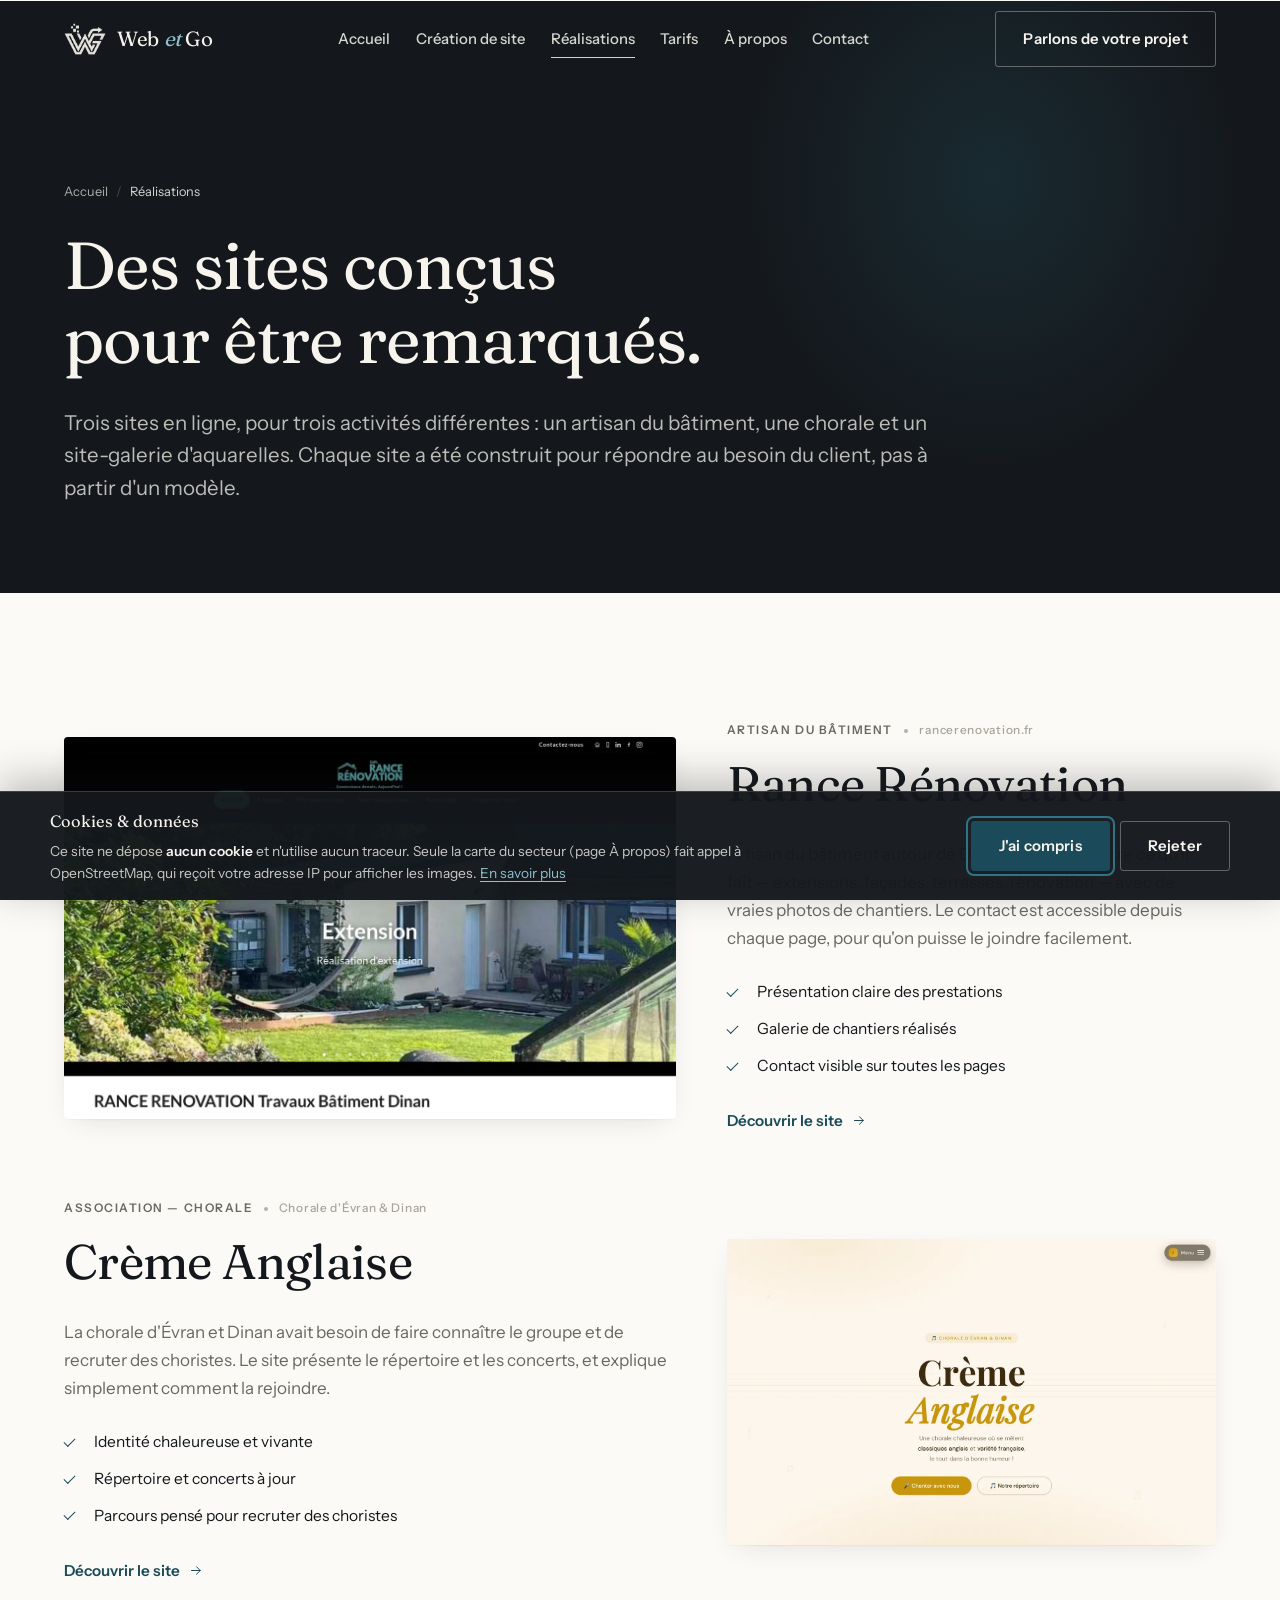
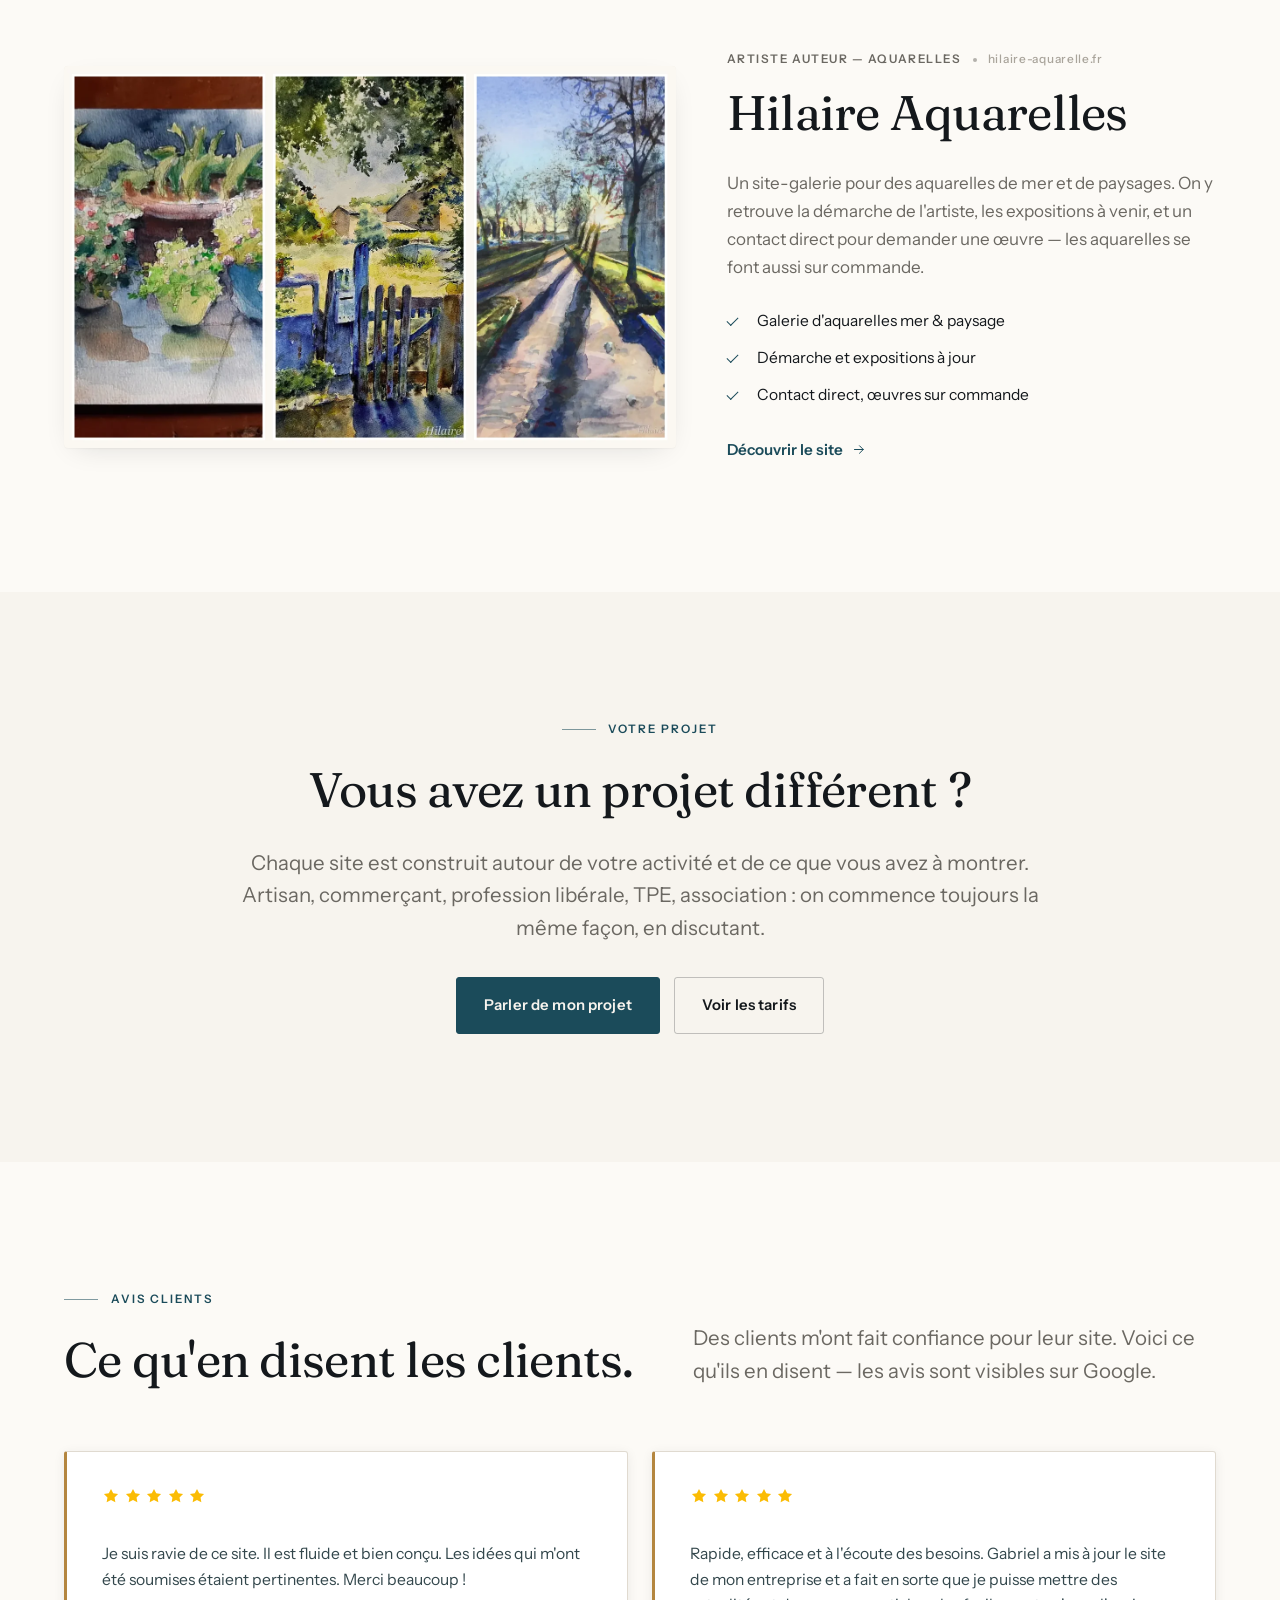
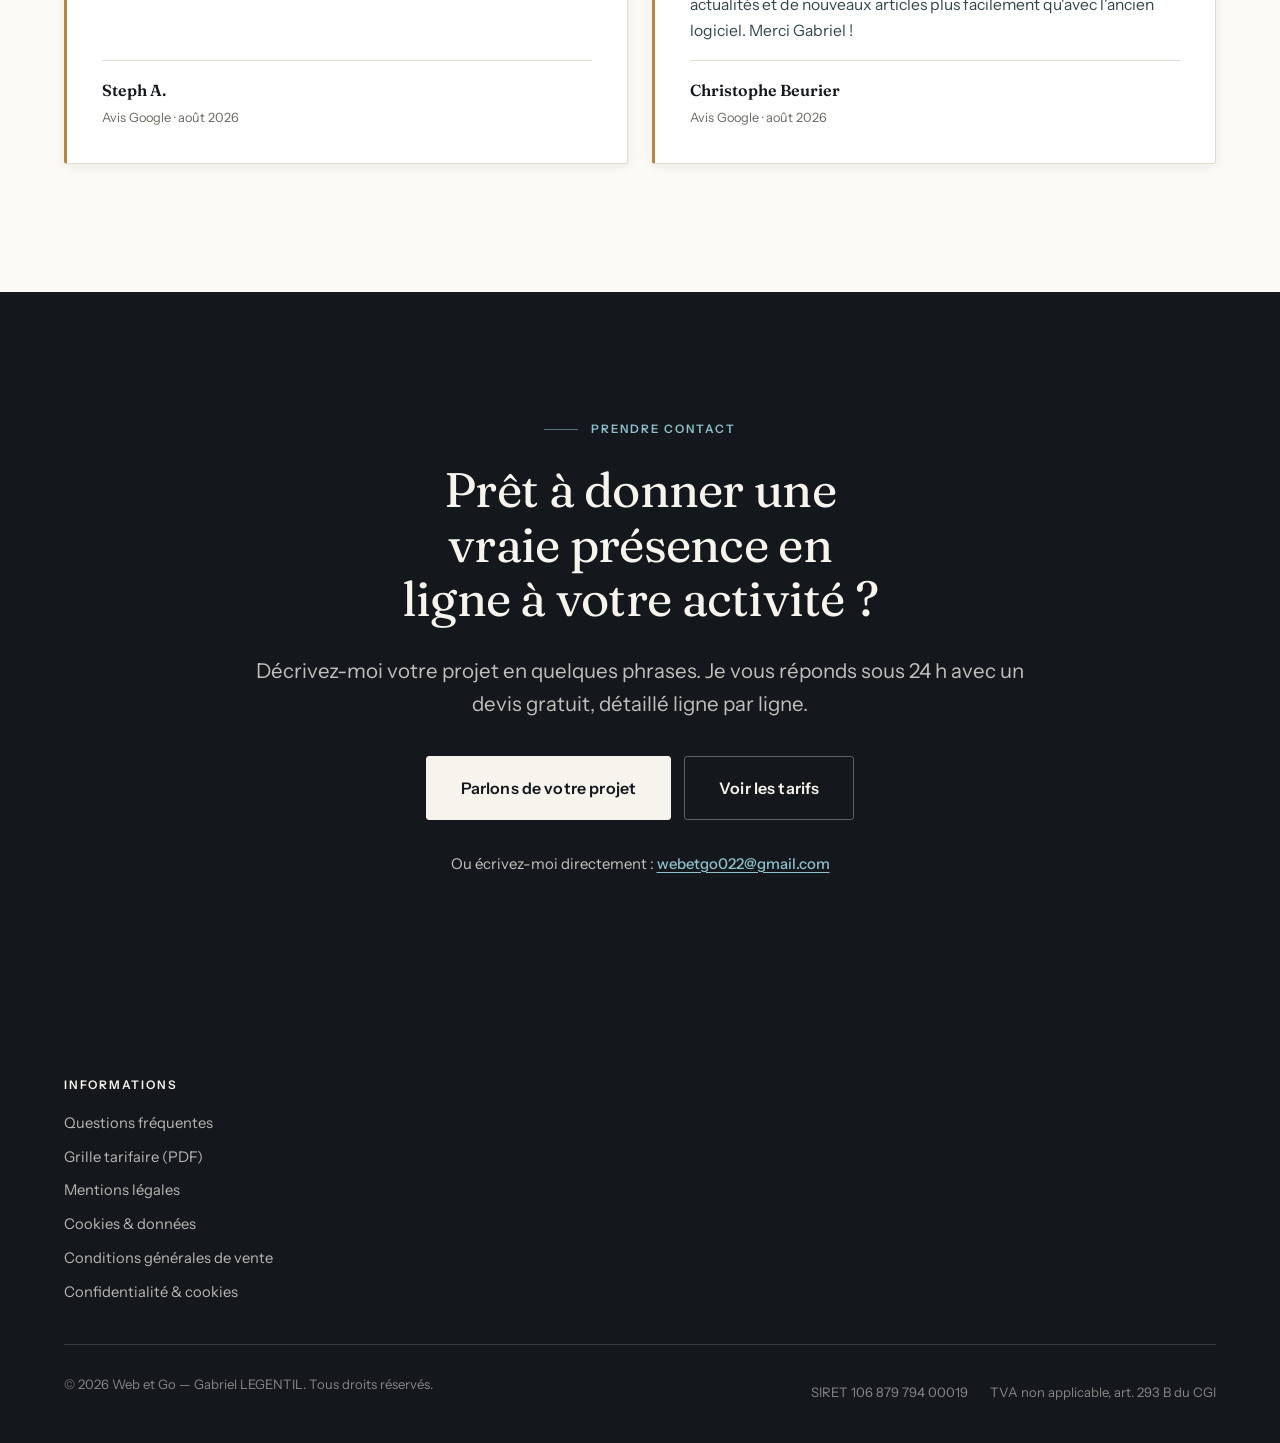
<file: realisations.html>
<!DOCTYPE html>
<html lang="fr" class="sans-js">
<head>
  <meta charset="utf-8">
  <meta name="viewport" content="width=device-width, initial-scale=1">
  <script>document.documentElement.classList.remove('sans-js');</script>
  <title>Réalisations — sites internet créés par Web et Go</title>
  <meta name="description" content="Découvrez les sites internet réalisés par Web et Go : Rance Rénovation (artisan du bâtiment à Dinan), Crème Anglaise (chorale associative Évran–Dinan) et Hilaire Aquarelles (site d'artiste, aquarelles mer & paysage).">
  <link rel="canonical" href="https://www.webetgo.fr/realisations.html">
  <meta name="author" content="Gabriel LEGENTIL — Web et Go">
  <meta name="theme-color" content="#14181C">
  <meta name="format-detection" content="telephone=no">

  <meta property="og:type" content="website">
  <meta property="og:locale" content="fr_FR">
  <meta property="og:site_name" content="Web et Go">
  <meta property="og:title" content="Réalisations — sites internet créés par Web et Go">
  <meta property="og:description" content="Découvrez les sites internet réalisés par Web et Go : Rance Rénovation (artisan du bâtiment à Dinan), Crème Anglaise (chorale associative Évran–Dinan) et Hilaire Aquarelles (site d'artiste, aquarelles mer & paysage).">
  <meta property="og:url" content="https://www.webetgo.fr/realisations.html">
  <meta property="og:image" content="https://www.webetgo.fr/assets/img/proj-rance.webp">
  <meta property="og:image:alt" content="Web et Go — création de sites internet professionnels à Dinan">
  <meta name="twitter:card" content="summary_large_image">
  <meta name="twitter:title" content="Réalisations — sites internet créés par Web et Go">
  <meta name="twitter:description" content="Découvrez les sites internet réalisés par Web et Go : Rance Rénovation (artisan du bâtiment à Dinan), Crème Anglaise (chorale associative Évran–Dinan) et Hilaire Aquarelles (site d'artiste, aquarelles mer & paysage).">
  <meta name="twitter:image" content="https://www.webetgo.fr/assets/img/proj-rance.webp">

  <link rel="icon" href="favicon.ico" sizes="any">
  <link rel="icon" href="favicon-32.png" type="image/png" sizes="32x32">
  <link rel="icon" href="favicon-96.png" type="image/png" sizes="96x96">
  <link rel="apple-touch-icon" href="apple-touch-icon.png">
  <link rel="manifest" href="site.webmanifest">

  <link rel="preload" as="font" type="font/woff2" href="assets/fonts/Fraunces-latin.woff2" crossorigin>
  <link rel="preload" as="font" type="font/woff2" href="assets/fonts/InstrumentSans-latin.woff2" crossorigin>
  <link rel="stylesheet" href="assets/css/main.css">
  <script type="application/ld+json">{
  "@context": "https://schema.org",
  "@type": "BreadcrumbList",
  "itemListElement": [
    {
      "@type": "ListItem",
      "position": 1,
      "name": "Accueil",
      "item": "https://www.webetgo.fr/index.html"
    },
    {
      "@type": "ListItem",
      "position": 2,
      "name": "Réalisations",
      "item": "https://www.webetgo.fr/realisations.html"
    }
  ]
}</script>
</head>
<body>
  <a class="evitement" href="#contenu">Aller au contenu principal</a>
  <header class="entete entete--transparent" data-entete data-entete-clair>
    <div class="entete__interieur">
      <a class="marque" href="index.html" aria-label="Web et Go — retour à l'accueil">
        <span class="marque__sigle">
          <img class="marque__logo marque__logo--sombre" src="assets/img/logo-mono.png"
               width="123" height="96" alt="" aria-hidden="true" decoding="async">
          <img class="marque__logo marque__logo--clair" src="assets/img/logo-mono-clair.png"
               width="123" height="96" alt="" aria-hidden="true" decoding="async">
        </span>
        <span class="marque__texte">Web <em>et</em> Go</span>
      </a>
      <nav class="nav" aria-label="Navigation principale">
          <a class="nav__lien" href="index.html">Accueil</a>
          <a class="nav__lien" href="creation-de-site.html">Création de site</a>
          <a class="nav__lien" href="realisations.html" aria-current="page">Réalisations</a>
          <a class="nav__lien" href="tarifs.html">Tarifs</a>
          <a class="nav__lien" href="a-propos.html">À propos</a>
          <a class="nav__lien" href="contact.html">Contact</a>
      </nav>
      <div class="entete__actions">
        <a class="btn btn--fantome" href="contact.html">Parlons de votre projet</a>
        <button class="hamburger" type="button" data-menu-bouton
                aria-expanded="false" aria-controls="menu-mobile" aria-label="Ouvrir le menu">
          <span></span><span></span><span></span>
        </button>
      </div>
    </div>
  </header>

  <div class="panneau" id="menu-mobile" data-menu-panneau>
    <nav class="panneau__nav" aria-label="Navigation mobile">
        <a class="panneau__lien" href="index.html" style="--i:0">Accueil</a>
        <a class="panneau__lien" href="creation-de-site.html" style="--i:1">Création de site</a>
        <a class="panneau__lien" href="realisations.html" style="--i:2" aria-current="page">Réalisations</a>
        <a class="panneau__lien" href="tarifs.html" style="--i:3">Tarifs</a>
        <a class="panneau__lien" href="a-propos.html" style="--i:4">À propos</a>
        <a class="panneau__lien" href="contact.html" style="--i:5">Contact</a>
    </nav>
    <div class="panneau__pied">
      <a class="btn btn--accent" href="contact.html">Parlons de votre projet</a>
      <p class="panneau__contact">
        Écrivez directement à <a href="mailto:webetgo022@gmail.com">webetgo022@gmail.com</a><br>
        Réponse sous 24&nbsp;h · Dinan, Évran et alentours
      </p>
    </div>
  </div>
  <section class="bandeau">
    <div class="conteneur bandeau__contenu">
      <ol class="fil" aria-label="Fil d'Ariane">
        <li><a href="index.html">Accueil</a></li><li><span aria-current="page">Réalisations</span></li>
      </ol>
      <h1>Des sites conçus pour être remarqués.</h1>
      <p class="chapo">Trois sites en ligne, pour trois activités différentes : un artisan du bâtiment, une chorale et un site-galerie d'aquarelles. Chaque site a été construit pour répondre au besoin du client, pas à partir d'un modèle.</p>
      
    </div>
  </section>
  <main id="contenu">
  <section class="section">
    <div class="conteneur">
      <div class="projets">
        <article class="projet reveler" style="--retard:0ms">
          <a class="projet__media" href="https://rancerenovation.fr/index.html" target="_blank" rel="noopener"
             aria-label="Découvrir le site Rance Rénovation (nouvelle fenêtre)">
            <img src="assets/img/proj-rance.webp" width="1400" height="875" loading="lazy" decoding="async"
                 alt="Page d'accueil du site Rance Rénovation, artisan du bâtiment à Dinan, réalisé par Web et Go">
            <span class="projet__voile" aria-hidden="true"><span>Découvrir</span></span>
          </a>
          <div class="projet__contenu">
            <p class="projet__meta">Artisan du bâtiment<i aria-hidden="true"></i><em>rancerenovation.fr</em></p>
            <h2 style="font-size:clamp(1.5rem,1.2rem+1vw,2.1rem)">Rance Rénovation</h2>
            <p>Artisan du bâtiment autour de Dinan. Son site montre ce qu'il fait —
            extensions, façades, terrasses, rénovation — avec de vraies photos de
            chantiers. Le contact est accessible depuis chaque page, pour qu'on puisse
            le joindre facilement.</p>
            <ul class="liste-check"><li>Présentation claire des prestations</li><li>Galerie de chantiers réalisés</li><li>Contact visible sur toutes les pages</li></ul>
            <p style="margin-top:1.4rem">
              <a class="lien-fleche" href="https://rancerenovation.fr/index.html" target="_blank" rel="noopener">
                Découvrir le site <svg width="15" height="15" viewBox="0 0 24 24" fill="none" stroke="currentColor" stroke-width="1.6" stroke-linecap="round" stroke-linejoin="round" aria-hidden="true" focusable="false"><path d="M4 12h14"/><path d="m12 6 6 6-6 6"/></svg>
              </a>
            </p>
          </div>
        </article>
        <article class="projet reveler" style="--retard:70ms">
          <a class="projet__media" href="https://siteofficiel.github.io/creme-anglaise-/fr.html" target="_blank" rel="noopener"
             aria-label="Découvrir le site Crème Anglaise (nouvelle fenêtre)">
            <img src="assets/img/proj-creme.webp" width="1400" height="875" loading="lazy" decoding="async"
                 alt="Page d'accueil du site de la chorale associative Crème Anglaise, secteur Évran et Dinan, réalisé par Web et Go">
            <span class="projet__voile" aria-hidden="true"><span>Découvrir</span></span>
          </a>
          <div class="projet__contenu">
            <p class="projet__meta">Association — chorale<i aria-hidden="true"></i><em>Chorale d'Évran &amp; Dinan</em></p>
            <h2 style="font-size:clamp(1.5rem,1.2rem+1vw,2.1rem)">Crème Anglaise</h2>
            <p>La chorale d'Évran et Dinan avait besoin de faire connaître le groupe et de
            recruter des choristes. Le site présente le répertoire et les concerts, et
            explique simplement comment la rejoindre.</p>
            <ul class="liste-check"><li>Identité chaleureuse et vivante</li><li>Répertoire et concerts à jour</li><li>Parcours pensé pour recruter des choristes</li></ul>
            <p style="margin-top:1.4rem">
              <a class="lien-fleche" href="https://siteofficiel.github.io/creme-anglaise-/fr.html" target="_blank" rel="noopener">
                Découvrir le site <svg width="15" height="15" viewBox="0 0 24 24" fill="none" stroke="currentColor" stroke-width="1.6" stroke-linecap="round" stroke-linejoin="round" aria-hidden="true" focusable="false"><path d="M4 12h14"/><path d="m12 6 6 6-6 6"/></svg>
              </a>
            </p>
          </div>
        </article>
        <article class="projet reveler" style="--retard:140ms">
          <a class="projet__media" href="https://hilaire-aquarelle.fr/" target="_blank" rel="noopener"
             aria-label="Découvrir le site Hilaire Aquarelles (nouvelle fenêtre)">
            <img src="assets/img/proj-hilaire.webp" width="1400" height="875" loading="lazy" decoding="async"
                 alt="Trois aquarelles de mer et de paysages, extraites du site
                      Hilaire Aquarelles, réalisé par Web et Go">
            <span class="projet__voile" aria-hidden="true"><span>Découvrir</span></span>
          </a>
          <div class="projet__contenu">
            <p class="projet__meta">Artiste auteur — aquarelles<i aria-hidden="true"></i><em>hilaire-aquarelle.fr</em></p>
            <h2 style="font-size:clamp(1.5rem,1.2rem+1vw,2.1rem)">Hilaire Aquarelles</h2>
            <p>Un site-galerie pour des aquarelles de mer et de paysages. On y retrouve la
            démarche de l'artiste, les expositions à venir, et un contact direct pour
            demander une œuvre — les aquarelles se font aussi sur commande.</p>
            <ul class="liste-check"><li>Galerie d'aquarelles mer &amp; paysage</li><li>Démarche et expositions à jour</li><li>Contact direct, œuvres sur commande</li></ul>
            <p style="margin-top:1.4rem">
              <a class="lien-fleche" href="https://hilaire-aquarelle.fr/" target="_blank" rel="noopener">
                Découvrir le site <svg width="15" height="15" viewBox="0 0 24 24" fill="none" stroke="currentColor" stroke-width="1.6" stroke-linecap="round" stroke-linejoin="round" aria-hidden="true" focusable="false"><path d="M4 12h14"/><path d="m12 6 6 6-6 6"/></svg>
              </a>
            </p>
          </div>
        </article>
      </div>
    </div>
  </section>

  <section class="section sur-ivoire">
    <div class="conteneur conteneur--etroit reveler" style="text-align:center">
      <p class="surtitre surtitre--centre">Votre projet</p>
      <h2>Vous avez un projet différent ?</h2>
      <p class="chapo" style="margin-inline:auto;text-align:center">
        Chaque site est construit autour de votre activité et de ce que vous avez
        à montrer. Artisan, commerçant, profession libérale, TPE, association :
        on commence toujours la même façon, en discutant.
      </p>
      <div class="groupe-btn" style="justify-content:center;margin-top:2rem">
        <a class="btn btn--accent" href="contact.html">Parler de mon projet</a>
        <a class="btn btn--fantome" href="tarifs.html">Voir les tarifs</a>
      </div>
    </div>
  </section>

  <section class="section" id="avis">
    <div class="conteneur">
      <div class="entete-section reveler">
        <div>
          <p class="surtitre">Avis clients</p>
          <h2>Ce qu'en disent les clients.</h2>
        </div>
        <div>
          <p class="chapo">
            Des clients m'ont fait confiance pour leur site. Voici ce qu'ils en
            disent — les avis sont visibles sur Google.
          </p>
        </div>
      </div>

      <div class="avis reveler" style="--retard:60ms">
        <figure class="avis__carte">
          <p class="avis__etoiles" role="img" aria-label="Note : 5 étoiles sur 5">
            <svg width="18" height="18" viewBox="0 0 24 24" fill="currentColor" aria-hidden="true" focusable="false"><path d="M12 2.6l2.9 5.88 6.5.94-4.7 4.58 1.11 6.46L12 17.42l-5.81 3.04 1.11-6.46-4.7-4.58 6.5-.94z"/></svg>
            <svg width="18" height="18" viewBox="0 0 24 24" fill="currentColor" aria-hidden="true" focusable="false"><path d="M12 2.6l2.9 5.88 6.5.94-4.7 4.58 1.11 6.46L12 17.42l-5.81 3.04 1.11-6.46-4.7-4.58 6.5-.94z"/></svg>
            <svg width="18" height="18" viewBox="0 0 24 24" fill="currentColor" aria-hidden="true" focusable="false"><path d="M12 2.6l2.9 5.88 6.5.94-4.7 4.58 1.11 6.46L12 17.42l-5.81 3.04 1.11-6.46-4.7-4.58 6.5-.94z"/></svg>
            <svg width="18" height="18" viewBox="0 0 24 24" fill="currentColor" aria-hidden="true" focusable="false"><path d="M12 2.6l2.9 5.88 6.5.94-4.7 4.58 1.11 6.46L12 17.42l-5.81 3.04 1.11-6.46-4.7-4.58 6.5-.94z"/></svg>
            <svg width="18" height="18" viewBox="0 0 24 24" fill="currentColor" aria-hidden="true" focusable="false"><path d="M12 2.6l2.9 5.88 6.5.94-4.7 4.58 1.11 6.46L12 17.42l-5.81 3.04 1.11-6.46-4.7-4.58 6.5-.94z"/></svg>
          </p>
          <blockquote class="avis__texte">
            <p>Je suis ravie de ce site. Il est fluide et bien conçu. Les idées qui
            m'ont été soumises étaient pertinentes. Merci beaucoup&nbsp;!</p>
          </blockquote>
          <figcaption class="avis__auteur">
            <strong>Steph A.</strong>
            <span>Avis Google · août 2026</span>
          </figcaption>
        </figure>

        <figure class="avis__carte">
          <p class="avis__etoiles" role="img" aria-label="Note : 5 étoiles sur 5">
            <svg width="18" height="18" viewBox="0 0 24 24" fill="currentColor" aria-hidden="true" focusable="false"><path d="M12 2.6l2.9 5.88 6.5.94-4.7 4.58 1.11 6.46L12 17.42l-5.81 3.04 1.11-6.46-4.7-4.58 6.5-.94z"/></svg>
            <svg width="18" height="18" viewBox="0 0 24 24" fill="currentColor" aria-hidden="true" focusable="false"><path d="M12 2.6l2.9 5.88 6.5.94-4.7 4.58 1.11 6.46L12 17.42l-5.81 3.04 1.11-6.46-4.7-4.58 6.5-.94z"/></svg>
            <svg width="18" height="18" viewBox="0 0 24 24" fill="currentColor" aria-hidden="true" focusable="false"><path d="M12 2.6l2.9 5.88 6.5.94-4.7 4.58 1.11 6.46L12 17.42l-5.81 3.04 1.11-6.46-4.7-4.58 6.5-.94z"/></svg>
            <svg width="18" height="18" viewBox="0 0 24 24" fill="currentColor" aria-hidden="true" focusable="false"><path d="M12 2.6l2.9 5.88 6.5.94-4.7 4.58 1.11 6.46L12 17.42l-5.81 3.04 1.11-6.46-4.7-4.58 6.5-.94z"/></svg>
            <svg width="18" height="18" viewBox="0 0 24 24" fill="currentColor" aria-hidden="true" focusable="false"><path d="M12 2.6l2.9 5.88 6.5.94-4.7 4.58 1.11 6.46L12 17.42l-5.81 3.04 1.11-6.46-4.7-4.58 6.5-.94z"/></svg>
          </p>
          <blockquote class="avis__texte">
            <p>Rapide, efficace et à l'écoute des besoins. Gabriel a mis à jour le
            site de mon entreprise et a fait en sorte que je puisse mettre des
            actualités et de nouveaux articles plus facilement qu'avec l'ancien
            logiciel. Merci Gabriel&nbsp;!</p>
          </blockquote>
          <figcaption class="avis__auteur">
            <strong>Christophe Beurier</strong>
            <span>Avis Google · août 2026</span>
          </figcaption>
        </figure>
      </div>
    </div>
  </section>

  <section class="section sur-sombre cta-final">
    <div class="conteneur conteneur--etroit reveler">
      <p class="surtitre surtitre--centre">Prendre contact</p>
      <h2>Prêt à donner une vraie présence en ligne à votre activité ?</h2>
      <p class="chapo">Décrivez-moi votre projet en quelques phrases. Je vous réponds sous 24&nbsp;h avec un devis gratuit, détaillé ligne par ligne.</p>
      <div class="groupe-btn">
        <a class="btn btn--large" href="contact.html">Parlons de votre projet</a>
        <a class="btn btn--fantome btn--large" href="tarifs.html">Voir les tarifs</a>
      </div>
      <p class="cta-final__mail">
        Ou écrivez-moi directement : <a href="mailto:webetgo022@gmail.com">webetgo022@gmail.com</a>
      </p>
    </div>
  </section>

  </main>

  <footer class="pied">
    <div class="conteneur">
      <div class="pied__haut">
        <div>
          <h4>Informations</h4>
          <ul>
            <li><a href="tarifs.html#faq">Questions fréquentes</a></li>
            <li><a href="documents/grille-tarifaire-webetgo.pdf">Grille tarifaire (PDF)</a></li>
            <li><a href="mentions-legales.html">Mentions légales</a></li>
            <li><a href="confidentialite.html#cookies" data-bandeau-rouvrir>Cookies &amp; données</a></li>
            <li><a href="cgv.html">Conditions générales de vente</a></li>
            <li><a href="confidentialite.html">Confidentialité &amp; cookies</a></li>
          </ul>
        </div>
      </div>
      <div class="pied__bas">
        <p>© <span data-annee>2026</span> Web et Go — Gabriel LEGENTIL. Tous droits réservés.</p>
        <div class="pied__legal">
          <span>SIRET 106&nbsp;879&nbsp;794&nbsp;00019</span>
          <span>TVA non applicable, art.&nbsp;293&nbsp;B du CGI</span>
        </div>
      </div>
    </div>
  </footer>

  <div class="aviscook" data-bandeau hidden role="dialog" aria-modal="false"
       aria-labelledby="aviscook-titre" aria-describedby="aviscook-texte">
    <div class="aviscook__boite">
      <div>
        <p class="aviscook__titre" id="aviscook-titre">Cookies &amp; données</p>
        <p class="aviscook__texte" id="aviscook-texte">
          Ce site ne dépose <strong>aucun cookie</strong> et n'utilise aucun traceur.
          Seule la carte du secteur (page À propos) fait appel à OpenStreetMap, qui
          reçoit votre adresse IP pour afficher les images.
          <a href="confidentialite.html">En savoir plus</a>
        </p>
      </div>
      <div class="aviscook__actions">
        <button type="button" class="btn btn--accent" data-bandeau-accepter>
          J'ai compris
        </button>
        <button type="button" class="btn btn--fantome" data-bandeau-refuser
                aria-label="Rejeter l'affichage de la carte">
          Rejeter
        </button>
      </div>
    </div>
  </div>

  <script src="assets/js/site.js" defer></script>
  <script src="assets/js/bandeau.js" defer></script>
</body>
</html>
</file>
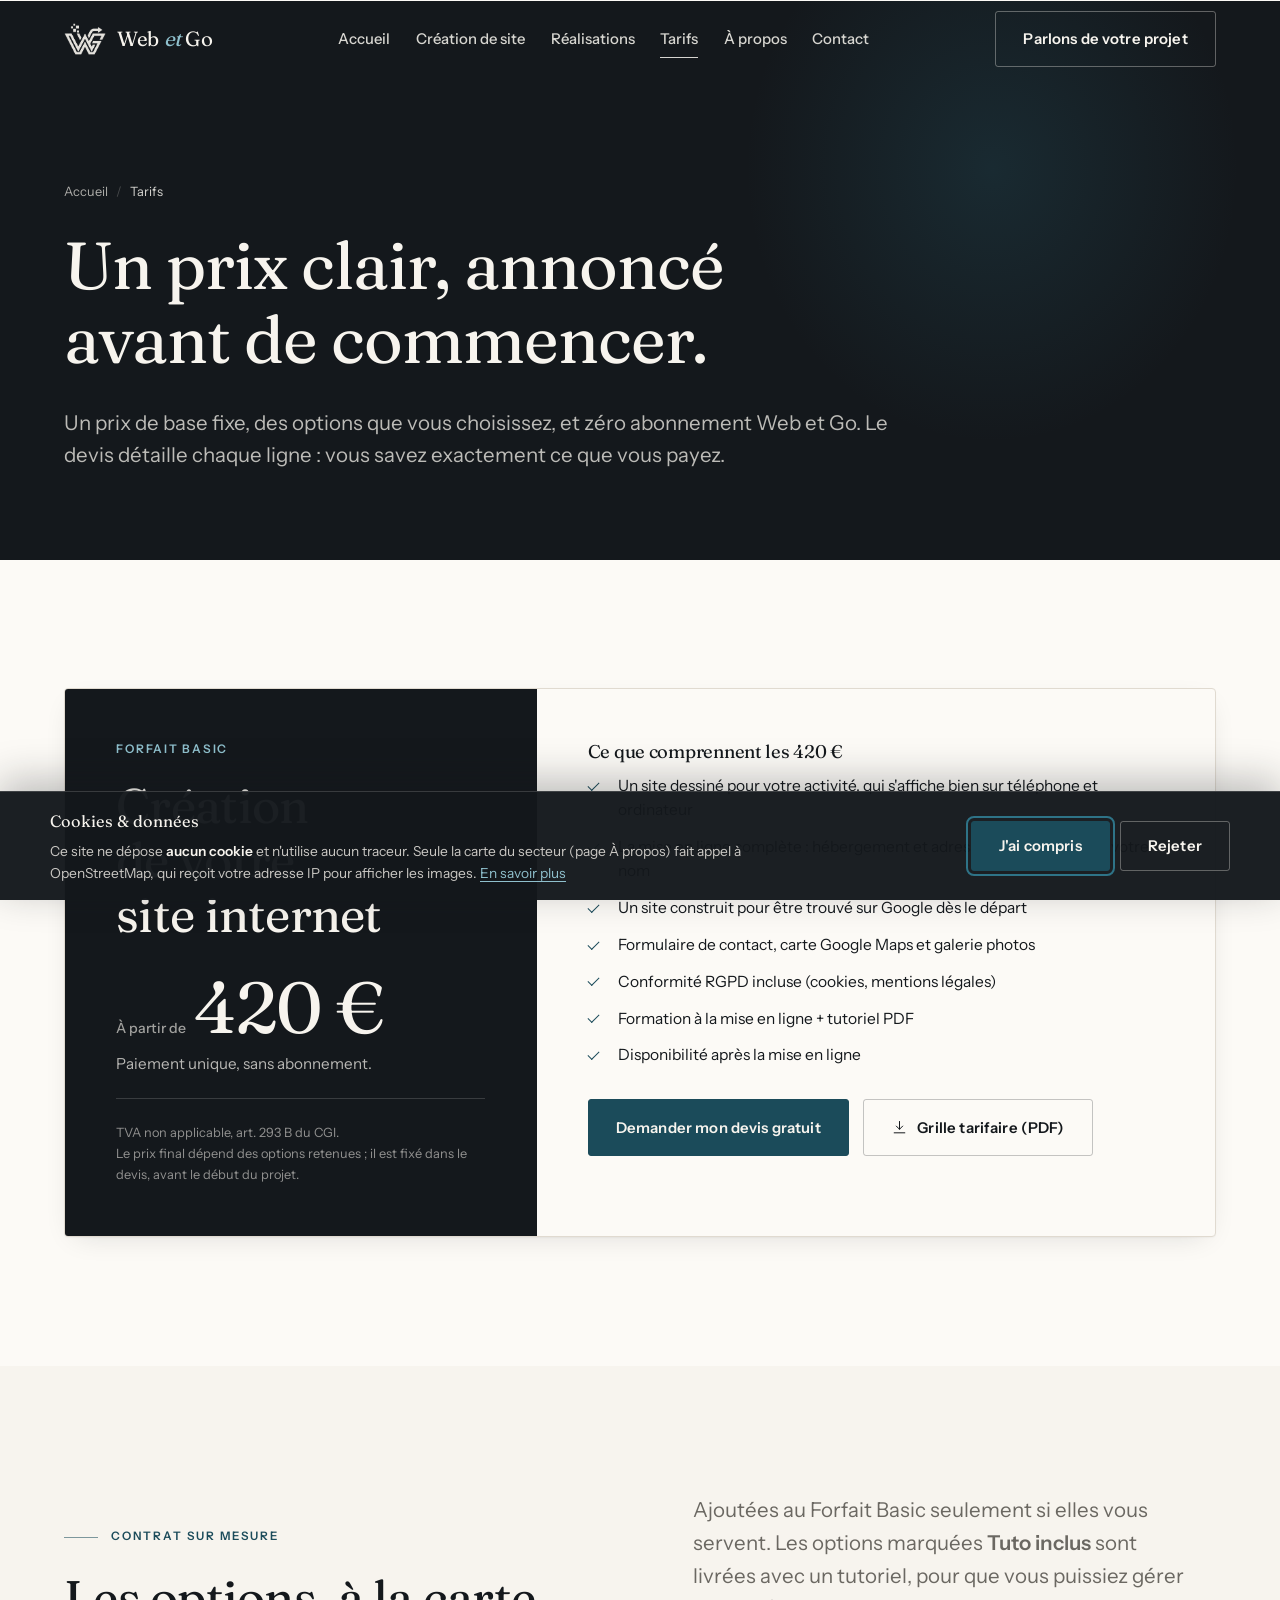
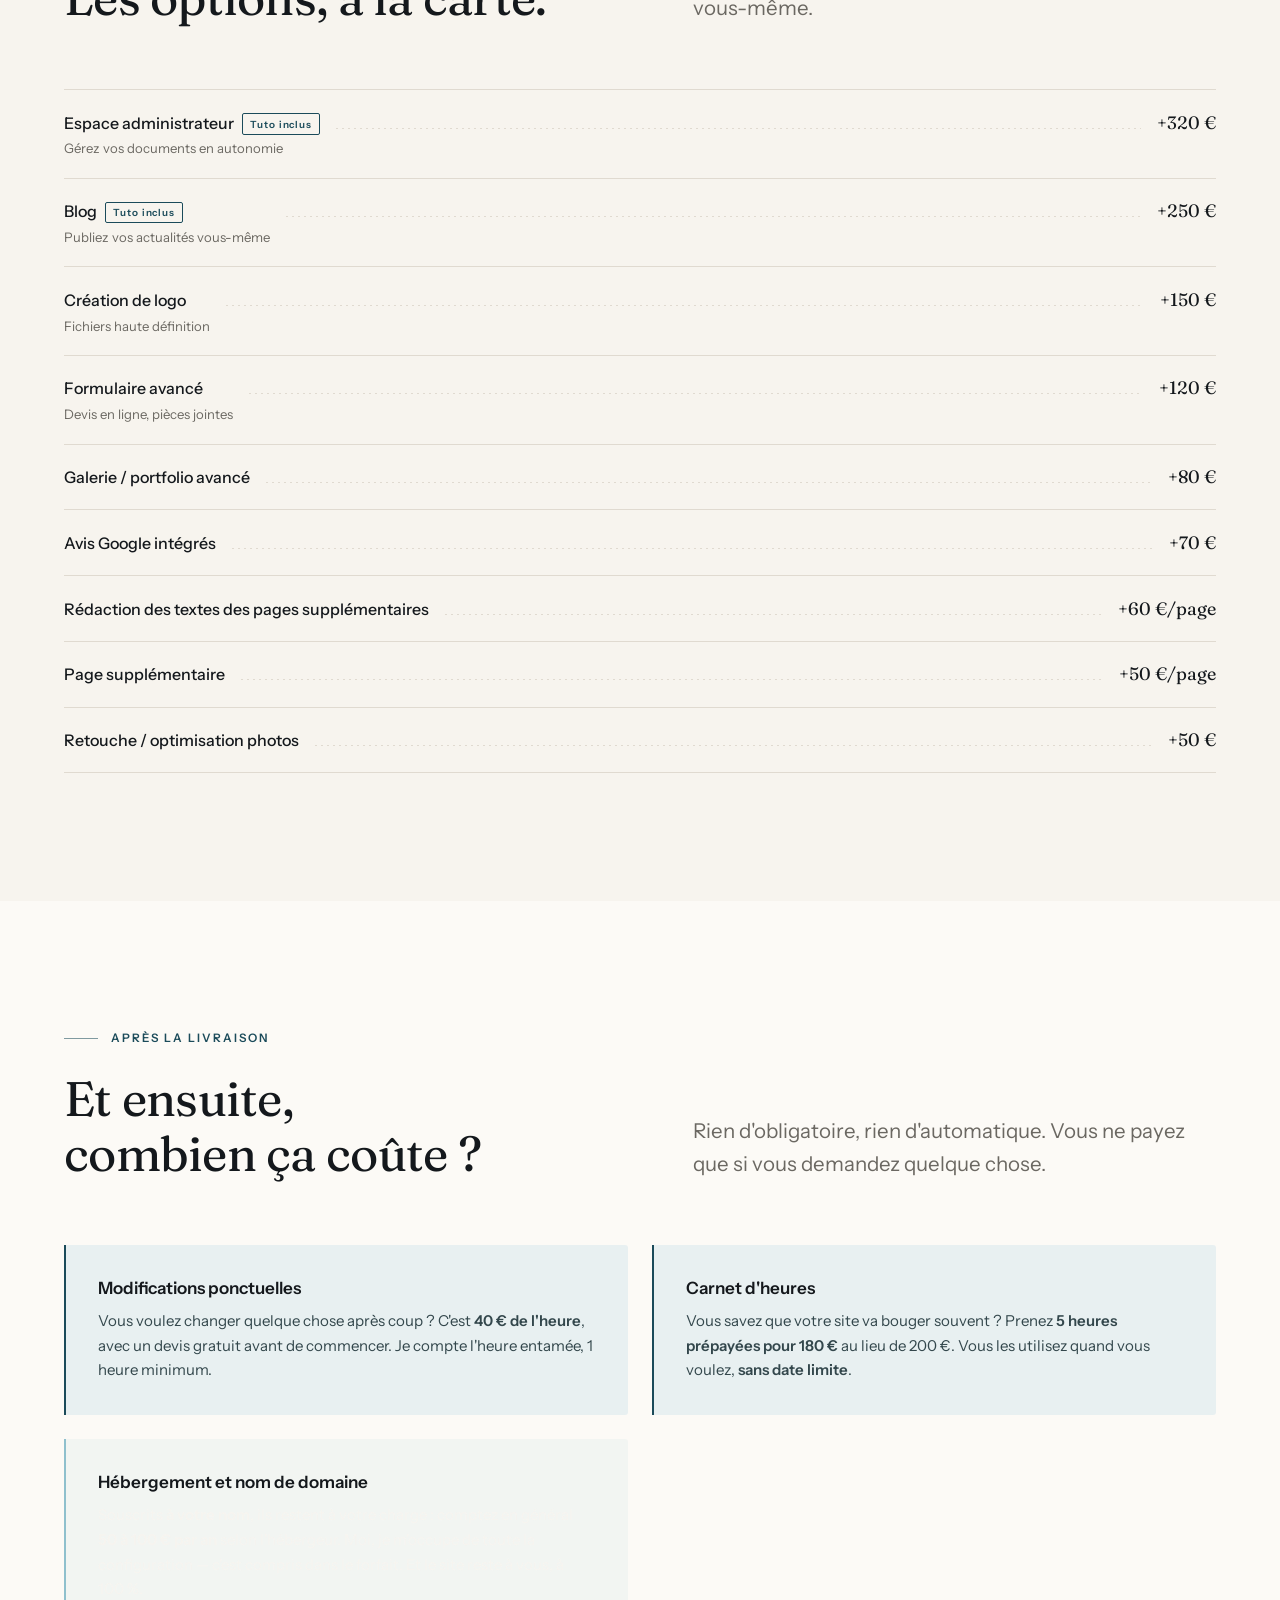
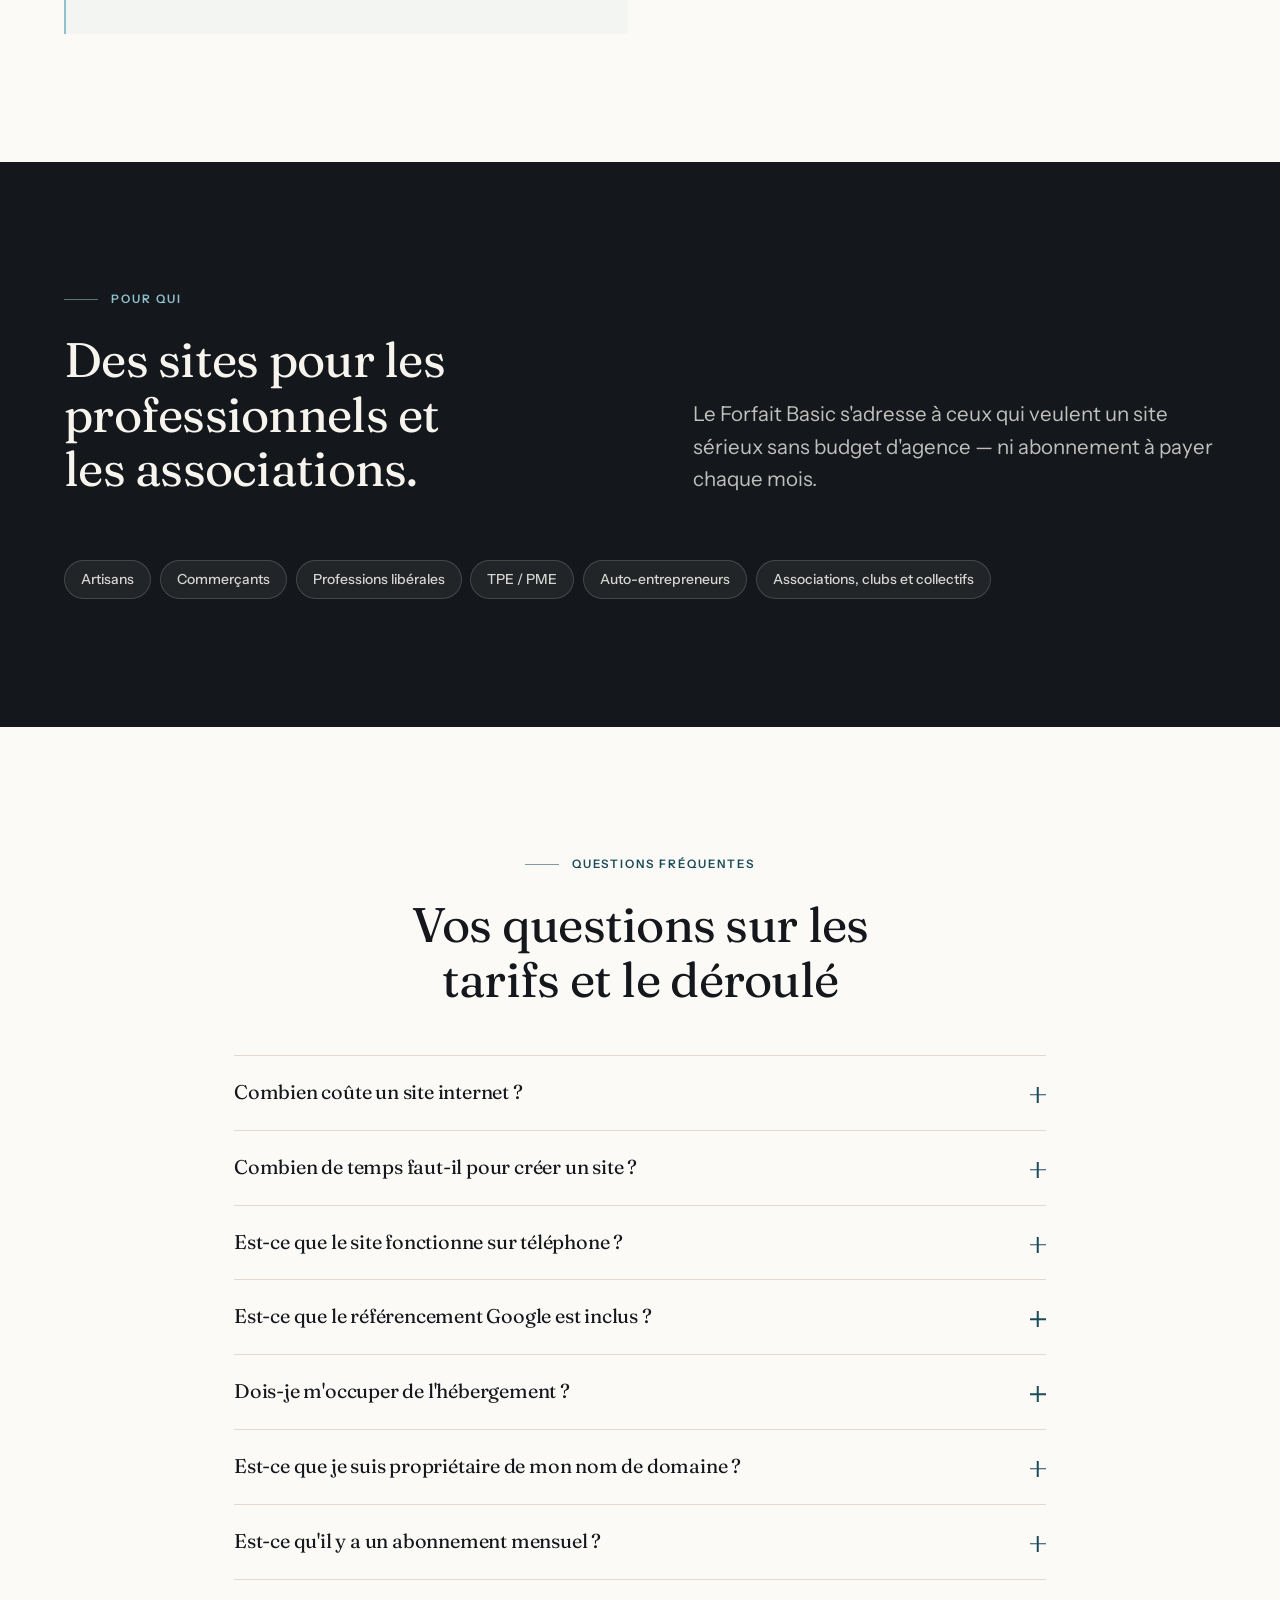
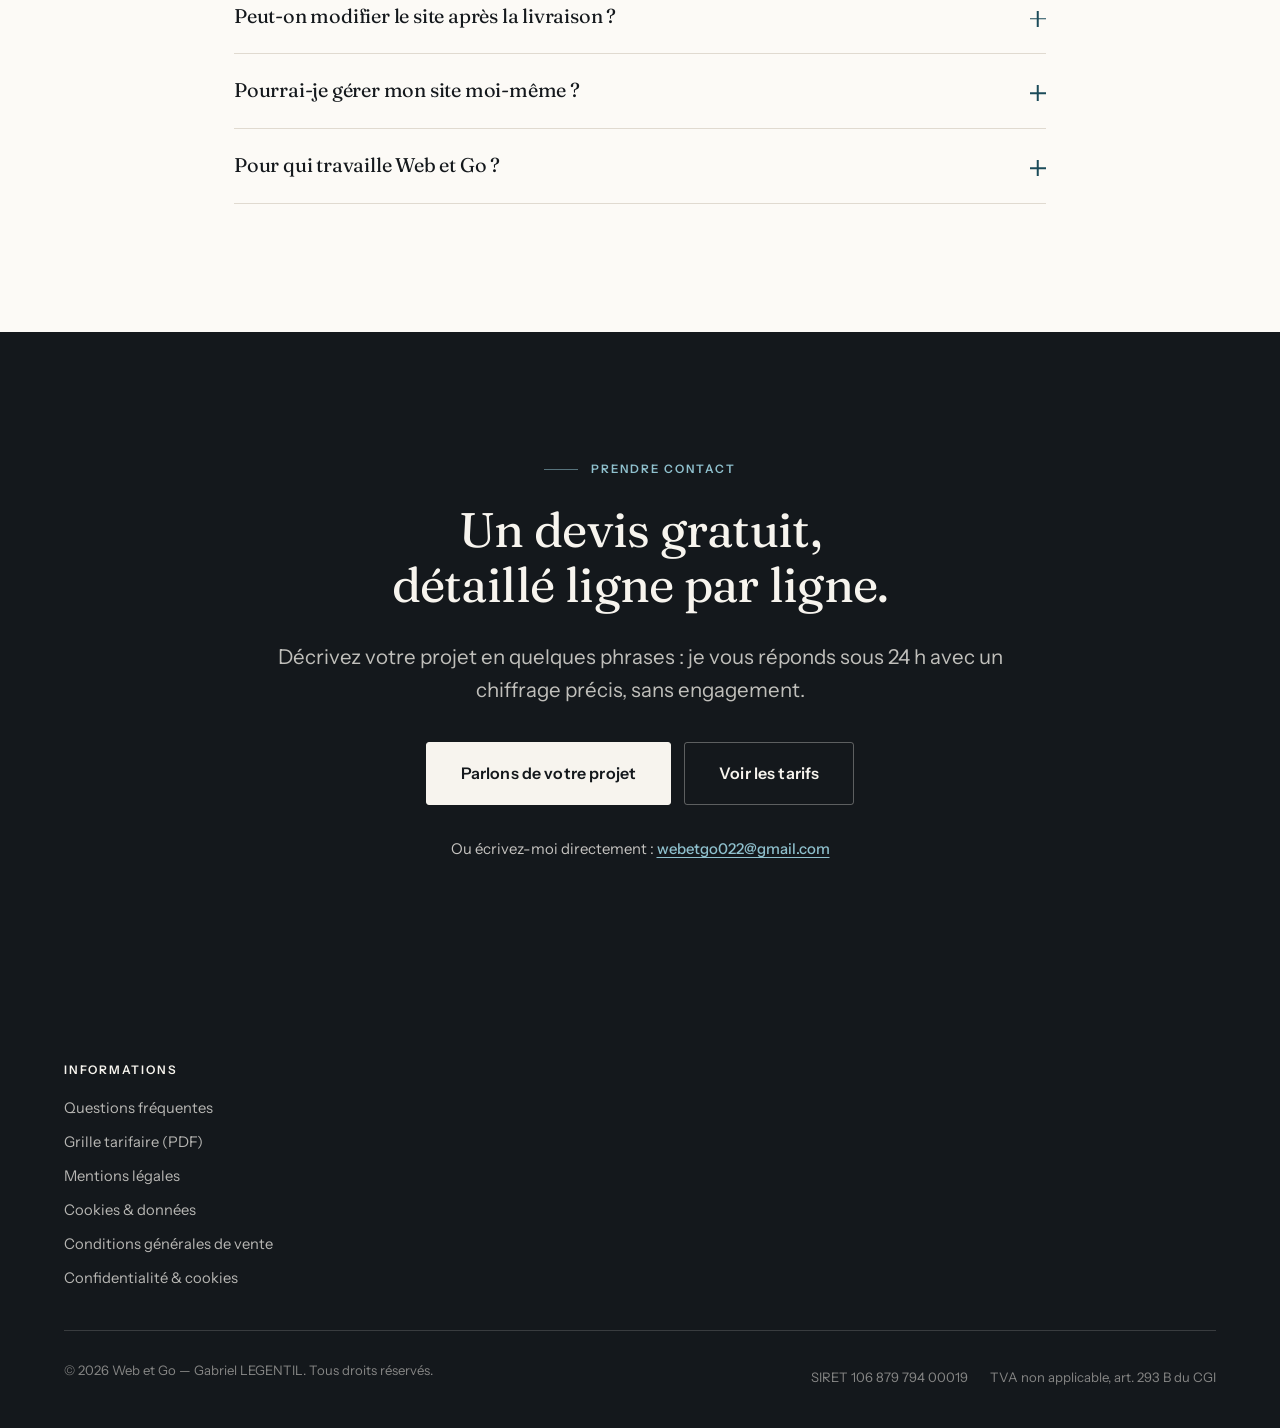
<file: tarifs.html>
<!DOCTYPE html>
<html lang="fr" class="sans-js">
<head>
  <meta charset="utf-8">
  <meta name="viewport" content="width=device-width, initial-scale=1">
  <script>document.documentElement.classList.remove('sans-js');</script>
  <title>Tarifs — création de site internet à partir de 420 € | Web et Go</title>
  <meta name="description" content="Tarifs Web et Go : Forfait Basic à 420 €, paiement unique, sans abonnement. Options sur mesure (espace administrateur, blog, logo…), modifications à 40 €/h. Devis gratuit et détaillé.">
  <link rel="canonical" href="https://www.webetgo.fr/tarifs.html">
  <meta name="author" content="Gabriel LEGENTIL — Web et Go">
  <meta name="theme-color" content="#14181C">
  <meta name="format-detection" content="telephone=no">

  <meta property="og:type" content="website">
  <meta property="og:locale" content="fr_FR">
  <meta property="og:site_name" content="Web et Go">
  <meta property="og:title" content="Tarifs — création de site internet à partir de 420 € | Web et Go">
  <meta property="og:description" content="Tarifs Web et Go : Forfait Basic à 420 €, paiement unique, sans abonnement. Options sur mesure (espace administrateur, blog, logo…), modifications à 40 €/h. Devis gratuit et détaillé.">
  <meta property="og:url" content="https://www.webetgo.fr/tarifs.html">
  <meta property="og:image" content="https://www.webetgo.fr/assets/img/hero.webp">
  <meta property="og:image:alt" content="Web et Go — création de sites internet professionnels à Dinan">
  <meta name="twitter:card" content="summary_large_image">
  <meta name="twitter:title" content="Tarifs — création de site internet à partir de 420 € | Web et Go">
  <meta name="twitter:description" content="Tarifs Web et Go : Forfait Basic à 420 €, paiement unique, sans abonnement. Options sur mesure (espace administrateur, blog, logo…), modifications à 40 €/h. Devis gratuit et détaillé.">
  <meta name="twitter:image" content="https://www.webetgo.fr/assets/img/hero.webp">

  <link rel="icon" href="favicon.ico" sizes="any">
  <link rel="icon" href="favicon-32.png" type="image/png" sizes="32x32">
  <link rel="icon" href="favicon-96.png" type="image/png" sizes="96x96">
  <link rel="apple-touch-icon" href="apple-touch-icon.png">
  <link rel="manifest" href="site.webmanifest">

  <link rel="preload" as="font" type="font/woff2" href="assets/fonts/Fraunces-latin.woff2" crossorigin>
  <link rel="preload" as="font" type="font/woff2" href="assets/fonts/InstrumentSans-latin.woff2" crossorigin>
  <link rel="stylesheet" href="assets/css/main.css">
  <script type="application/ld+json">[
  {
    "@context": "https://schema.org",
    "@type": "BreadcrumbList",
    "itemListElement": [
      {
        "@type": "ListItem",
        "position": 1,
        "name": "Accueil",
        "item": "https://www.webetgo.fr/index.html"
      },
      {
        "@type": "ListItem",
        "position": 2,
        "name": "Tarifs",
        "item": "https://www.webetgo.fr/tarifs.html"
      }
    ]
  },
  {
    "@context": "https://schema.org",
    "@type": "FAQPage",
    "mainEntity": [
      {
        "@type": "Question",
        "name": "Combien coûte un site internet ?",
        "acceptedAnswer": {
          "@type": "Answer",
          "text": "Un site commence à 420 € : c'est le Forfait Basic, payé une seule fois, sans abonnement. Selon vos besoins, des options peuvent s'ajouter (blog, espace administrateur, pages en plus…). Vous savez tout avant de démarrer, avec un devis gratuit détaillé ligne par ligne."
        }
      },
      {
        "@type": "Question",
        "name": "Combien de temps faut-il pour créer un site ?",
        "acceptedAnswer": {
          "@type": "Answer",
          "text": "Comptez en général quelques semaines. Je vous donne un délai précis dès le premier échange, une fois que je connais bien votre projet et vos contenus."
        }
      },
      {
        "@type": "Question",
        "name": "Est-ce que le site fonctionne sur téléphone ?",
        "acceptedAnswer": {
          "@type": "Answer",
          "text": "Oui. Beaucoup de vos futurs clients visiteront depuis un téléphone, donc le site est prévu pour : lisible sur téléphone, tablette et ordinateur. Je vérifie les trois avant de vous le livrer."
        }
      },
      {
        "@type": "Question",
        "name": "Est-ce que le référencement Google est inclus ?",
        "acceptedAnswer": {
          "@type": "Answer",
          "text": "Le site est construit proprement pour que Google le comprenne bien : titres cohérents, pages claires, chargement rapide. C'est compris dans le Forfait Basic à 420 €. Je ne promets pas la première place — personne ne le peut sérieusement — mais le site démarre dans de bonnes conditions."
        }
      },
      {
        "@type": "Question",
        "name": "Dois-je m'occuper de l'hébergement ?",
        "acceptedAnswer": {
          "@type": "Answer",
          "text": "Non, je m'occupe de toute la configuration. Par contre, l'hébergement et le nom de domaine sont souscrits à votre nom, directement chez l'hébergeur : comptez en général 50 à 100 € par an. La configuration, elle, est incluse dans le forfait."
        }
      },
      {
        "@type": "Question",
        "name": "Est-ce que je suis propriétaire de mon nom de domaine ?",
        "acceptedAnswer": {
          "@type": "Answer",
          "text": "Oui, à 100 %. L'hébergement et le nom de domaine sont pris à votre nom, sans intermédiaire. C'est votre site, quoi qu'il arrive."
        }
      },
      {
        "@type": "Question",
        "name": "Est-ce qu'il y a un abonnement mensuel ?",
        "acceptedAnswer": {
          "@type": "Answer",
          "text": "Aucun abonnement chez moi. Vous payez la création une fois, et le site est à vous. Restent à votre charge l'hébergement et le nom de domaine, souscrits à votre nom (environ 50 à 100 € par an)."
        }
      },
      {
        "@type": "Question",
        "name": "Peut-on modifier le site après la livraison ?",
        "acceptedAnswer": {
          "@type": "Answer",
          "text": "Oui. Après la mise en ligne, une modification coûte 40 € de l'heure, avec un devis gratuit avant (1 heure minimum). Pour des retouches régulières, le carnet de 5 heures à 180 € revient moins cher, à utiliser quand vous voulez."
        }
      },
      {
        "@type": "Question",
        "name": "Pourrai-je gérer mon site moi-même ?",
        "acceptedAnswer": {
          "@type": "Answer",
          "text": "Oui, c'est le but. La formation et un tutoriel PDF sont compris dans le Forfait Basic. Et les options comme l'espace administrateur ou le blog arrivent avec leur propre tutoriel : vous ajoutez vos documents ou publiez vos actualités sans toucher au code."
        }
      },
      {
        "@type": "Question",
        "name": "Pour qui travaille Web et Go ?",
        "acceptedAnswer": {
          "@type": "Answer",
          "text": "Pour les entreprises et les associations : artisans, commerçants, professions libérales, TPE, auto-entrepreneurs, clubs… Tous ceux qui veulent un site qui les représente bien, sans devoir se transformer en informaticien."
        }
      }
    ]
  }
]</script>
</head>
<body>
  <a class="evitement" href="#contenu">Aller au contenu principal</a>
  <header class="entete entete--transparent" data-entete data-entete-clair>
    <div class="entete__interieur">
      <a class="marque" href="index.html" aria-label="Web et Go — retour à l'accueil">
        <span class="marque__sigle">
          <img class="marque__logo marque__logo--sombre" src="assets/img/logo-mono.png"
               width="123" height="96" alt="" aria-hidden="true" decoding="async">
          <img class="marque__logo marque__logo--clair" src="assets/img/logo-mono-clair.png"
               width="123" height="96" alt="" aria-hidden="true" decoding="async">
        </span>
        <span class="marque__texte">Web <em>et</em> Go</span>
      </a>
      <nav class="nav" aria-label="Navigation principale">
          <a class="nav__lien" href="index.html">Accueil</a>
          <a class="nav__lien" href="creation-de-site.html">Création de site</a>
          <a class="nav__lien" href="realisations.html">Réalisations</a>
          <a class="nav__lien" href="tarifs.html" aria-current="page">Tarifs</a>
          <a class="nav__lien" href="a-propos.html">À propos</a>
          <a class="nav__lien" href="contact.html">Contact</a>
      </nav>
      <div class="entete__actions">
        <a class="btn btn--fantome" href="contact.html">Parlons de votre projet</a>
        <button class="hamburger" type="button" data-menu-bouton
                aria-expanded="false" aria-controls="menu-mobile" aria-label="Ouvrir le menu">
          <span></span><span></span><span></span>
        </button>
      </div>
    </div>
  </header>

  <div class="panneau" id="menu-mobile" data-menu-panneau>
    <nav class="panneau__nav" aria-label="Navigation mobile">
        <a class="panneau__lien" href="index.html" style="--i:0">Accueil</a>
        <a class="panneau__lien" href="creation-de-site.html" style="--i:1">Création de site</a>
        <a class="panneau__lien" href="realisations.html" style="--i:2">Réalisations</a>
        <a class="panneau__lien" href="tarifs.html" style="--i:3" aria-current="page">Tarifs</a>
        <a class="panneau__lien" href="a-propos.html" style="--i:4">À propos</a>
        <a class="panneau__lien" href="contact.html" style="--i:5">Contact</a>
    </nav>
    <div class="panneau__pied">
      <a class="btn btn--accent" href="contact.html">Parlons de votre projet</a>
      <p class="panneau__contact">
        Écrivez directement à <a href="mailto:webetgo022@gmail.com">webetgo022@gmail.com</a><br>
        Réponse sous 24&nbsp;h · Dinan, Évran et alentours
      </p>
    </div>
  </div>
  <section class="bandeau">
    <div class="conteneur bandeau__contenu">
      <ol class="fil" aria-label="Fil d'Ariane">
        <li><a href="index.html">Accueil</a></li><li><span aria-current="page">Tarifs</span></li>
      </ol>
      <h1>Un prix clair, annoncé avant de commencer.</h1>
      <p class="chapo">Un prix de base fixe, des options que vous choisissez, et zéro abonnement Web et Go. Le devis détaille chaque ligne : vous savez exactement ce que vous payez.</p>
      
    </div>
  </section>
  <main id="contenu">

  <section class="section">
    <div class="conteneur">
      <div class="tarif-principal reveler">
        <div class="tarif-principal__prix">
          <p class="etiquette">Forfait Basic</p>
          <h2 style="color:inherit">Création de votre site internet</h2>
          <p class="montant">
            <small>À partir de</small>
            <strong>420 €</strong>
          </p>
          <p style="color:rgba(247,244,238,.72);font-size:.95rem;margin:0">
            Paiement unique, sans abonnement.
          </p>
          <p class="mention">
            TVA non applicable, art. 293 B du CGI.<br>
            Le prix final dépend des options retenues ; il est fixé dans le devis, avant
            le début du projet.
          </p>
        </div>
        <div class="tarif-principal__detail">
          <h3 style="font-size:1.15rem">Ce que comprennent les 420 €</h3>
          <ul class="liste-check">
            <li>Un site dessiné pour votre activité, qui s'affiche bien sur téléphone et ordinateur</li>
            <li>La mise en ligne complète : hébergement et adresse web configurés à votre nom</li>
            <li>Un site construit pour être trouvé sur Google dès le départ</li>
            <li>Formulaire de contact, carte Google Maps et galerie photos</li>
            <li>Conformité RGPD incluse (cookies, mentions légales)</li>
            <li>Formation à la mise en ligne + tutoriel PDF</li>
            <li>Disponibilité après la mise en ligne</li>
          </ul>
          <div class="groupe-btn">
            <a class="btn btn--accent" href="contact.html">Demander mon devis gratuit</a>
            <a class="btn btn--fantome" href="documents/grille-tarifaire-webetgo.pdf">
              <svg width="17" height="17" viewBox="0 0 24 24" fill="none" stroke="currentColor" stroke-width="1.4" stroke-linecap="round" stroke-linejoin="round" aria-hidden="true" focusable="false"><path d="M12 3.5v11"/><path d="m7.5 10 4.5 4.5 4.5-4.5"/><path d="M4.5 19.5h15"/></svg> Grille tarifaire (PDF)
            </a>
          </div>
        </div>
      </div>
    </div>
  </section>

  <section class="section sur-ivoire">
    <div class="conteneur">
      <div class="entete-section reveler">
        <div>
          <p class="surtitre">Contrat sur mesure</p>
          <h2>Les options, à la carte.</h2>
        </div>
        <div>
          <p class="chapo">
            Ajoutées au Forfait Basic seulement si elles vous servent. Les options
            marquées <strong>Tuto inclus</strong> sont livrées avec un tutoriel, pour que
            vous puissiez gérer vous-même.
          </p>
        </div>
      </div>
      <div class="options reveler" style="--retard:60ms">
        <div class="options__ligne">
          <span class="options__nom">Espace administrateur<span class="puce-tuto">Tuto inclus</span><span class="options__note">Gérez vos documents en autonomie</span></span>
          <span class="options__pointille" aria-hidden="true"></span>
          <span class="options__prix">+320 €</span>
        </div>
        <div class="options__ligne">
          <span class="options__nom">Blog<span class="puce-tuto">Tuto inclus</span><span class="options__note">Publiez vos actualités vous-même</span></span>
          <span class="options__pointille" aria-hidden="true"></span>
          <span class="options__prix">+250 €</span>
        </div>
        <div class="options__ligne">
          <span class="options__nom">Création de logo<span class="options__note">Fichiers haute définition</span></span>
          <span class="options__pointille" aria-hidden="true"></span>
          <span class="options__prix">+150 €</span>
        </div>
        <div class="options__ligne">
          <span class="options__nom">Formulaire avancé<span class="options__note">Devis en ligne, pièces jointes</span></span>
          <span class="options__pointille" aria-hidden="true"></span>
          <span class="options__prix">+120 €</span>
        </div>
        <div class="options__ligne">
          <span class="options__nom">Galerie / portfolio avancé</span>
          <span class="options__pointille" aria-hidden="true"></span>
          <span class="options__prix">+80 €</span>
        </div>
        <div class="options__ligne">
          <span class="options__nom">Avis Google intégrés</span>
          <span class="options__pointille" aria-hidden="true"></span>
          <span class="options__prix">+70 €</span>
        </div>
        <div class="options__ligne">
          <span class="options__nom">Rédaction des textes des pages supplémentaires</span>
          <span class="options__pointille" aria-hidden="true"></span>
          <span class="options__prix">+60 €/page</span>
        </div>
        <div class="options__ligne">
          <span class="options__nom">Page supplémentaire</span>
          <span class="options__pointille" aria-hidden="true"></span>
          <span class="options__prix">+50 €/page</span>
        </div>
        <div class="options__ligne">
          <span class="options__nom">Retouche / optimisation photos</span>
          <span class="options__pointille" aria-hidden="true"></span>
          <span class="options__prix">+50 €</span>
        </div>
      </div>
    </div>
  </section>

  <section class="section">
    <div class="conteneur">
      <div class="entete-section reveler">
        <div>
          <p class="surtitre">Après la livraison</p>
          <h2>Et ensuite, combien ça coûte ?</h2>
        </div>
        <div>
          <p class="chapo">
            Rien d'obligatoire, rien d'automatique. Vous ne payez que si vous demandez
            quelque chose.
          </p>
        </div>
      </div>

      <div class="duo-encadres reveler" style="--retard:60ms">
        <div class="encadre">
          <h4>Modifications ponctuelles</h4>
          <p>
            Vous voulez changer quelque chose après coup ? C'est
            <strong>40 € de l'heure</strong>, avec un devis gratuit avant de commencer.
            Je compte l'heure entamée, 1 heure minimum.
          </p>
        </div>
        <div class="encadre">
          <h4>Carnet d'heures</h4>
          <p>
            Vous savez que votre site va bouger souvent ? Prenez
            <strong>5 heures prépayées pour 180 €</strong> au lieu de 200 €. Vous les
            utilisez quand vous voulez, <strong>sans date limite</strong>.
          </p>
        </div>
        <div class="encadre encadre--sombre">
          <h4>Hébergement et nom de domaine</h4>
          <p>
            Souscrits <strong>à votre nom</strong>, ils restent à votre charge : comptez
            en général <strong>50 à 100 € par an</strong> selon l'hébergeur. Moi, je m'occupe
            de toute la configuration — c'est compris dans le forfait. Et le site
            reste à vous, à 100 %.
          </p>
        </div>
      </div>
    </div>
  </section>

  <section class="section sur-sombre">
    <div class="conteneur">
      <div class="entete-section reveler">
        <div>
          <p class="surtitre">Pour qui</p>
          <h2>Des sites pour les professionnels et les associations.</h2>
        </div>
        <div>
          <p class="chapo">
            Le Forfait Basic s'adresse à ceux qui veulent un site sérieux sans
            budget d'agence — ni abonnement à payer chaque mois.
          </p>
        </div>
      </div>
      <ul class="villes reveler" style="--retard:60ms">
        <li>Artisans</li>
        <li>Commerçants</li>
        <li>Professions libérales</li>
        <li>TPE / PME</li>
        <li>Auto-entrepreneurs</li>
        <li>Associations, clubs et collectifs</li>
      </ul>
    </div>
  </section>

  <section class="section" id="faq">
    <div class="conteneur conteneur--etroit">
      <div class="reveler" style="text-align:center;margin-bottom:clamp(2rem,4vw,3rem)">
        <p class="surtitre surtitre--centre">Questions fréquentes</p>
        <h2>Vos questions sur les tarifs et le déroulé</h2>
      </div>
      <div class="faq reveler" style="--retard:60ms">
        <div class="faq__item">
          <h3 style="margin:0">
            <button class="faq__question" type="button" data-faq-question
                    aria-expanded="false" aria-controls="tarifs-r0" id="tarifs-q0">
              <span>Combien coûte un site internet ?</span>
              <span class="faq__icone" aria-hidden="true"></span>
            </button>
          </h3>
          <div class="faq__reponse" id="tarifs-r0" role="region"
               aria-labelledby="tarifs-q0" data-ouvert="false">
            <div><p>Un site commence à <strong>420 €</strong> : c'est le Forfait Basic, payé une seule fois, sans abonnement. Selon vos besoins, des options peuvent s'ajouter (blog, espace administrateur, pages en plus…). Vous savez tout avant de démarrer, avec un devis gratuit détaillé ligne par ligne.</p></div>
          </div>
        </div>
        <div class="faq__item">
          <h3 style="margin:0">
            <button class="faq__question" type="button" data-faq-question
                    aria-expanded="false" aria-controls="tarifs-r1" id="tarifs-q1">
              <span>Combien de temps faut-il pour créer un site ?</span>
              <span class="faq__icone" aria-hidden="true"></span>
            </button>
          </h3>
          <div class="faq__reponse" id="tarifs-r1" role="region"
               aria-labelledby="tarifs-q1" data-ouvert="false">
            <div><p>Comptez en général quelques semaines. Je vous donne un délai précis dès le premier échange, une fois que je connais bien votre projet et vos contenus.</p></div>
          </div>
        </div>
        <div class="faq__item">
          <h3 style="margin:0">
            <button class="faq__question" type="button" data-faq-question
                    aria-expanded="false" aria-controls="tarifs-r2" id="tarifs-q2">
              <span>Est-ce que le site fonctionne sur téléphone ?</span>
              <span class="faq__icone" aria-hidden="true"></span>
            </button>
          </h3>
          <div class="faq__reponse" id="tarifs-r2" role="region"
               aria-labelledby="tarifs-q2" data-ouvert="false">
            <div><p>Oui. Beaucoup de vos futurs clients visiteront depuis un téléphone, donc le site est prévu pour : lisible sur téléphone, tablette et ordinateur. Je vérifie les trois avant de vous le livrer.</p></div>
          </div>
        </div>
        <div class="faq__item">
          <h3 style="margin:0">
            <button class="faq__question" type="button" data-faq-question
                    aria-expanded="false" aria-controls="tarifs-r3" id="tarifs-q3">
              <span>Est-ce que le référencement Google est inclus ?</span>
              <span class="faq__icone" aria-hidden="true"></span>
            </button>
          </h3>
          <div class="faq__reponse" id="tarifs-r3" role="region"
               aria-labelledby="tarifs-q3" data-ouvert="false">
            <div><p>Le site est construit proprement pour que Google le comprenne bien : titres cohérents, pages claires, chargement rapide. C'est compris dans le Forfait Basic à 420 €. Je ne promets pas la première place — personne ne le peut sérieusement — mais le site démarre dans de bonnes conditions.</p></div>
          </div>
        </div>
        <div class="faq__item">
          <h3 style="margin:0">
            <button class="faq__question" type="button" data-faq-question
                    aria-expanded="false" aria-controls="tarifs-r4" id="tarifs-q4">
              <span>Dois-je m'occuper de l'hébergement ?</span>
              <span class="faq__icone" aria-hidden="true"></span>
            </button>
          </h3>
          <div class="faq__reponse" id="tarifs-r4" role="region"
               aria-labelledby="tarifs-q4" data-ouvert="false">
            <div><p>Non, je m'occupe de toute la configuration. Par contre, l'hébergement et le nom de domaine sont souscrits <strong>à votre nom</strong>, directement chez l'hébergeur : comptez en général 50 à 100 € par an. La configuration, elle, est incluse dans le forfait.</p></div>
          </div>
        </div>
        <div class="faq__item">
          <h3 style="margin:0">
            <button class="faq__question" type="button" data-faq-question
                    aria-expanded="false" aria-controls="tarifs-r5" id="tarifs-q5">
              <span>Est-ce que je suis propriétaire de mon nom de domaine ?</span>
              <span class="faq__icone" aria-hidden="true"></span>
            </button>
          </h3>
          <div class="faq__reponse" id="tarifs-r5" role="region"
               aria-labelledby="tarifs-q5" data-ouvert="false">
            <div><p>Oui, à 100 %. L'hébergement et le nom de domaine sont pris à votre nom, sans intermédiaire. C'est votre site, quoi qu'il arrive.</p></div>
          </div>
        </div>
        <div class="faq__item">
          <h3 style="margin:0">
            <button class="faq__question" type="button" data-faq-question
                    aria-expanded="false" aria-controls="tarifs-r6" id="tarifs-q6">
              <span>Est-ce qu'il y a un abonnement mensuel ?</span>
              <span class="faq__icone" aria-hidden="true"></span>
            </button>
          </h3>
          <div class="faq__reponse" id="tarifs-r6" role="region"
               aria-labelledby="tarifs-q6" data-ouvert="false">
            <div><p>Aucun abonnement chez moi. Vous payez la création une fois, et le site est à vous. Restent à votre charge l'hébergement et le nom de domaine, souscrits à votre nom (environ 50 à 100 € par an).</p></div>
          </div>
        </div>
        <div class="faq__item">
          <h3 style="margin:0">
            <button class="faq__question" type="button" data-faq-question
                    aria-expanded="false" aria-controls="tarifs-r7" id="tarifs-q7">
              <span>Peut-on modifier le site après la livraison ?</span>
              <span class="faq__icone" aria-hidden="true"></span>
            </button>
          </h3>
          <div class="faq__reponse" id="tarifs-r7" role="region"
               aria-labelledby="tarifs-q7" data-ouvert="false">
            <div><p>Oui. Après la mise en ligne, une modification coûte <strong>40 € de l'heure</strong>, avec un devis gratuit avant (1 heure minimum). Pour des retouches régulières, le carnet de 5 heures à <strong>180 €</strong> revient moins cher, à utiliser quand vous voulez.</p></div>
          </div>
        </div>
        <div class="faq__item">
          <h3 style="margin:0">
            <button class="faq__question" type="button" data-faq-question
                    aria-expanded="false" aria-controls="tarifs-r8" id="tarifs-q8">
              <span>Pourrai-je gérer mon site moi-même ?</span>
              <span class="faq__icone" aria-hidden="true"></span>
            </button>
          </h3>
          <div class="faq__reponse" id="tarifs-r8" role="region"
               aria-labelledby="tarifs-q8" data-ouvert="false">
            <div><p>Oui, c'est le but. La formation et un tutoriel PDF sont compris dans le Forfait Basic. Et les options comme l'espace administrateur ou le blog arrivent avec leur propre tutoriel : vous ajoutez vos documents ou publiez vos actualités sans toucher au code.</p></div>
          </div>
        </div>
        <div class="faq__item">
          <h3 style="margin:0">
            <button class="faq__question" type="button" data-faq-question
                    aria-expanded="false" aria-controls="tarifs-r9" id="tarifs-q9">
              <span>Pour qui travaille Web et Go ?</span>
              <span class="faq__icone" aria-hidden="true"></span>
            </button>
          </h3>
          <div class="faq__reponse" id="tarifs-r9" role="region"
               aria-labelledby="tarifs-q9" data-ouvert="false">
            <div><p>Pour les entreprises et les associations : artisans, commerçants, professions libérales, TPE, auto-entrepreneurs, clubs… Tous ceux qui veulent un site qui les représente bien, sans devoir se transformer en informaticien.</p></div>
          </div>
        </div>
      </div>
    </div>
  </section>

  <section class="section sur-sombre cta-final">
    <div class="conteneur conteneur--etroit reveler">
      <p class="surtitre surtitre--centre">Prendre contact</p>
      <h2>Un devis gratuit, détaillé ligne par ligne.</h2>
      <p class="chapo">Décrivez votre projet en quelques phrases : je vous réponds sous 24&nbsp;h avec un chiffrage précis, sans engagement.</p>
      <div class="groupe-btn">
        <a class="btn btn--large" href="contact.html">Parlons de votre projet</a>
        <a class="btn btn--fantome btn--large" href="tarifs.html">Voir les tarifs</a>
      </div>
      <p class="cta-final__mail">
        Ou écrivez-moi directement : <a href="mailto:webetgo022@gmail.com">webetgo022@gmail.com</a>
      </p>
    </div>
  </section>

  </main>

  <footer class="pied">
    <div class="conteneur">
      <div class="pied__haut">
        <div>
          <h4>Informations</h4>
          <ul>
            <li><a href="tarifs.html#faq">Questions fréquentes</a></li>
            <li><a href="documents/grille-tarifaire-webetgo.pdf">Grille tarifaire (PDF)</a></li>
            <li><a href="mentions-legales.html">Mentions légales</a></li>
            <li><a href="confidentialite.html#cookies" data-bandeau-rouvrir>Cookies &amp; données</a></li>
            <li><a href="cgv.html">Conditions générales de vente</a></li>
            <li><a href="confidentialite.html">Confidentialité &amp; cookies</a></li>
          </ul>
        </div>
      </div>
      <div class="pied__bas">
        <p>© <span data-annee>2026</span> Web et Go — Gabriel LEGENTIL. Tous droits réservés.</p>
        <div class="pied__legal">
          <span>SIRET 106&nbsp;879&nbsp;794&nbsp;00019</span>
          <span>TVA non applicable, art.&nbsp;293&nbsp;B du CGI</span>
        </div>
      </div>
    </div>
  </footer>

  <div class="aviscook" data-bandeau hidden role="dialog" aria-modal="false"
       aria-labelledby="aviscook-titre" aria-describedby="aviscook-texte">
    <div class="aviscook__boite">
      <div>
        <p class="aviscook__titre" id="aviscook-titre">Cookies &amp; données</p>
        <p class="aviscook__texte" id="aviscook-texte">
          Ce site ne dépose <strong>aucun cookie</strong> et n'utilise aucun traceur.
          Seule la carte du secteur (page À propos) fait appel à OpenStreetMap, qui
          reçoit votre adresse IP pour afficher les images.
          <a href="confidentialite.html">En savoir plus</a>
        </p>
      </div>
      <div class="aviscook__actions">
        <button type="button" class="btn btn--accent" data-bandeau-accepter>
          J'ai compris
        </button>
        <button type="button" class="btn btn--fantome" data-bandeau-refuser
                aria-label="Rejeter l'affichage de la carte">
          Rejeter
        </button>
      </div>
    </div>
  </div>

  <script src="assets/js/site.js" defer></script>
  <script src="assets/js/bandeau.js" defer></script>
</body>
</html>
</file>
<file: assets/css/main.css>
/* ==========================================================================
   Web et Go — feuille de style principale
   Gabriel LEGENTIL — création de sites internet professionnels
   Identité : ivoire, encre nuit, bleu ardoise. Éditorial, sobre, humain.
   ========================================================================== */

/* --------------------------------------------------------------------------
   1. Polices (auto-hébergées, woff2, subset latin + latin-ext)
   -------------------------------------------------------------------------- */
@font-face {
  font-family: 'Fraunces';
  font-style: normal;
  font-weight: 400 600;
  font-display: swap;
  src: url('../fonts/Fraunces-latin.woff2') format('woff2');
  unicode-range: U+0000-00FF, U+0131, U+0152-0153, U+02BB-02BC, U+02C6, U+02DA,
    U+02DC, U+0304, U+0308, U+0329, U+2000-206F, U+20AC, U+2122, U+2191, U+2193,
    U+2212, U+2215, U+FEFF, U+FFFD;
}
@font-face {
  font-family: 'Fraunces';
  font-style: normal;
  font-weight: 400 600;
  font-display: swap;
  src: url('../fonts/Fraunces-latin-ext.woff2') format('woff2');
  unicode-range: U+0100-02BA, U+02BD-02C5, U+02C7-02CC, U+02CE-02D7, U+02DD-02FF,
    U+0304, U+0308, U+0329, U+1D00-1DBF, U+1E00-1E9F, U+1EF2-1EFF, U+2020,
    U+20A0-20AB, U+20AD-20C0, U+2113, U+2C60-2C7F, U+A720-A7FF;
}
@font-face {
  font-family: 'Instrument Sans';
  font-style: normal;
  font-weight: 400 600;
  font-display: swap;
  src: url('../fonts/InstrumentSans-latin.woff2') format('woff2');
  unicode-range: U+0000-00FF, U+0131, U+0152-0153, U+02BB-02BC, U+02C6, U+02DA,
    U+02DC, U+0304, U+0308, U+0329, U+2000-206F, U+20AC, U+2122, U+2191, U+2193,
    U+2212, U+2215, U+FEFF, U+FFFD;
}
@font-face {
  font-family: 'Instrument Sans';
  font-style: normal;
  font-weight: 400 600;
  font-display: swap;
  src: url('../fonts/InstrumentSans-latin-ext.woff2') format('woff2');
  unicode-range: U+0100-02BA, U+02BD-02C5, U+02C7-02CC, U+02CE-02D7, U+02DD-02FF,
    U+0304, U+0308, U+0329, U+1D00-1DBF, U+1E00-1E9F, U+1EF2-1EFF, U+2020,
    U+20A0-20AB, U+20AD-20C0, U+2113, U+2C60-2C7F, U+A720-A7FF;
}

/* --------------------------------------------------------------------------
   2. Jetons de design
   -------------------------------------------------------------------------- */
:root {
  /* Couleurs */
  --ivoire:        #F7F4EE;
  --ivoire-fonce:  #EFEAE1;
  --papier:        #FCFAF6;
  --encre:         #14181C;   /* noir bleuté — texte et fonds sombres */
  --encre-douce:   #1D242B;
  --gris-chaud:    #6B6862;
  --gris-clair:    #A9A49B;
  --trait:         #E0DAD0;
  --trait-sombre:  rgba(247, 244, 238, .16);

  /* Accent : bleu ardoise profond, sobre */
  --bleu:          #1B4B5A;
  --bleu-clair:    #2E7387;
  --bleu-pale:     #E8F0F1;
  --ocre:          #B4863F;   /* second accent, très parcimonieux */

  /* Typographie */
  --titre: 'Fraunces', 'Iowan Old Style', 'Palatino Linotype', Georgia, serif;
  --texte: 'Instrument Sans', -apple-system, BlinkMacSystemFont, 'Segoe UI',
           Roboto, Helvetica, Arial, sans-serif;

  /* Rythme */
  --marge:      clamp(1.25rem, 5vw, 4rem);
  --largeur:    1280px;
  --largeur-lecture: 62ch;
  --section:    clamp(4.5rem, 10vw, 9rem);

  /* Divers */
  --rayon:      3px;
  --rayon-img:  4px;
  --transition: 480ms cubic-bezier(.22, .61, .36, 1);
  --ombre:      0 1px 2px rgba(20, 24, 28, .04),
                0 8px 28px -12px rgba(20, 24, 28, .16);
  --ombre-forte:0 2px 4px rgba(20, 24, 28, .05),
                0 24px 60px -22px rgba(20, 24, 28, .30);
}

/* --------------------------------------------------------------------------
   3. Base
   -------------------------------------------------------------------------- */
*, *::before, *::after { box-sizing: border-box; }

html {
  -webkit-text-size-adjust: 100%;
  scroll-behavior: smooth;
  scroll-padding-top: 6rem;
}

body {
  margin: 0;
  background: var(--papier);
  color: var(--encre);
  font-family: var(--texte);
  font-size: clamp(1rem, .96rem + .18vw, 1.0625rem);
  line-height: 1.65;
  font-feature-settings: 'kern' 1, 'liga' 1;
  -webkit-font-smoothing: antialiased;
  -moz-osx-font-smoothing: grayscale;
  overflow-x: hidden;
}

img, picture, svg, video { display: block; max-width: 100%; height: auto; }

h1, h2, h3, h4 {
  font-family: var(--titre);
  font-weight: 400;
  line-height: 1.12;
  letter-spacing: -.015em;
  margin: 0 0 .6em;
  font-variation-settings: 'SOFT' 0, 'WONK' 0;
  text-wrap: balance;
}

h1 { font-size: clamp(2.35rem, 1.5rem + 3.4vw, 4.15rem); }
h2 { font-size: clamp(1.9rem, 1.35rem + 2.1vw, 3.05rem); }
h3 { font-size: clamp(1.2rem, 1.06rem + .55vw, 1.5rem); line-height: 1.25; }
h4 { font-size: 1.0625rem; font-family: var(--texte); font-weight: 600;
     letter-spacing: 0; line-height: 1.4; }

p { margin: 0 0 1.15em; text-wrap: pretty; }
p:last-child { margin-bottom: 0; }

a { color: inherit; text-decoration-thickness: 1px; text-underline-offset: .22em; }

strong, b { font-weight: 600; }

ul, ol { margin: 0 0 1.15em; padding-left: 1.2em; }
li { margin-bottom: .4em; }

::selection { background: var(--bleu); color: var(--ivoire); }

:focus-visible {
  outline: 2px solid var(--bleu-clair);
  outline-offset: 3px;
  border-radius: 2px;
}
.sur-sombre :focus-visible,
.pied :focus-visible { outline-color: #7FB6C4; }

/* Lien d'évitement */
.evitement {
  position: absolute;
  left: var(--marge);
  top: -100px;
  z-index: 200;
  background: var(--encre);
  color: var(--ivoire);
  padding: .8rem 1.3rem;
  font-size: .9rem;
  font-weight: 500;
  border-radius: var(--rayon);
  transition: top 220ms ease;
}
.evitement:focus { top: 1rem; }

/* --------------------------------------------------------------------------
   4. Utilitaires de mise en page
   -------------------------------------------------------------------------- */
.conteneur {
  width: 100%;
  max-width: var(--largeur);
  margin-inline: auto;
  padding-inline: var(--marge);
}
.conteneur--etroit { max-width: 940px; }
.conteneur--large  { max-width: 1500px; }

.section { padding-block: var(--section); }
.section--fine { padding-block: clamp(3rem, 6vw, 5rem); }

.sur-sombre {
  background: var(--encre);
  color: var(--ivoire);
}
.sur-sombre h1, .sur-sombre h2, .sur-sombre h3 { color: var(--ivoire); }
.sur-sombre p { color: rgba(247, 244, 238, .78); }

.sur-ivoire { background: var(--ivoire); }

.visuellement-cache {
  position: absolute !important;
  width: 1px; height: 1px;
  padding: 0; margin: -1px;
  overflow: hidden;
  clip: rect(0 0 0 0);
  clip-path: inset(50%);
  white-space: nowrap;
  border: 0;
}

/* Surtitre de section — petite capitale avec filet */
.surtitre {
  display: flex;
  align-items: center;
  gap: .8rem;
  font-family: var(--texte);
  font-size: .73rem;
  font-weight: 600;
  letter-spacing: .17em;
  text-transform: uppercase;
  color: var(--bleu);
  margin: 0 0 1.5rem;
}
.surtitre::before {
  content: '';
  width: 34px;
  height: 1px;
  background: currentColor;
  opacity: .55;
  flex: none;
}
.surtitre--centre { justify-content: center; }
.sur-sombre .surtitre { color: #8FC0CD; }

.chapo {
  font-size: clamp(1.075rem, 1rem + .35vw, 1.28rem);
  line-height: 1.6;
  color: var(--gris-chaud);
  max-width: var(--largeur-lecture);
}
.sur-sombre .chapo { color: rgba(247, 244, 238, .76); }

.mesure { max-width: var(--largeur-lecture); }

/* En-tête de section : titre à gauche, texte à droite */
.entete-section {
  display: grid;
  gap: clamp(1rem, 4vw, 3.5rem);
  align-items: end;
  margin-bottom: clamp(2.5rem, 5vw, 4rem);
}
@media (min-width: 900px) {
  .entete-section { grid-template-columns: 1.05fr .95fr; }
  .entete-section h2 { margin-bottom: 0; }
}

/* Filet horizontal discret */
.filet {
  height: 1px;
  background: var(--trait);
  border: 0;
  margin: 0;
}
.sur-sombre .filet { background: var(--trait-sombre); }

/* --------------------------------------------------------------------------
   5. Boutons
   -------------------------------------------------------------------------- */
.btn {
  --btn-fond: var(--encre);
  --btn-texte: var(--ivoire);
  position: relative;
  display: inline-flex;
  align-items: center;
  justify-content: center;
  gap: .6rem;
  padding: .95rem 1.7rem;
  min-height: 48px;
  background: var(--btn-fond);
  color: var(--btn-texte);
  border: 1px solid var(--btn-fond);
  border-radius: var(--rayon);
  font-family: var(--texte);
  font-size: .93rem;
  font-weight: 600;
  letter-spacing: .01em;
  text-decoration: none;
  cursor: pointer;
  overflow: hidden;
  transition: background-color 260ms ease, border-color 260ms ease,
              color 260ms ease, transform 260ms ease;
}
.btn > * { position: relative; z-index: 1; }
.btn:hover  { background: var(--bleu); border-color: var(--bleu); }
.btn:active { transform: translateY(1px); }

.btn--accent { --btn-fond: var(--bleu); }
.btn--accent:hover { background: var(--encre); border-color: var(--encre); }

.btn--fantome {
  --btn-fond: transparent;
  --btn-texte: var(--encre);
  border-color: rgba(20, 24, 28, .24);
}
.btn--fantome:hover {
  background: var(--encre);
  border-color: var(--encre);
  color: var(--ivoire);
}
.sur-sombre .btn--fantome,
.hero .btn--fantome {
  --btn-texte: var(--ivoire);
  border-color: rgba(247, 244, 238, .32);
}
.sur-sombre .btn--fantome:hover,
.hero .btn--fantome:hover {
  background: var(--ivoire);
  border-color: var(--ivoire);
  color: var(--encre);
}
.sur-sombre .btn:not(.btn--fantome) {
  --btn-fond: var(--ivoire);
  --btn-texte: var(--encre);
}
.sur-sombre .btn:not(.btn--fantome):hover {
  background: var(--bleu-clair);
  border-color: var(--bleu-clair);
  color: #fff;
}

.btn--large { padding: 1.1rem 2.1rem; font-size: 1rem; }

.groupe-btn {
  display: flex;
  flex-wrap: wrap;
  gap: .85rem;
  align-items: center;
}

/* Lien fléché */
.lien-fleche {
  display: inline-flex;
  align-items: center;
  gap: .55rem;
  font-weight: 600;
  font-size: .95rem;
  color: var(--bleu);
  text-decoration: none;
  padding-bottom: 2px;
  background-image: linear-gradient(currentColor, currentColor);
  background-size: 0% 1px;
  background-position: 0 100%;
  background-repeat: no-repeat;
  transition: background-size var(--transition), color 240ms ease;
}
.lien-fleche:hover { background-size: 100% 1px; }
.lien-fleche svg { flex: none; transition: transform var(--transition); }
.lien-fleche:hover svg { transform: translateX(4px); }
.sur-sombre .lien-fleche { color: #8FC0CD; }

/* --------------------------------------------------------------------------
   6. En-tête
   -------------------------------------------------------------------------- */
.entete {
  position: sticky;
  top: 0;
  z-index: 100;
  background: rgba(252, 250, 246, 0);
  transition: background-color 420ms ease, box-shadow 420ms ease,
              border-color 420ms ease;
  border-bottom: 1px solid transparent;
}
.entete__interieur {
  display: flex;
  align-items: center;
  justify-content: space-between;
  gap: 1.5rem;
  min-height: 78px;
  padding-inline: var(--marge);
  max-width: var(--largeur-large, 1500px);
  margin-inline: auto;
  transition: min-height 420ms ease;
}

/* état par défaut au-dessus du héros sombre */
.entete--transparent { color: var(--ivoire); }
.entete--transparent .marque__texte { color: var(--ivoire); }
.entete--transparent .nav__lien { color: rgba(247, 244, 238, .86); }
.entete--transparent .nav__lien:hover,
.entete--transparent .hamburger span { background: var(--ivoire); }
.entete--transparent .btn--fantome {
  color: var(--ivoire);
  border-color: rgba(247, 244, 238, .34);
}

/* état accroché */
.entete.est-collee {
  background: rgba(252, 250, 246, .93);
  -webkit-backdrop-filter: saturate(180%) blur(14px);
  backdrop-filter: saturate(180%) blur(14px);
  border-bottom-color: var(--trait);
  color: var(--encre);
}
.entete.est-collee .entete__interieur { min-height: 66px; }
.entete.est-collee .marque__texte { color: var(--encre); }
.entete.est-collee .nav__lien { color: var(--gris-chaud); }

/* Marque */
.marque {
  display: inline-flex;
  align-items: center;
  gap: .7rem;
  text-decoration: none;
  flex: none;
}
.marque__sigle {
  display: inline-flex;
  align-items: center;
  justify-content: center;
  width: 42px; height: 42px;
  flex: none;
}
.marque__logo {
  width: 100%;
  height: 100%;
  object-fit: contain;
  transition: opacity 300ms ease;
}
/* une seule des deux versions est visible selon le fond */
.marque__logo--clair { display: none; }
.entete--transparent .marque__logo--sombre { display: none; }
.entete--transparent .marque__logo--clair { display: block; }
.entete.est-collee .marque__logo--clair { display: none; }
.entete.est-collee .marque__logo--sombre { display: block; }
.marque__texte {
  font-family: var(--titre);
  font-size: 1.28rem;
  letter-spacing: -.02em;
  color: var(--encre);
  line-height: 1;
  transition: color 300ms ease;
}
.marque__texte em { font-style: italic; color: var(--bleu); }
.entete--transparent .marque__texte em { color: #8FC0CD; }

/* Navigation */
.nav { display: none; }
@media (min-width: 1040px) {
  .nav { display: flex; align-items: center; gap: clamp(1rem, 2vw, 2rem); }
}
.nav__lien {
  position: relative;
  font-size: .93rem;
  font-weight: 500;
  color: var(--gris-chaud);
  text-decoration: none;
  padding: .4rem 0;
  transition: color 260ms ease;
}
.nav__lien::after {
  content: '';
  position: absolute;
  left: 0; bottom: 0;
  width: 100%; height: 1px;
  background: currentColor;
  transform: scaleX(0);
  transform-origin: left;
  transition: transform var(--transition);
}
.nav__lien:hover::after,
.nav__lien[aria-current='page']::after { transform: scaleX(1); }

.entete__actions { display: flex; align-items: center; gap: .75rem; }
.entete__actions .btn { display: none; }
@media (min-width: 1040px) { .entete__actions .btn { display: inline-flex; } }

/* Hamburger */
.hamburger {
  display: grid;
  place-content: center;
  gap: 5px;
  width: 46px; height: 46px;
  padding: 0;
  background: none;
  border: 0;
  cursor: pointer;
}
@media (min-width: 1040px) { .hamburger { display: none; } }
.hamburger span {
  display: block;
  width: 22px; height: 1.5px;
  background: var(--encre);
  transition: transform 340ms cubic-bezier(.22,.61,.36,1), opacity 200ms ease;
}
.hamburger[aria-expanded='true'] span:nth-child(1) { transform: translateY(6.5px) rotate(45deg); }
.hamburger[aria-expanded='true'] span:nth-child(2) { opacity: 0; }
.hamburger[aria-expanded='true'] span:nth-child(3) { transform: translateY(-6.5px) rotate(-45deg); }

/* Panneau mobile */
.panneau {
  position: fixed;
  inset: 0;
  z-index: 99;
  background: var(--encre);
  color: var(--ivoire);
  padding: 6.5rem var(--marge) 2.5rem;
  display: flex;
  flex-direction: column;
  justify-content: space-between;
  overflow-y: auto;
  opacity: 0;
  visibility: hidden;
  transform: translateY(-12px);
  transition: opacity 380ms ease, transform 420ms cubic-bezier(.22,.61,.36,1),
              visibility 380ms;
}
.panneau.est-ouvert { opacity: 1; visibility: visible; transform: none; }
@media (min-width: 1040px) { .panneau { display: none; } }

.panneau__nav { display: flex; flex-direction: column; }
.panneau__lien {
  display: flex;
  align-items: baseline;
  gap: 1rem;
  padding: 1.05rem 0;
  border-bottom: 1px solid var(--trait-sombre);
  font-family: var(--titre);
  font-size: 1.65rem;
  color: var(--ivoire);
  text-decoration: none;
  opacity: 0;
  transform: translateY(10px);
}
.panneau.est-ouvert .panneau__lien {
  animation: entree-panneau 520ms cubic-bezier(.22,.61,.36,1) forwards;
  animation-delay: calc(var(--i, 0) * 45ms + 100ms);
}
@keyframes entree-panneau { to { opacity: 1; transform: none; } }

.panneau__pied { margin-top: 2.5rem; }
.panneau__pied .btn { width: 100%; }
.panneau__contact {
  margin-top: 1.6rem;
  font-size: .9rem;
  color: rgba(247, 244, 238, .62);
}
.panneau__contact a { color: var(--ivoire); }

body.nav-ouverte { overflow: hidden; }

/* --------------------------------------------------------------------------
   7. Héros
   -------------------------------------------------------------------------- */
.hero {
  position: relative;
  background: var(--encre);
  color: var(--ivoire);
  margin-top: -78px;
  padding-top: 78px;
  overflow: hidden;
  isolation: isolate;
}
.hero__grille {
  display: grid;
  gap: clamp(2.5rem, 5vw, 4rem);
  align-items: center;
  padding-block: clamp(4rem, 9vw, 7.5rem);
}
@media (min-width: 1000px) {
  .hero__grille { grid-template-columns: 1.02fr 1fr; gap: clamp(3rem, 5vw, 5rem); }
}

.hero__texte { position: relative; z-index: 2; max-width: 40rem; }
.hero h1 { color: var(--ivoire); margin-bottom: .55em; }
.hero h1 em {
  font-style: italic;
  color: #8FC0CD;
}
.hero__chapo {
  font-size: clamp(1.05rem, .98rem + .4vw, 1.24rem);
  color: rgba(247, 244, 238, .74);
  max-width: 34rem;
  margin-bottom: 2.2rem;
}
.hero .groupe-btn { margin-bottom: 2.6rem; }

.hero__reperes {
  display: flex;
  flex-wrap: wrap;
  gap: 1.6rem 2.4rem;
  padding-top: 1.8rem;
  border-top: 1px solid var(--trait-sombre);
}
/* les trois repères tiennent sur une ligne dès qu'il y a la place */
@media (min-width: 700px) {
  .hero__reperes { flex-wrap: nowrap; }
  .hero__repere { flex: 1 1 0; min-width: 0; }
}
.hero__repere strong {
  display: block;
  font-family: var(--titre);
  font-size: 1.6rem;
  font-weight: 400;
  letter-spacing: -.02em;
  color: var(--ivoire);
  line-height: 1.1;
}
.hero__repere span {
  font-size: .78rem;
  letter-spacing: .07em;
  text-transform: uppercase;
  color: rgba(247, 244, 238, .52);
}

/* Composition visuelle du héros */
.hero__visuel {
  position: relative;
  z-index: 1;
}
.hero__photo {
  position: relative;
  border-radius: var(--rayon-img);
  overflow: hidden;
  box-shadow: var(--ombre-forte);
}
.hero__photo img {
  width: 100%;
  aspect-ratio: 16 / 10;
  object-fit: cover;
}
.hero__photo::after {
  content: '';
  position: absolute;
  inset: 0;
  background: linear-gradient(180deg, rgba(20,24,28,.05), rgba(20,24,28,.28));
  pointer-events: none;
}

/* Étiquette flottante */
.hero__etiquette {
  position: absolute;
  left: -1rem;
  top: 1.6rem;
  display: inline-flex;
  align-items: center;
  gap: .55rem;
  padding: .55rem 1rem;
  background: var(--papier);
  color: var(--encre);
  border-radius: 100px;
  font-size: .78rem;
  font-weight: 600;
  letter-spacing: .02em;
  box-shadow: var(--ombre);
  white-space: nowrap;
}
.hero__etiquette i {
  width: 7px; height: 7px;
  border-radius: 50%;
  background: #35A06B;
  flex: none;
}
@media (max-width: 520px) { .hero__etiquette { display: none; } }

/* Texture très discrète du fond sombre */
.hero::before {
  content: '';
  position: absolute;
  z-index: 0;
  top: -30%;
  right: -10%;
  width: 60vw;
  height: 120%;
  background: radial-gradient(closest-side,
              rgba(46, 115, 135, .22), transparent 72%);
  pointer-events: none;
}

/* --------------------------------------------------------------------------
   8. Bandeau de réassurance
   -------------------------------------------------------------------------- */
.reassurance {
  background: var(--ivoire);
  border-bottom: 1px solid var(--trait);
}
.reassurance__liste {
  list-style: none;
  margin: 0;
  padding: 0;
  display: grid;
  grid-template-columns: repeat(auto-fit, minmax(180px, 1fr));
}
.reassurance__item {
  display: flex;
  align-items: center;
  gap: .8rem;
  padding: 1.5rem clamp(.75rem, 2vw, 1.6rem);
  margin: 0;
  font-size: .9rem;
  font-weight: 500;
  line-height: 1.35;
  border-left: 1px solid var(--trait);
}
.reassurance__item:first-child { border-left: 0; }
@media (max-width: 900px) {
  .reassurance__item { border-left: 0; border-bottom: 1px solid var(--trait); }
  .reassurance__item:last-child { border-bottom: 0; }
}
.reassurance__item svg {
  flex: none;
  width: 20px; height: 20px;
  color: var(--bleu);
  stroke-width: 1.4;
}

/* --------------------------------------------------------------------------
   9. Blocs éditoriaux
   -------------------------------------------------------------------------- */
/* Trois piliers */
.piliers {
  display: grid;
  gap: clamp(1.5rem, 3vw, 2.5rem);
  counter-reset: pilier;
}
@media (min-width: 800px) { .piliers { grid-template-columns: repeat(3, 1fr); } }

.pilier {
  position: relative;
  padding-top: 1.75rem;
  border-top: 2px solid var(--encre);
}
.pilier__num {
  font-family: var(--titre);
  font-size: .82rem;
  letter-spacing: .1em;
  color: var(--bleu);
  display: block;
  margin-bottom: .9rem;
}
.pilier h3 { margin-bottom: .5rem; }
.pilier p { color: var(--gris-chaud); font-size: .97rem; margin-bottom: 0; }

/* Section image + texte alternée */
.duo {
  display: grid;
  gap: clamp(2rem, 5vw, 4.5rem);
  align-items: center;
}
@media (min-width: 900px) {
  .duo { grid-template-columns: 1fr 1fr; }
  .duo--inverse .duo__media { order: 2; }
}
.duo__media {
  position: relative;
  border-radius: var(--rayon-img);
  overflow: hidden;
}
.duo__media img { width: 100%; object-fit: cover; }
.duo__legende {
  margin-top: .9rem;
  font-size: .82rem;
  color: var(--gris-clair);
  font-style: italic;
}

/* Liste à puces sobres */
.liste-check {
  list-style: none;
  margin: 1.75rem 0 0;
  padding: 0;
  display: grid;
  gap: .8rem;
}
.liste-check li {
  position: relative;
  padding-left: 1.9rem;
  margin: 0;
  font-size: .97rem;
  line-height: 1.55;
}
.liste-check li::before {
  content: '';
  position: absolute;
  left: 0; top: .5em;
  width: 11px; height: 6px;
  border-left: 1.5px solid var(--bleu);
  border-bottom: 1.5px solid var(--bleu);
  transform: rotate(-45deg);
}
.sur-sombre .liste-check li::before { border-color: #8FC0CD; }
.liste-check--2col { }
@media (min-width: 700px) {
  .liste-check--2col { grid-template-columns: 1fr 1fr; gap: .8rem 2rem; }
}

/* --------------------------------------------------------------------------
   10. Étapes (« Comment ça marche »)
   -------------------------------------------------------------------------- */
.etapes {
  display: grid;
  gap: 0;
  counter-reset: etape;
}
@media (min-width: 900px) {
  .etapes { grid-template-columns: repeat(4, 1fr); }
}
.etape {
  position: relative;
  padding: 2.4rem clamp(1rem, 2vw, 1.8rem) 2rem 0;
}
@media (min-width: 900px) {
  .etape { padding-right: clamp(1.2rem, 2.5vw, 2.2rem); }
}
/* la ligne de parcours */
.etape::before {
  content: '';
  position: absolute;
  top: 0; left: 0;
  width: 100%;
  height: 1px;
  background: var(--trait);
}
.sur-sombre .etape::before { background: var(--trait-sombre); }
/* le point sur la ligne */
.etape::after {
  content: '';
  position: absolute;
  top: -4px; left: 0;
  width: 9px; height: 9px;
  border-radius: 50%;
  background: var(--bleu);
  transition: transform 420ms cubic-bezier(.22,.61,.36,1);
}
.sur-sombre .etape::after { background: #8FC0CD; }
.etape:hover::after { transform: scale(1.5); }

.etape__num {
  display: block;
  font-family: var(--titre);
  font-size: 2.4rem;
  font-weight: 400;
  line-height: 1;
  color: var(--trait);
  margin-bottom: 1rem;
  transition: color 420ms ease;
}
.sur-sombre .etape__num { color: rgba(247, 244, 238, .22); }
.etape:hover .etape__num { color: var(--bleu); }
.sur-sombre .etape:hover .etape__num { color: #8FC0CD; }
.etape h3 { font-size: 1.16rem; margin-bottom: .45rem; }
.etape p { font-size: .93rem; color: var(--gris-chaud); margin: 0; }
.sur-sombre .etape p { color: rgba(247, 244, 238, .66); }

/* --------------------------------------------------------------------------
   11. Réalisations
   -------------------------------------------------------------------------- */
.projets {
  display: grid;
  gap: clamp(2.5rem, 5vw, 4.5rem);
}
.projet {
  display: grid;
  gap: clamp(1.5rem, 4vw, 3.5rem);
  align-items: center;
}
@media (min-width: 900px) {
  .projet { grid-template-columns: 1.25fr 1fr; }
  .projet:nth-child(even) .projet__media { order: 2; }
}

.projet__media {
  position: relative;
  display: block;
  border-radius: var(--rayon-img);
  overflow: hidden;
  background: var(--ivoire-fonce);
  box-shadow: var(--ombre);
  transition: box-shadow var(--transition), transform var(--transition);
}
.projet__media img {
  width: 100%;
  aspect-ratio: 16 / 10;
  object-fit: cover;
  object-position: top center;
  transition: transform 900ms cubic-bezier(.22,.61,.36,1);
}
.projet__media:hover { box-shadow: var(--ombre-forte); }
.projet__media:hover img { transform: scale(1.028); }

.projet__voile {
  position: absolute;
  inset: 0;
  display: grid;
  place-items: center;
  background: rgba(20, 24, 28, .42);
  opacity: 0;
  transition: opacity var(--transition);
}
.projet__media:hover .projet__voile,
.projet__media:focus-visible .projet__voile { opacity: 1; }
.projet__voile span {
  padding: .8rem 1.6rem;
  background: var(--papier);
  color: var(--encre);
  border-radius: 100px;
  font-size: .88rem;
  font-weight: 600;
  transform: translateY(8px);
  transition: transform var(--transition);
}
.projet__media:hover .projet__voile span { transform: none; }

.projet__meta {
  display: flex;
  align-items: center;
  gap: .7rem;
  font-size: .74rem;
  font-weight: 600;
  letter-spacing: .13em;
  text-transform: uppercase;
  color: var(--bleu);
  margin-bottom: 1rem;
}
.projet__meta i {
  width: 4px; height: 4px;
  border-radius: 50%;
  background: currentColor;
  opacity: .5;
}
.projet__meta em {
  font-style: normal;
  color: var(--gris-clair);
  letter-spacing: .06em;
  text-transform: none;
  font-weight: 500;
}
.projet h3 { margin-bottom: .6rem; }
.projet__contenu p { color: var(--gris-chaud); }
.projet__contenu .lien-fleche { margin-top: .5rem; }

.projet--demo .projet__media { opacity: .96; }
.badge-demo {
  display: inline-block;
  padding: .3rem .7rem;
  border: 1px solid var(--trait);
  border-radius: 100px;
  font-size: .7rem;
  font-weight: 600;
  letter-spacing: .1em;
  text-transform: uppercase;
  color: var(--gris-chaud);
  margin-bottom: 1rem;
}

/* --------------------------------------------------------------------------
   12. Avant / Après
   -------------------------------------------------------------------------- */
.avant-apres {
  display: grid;
  gap: 1.5rem;
}
@media (min-width: 800px) { .avant-apres { grid-template-columns: 1fr 1fr; gap: 2rem; } }

.aa-carte {
  position: relative;
  padding: clamp(1.5rem, 3vw, 2.2rem);
  border: 1px solid var(--trait);
  border-radius: var(--rayon-img);
  background: var(--papier);
}
.aa-carte--apres {
  background: var(--encre);
  border-color: var(--encre);
  color: var(--ivoire);
}
.aa-carte__label {
  display: inline-block;
  font-size: .72rem;
  font-weight: 600;
  letter-spacing: .16em;
  text-transform: uppercase;
  color: var(--gris-clair);
  margin-bottom: 1.2rem;
}
.aa-carte--apres .aa-carte__label { color: #8FC0CD; }
.aa-carte h3 { font-size: 1.3rem; margin-bottom: .8rem; }
.aa-carte--apres h3 { color: var(--ivoire); }
.aa-carte p { font-size: .95rem; color: var(--gris-chaud); }
.aa-carte--apres p { color: rgba(247, 244, 238, .74); }

.aa-liste {
  list-style: none;
  margin: 1.3rem 0 0;
  padding: 0;
  display: grid;
  gap: .65rem;
  font-size: .93rem;
}
.aa-liste li {
  display: flex;
  align-items: flex-start;
  gap: .7rem;
  margin: 0;
  color: var(--gris-chaud);
}
.aa-carte--apres .aa-liste li { color: rgba(247, 244, 238, .8); }
.aa-liste svg { flex: none; margin-top: .28em; width: 14px; height: 14px; }
.aa-carte--avant .aa-liste svg { color: var(--gris-clair); }
.aa-carte--apres .aa-liste svg { color: #8FC0CD; }

/* Maquette schématique */
.maquette {
  border: 1px solid var(--trait);
  border-radius: 3px;
  overflow: hidden;
  margin-bottom: 1.5rem;
  background: #fff;
}
.aa-carte--apres .maquette { border-color: rgba(247,244,238,.18); }
.maquette svg { width: 100%; height: auto; display: block; }

/* --------------------------------------------------------------------------
   13. Offre incluse
   -------------------------------------------------------------------------- */
.inclus {
  display: grid;
  gap: 0;
  border-top: 1px solid var(--trait);
}
.sur-sombre .inclus { border-color: var(--trait-sombre); }
@media (min-width: 720px)  { .inclus { grid-template-columns: 1fr 1fr; column-gap: clamp(2rem, 5vw, 5rem); } }
@media (min-width: 1100px) { .inclus { grid-template-columns: repeat(3, 1fr); } }

.inclus__item {
  display: flex;
  gap: 1rem;
  padding: 1.5rem 0;
  border-bottom: 1px solid var(--trait);
}
.sur-sombre .inclus__item { border-color: var(--trait-sombre); }
.inclus__item svg {
  flex: none;
  width: 19px; height: 19px;
  margin-top: .22em;
  color: var(--bleu);
  stroke-width: 1.4;
}
.sur-sombre .inclus__item svg { color: #8FC0CD; }
.inclus__item h4 { margin: 0 0 .2rem; }
.inclus__item p { margin: 0; font-size: .9rem; color: var(--gris-chaud); }
.sur-sombre .inclus__item p { color: rgba(247, 244, 238, .62); }

/* --------------------------------------------------------------------------
   14. Tarifs
   -------------------------------------------------------------------------- */
.tarif-principal {
  display: grid;
  gap: 0;
  border: 1px solid var(--trait);
  border-radius: var(--rayon-img);
  overflow: hidden;
  background: var(--papier);
  box-shadow: var(--ombre);
}
@media (min-width: 900px) { .tarif-principal { grid-template-columns: .82fr 1.18fr; } }

.tarif-principal__prix {
  padding: clamp(2rem, 4vw, 3.2rem);
  background: var(--encre);
  color: var(--ivoire);
  display: flex;
  flex-direction: column;
  justify-content: center;
}
.tarif-principal__prix .etiquette {
  font-size: .74rem;
  font-weight: 600;
  letter-spacing: .15em;
  text-transform: uppercase;
  color: #8FC0CD;
  margin-bottom: 1.2rem;
}
.tarif-principal__prix h3 {
  color: var(--ivoire);
  font-size: clamp(1.35rem, 1.2rem + .5vw, 1.7rem);
  margin-bottom: 1.5rem;
}
.montant {
  display: flex;
  align-items: baseline;
  gap: .5rem;
  flex-wrap: wrap;
  margin-bottom: .5rem;
}
.montant small {
  font-size: .88rem;
  color: rgba(247, 244, 238, .62);
  font-weight: 500;
}
.montant strong {
  font-family: var(--titre);
  font-size: clamp(3rem, 2.2rem + 3vw, 4.5rem);
  font-weight: 400;
  line-height: 1;
  letter-spacing: -.03em;
  color: var(--ivoire);
}
.tarif-principal__prix .mention {
  font-size: .8rem;
  color: rgba(247, 244, 238, .55);
  margin-top: 1.4rem;
  padding-top: 1.4rem;
  border-top: 1px solid var(--trait-sombre);
}
.tarif-principal__detail { padding: clamp(1.75rem, 4vw, 3.2rem); }
.tarif-principal__detail h4 { margin-bottom: 1.2rem; font-size: 1rem; }
.tarif-principal__detail .liste-check { margin-top: 0; }
.tarif-principal__detail .groupe-btn { margin-top: 2rem; }

/* Table des options */
.options {
  border-top: 1px solid var(--trait);
}
.options__ligne {
  display: flex;
  align-items: baseline;
  gap: 1rem;
  padding: 1.1rem 0;
  border-bottom: 1px solid var(--trait);
  transition: padding-left 320ms ease, background-color 320ms ease;
}
.options__ligne:hover { padding-left: .7rem; }
.options__nom { font-weight: 500; font-size: 1rem; }
.options__note {
  display: block;
  font-size: .82rem;
  color: var(--gris-chaud);
  font-weight: 400;
  margin-top: .15rem;
}
.options__pointille {
  flex: 1;
  min-width: 1.5rem;
  height: 1px;
  margin-bottom: .28em;
  background-image: linear-gradient(90deg, var(--trait) 40%, transparent 0);
  background-size: 6px 1px;
  background-repeat: repeat-x;
}
.options__prix {
  flex: none;
  font-family: var(--titre);
  font-size: 1.12rem;
  color: var(--encre);
  white-space: nowrap;
}
.puce-tuto {
  display: inline-block;
  margin-left: .5rem;
  padding: .1rem .45rem;
  border: 1px solid var(--bleu);
  border-radius: 2px;
  font-size: .62rem;
  font-weight: 600;
  letter-spacing: .09em;
  color: var(--bleu);
  vertical-align: .1em;
}

/* Encadré information */
.encadre {
  padding: clamp(1.4rem, 3vw, 2rem);
  background: var(--bleu-pale);
  border-left: 2px solid var(--bleu);
  border-radius: 0 var(--rayon) var(--rayon) 0;
}
.encadre h4 { margin-bottom: .5rem; }
.encadre p { font-size: .94rem; color: #33474C; margin-bottom: 0; }
.encadre p + p { margin-top: .7rem; }
.encadre--sombre {
  background: rgba(143, 192, 205, .09);
  border-left-color: #8FC0CD;
}
.encadre--sombre p { color: rgba(247, 244, 238, .78); }

.duo-encadres { display: grid; gap: 1.5rem; }
@media (min-width: 800px) { .duo-encadres { grid-template-columns: 1fr 1fr; } }

/* --------------------------------------------------------------------------
   15. Portrait / Pourquoi
   -------------------------------------------------------------------------- */
.portrait {
  display: grid;
  gap: clamp(2rem, 5vw, 4.5rem);
  align-items: center;
}
@media (min-width: 900px) { .portrait { grid-template-columns: .85fr 1.15fr; } }
.portrait__media {
  border-radius: var(--rayon-img);
  overflow: hidden;
  box-shadow: var(--ombre);
}
.portrait__media img { width: 100%; aspect-ratio: 4/5; object-fit: cover; }

.signature {
  margin-top: 2.2rem;
  padding-top: 1.6rem;
  border-top: 1px solid var(--trait);
}
.sur-sombre .signature { border-color: var(--trait-sombre); }
.signature strong {
  display: block;
  font-family: var(--titre);
  font-size: 1.28rem;
  font-weight: 400;
  letter-spacing: -.01em;
}
.signature span { font-size: .87rem; color: var(--gris-chaud); }
.sur-sombre .signature span { color: rgba(247, 244, 238, .6); }

/* Citation éditoriale */
.citation {
  margin: 0;
  padding-left: clamp(1.2rem, 3vw, 2rem);
  border-left: 2px solid var(--bleu);
}
.citation p {
  font-family: var(--titre);
  font-size: clamp(1.35rem, 1.1rem + 1.1vw, 2rem);
  line-height: 1.34;
  letter-spacing: -.015em;
  color: var(--encre);
  margin-bottom: .8rem;
}
.sur-sombre .citation { border-color: #8FC0CD; }
.sur-sombre .citation p { color: var(--ivoire); }
.citation footer { font-size: .87rem; color: var(--gris-chaud); }
.sur-sombre .citation footer { color: rgba(247, 244, 238, .6); }

/* Ce dont vous n'avez pas à vous occuper */
.non-liste {
  list-style: none;
  margin: 1.6rem 0 0;
  padding: 0;
  display: flex;
  flex-wrap: wrap;
  gap: .6rem;
}
.non-liste li {
  margin: 0;
  padding: .45rem .95rem;
  border: 1px solid var(--trait);
  border-radius: 100px;
  font-size: .85rem;
  color: var(--gris-chaud);
  position: relative;
}
.sur-sombre .non-liste li {
  border-color: var(--trait-sombre);
  color: rgba(247, 244, 238, .62);
}

/* --------------------------------------------------------------------------
   16. Zone d'intervention
   -------------------------------------------------------------------------- */
.zone {
  display: grid;
  gap: clamp(2rem, 5vw, 4rem);
  align-items: center;
}
@media (min-width: 900px) { .zone { grid-template-columns: 1fr 1.1fr; } }

.carte-zone {
  position: relative;
  border-radius: var(--rayon-img);
  overflow: hidden;
  background: var(--ivoire);
  border: 1px solid var(--trait);
}
.carte-zone svg { width: 100%; height: auto; display: block; }

.villes {
  list-style: none;
  margin: 1.8rem 0 0;
  padding: 0;
  display: flex;
  flex-wrap: wrap;
  gap: .55rem;
}
.villes li {
  margin: 0;
  padding: .45rem 1rem;
  background: var(--ivoire);
  border: 1px solid var(--trait);
  border-radius: 100px;
  font-size: .87rem;
  font-weight: 500;
}
.sur-sombre .villes li {
  background: rgba(247,244,238,.06);
  border-color: var(--trait-sombre);
  color: rgba(247,244,238,.85);
}

/* --------------------------------------------------------------------------
   17. FAQ
   -------------------------------------------------------------------------- */
.faq { border-top: 1px solid var(--trait); }
.faq__item { border-bottom: 1px solid var(--trait); }
.faq__question {
  display: flex;
  align-items: flex-start;
  justify-content: space-between;
  gap: 1.5rem;
  width: 100%;
  padding: 1.5rem 0;
  background: none;
  border: 0;
  text-align: left;
  cursor: pointer;
  font-family: var(--titre);
  font-size: clamp(1.05rem, 1rem + .3vw, 1.25rem);
  line-height: 1.3;
  letter-spacing: -.01em;
  color: var(--encre);
  transition: color 260ms ease;
}
.faq__question:hover { color: var(--bleu); }
.faq__icone {
  flex: none;
  position: relative;
  width: 16px; height: 16px;
  margin-top: .35em;
}
.faq__icone::before,
.faq__icone::after {
  content: '';
  position: absolute;
  top: 50%; left: 0;
  width: 100%; height: 1.5px;
  background: var(--bleu);
  transform: translateY(-50%);
  transition: transform 380ms cubic-bezier(.22,.61,.36,1);
}
.faq__icone::after { transform: translateY(-50%) rotate(90deg); }
.faq__question[aria-expanded='true'] .faq__icone::after {
  transform: translateY(-50%) rotate(0deg);
}
.faq__reponse {
  display: grid;
  grid-template-rows: 0fr;
  transition: grid-template-rows 420ms cubic-bezier(.22,.61,.36,1);
}
.faq__reponse[data-ouvert='true'] { grid-template-rows: 1fr; }
.faq__reponse > div { overflow: hidden; }
.faq__reponse p {
  padding-right: clamp(0rem, 6vw, 4rem);
  padding-bottom: 1.6rem;
  color: var(--gris-chaud);
  font-size: .98rem;
  max-width: 68ch;
}

/* --------------------------------------------------------------------------
   18. Formulaire de contact
   -------------------------------------------------------------------------- */
.contact-grille {
  display: grid;
  gap: clamp(2.5rem, 5vw, 4.5rem);
  align-items: start;
}
@media (min-width: 950px) { .contact-grille { grid-template-columns: 1fr 1.25fr; } }

.coordonnees { display: grid; gap: 0; border-top: 1px solid var(--trait); }
.coordonnees__item {
  padding: 1.4rem 0;
  border-bottom: 1px solid var(--trait);
}
.coordonnees__label {
  display: block;
  font-size: .72rem;
  font-weight: 600;
  letter-spacing: .14em;
  text-transform: uppercase;
  color: var(--gris-clair);
  margin-bottom: .45rem;
}
.coordonnees__valeur {
  font-size: 1.05rem;
  font-weight: 500;
  color: var(--encre);
  text-decoration: none;
  word-break: break-word;
}
a.coordonnees__valeur { color: var(--bleu); }
a.coordonnees__valeur:hover { color: var(--encre); }
.coordonnees__note { font-size: .87rem; color: var(--gris-chaud); margin-top: .3rem; }

.formulaire {
  padding: clamp(1.5rem, 4vw, 2.8rem);
  background: var(--ivoire);
  border: 1px solid var(--trait);
  border-radius: var(--rayon-img);
}
.champs { display: grid; gap: 1.15rem; }
@media (min-width: 620px) { .champs--2 { grid-template-columns: 1fr 1fr; } }

.champ { display: flex; flex-direction: column; gap: .45rem; }
.champ label {
  font-size: .84rem;
  font-weight: 600;
  letter-spacing: .01em;
  color: var(--encre);
}
.champ label .facultatif {
  font-weight: 400;
  color: var(--gris-clair);
  letter-spacing: 0;
}
.champ input,
.champ select,
.champ textarea {
  width: 100%;
  padding: .8rem .95rem;
  min-height: 48px;
  background: var(--papier);
  border: 1px solid var(--trait);
  border-radius: var(--rayon);
  font-family: var(--texte);
  font-size: 1rem;
  color: var(--encre);
  transition: border-color 240ms ease, box-shadow 240ms ease;
  -webkit-appearance: none;
  appearance: none;
}
.champ textarea { min-height: 140px; resize: vertical; line-height: 1.6; }
.champ select {
  background-image: url("data:image/svg+xml,%3Csvg xmlns='http://www.w3.org/2000/svg' width='12' height='8' viewBox='0 0 12 8' fill='none'%3E%3Cpath d='M1 1.5 6 6.5 11 1.5' stroke='%236B6862' stroke-width='1.4' stroke-linecap='round' stroke-linejoin='round'/%3E%3C/svg%3E");
  background-repeat: no-repeat;
  background-position: right 1rem center;
  padding-right: 2.6rem;
  cursor: pointer;
}
.champ input:focus,
.champ select:focus,
.champ textarea:focus {
  outline: none;
  border-color: var(--bleu);
  box-shadow: 0 0 0 3px rgba(27, 75, 90, .12);
}
.champ input:user-invalid,
.champ textarea:user-invalid { border-color: #A6402F; }

.formulaire__pied {
  margin-top: 1.75rem;
  padding-top: 1.5rem;
  border-top: 1px solid var(--trait);
  display: flex;
  flex-wrap: wrap;
  gap: 1rem;
  align-items: center;
  justify-content: space-between;
}
.formulaire__note { font-size: .84rem; color: var(--gris-chaud); max-width: 34ch; }

/* Sans JavaScript, le bouton d'envoi ne peut rien composer : on le masque
   au profit du lien « Écrire à … », qui reste pleinement fonctionnel. */
.sans-js [data-formulaire-envoi] { display: none; }

.message-etat {
  margin-top: 1.2rem;
  padding: .9rem 1.1rem;
  border-radius: var(--rayon);
  font-size: .92rem;
  background: var(--bleu-pale);
  border-left: 2px solid var(--bleu);
  color: #24404A;
}
.message-etat[hidden] { display: none; }

/* Champ anti-robot */
.pot-de-miel {
  position: absolute !important;
  left: -9999px;
  opacity: 0;
  height: 0;
  overflow: hidden;
}

/* --------------------------------------------------------------------------
   19. Appel à l'action final
   -------------------------------------------------------------------------- */
.cta-final { text-align: center; }
.cta-final h2 { max-width: 20ch; margin-inline: auto; }
.cta-final .chapo { margin-inline: auto; text-align: center; margin-bottom: 2.2rem; }
.cta-final .groupe-btn { justify-content: center; }
.cta-final__mail {
  margin-top: 2rem;
  font-size: .93rem;
  color: rgba(247, 244, 238, .62);
}
.cta-final__mail a { color: #8FC0CD; font-weight: 500; }

/* --------------------------------------------------------------------------
   20. Pied de page
   -------------------------------------------------------------------------- */
.pied {
  background: var(--encre);
  color: rgba(247, 244, 238, .72);
  padding-block: clamp(3rem, 6vw, 4.5rem) 2rem;
  font-size: .92rem;
}
.pied__haut {
  display: grid;
  gap: 2.5rem;
  padding-bottom: 2.5rem;
  border-bottom: 1px solid var(--trait-sombre);
}

.pied h4 {
  color: var(--ivoire);
  font-size: .74rem;
  font-weight: 600;
  letter-spacing: .15em;
  text-transform: uppercase;
  margin-bottom: 1.1rem;
}
.pied ul { list-style: none; margin: 0; padding: 0; display: grid; gap: .6rem; }
.pied li { margin: 0; }
.pied a {
  color: rgba(247, 244, 238, .72);
  text-decoration: none;
  transition: color 240ms ease;
}
.pied a:hover { color: var(--ivoire); text-decoration: underline; }
.pied__bas {
  display: flex;
  flex-wrap: wrap;
  gap: .6rem 1.6rem;
  justify-content: space-between;
  align-items: center;
  padding-top: 1.8rem;
  font-size: .82rem;
  color: rgba(247, 244, 238, .5);
}
.pied__legal { display: flex; flex-wrap: wrap; gap: .4rem 1.4rem; }

/* --------------------------------------------------------------------------
   21. Pages internes — bandeau de titre
   -------------------------------------------------------------------------- */
.bandeau {
  position: relative;
  background: var(--encre);
  color: var(--ivoire);
  margin-top: -78px;
  padding-top: calc(78px + clamp(3.5rem, 8vw, 6.5rem));
  padding-bottom: clamp(3rem, 7vw, 5.5rem);
  overflow: hidden;
}
.bandeau::before {
  content: '';
  position: absolute;
  top: -40%; right: -5%;
  width: 55vw; height: 140%;
  background: radial-gradient(closest-side, rgba(46,115,135,.2), transparent 70%);
  pointer-events: none;
}
.bandeau__contenu { position: relative; z-index: 1; }
.bandeau h1 { margin-bottom: .45em; max-width: 18ch; }
.bandeau .chapo { color: rgba(247, 244, 238, .74); }

.fil {
  display: flex;
  flex-wrap: wrap;
  gap: .5rem;
  align-items: center;
  font-size: .8rem;
  color: rgba(247, 244, 238, .5);
  margin-bottom: 1.6rem;
  list-style: none;
  padding: 0;
}
.fil li { margin: 0; display: flex; align-items: center; gap: .5rem; }
.fil li + li::before { content: '/'; opacity: .45; }
.fil a { color: rgba(247, 244, 238, .68); text-decoration: none; }
.fil a:hover { color: var(--ivoire); text-decoration: underline; }
.fil [aria-current='page'] { color: rgba(247, 244, 238, .85); }

/* Pages légales */
.texte-legal { max-width: 74ch; }
.texte-legal h2 {
  font-size: clamp(1.3rem, 1.15rem + .6vw, 1.7rem);
  margin-top: 2.8rem;
  padding-top: 1.6rem;
  border-top: 1px solid var(--trait);
}
.texte-legal h2:first-of-type { margin-top: 0; border-top: 0; padding-top: 0; }
.texte-legal h3 { font-size: 1.1rem; margin-top: 1.8rem; }
.texte-legal p, .texte-legal li { color: var(--gris-chaud); }
.texte-legal strong { color: var(--encre); }
.texte-legal code {
  font-family: ui-monospace, SFMono-Regular, Menlo, Consolas, monospace;
  font-size: .88em;
  background: var(--bleu-pale);
  color: var(--bleu);
  padding: .1em .38em;
  border-radius: 2px;
}
.texte-legal .maj {
  font-size: .85rem;
  color: var(--gris-clair);
  font-style: italic;
  margin-bottom: 2.5rem;
}
.fiche {
  list-style: none;
  padding: 0;
  margin: 1.5rem 0;
  display: grid;
  gap: 0;
  border-top: 1px solid var(--trait);
}
.fiche li {
  display: grid;
  gap: .2rem 1.5rem;
  padding: .9rem 0;
  margin: 0;
  border-bottom: 1px solid var(--trait);
}
@media (min-width: 620px) { .fiche li { grid-template-columns: 220px 1fr; } }
.fiche dt, .fiche .cle {
  font-size: .78rem;
  font-weight: 600;
  letter-spacing: .1em;
  text-transform: uppercase;
  color: var(--gris-clair);
}
.fiche .val { color: var(--encre); }

/* --------------------------------------------------------------------------
   22. Animations d'apparition
   -------------------------------------------------------------------------- */
.reveler {
  opacity: 0;
  transform: translateY(18px);
  transition: opacity 760ms cubic-bezier(.22,.61,.36,1),
              transform 760ms cubic-bezier(.22,.61,.36,1);
  transition-delay: var(--retard, 0ms);
  /* will-change uniquement pendant l'animation : le laisser en permanence
     garderait une couche de composition par bloc (mémoire + rendu). */
  will-change: opacity, transform;
}
.reveler.est-visible {
  opacity: 1;
  transform: none;
}
/* couche de composition libérée une fois l'apparition terminée */
.reveler.est-visible.est-posee {
  will-change: auto;
  transition: none;
}

/* Filet de sécurité : si le JS ne s'exécute pas (erreur, script bloqué),
   le contenu doit rester lisible. */
.sans-js .reveler { opacity: 1; transform: none; }

/* Parallaxe très légère */
.parallaxe { will-change: transform; }

@media (prefers-reduced-motion: reduce) {
  html { scroll-behavior: auto; }
  *, *::before, *::after {
    animation-duration: .001ms !important;
    animation-iteration-count: 1 !important;
    transition-duration: .001ms !important;
    scroll-behavior: auto !important;
  }
  .reveler { opacity: 1; transform: none; }
  .panneau__lien { opacity: 1; transform: none; }
}

/* --------------------------------------------------------------------------
   23. Avis cookies & données (bandeau bas de page)
   -------------------------------------------------------------------------- */
.aviscook {
  position: fixed;
  left: 0;
  right: 0;
  bottom: 0;
  z-index: 60;
  padding: 1rem;
  background: rgba(20, 24, 28, .97);
  border-top: 1px solid rgba(247, 244, 238, .16);
  box-shadow: 0 -10px 40px rgba(20, 24, 28, .28);
}

.aviscook[hidden] { display: none; }

.aviscook__boite {
  max-width: 1180px;
  margin: 0 auto;
  display: grid;
  gap: 1rem 2rem;
  align-items: center;
}

@media (min-width: 900px) {
  .aviscook__boite { grid-template-columns: 1fr auto; }
}

.aviscook__titre {
  margin: 0 0 .3rem;
  font-family: var(--titre);
  font-size: 1.02rem;
  color: var(--ivoire);
}

.aviscook__texte {
  margin: 0;
  max-width: 82ch;
  font-size: .86rem;
  line-height: 1.6;
  color: rgba(247, 244, 238, .8);
}

.aviscook__texte strong { color: var(--ivoire); }

.aviscook__texte a {
  color: #8FC0CD;
  text-underline-offset: 3px;
}

.aviscook__actions {
  display: flex;
  flex-wrap: wrap;
  gap: .6rem;
}

.aviscook__actions .btn { white-space: nowrap; }

/* Le bandeau est sur fond sombre : mêmes règles que .sur-sombre. */
.aviscook__actions .btn--fantome {
  --btn-texte: var(--ivoire);
  border-color: rgba(247, 244, 238, .32);
}

.aviscook__actions .btn--fantome:hover {
  background: var(--ivoire);
  border-color: var(--ivoire);
  color: var(--encre);
}

@media (max-width: 560px) {
  .aviscook__actions .btn { flex: 1 1 auto; justify-content: center; }
}

/* --------------------------------------------------------------------------
   24. Impression
   -------------------------------------------------------------------------- */
/* --------------------------------------------------------------------------
   Avis clients (page Réalisations)
   -------------------------------------------------------------------------- */
.avis { display: grid; gap: 1.5rem; }
@media (min-width: 800px) { .avis { grid-template-columns: 1fr 1fr; } }

.avis__carte {
  display: flex;
  flex-direction: column;
  gap: 1rem;
  margin: 0;
  padding: clamp(1.5rem, 3vw, 2.2rem);
  background: #FFFFFF;
  border: 1px solid var(--trait);
  border-left: 3px solid var(--ocre);
  border-radius: var(--rayon);
  box-shadow: 0 2px 12px rgba(20, 24, 28, .07);
}
.avis__etoiles {
  display: flex;
  flex-direction: row;
  flex-wrap: nowrap;
  align-items: center;
  gap: .22rem;
  color: #FBBC04;
}
.avis__texte { margin: 0; }
.avis__texte p {
  font-size: .98rem;
  line-height: 1.65;
  color: #33474C;
  margin: 0;
}
.avis__auteur { margin-top: auto; padding-top: .9rem; border-top: 1px solid var(--trait); }
.avis__auteur strong { font-family: var(--titre); font-size: 1rem; color: var(--encre); }
.avis__auteur span { display: block; margin-top: .2rem; font-size: .8rem; color: var(--gris-chaud); }

@media print {
  .entete, .panneau, .pied, .cta-final, .hamburger, .aviscook { display: none !important; }
  body { background: #fff; color: #000; font-size: 11pt; }
  .reveler { opacity: 1 !important; transform: none !important; }
  a[href^='http']::after { content: ' (' attr(href) ')'; font-size: 9pt; }
}
</file>
